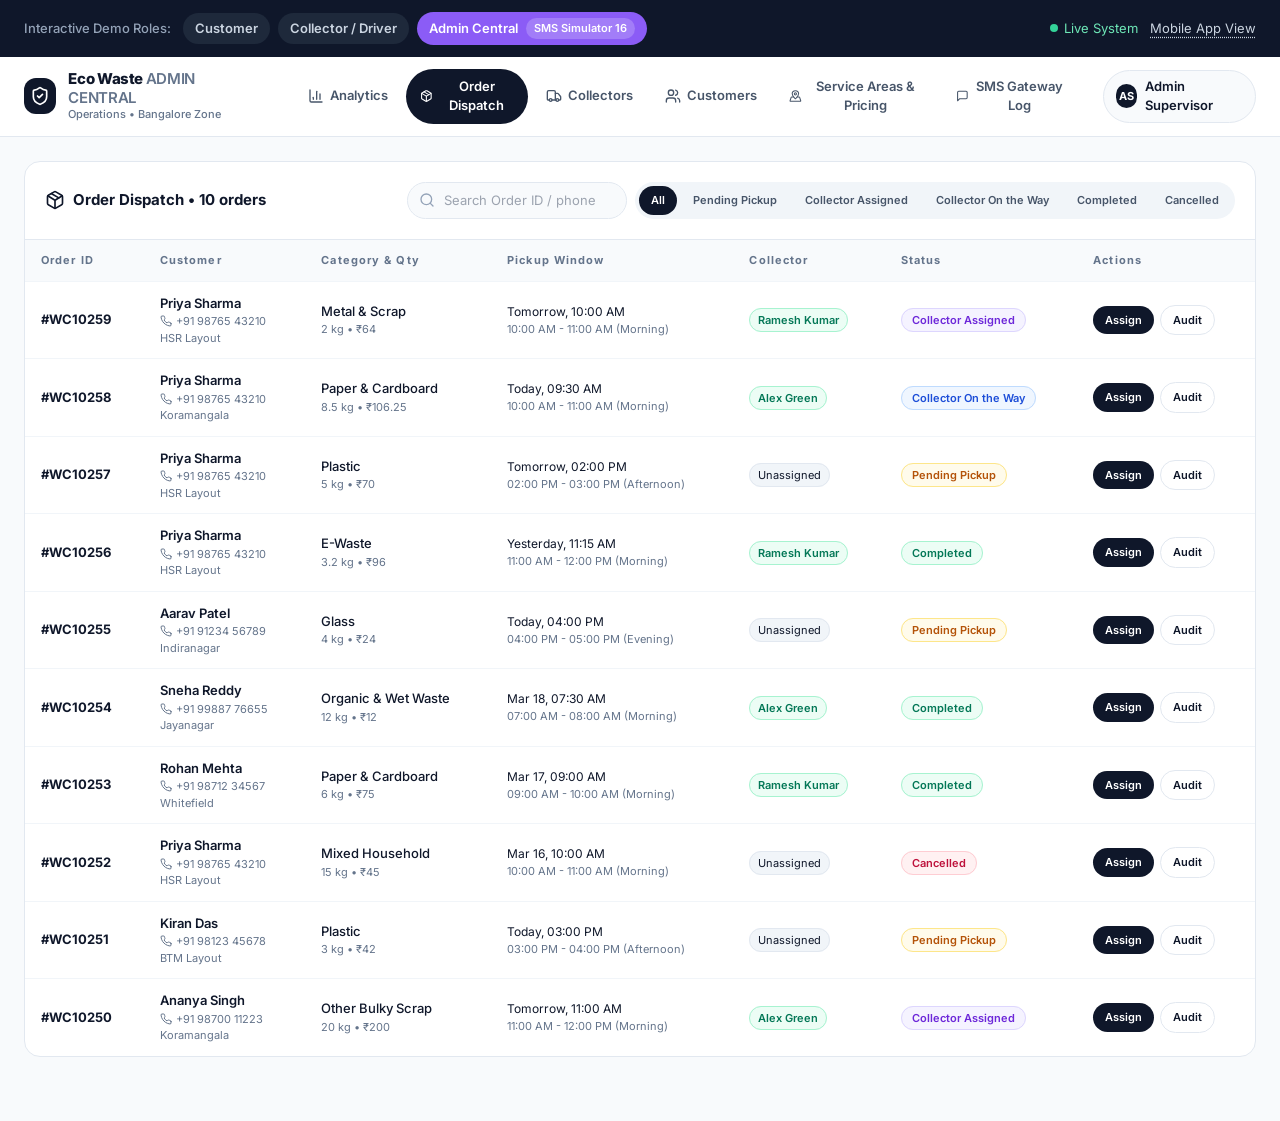
<file: index.html>
<!DOCTYPE html>
<html lang="en">
<head>
  <meta charset="UTF-8">
  <meta name="viewport" content="width=device-width, initial-scale=1">
  <title>React Artifact</title>
  <style>*,:after,:before{--tw-border-spacing-x:0;--tw-border-spacing-y:0;--tw-translate-x:0;--tw-translate-y:0;--tw-rotate:0;--tw-skew-x:0;--tw-skew-y:0;--tw-scale-x:1;--tw-scale-y:1;--tw-pan-x: ;--tw-pan-y: ;--tw-pinch-zoom: ;--tw-scroll-snap-strictness:proximity;--tw-gradient-from-position: ;--tw-gradient-via-position: ;--tw-gradient-to-position: ;--tw-ordinal: ;--tw-slashed-zero: ;--tw-numeric-figure: ;--tw-numeric-spacing: ;--tw-numeric-fraction: ;--tw-ring-inset: ;--tw-ring-offset-width:0px;--tw-ring-offset-color:#fff;--tw-ring-color:rgba(59,130,246,.5);--tw-ring-offset-shadow:0 0 #0000;--tw-ring-shadow:0 0 #0000;--tw-shadow:0 0 #0000;--tw-shadow-colored:0 0 #0000;--tw-blur: ;--tw-brightness: ;--tw-contrast: ;--tw-grayscale: ;--tw-hue-rotate: ;--tw-invert: ;--tw-saturate: ;--tw-sepia: ;--tw-drop-shadow: ;--tw-backdrop-blur: ;--tw-backdrop-brightness: ;--tw-backdrop-contrast: ;--tw-backdrop-grayscale: ;--tw-backdrop-hue-rotate: ;--tw-backdrop-invert: ;--tw-backdrop-opacity: ;--tw-backdrop-saturate: ;--tw-backdrop-sepia: ;--tw-contain-size: ;--tw-contain-layout: ;--tw-contain-paint: ;--tw-contain-style: }::backdrop{--tw-border-spacing-x:0;--tw-border-spacing-y:0;--tw-translate-x:0;--tw-translate-y:0;--tw-rotate:0;--tw-skew-x:0;--tw-skew-y:0;--tw-scale-x:1;--tw-scale-y:1;--tw-pan-x: ;--tw-pan-y: ;--tw-pinch-zoom: ;--tw-scroll-snap-strictness:proximity;--tw-gradient-from-position: ;--tw-gradient-via-position: ;--tw-gradient-to-position: ;--tw-ordinal: ;--tw-slashed-zero: ;--tw-numeric-figure: ;--tw-numeric-spacing: ;--tw-numeric-fraction: ;--tw-ring-inset: ;--tw-ring-offset-width:0px;--tw-ring-offset-color:#fff;--tw-ring-color:rgba(59,130,246,.5);--tw-ring-offset-shadow:0 0 #0000;--tw-ring-shadow:0 0 #0000;--tw-shadow:0 0 #0000;--tw-shadow-colored:0 0 #0000;--tw-blur: ;--tw-brightness: ;--tw-contrast: ;--tw-grayscale: ;--tw-hue-rotate: ;--tw-invert: ;--tw-saturate: ;--tw-sepia: ;--tw-drop-shadow: ;--tw-backdrop-blur: ;--tw-backdrop-brightness: ;--tw-backdrop-contrast: ;--tw-backdrop-grayscale: ;--tw-backdrop-hue-rotate: ;--tw-backdrop-invert: ;--tw-backdrop-opacity: ;--tw-backdrop-saturate: ;--tw-backdrop-sepia: ;--tw-contain-size: ;--tw-contain-layout: ;--tw-contain-paint: ;--tw-contain-style: }/*! tailwindcss v3.4.18 | MIT License | https://tailwindcss.com*/*,:after,:before{box-sizing:border-box;border:0 solid #e5e7eb}:after,:before{--tw-content:""}:host,html{line-height:1.5;-webkit-text-size-adjust:100%;-moz-tab-size:4;-o-tab-size:4;tab-size:4;font-family:ui-sans-serif,system-ui,sans-serif,Apple Color Emoji,Segoe UI Emoji,Segoe UI Symbol,Noto Color Emoji;font-feature-settings:normal;font-variation-settings:normal;-webkit-tap-highlight-color:transparent}body{line-height:inherit}hr{height:0;color:inherit;border-top-width:1px}abbr:where([title]){-webkit-text-decoration:underline dotted;text-decoration:underline dotted}h1,h2,h3,h4,h5,h6{font-size:inherit;font-weight:inherit}a{color:inherit;text-decoration:inherit}b,strong{font-weight:bolder}code,kbd,pre,samp{font-family:ui-monospace,SFMono-Regular,Menlo,Monaco,Consolas,Liberation Mono,Courier New,monospace;font-feature-settings:normal;font-variation-settings:normal;font-size:1em}small{font-size:80%}sub,sup{font-size:75%;line-height:0;position:relative;vertical-align:baseline}sub{bottom:-.25em}sup{top:-.5em}table{text-indent:0;border-color:inherit;border-collapse:collapse}button,input,optgroup,select,textarea{font-family:inherit;font-feature-settings:inherit;font-variation-settings:inherit;font-size:100%;font-weight:inherit;line-height:inherit;letter-spacing:inherit;color:inherit;margin:0;padding:0}button,select{text-transform:none}button,input:where([type=button]),input:where([type=reset]),input:where([type=submit]){-webkit-appearance:button;background-color:transparent;background-image:none}:-moz-focusring{outline:auto}:-moz-ui-invalid{box-shadow:none}progress{vertical-align:baseline}::-webkit-inner-spin-button,::-webkit-outer-spin-button{height:auto}[type=search]{-webkit-appearance:textfield;outline-offset:-2px}::-webkit-search-decoration{-webkit-appearance:none}::-webkit-file-upload-button{-webkit-appearance:button;font:inherit}summary{display:list-item}blockquote,dd,dl,figure,h1,h2,h3,h4,h5,h6,hr,p,pre{margin:0}fieldset{margin:0}fieldset,legend{padding:0}menu,ol,ul{list-style:none;margin:0;padding:0}dialog{padding:0}textarea{resize:vertical}input::-moz-placeholder,textarea::-moz-placeholder{opacity:1;color:#9ca3af}input::placeholder,textarea::placeholder{opacity:1;color:#9ca3af}[role=button],button{cursor:pointer}:disabled{cursor:default}audio,canvas,embed,iframe,img,object,svg,video{display:block;vertical-align:middle}img,video{max-width:100%;height:auto}[hidden]:where(:not([hidden=until-found])){display:none}.fixed{position:fixed}.absolute{position:absolute}.relative{position:relative}.sticky{position:sticky}.inset-0{inset:0}.bottom-0{bottom:0}.bottom-2{bottom:.5rem}.bottom-4{bottom:1rem}.bottom-6{bottom:1.5rem}.left-1\/2{left:50%}.left-3{left:.75rem}.left-4{left:1rem}.left-\[11px\]{left:11px}.left-\[30\%\]{left:30%}.left-\[60\%\]{left:60%}.left-\[70px\]{left:70px}.right-0{right:0}.right-3{right:.75rem}.right-4{right:1rem}.right-\[120px\]{right:120px}.right-\[25\%\]{right:25%}.top-0{top:0}.top-1\/2{top:50%}.top-2{top:.5rem}.top-4{top:1rem}.top-\[25\%\]{top:25%}.top-\[30\%\]{top:30%}.top-\[300px\]{top:300px}.top-\[55\%\]{top:55%}.top-\[80px\]{top:80px}.z-10{z-index:10}.z-20{z-index:20}.z-50{z-index:50}.z-\[60\]{z-index:60}.col-span-12{grid-column:span 12/span 12}.mx-auto{margin-left:auto;margin-right:auto}.-mt-0\.5{margin-top:-.125rem}.-mt-1{margin-top:-.25rem}.mb-5{margin-bottom:1.25rem}.ml-4{margin-left:1rem}.ml-6{margin-left:1.5rem}.ml-auto{margin-left:auto}.mt-0\.5{margin-top:.125rem}.mt-1{margin-top:.25rem}.mt-2{margin-top:.5rem}.mt-3{margin-top:.75rem}.mt-4{margin-top:1rem}.mt-5{margin-top:1.25rem}.mt-6{margin-top:1.5rem}.block{display:block}.flex{display:flex}.inline-flex{display:inline-flex}.table{display:table}.grid{display:grid}.hidden{display:none}.aspect-square{aspect-ratio:1/1}.h-0\.5{height:.125rem}.h-10{height:2.5rem}.h-12{height:3rem}.h-14{height:3.5rem}.h-2{height:.5rem}.h-2\.5{height:.625rem}.h-3{height:.75rem}.h-3\.5{height:.875rem}.h-4{height:1rem}.h-5{height:1.25rem}.h-6{height:1.5rem}.h-8{height:2rem}.h-9{height:2.25rem}.h-\[120px\]{height:120px}.h-\[180px\]{height:180px}.h-\[240px\]{height:240px}.h-\[420px\]{height:420px}.h-\[70\%\]{height:70%}.h-full{height:100%}.max-h-\[240px\]{max-height:240px}.max-h-\[640px\]{max-height:640px}.max-h-\[85vh\]{max-height:85vh}.max-h-\[90vh\]{max-height:90vh}.min-h-screen{min-height:100vh}.w-0\.5{width:.125rem}.w-10{width:2.5rem}.w-12{width:3rem}.w-14{width:3.5rem}.w-2{width:.5rem}.w-2\.5{width:.625rem}.w-3{width:.75rem}.w-3\.5{width:.875rem}.w-4{width:1rem}.w-5{width:1.25rem}.w-6{width:1.5rem}.w-8{width:2rem}.w-9{width:2.25rem}.w-\[180px\]{width:180px}.w-\[40\%\]{width:40%}.w-\[45\%\]{width:45%}.w-\[60\%\]{width:60%}.w-\[85\%\]{width:85%}.w-full{width:100%}.min-w-\[640px\]{min-width:640px}.min-w-\[760px\]{min-width:760px}.max-w-3xl{max-width:48rem}.max-w-\[1080px\]{max-width:1080px}.max-w-\[1440px\]{max-width:1440px}.max-w-\[420px\]{max-width:420px}.max-w-\[520px\]{max-width:520px}.max-w-\[760px\]{max-width:760px}.max-w-full{max-width:100%}.max-w-xl{max-width:36rem}.flex-1{flex:1 1 0%}.shrink-0{flex-shrink:0}.-translate-x-1\/2{--tw-translate-x:-50%}.-translate-x-1\/2,.-translate-y-1\/2{transform:translate(var(--tw-translate-x),var(--tw-translate-y)) rotate(var(--tw-rotate)) skewX(var(--tw-skew-x)) skewY(var(--tw-skew-y)) scaleX(var(--tw-scale-x)) scaleY(var(--tw-scale-y))}.-translate-y-1\/2{--tw-translate-y:-50%}@keyframes pulse{50%{opacity:.5}}.animate-pulse{animation:pulse 2s cubic-bezier(.4,0,.6,1) infinite}.grid-cols-1{grid-template-columns:repeat(1,minmax(0,1fr))}.grid-cols-12{grid-template-columns:repeat(12,minmax(0,1fr))}.grid-cols-2{grid-template-columns:repeat(2,minmax(0,1fr))}.grid-cols-3{grid-template-columns:repeat(3,minmax(0,1fr))}.flex-col{flex-direction:column}.flex-wrap{flex-wrap:wrap}.place-items-center{place-items:center}.items-start{align-items:flex-start}.items-end{align-items:flex-end}.items-center{align-items:center}.items-stretch{align-items:stretch}.justify-start{justify-content:flex-start}.justify-end{justify-content:flex-end}.justify-center{justify-content:center}.justify-between{justify-content:space-between}.gap-1{gap:.25rem}.gap-1\.5{gap:.375rem}.gap-2{gap:.5rem}.gap-2\.5{gap:.625rem}.gap-3{gap:.75rem}.gap-4{gap:1rem}.gap-5{gap:1.25rem}.gap-6{gap:1.5rem}.space-y-2>:not([hidden])~:not([hidden]){--tw-space-y-reverse:0;margin-top:calc(.5rem*(1 - var(--tw-space-y-reverse)));margin-bottom:calc(.5rem*var(--tw-space-y-reverse))}.space-y-3>:not([hidden])~:not([hidden]){--tw-space-y-reverse:0;margin-top:calc(.75rem*(1 - var(--tw-space-y-reverse)));margin-bottom:calc(.75rem*var(--tw-space-y-reverse))}.space-y-4>:not([hidden])~:not([hidden]){--tw-space-y-reverse:0;margin-top:calc(1rem*(1 - var(--tw-space-y-reverse)));margin-bottom:calc(1rem*var(--tw-space-y-reverse))}.space-y-5>:not([hidden])~:not([hidden]){--tw-space-y-reverse:0;margin-top:calc(1.25rem*(1 - var(--tw-space-y-reverse)));margin-bottom:calc(1.25rem*var(--tw-space-y-reverse))}.divide-y>:not([hidden])~:not([hidden]){--tw-divide-y-reverse:0;border-top-width:calc(1px*(1 - var(--tw-divide-y-reverse)));border-bottom-width:calc(1px*var(--tw-divide-y-reverse))}.divide-slate-100>:not([hidden])~:not([hidden]){--tw-divide-opacity:1;border-color:rgb(241 245 249/var(--tw-divide-opacity,1))}.overflow-auto{overflow:auto}.overflow-hidden{overflow:hidden}.overflow-x-auto{overflow-x:auto}.whitespace-nowrap{white-space:nowrap}.rounded-2xl{border-radius:1rem}.rounded-\[20px\]{border-radius:20px}.rounded-\[24px\]{border-radius:24px}.rounded-full{border-radius:9999px}.rounded-xl{border-radius:.75rem}.rounded-t-\[24px\]{border-top-left-radius:24px;border-top-right-radius:24px}.rounded-t-xl{border-top-left-radius:.75rem;border-top-right-radius:.75rem}.border{border-width:1px}.border-2{border-width:2px}.border-4{border-width:4px}.border-b{border-bottom-width:1px}.border-t{border-top-width:1px}.border-dashed{border-style:dashed}.border-amber-200{--tw-border-opacity:1;border-color:rgb(253 230 138/var(--tw-border-opacity,1))}.border-blue-200{--tw-border-opacity:1;border-color:rgb(191 219 254/var(--tw-border-opacity,1))}.border-emerald-200{--tw-border-opacity:1;border-color:rgb(167 243 208/var(--tw-border-opacity,1))}.border-emerald-500{--tw-border-opacity:1;border-color:rgb(16 185 129/var(--tw-border-opacity,1))}.border-lime-200{--tw-border-opacity:1;border-color:rgb(217 249 157/var(--tw-border-opacity,1))}.border-orange-200{--tw-border-opacity:1;border-color:rgb(254 215 170/var(--tw-border-opacity,1))}.border-rose-200{--tw-border-opacity:1;border-color:rgb(254 205 211/var(--tw-border-opacity,1))}.border-sky-200{--tw-border-opacity:1;border-color:rgb(186 230 253/var(--tw-border-opacity,1))}.border-slate-100{--tw-border-opacity:1;border-color:rgb(241 245 249/var(--tw-border-opacity,1))}.border-slate-200{--tw-border-opacity:1;border-color:rgb(226 232 240/var(--tw-border-opacity,1))}.border-slate-300{--tw-border-opacity:1;border-color:rgb(203 213 225/var(--tw-border-opacity,1))}.border-slate-900{--tw-border-opacity:1;border-color:rgb(15 23 42/var(--tw-border-opacity,1))}.border-violet-200{--tw-border-opacity:1;border-color:rgb(221 214 254/var(--tw-border-opacity,1))}.border-violet-300{--tw-border-opacity:1;border-color:rgb(196 181 253/var(--tw-border-opacity,1))}.border-white{--tw-border-opacity:1;border-color:rgb(255 255 255/var(--tw-border-opacity,1))}.border-zinc-300{--tw-border-opacity:1;border-color:rgb(212 212 216/var(--tw-border-opacity,1))}.bg-\[\#0f172a\]{--tw-bg-opacity:1;background-color:rgb(15 23 42/var(--tw-bg-opacity,1))}.bg-\[\#1e293b\]{--tw-bg-opacity:1;background-color:rgb(30 41 59/var(--tw-bg-opacity,1))}.bg-\[\#8b5cf6\]{--tw-bg-opacity:1;background-color:rgb(139 92 246/var(--tw-bg-opacity,1))}.bg-\[\#eef2ff\]{--tw-bg-opacity:1;background-color:rgb(238 242 255/var(--tw-bg-opacity,1))}.bg-\[\#f8fafc\]{--tw-bg-opacity:1;background-color:rgb(248 250 252/var(--tw-bg-opacity,1))}.bg-amber-50{--tw-bg-opacity:1;background-color:rgb(255 251 235/var(--tw-bg-opacity,1))}.bg-amber-500{--tw-bg-opacity:1;background-color:rgb(245 158 11/var(--tw-bg-opacity,1))}.bg-blue-50{--tw-bg-opacity:1;background-color:rgb(239 246 255/var(--tw-bg-opacity,1))}.bg-emerald-100{--tw-bg-opacity:1;background-color:rgb(209 250 229/var(--tw-bg-opacity,1))}.bg-emerald-400{--tw-bg-opacity:1;background-color:rgb(52 211 153/var(--tw-bg-opacity,1))}.bg-emerald-50{--tw-bg-opacity:1;background-color:rgb(236 253 245/var(--tw-bg-opacity,1))}.bg-emerald-500{--tw-bg-opacity:1;background-color:rgb(16 185 129/var(--tw-bg-opacity,1))}.bg-lime-50{--tw-bg-opacity:1;background-color:rgb(247 254 231/var(--tw-bg-opacity,1))}.bg-lime-600{--tw-bg-opacity:1;background-color:rgb(101 163 13/var(--tw-bg-opacity,1))}.bg-orange-50{--tw-bg-opacity:1;background-color:rgb(255 247 237/var(--tw-bg-opacity,1))}.bg-orange-500{--tw-bg-opacity:1;background-color:rgb(249 115 22/var(--tw-bg-opacity,1))}.bg-rose-50{--tw-bg-opacity:1;background-color:rgb(255 241 242/var(--tw-bg-opacity,1))}.bg-sky-50{--tw-bg-opacity:1;background-color:rgb(240 249 255/var(--tw-bg-opacity,1))}.bg-sky-500{--tw-bg-opacity:1;background-color:rgb(14 165 233/var(--tw-bg-opacity,1))}.bg-slate-100{--tw-bg-opacity:1;background-color:rgb(241 245 249/var(--tw-bg-opacity,1))}.bg-slate-200{--tw-bg-opacity:1;background-color:rgb(226 232 240/var(--tw-bg-opacity,1))}.bg-slate-300{--tw-bg-opacity:1;background-color:rgb(203 213 225/var(--tw-bg-opacity,1))}.bg-slate-400{--tw-bg-opacity:1;background-color:rgb(148 163 184/var(--tw-bg-opacity,1))}.bg-slate-50{--tw-bg-opacity:1;background-color:rgb(248 250 252/var(--tw-bg-opacity,1))}.bg-slate-50\/60{background-color:rgba(248,250,252,.6)}.bg-slate-50\/70{background-color:rgba(248,250,252,.7)}.bg-slate-600{--tw-bg-opacity:1;background-color:rgb(71 85 105/var(--tw-bg-opacity,1))}.bg-slate-900{--tw-bg-opacity:1;background-color:rgb(15 23 42/var(--tw-bg-opacity,1))}.bg-slate-900\/40{background-color:rgba(15,23,42,.4)}.bg-violet-100{--tw-bg-opacity:1;background-color:rgb(237 233 254/var(--tw-bg-opacity,1))}.bg-violet-50{--tw-bg-opacity:1;background-color:rgb(245 243 255/var(--tw-bg-opacity,1))}.bg-violet-500{--tw-bg-opacity:1;background-color:rgb(139 92 246/var(--tw-bg-opacity,1))}.bg-violet-600{--tw-bg-opacity:1;background-color:rgb(124 58 237/var(--tw-bg-opacity,1))}.bg-white{--tw-bg-opacity:1;background-color:rgb(255 255 255/var(--tw-bg-opacity,1))}.bg-white\/10{background-color:hsla(0,0%,100%,.1)}.bg-white\/15{background-color:hsla(0,0%,100%,.15)}.bg-white\/20{background-color:hsla(0,0%,100%,.2)}.bg-zinc-100{--tw-bg-opacity:1;background-color:rgb(244 244 245/var(--tw-bg-opacity,1))}.bg-zinc-600{--tw-bg-opacity:1;background-color:rgb(82 82 91/var(--tw-bg-opacity,1))}.bg-\[radial-gradient\(circle_at_30\%_20\%\2c white\2c transparent_60\%\)\]{background-image:radial-gradient(circle at 30% 20%,#fff,transparent 60%)}.bg-gradient-to-br{background-image:linear-gradient(to bottom right,var(--tw-gradient-stops))}.from-emerald-500{--tw-gradient-from:#10b981 var(--tw-gradient-from-position);--tw-gradient-to:rgba(16,185,129,0) var(--tw-gradient-to-position);--tw-gradient-stops:var(--tw-gradient-from),var(--tw-gradient-to)}.via-emerald-500{--tw-gradient-to:rgba(16,185,129,0) var(--tw-gradient-to-position);--tw-gradient-stops:var(--tw-gradient-from),#10b981 var(--tw-gradient-via-position),var(--tw-gradient-to)}.to-lime-400{--tw-gradient-to:#a3e635 var(--tw-gradient-to-position)}.p-1{padding:.25rem}.p-3{padding:.75rem}.p-4{padding:1rem}.p-5{padding:1.25rem}.p-6{padding:1.5rem}.px-2{padding-left:.5rem;padding-right:.5rem}.px-2\.5{padding-left:.625rem;padding-right:.625rem}.px-3{padding-left:.75rem;padding-right:.75rem}.px-3\.5{padding-left:.875rem;padding-right:.875rem}.px-4{padding-left:1rem;padding-right:1rem}.px-5{padding-left:1.25rem;padding-right:1.25rem}.px-6{padding-left:1.5rem;padding-right:1.5rem}.py-0\.5{padding-top:.125rem;padding-bottom:.125rem}.py-1{padding-top:.25rem;padding-bottom:.25rem}.py-1\.5{padding-top:.375rem;padding-bottom:.375rem}.py-2{padding-top:.5rem;padding-bottom:.5rem}.py-2\.5{padding-top:.625rem;padding-bottom:.625rem}.py-3{padding-top:.75rem}.pb-3,.py-3{padding-bottom:.75rem}.pb-5{padding-bottom:1.25rem}.pb-6{padding-bottom:1.5rem}.pl-9{padding-left:2.25rem}.pr-1{padding-right:.25rem}.pr-3{padding-right:.75rem}.pr-4{padding-right:1rem}.text-left{text-align:left}.text-center{text-align:center}.text-\[10px\]{font-size:10px}.text-\[11px\]{font-size:11px}.text-\[12px\]{font-size:12px}.text-\[13px\]{font-size:13px}.text-\[14px\]{font-size:14px}.text-\[15px\]{font-size:15px}.text-\[16px\]{font-size:16px}.text-\[18px\]{font-size:18px}.text-\[20px\]{font-size:20px}.text-\[22px\]{font-size:22px}.text-\[28px\]{font-size:28px}.font-bold{font-weight:700}.font-extrabold{font-weight:800}.font-medium{font-weight:500}.font-semibold{font-weight:600}.leading-4{line-height:1rem}.leading-5{line-height:1.25rem}.leading-\[1\.05\]{line-height:1.05}.leading-tight{line-height:1.25}.tracking-\[0\.18em\]{letter-spacing:.18em}.tracking-tight{letter-spacing:-.025em}.tracking-widest{letter-spacing:.1em}.text-amber-600{--tw-text-opacity:1;color:rgb(217 119 6/var(--tw-text-opacity,1))}.text-amber-700{--tw-text-opacity:1;color:rgb(180 83 9/var(--tw-text-opacity,1))}.text-amber-800{--tw-text-opacity:1;color:rgb(146 64 14/var(--tw-text-opacity,1))}.text-blue-700{--tw-text-opacity:1;color:rgb(29 78 216/var(--tw-text-opacity,1))}.text-emerald-300{--tw-text-opacity:1;color:rgb(110 231 183/var(--tw-text-opacity,1))}.text-emerald-400{--tw-text-opacity:1;color:rgb(52 211 153/var(--tw-text-opacity,1))}.text-emerald-500{--tw-text-opacity:1;color:rgb(16 185 129/var(--tw-text-opacity,1))}.text-emerald-600{--tw-text-opacity:1;color:rgb(5 150 105/var(--tw-text-opacity,1))}.text-emerald-700{--tw-text-opacity:1;color:rgb(4 120 87/var(--tw-text-opacity,1))}.text-rose-700{--tw-text-opacity:1;color:rgb(190 18 60/var(--tw-text-opacity,1))}.text-sky-600{--tw-text-opacity:1;color:rgb(2 132 199/var(--tw-text-opacity,1))}.text-slate-300{--tw-text-opacity:1;color:rgb(203 213 225/var(--tw-text-opacity,1))}.text-slate-400{--tw-text-opacity:1;color:rgb(148 163 184/var(--tw-text-opacity,1))}.text-slate-500{--tw-text-opacity:1;color:rgb(100 116 139/var(--tw-text-opacity,1))}.text-slate-600{--tw-text-opacity:1;color:rgb(71 85 105/var(--tw-text-opacity,1))}.text-slate-700{--tw-text-opacity:1;color:rgb(51 65 85/var(--tw-text-opacity,1))}.text-slate-900{--tw-text-opacity:1;color:rgb(15 23 42/var(--tw-text-opacity,1))}.text-violet-600{--tw-text-opacity:1;color:rgb(124 58 237/var(--tw-text-opacity,1))}.text-violet-700{--tw-text-opacity:1;color:rgb(109 40 217/var(--tw-text-opacity,1))}.text-white{--tw-text-opacity:1;color:rgb(255 255 255/var(--tw-text-opacity,1))}.text-white\/85{color:hsla(0,0%,100%,.85)}.underline{text-decoration-line:underline}.decoration-dotted{text-decoration-style:dotted}.underline-offset-4{text-underline-offset:4px}.opacity-20{opacity:.2}.opacity-30{opacity:.3}.opacity-70{opacity:.7}.shadow{--tw-shadow:0 1px 3px 0 rgba(0,0,0,.1),0 1px 2px -1px rgba(0,0,0,.1);--tw-shadow-colored:0 1px 3px 0 var(--tw-shadow-color),0 1px 2px -1px var(--tw-shadow-color)}.shadow,.shadow-2xl{box-shadow:var(--tw-ring-offset-shadow,0 0 #0000),var(--tw-ring-shadow,0 0 #0000),var(--tw-shadow)}.shadow-2xl{--tw-shadow:0 25px 50px -12px rgba(0,0,0,.25);--tw-shadow-colored:0 25px 50px -12px var(--tw-shadow-color)}.shadow-lg{--tw-shadow:0 10px 15px -3px rgba(0,0,0,.1),0 4px 6px -4px rgba(0,0,0,.1);--tw-shadow-colored:0 10px 15px -3px var(--tw-shadow-color),0 4px 6px -4px var(--tw-shadow-color)}.shadow-lg,.shadow-sm{box-shadow:var(--tw-ring-offset-shadow,0 0 #0000),var(--tw-ring-shadow,0 0 #0000),var(--tw-shadow)}.shadow-sm{--tw-shadow:0 1px 2px 0 rgba(0,0,0,.05);--tw-shadow-colored:0 1px 2px 0 var(--tw-shadow-color)}.outline-none{outline:2px solid transparent;outline-offset:2px}.filter{filter:var(--tw-blur) var(--tw-brightness) var(--tw-contrast) var(--tw-grayscale) var(--tw-hue-rotate) var(--tw-invert) var(--tw-saturate) var(--tw-sepia) var(--tw-drop-shadow)}.backdrop-blur{--tw-backdrop-blur:blur(8px)}.backdrop-blur,.backdrop-blur-sm{backdrop-filter:var(--tw-backdrop-blur) var(--tw-backdrop-brightness) var(--tw-backdrop-contrast) var(--tw-backdrop-grayscale) var(--tw-backdrop-hue-rotate) var(--tw-backdrop-invert) var(--tw-backdrop-opacity) var(--tw-backdrop-saturate) var(--tw-backdrop-sepia)}.backdrop-blur-sm{--tw-backdrop-blur:blur(4px)}.transition{transition-property:color,background-color,border-color,text-decoration-color,fill,stroke,opacity,box-shadow,transform,filter,backdrop-filter;transition-timing-function:cubic-bezier(.4,0,.2,1);transition-duration:.15s}.transition-all{transition-property:all;transition-timing-function:cubic-bezier(.4,0,.2,1);transition-duration:.15s}#root,body,html{min-height:100%}body{margin:0;font-family:Inter,ui-sans-serif,system-ui,-apple-system,BlinkMacSystemFont,Segoe UI,sans-serif}[role=button]:not([aria-disabled=true]),button:not(:disabled),label[for],select:not(:disabled),summary{cursor:pointer}.last\:pb-0:last-child{padding-bottom:0}.hover\:border-slate-300:hover{--tw-border-opacity:1;border-color:rgb(203 213 225/var(--tw-border-opacity,1))}.hover\:bg-\[\#263449\]:hover{--tw-bg-opacity:1;background-color:rgb(38 52 73/var(--tw-bg-opacity,1))}.hover\:bg-emerald-600:hover{--tw-bg-opacity:1;background-color:rgb(5 150 105/var(--tw-bg-opacity,1))}.hover\:bg-slate-100:hover{--tw-bg-opacity:1;background-color:rgb(241 245 249/var(--tw-bg-opacity,1))}.hover\:bg-slate-50:hover{--tw-bg-opacity:1;background-color:rgb(248 250 252/var(--tw-bg-opacity,1))}.hover\:bg-slate-50\/50:hover{background-color:rgba(248,250,252,.5)}.hover\:bg-slate-50\/60:hover{background-color:rgba(248,250,252,.6)}.hover\:bg-slate-50\/70:hover{background-color:rgba(248,250,252,.7)}.hover\:text-white:hover{--tw-text-opacity:1;color:rgb(255 255 255/var(--tw-text-opacity,1))}.hover\:opacity-90:hover{opacity:.9}.focus\:border-slate-900:focus{--tw-border-opacity:1;border-color:rgb(15 23 42/var(--tw-border-opacity,1))}@media (min-width:640px){.sm\:w-\[220px\]{width:220px}.sm\:flex-row{flex-direction:row}.sm\:items-center{align-items:center}}@media (min-width:768px){.md\:col-span-2{grid-column:span 2/span 2}.md\:col-span-4{grid-column:span 4/span 4}.md\:col-span-8{grid-column:span 8/span 8}.md\:ml-6{margin-left:1.5rem}.md\:mt-0{margin-top:0}.md\:block{display:block}.md\:flex{display:flex}.md\:inline-flex{display:inline-flex}.md\:hidden{display:none}.md\:w-\[240px\]{width:240px}.md\:w-auto{width:auto}.md\:max-w-\[560px\]{max-width:560px}.md\:grid-cols-2{grid-template-columns:repeat(2,minmax(0,1fr))}.md\:grid-cols-3{grid-template-columns:repeat(3,minmax(0,1fr))}.md\:grid-cols-4{grid-template-columns:repeat(4,minmax(0,1fr))}.md\:items-center{align-items:center}.md\:gap-5{gap:1.25rem}.md\:rounded-2xl{border-radius:1rem}.md\:p-5{padding:1.25rem}.md\:p-6{padding:1.5rem}.md\:p-8{padding:2rem}.md\:px-6{padding-left:1.5rem;padding-right:1.5rem}.md\:text-\[36px\]{font-size:36px}}@media (min-width:1024px){.lg\:col-span-4{grid-column:span 4/span 4}.lg\:col-span-8{grid-column:span 8/span 8}.lg\:ml-auto{margin-left:auto}.lg\:flex{display:flex}.lg\:hidden{display:none}.lg\:w-auto{width:auto}.lg\:grid-cols-3{grid-template-columns:repeat(3,minmax(0,1fr))}.lg\:grid-cols-4{grid-template-columns:repeat(4,minmax(0,1fr))}.lg\:grid-cols-8{grid-template-columns:repeat(8,minmax(0,1fr))}.lg\:flex-row{flex-direction:row}.lg\:items-center{align-items:center}}</style>
</head>
<body>
  <div id="root"></div>
  
  <script type="module">var Bc=Object.create;var{getPrototypeOf:Vc,defineProperty:wo,getOwnPropertyNames:Hc}=Object;var Uc=Object.prototype.hasOwnProperty;var Ue=(e,t,n)=>{n=e!=null?Bc(Vc(e)):{};let r=t||!e||!e.__esModule?wo(n,"default",{value:e,enumerable:!0}):n;for(let l of Hc(e))if(!Uc.call(r,l))wo(r,l,{get:()=>e[l],enumerable:!0});return r};var Qr=(e,t)=>()=>(t||e((t={exports:{}}).exports,t),t.exports);var Qc=(e,t)=>{for(var n in t)wo(e,n,{get:t[n],enumerable:!0,configurable:!0,set:(r)=>t[n]=()=>r})};var Kc=(e,t)=>()=>(e&&(t=e(e=0)),t);var Tt=Qr((sf)=>{var Dn=Symbol.for("react.element"),Gc=Symbol.for("react.portal"),Yc=Symbol.for("react.fragment"),Xc=Symbol.for("react.strict_mode"),Zc=Symbol.for("react.profiler"),Jc=Symbol.for("react.provider"),qc=Symbol.for("react.context"),jc=Symbol.for("react.forward_ref"),ef=Symbol.for("react.suspense"),tf=Symbol.for("react.memo"),nf=Symbol.for("react.lazy"),Ki=Symbol.iterator;function rf(e){if(e===null||typeof e!=="object")return null;return e=Ki&&e[Ki]||e["@@iterator"],typeof e==="function"?e:null}var Xi={isMounted:function(){return!1},enqueueForceUpdate:function(){},enqueueReplaceState:function(){},enqueueSetState:function(){}},Zi=Object.assign,Ji={};function Xt(e,t,n){this.props=e,this.context=t,this.refs=Ji,this.updater=n||Xi}Xt.prototype.isReactComponent={};Xt.prototype.setState=function(e,t){if(typeof e!=="object"&&typeof e!=="function"&&e!=null)throw Error("setState(...): takes an object of state variables to update or a function which returns an object of state variables.");this.updater.enqueueSetState(this,e,t,"setState")};Xt.prototype.forceUpdate=function(e){this.updater.enqueueForceUpdate(this,e,"forceUpdate")};function qi(){}qi.prototype=Xt.prototype;function ko(e,t,n){this.props=e,this.context=t,this.refs=Ji,this.updater=n||Xi}var So=ko.prototype=new qi;So.constructor=ko;Zi(So,Xt.prototype);So.isPureReactComponent=!0;var Gi=Array.isArray,ji=Object.prototype.hasOwnProperty,Co={current:null},eu={key:!0,ref:!0,__self:!0,__source:!0};function tu(e,t,n){var r,l={},o=null,a=null;if(t!=null)for(r in t.ref!==void 0&&(a=t.ref),t.key!==void 0&&(o=""+t.key),t)ji.call(t,r)&&!eu.hasOwnProperty(r)&&(l[r]=t[r]);var d=arguments.length-2;if(d===1)l.children=n;else if(1<d){for(var c=Array(d),m=0;m<d;m++)c[m]=arguments[m+2];l.children=c}if(e&&e.defaultProps)for(r in d=e.defaultProps,d)l[r]===void 0&&(l[r]=d[r]);return{$$typeof:Dn,type:e,key:o,ref:a,props:l,_owner:Co.current}}function lf(e,t){return{$$typeof:Dn,type:e.type,key:t,ref:e.ref,props:e.props,_owner:e._owner}}function bo(e){return typeof e==="object"&&e!==null&&e.$$typeof===Dn}function of(e){var t={"=":"=0",":":"=2"};return"$"+e.replace(/[=:]/g,function(n){return t[n]})}var Yi=/\/+/g;function xo(e,t){return typeof e==="object"&&e!==null&&e.key!=null?of(""+e.key):t.toString(36)}function Gr(e,t,n,r,l){var o=typeof e;if(o==="undefined"||o==="boolean")e=null;var a=!1;if(e===null)a=!0;else switch(o){case"string":case"number":a=!0;break;case"object":switch(e.$$typeof){case Dn:case Gc:a=!0}}if(a)return a=e,l=l(a),e=r===""?"."+xo(a,0):r,Gi(l)?(n="",e!=null&&(n=e.replace(Yi,"$&/")+"/"),Gr(l,t,n,"",function(m){return m})):l!=null&&(bo(l)&&(l=lf(l,n+(!l.key||a&&a.key===l.key?"":(""+l.key).replace(Yi,"$&/")+"/")+e)),t.push(l)),1;if(a=0,r=r===""?".":r+":",Gi(e))for(var d=0;d<e.length;d++){o=e[d];var c=r+xo(o,d);a+=Gr(o,t,n,c,l)}else if(c=rf(e),typeof c==="function")for(e=c.call(e),d=0;!(o=e.next()).done;)o=o.value,c=r+xo(o,d++),a+=Gr(o,t,n,c,l);else if(o==="object")throw t=String(e),Error("Objects are not valid as a React child (found: "+(t==="[object Object]"?"object with keys {"+Object.keys(e).join(", ")+"}":t)+"). If you meant to render a collection of children, use an array instead.");return a}function Kr(e,t,n){if(e==null)return e;var r=[],l=0;return Gr(e,r,"","",function(o){return t.call(n,o,l++)}),r}function af(e){if(e._status===-1){var t=e._result;t=t(),t.then(function(n){if(e._status===0||e._status===-1)e._status=1,e._result=n},function(n){if(e._status===0||e._status===-1)e._status=2,e._result=n}),e._status===-1&&(e._status=0,e._result=t)}if(e._status===1)return e._result.default;throw e._result}var ie={current:null},Yr={transition:null},uf={ReactCurrentDispatcher:ie,ReactCurrentBatchConfig:Yr,ReactCurrentOwner:Co};function nu(){throw Error("act(...) is not supported in production builds of React.")}sf.Children={map:Kr,forEach:function(e,t,n){Kr(e,function(){t.apply(this,arguments)},n)},count:function(e){var t=0;return Kr(e,function(){t++}),t},toArray:function(e){return Kr(e,function(t){return t})||[]},only:function(e){if(!bo(e))throw Error("React.Children.only expected to receive a single React element child.");return e}};sf.Component=Xt;sf.Fragment=Yc;sf.Profiler=Zc;sf.PureComponent=ko;sf.StrictMode=Xc;sf.Suspense=ef;sf.__SECRET_INTERNALS_DO_NOT_USE_OR_YOU_WILL_BE_FIRED=uf;sf.act=nu;sf.cloneElement=function(e,t,n){if(e===null||e===void 0)throw Error("React.cloneElement(...): The argument must be a React element, but you passed "+e+".");var r=Zi({},e.props),l=e.key,o=e.ref,a=e._owner;if(t!=null){if(t.ref!==void 0&&(o=t.ref,a=Co.current),t.key!==void 0&&(l=""+t.key),e.type&&e.type.defaultProps)var d=e.type.defaultProps;for(c in t)ji.call(t,c)&&!eu.hasOwnProperty(c)&&(r[c]=t[c]===void 0&&d!==void 0?d[c]:t[c])}var c=arguments.length-2;if(c===1)r.children=n;else if(1<c){d=Array(c);for(var m=0;m<c;m++)d[m]=arguments[m+2];r.children=d}return{$$typeof:Dn,type:e.type,key:l,ref:o,props:r,_owner:a}};sf.createContext=function(e){return e={$$typeof:qc,_currentValue:e,_currentValue2:e,_threadCount:0,Provider:null,Consumer:null,_defaultValue:null,_globalName:null},e.Provider={$$typeof:Jc,_context:e},e.Consumer=e};sf.createElement=tu;sf.createFactory=function(e){var t=tu.bind(null,e);return t.type=e,t};sf.createRef=function(){return{current:null}};sf.forwardRef=function(e){return{$$typeof:jc,render:e}};sf.isValidElement=bo;sf.lazy=function(e){return{$$typeof:nf,_payload:{_status:-1,_result:e},_init:af}};sf.memo=function(e,t){return{$$typeof:tf,type:e,compare:t===void 0?null:t}};sf.startTransition=function(e){var t=Yr.transition;Yr.transition={};try{e()}finally{Yr.transition=t}};sf.unstable_act=nu;sf.useCallback=function(e,t){return ie.current.useCallback(e,t)};sf.useContext=function(e){return ie.current.useContext(e)};sf.useDebugValue=function(){};sf.useDeferredValue=function(e){return ie.current.useDeferredValue(e)};sf.useEffect=function(e,t){return ie.current.useEffect(e,t)};sf.useId=function(){return ie.current.useId()};sf.useImperativeHandle=function(e,t,n){return ie.current.useImperativeHandle(e,t,n)};sf.useInsertionEffect=function(e,t){return ie.current.useInsertionEffect(e,t)};sf.useLayoutEffect=function(e,t){return ie.current.useLayoutEffect(e,t)};sf.useMemo=function(e,t){return ie.current.useMemo(e,t)};sf.useReducer=function(e,t,n){return ie.current.useReducer(e,t,n)};sf.useRef=function(e){return ie.current.useRef(e)};sf.useState=function(e){return ie.current.useState(e)};sf.useSyncExternalStore=function(e,t,n){return ie.current.useSyncExternalStore(e,t,n)};sf.useTransition=function(){return ie.current.useTransition()};sf.version="18.3.1"});var su=Qr((Gf)=>{function Po(e,t){var n=e.length;e.push(t);e:for(;0<n;){var r=n-1>>>1,l=e[r];if(0<Xr(l,t))e[r]=t,e[n]=l,n=r;else break e}}function Pe(e){return e.length===0?null:e[0]}function jr(e){if(e.length===0)return null;var t=e[0],n=e.pop();if(n!==t){e[0]=n;e:for(var r=0,l=e.length,o=l>>>1;r<o;){var a=2*(r+1)-1,d=e[a],c=a+1,m=e[c];if(0>Xr(d,n))c<l&&0>Xr(m,d)?(e[r]=m,e[c]=n,r=c):(e[r]=d,e[a]=n,r=a);else if(c<l&&0>Xr(m,n))e[r]=m,e[c]=n,r=c;else break e}}return t}function Xr(e,t){var n=e.sortIndex-t.sortIndex;return n!==0?n:e.id-t.id}if(typeof performance==="object"&&typeof performance.now==="function")To=performance,Gf.unstable_now=function(){return To.now()};else Zr=Date,_o=Zr.now(),Gf.unstable_now=function(){return Zr.now()-_o};var To,Zr,_o,Fe=[],nt=[],Kf=1,we=null,ne=3,el=!1,_t=!1,Fn=!1,lu=typeof setTimeout==="function"?setTimeout:null,ou=typeof clearTimeout==="function"?clearTimeout:null,ru=typeof setImmediate<"u"?setImmediate:null;typeof navigator<"u"&&navigator.scheduling!==void 0&&navigator.scheduling.isInputPending!==void 0&&navigator.scheduling.isInputPending.bind(navigator.scheduling);function Mo(e){for(var t=Pe(nt);t!==null;){if(t.callback===null)jr(nt);else if(t.startTime<=e)jr(nt),t.sortIndex=t.expirationTime,Po(Fe,t);else break;t=Pe(nt)}}function Oo(e){if(Fn=!1,Mo(e),!_t)if(Pe(Fe)!==null)_t=!0,Ro(zo);else{var t=Pe(nt);t!==null&&Do(Oo,t.startTime-e)}}function zo(e,t){_t=!1,Fn&&(Fn=!1,ou(In),In=-1),el=!0;var n=ne;try{Mo(t);for(we=Pe(Fe);we!==null&&(!(we.expirationTime>t)||e&&!uu());){var r=we.callback;if(typeof r==="function"){we.callback=null,ne=we.priorityLevel;var l=r(we.expirationTime<=t);t=Gf.unstable_now(),typeof l==="function"?we.callback=l:we===Pe(Fe)&&jr(Fe),Mo(t)}else jr(Fe);we=Pe(Fe)}if(we!==null)var o=!0;else{var a=Pe(nt);a!==null&&Do(Oo,a.startTime-t),o=!1}return o}finally{we=null,ne=n,el=!1}}var tl=!1,Jr=null,In=-1,au=5,iu=-1;function uu(){return Gf.unstable_now()-iu<au?!1:!0}function Eo(){if(Jr!==null){var e=Gf.unstable_now();iu=e;var t=!0;try{t=Jr(!0,e)}finally{t?Ln():(tl=!1,Jr=null)}}else tl=!1}var Ln;if(typeof ru==="function")Ln=function(){ru(Eo)};else if(typeof MessageChannel<"u")qr=new MessageChannel,Ao=qr.port2,qr.port1.onmessage=Eo,Ln=function(){Ao.postMessage(null)};else Ln=function(){lu(Eo,0)};var qr,Ao;function Ro(e){Jr=e,tl||(tl=!0,Ln())}function Do(e,t){In=lu(function(){e(Gf.unstable_now())},t)}Gf.unstable_IdlePriority=5;Gf.unstable_ImmediatePriority=1;Gf.unstable_LowPriority=4;Gf.unstable_NormalPriority=3;Gf.unstable_Profiling=null;Gf.unstable_UserBlockingPriority=2;Gf.unstable_cancelCallback=function(e){e.callback=null};Gf.unstable_continueExecution=function(){_t||el||(_t=!0,Ro(zo))};Gf.unstable_forceFrameRate=function(e){0>e||125<e?console.error("forceFrameRate takes a positive int between 0 and 125, forcing frame rates higher than 125 fps is not supported"):au=0<e?Math.floor(1000/e):5};Gf.unstable_getCurrentPriorityLevel=function(){return ne};Gf.unstable_getFirstCallbackNode=function(){return Pe(Fe)};Gf.unstable_next=function(e){switch(ne){case 1:case 2:case 3:var t=3;break;default:t=ne}var n=ne;ne=t;try{return e()}finally{ne=n}};Gf.unstable_pauseExecution=function(){};Gf.unstable_requestPaint=function(){};Gf.unstable_runWithPriority=function(e,t){switch(e){case 1:case 2:case 3:case 4:case 5:break;default:e=3}var n=ne;ne=e;try{return t()}finally{ne=n}};Gf.unstable_scheduleCallback=function(e,t,n){var r=Gf.unstable_now();switch(typeof n==="object"&&n!==null?(n=n.delay,n=typeof n==="number"&&0<n?r+n:r):n=r,e){case 1:var l=-1;break;case 2:l=250;break;case 5:l=1073741823;break;case 4:l=1e4;break;default:l=5000}return l=n+l,e={id:Kf++,callback:t,priorityLevel:e,startTime:n,expirationTime:l,sortIndex:-1},n>r?(e.sortIndex=n,Po(nt,e),Pe(Fe)===null&&e===Pe(nt)&&(Fn?(ou(In),In=-1):Fn=!0,Do(Oo,n-r))):(e.sortIndex=l,Po(Fe,e),_t||el||(_t=!0,Ro(zo))),e};Gf.unstable_shouldYield=uu;Gf.unstable_wrapCallback=function(e){var t=ne;return function(){var n=ne;ne=t;try{return e.apply(this,arguments)}finally{ne=n}}}});var Bi={};Qc(Bi,{version:()=>Sc,unstable_renderSubtreeIntoContainer:()=>kc,unstable_batchedUpdates:()=>xc,unmountComponentAtNode:()=>wc,render:()=>Nc,hydrateRoot:()=>yc,hydrate:()=>hc,flushSync:()=>gc,findDOMNode:()=>vc,createRoot:()=>mc,createPortal:()=>pc,__SECRET_INTERNALS_DO_NOT_USE_OR_YOU_WILL_BE_FIRED:()=>fc});function N(e){for(var t="https://reactjs.org/docs/error-decoder.html?invariant="+e,n=1;n<arguments.length;n++)t+="&args[]="+encodeURIComponent(arguments[n]);return"Minified React error #"+e+"; visit "+t+" for the full message or use the non-minified dev environment for full errors and additional helpful warnings."}function Ht(e,t){yn(e,t),yn(e+"Capture",t)}function yn(e,t){sr[e]=t;for(e=0;e<t.length;e++)vs.add(t[e])}function pp(e){if(ra.call(cu,e))return!0;if(ra.call(du,e))return!1;if(fp.test(e))return cu[e]=!0;return du[e]=!0,!1}function mp(e,t,n,r){if(n!==null&&n.type===0)return!1;switch(typeof t){case"function":case"symbol":return!0;case"boolean":if(r)return!1;if(n!==null)return!n.acceptsBooleans;return e=e.toLowerCase().slice(0,5),e!=="data-"&&e!=="aria-";default:return!1}}function vp(e,t,n,r){if(t===null||typeof t>"u"||mp(e,t,n,r))return!0;if(r)return!1;if(n!==null)switch(n.type){case 3:return!t;case 4:return t===!1;case 5:return isNaN(t);case 6:return isNaN(t)||1>t}return!1}function de(e,t,n,r,l,o,a){this.acceptsBooleans=t===2||t===3||t===4,this.attributeName=r,this.attributeNamespace=l,this.mustUseProperty=n,this.propertyName=e,this.type=t,this.sanitizeURL=o,this.removeEmptyString=a}function qa(e){return e[1].toUpperCase()}function ja(e,t,n,r){var l=te.hasOwnProperty(t)?te[t]:null;if(l!==null?l.type!==0:r||!(2<t.length)||t[0]!=="o"&&t[0]!=="O"||t[1]!=="n"&&t[1]!=="N")vp(t,n,l,r)&&(n=null),r||l===null?pp(t)&&(n===null?e.removeAttribute(t):e.setAttribute(t,""+n)):l.mustUseProperty?e[l.propertyName]=n===null?l.type===3?!1:"":n:(t=l.attributeName,r=l.attributeNamespace,n===null?e.removeAttribute(t):(l=l.type,n=l===3||l===4&&n===!0?"":""+n,r?e.setAttributeNS(r,t,n):e.setAttribute(t,n)))}function Wn(e){if(e===null||typeof e!=="object")return null;return e=fu&&e[fu]||e["@@iterator"],typeof e==="function"?e:null}function Kn(e){if(Lo===void 0)try{throw Error()}catch(n){var t=n.stack.trim().match(/\n( *(at )?)/);Lo=t&&t[1]||""}return`
`+Lo+e}function Io(e,t){if(!e||Fo)return"";Fo=!0;var n=Error.prepareStackTrace;Error.prepareStackTrace=void 0;try{if(t)if(t=function(){throw Error()},Object.defineProperty(t.prototype,"props",{set:function(){throw Error()}}),typeof Reflect==="object"&&Reflect.construct){try{Reflect.construct(t,[])}catch(m){var r=m}Reflect.construct(e,[],t)}else{try{t.call()}catch(m){r=m}e.call(t.prototype)}else{try{throw Error()}catch(m){r=m}e()}}catch(m){if(m&&r&&typeof m.stack==="string"){for(var l=m.stack.split(`
`),o=r.stack.split(`
`),a=l.length-1,d=o.length-1;1<=a&&0<=d&&l[a]!==o[d];)d--;for(;1<=a&&0<=d;a--,d--)if(l[a]!==o[d]){if(a!==1||d!==1)do if(a--,d--,0>d||l[a]!==o[d]){var c=`
`+l[a].replace(" at new "," at ");return e.displayName&&c.includes("<anonymous>")&&(c=c.replace("<anonymous>",e.displayName)),c}while(1<=a&&0<=d);break}}}finally{Fo=!1,Error.prepareStackTrace=n}return(e=e?e.displayName||e.name:"")?Kn(e):""}function gp(e){switch(e.tag){case 5:return Kn(e.type);case 16:return Kn("Lazy");case 13:return Kn("Suspense");case 19:return Kn("SuspenseList");case 0:case 2:case 15:return e=Io(e.type,!1),e;case 11:return e=Io(e.type.render,!1),e;case 1:return e=Io(e.type,!0),e;default:return""}}function ia(e){if(e==null)return null;if(typeof e==="function")return e.displayName||e.name||null;if(typeof e==="string")return e;switch(e){case en:return"Fragment";case jt:return"Portal";case la:return"Profiler";case ei:return"StrictMode";case oa:return"Suspense";case aa:return"SuspenseList"}if(typeof e==="object")switch(e.$$typeof){case hs:return(e.displayName||"Context")+".Consumer";case gs:return(e._context.displayName||"Context")+".Provider";case ti:var t=e.render;return e=e.displayName,e||(e=t.displayName||t.name||"",e=e!==""?"ForwardRef("+e+")":"ForwardRef"),e;case ni:return t=e.displayName||null,t!==null?t:ia(e.type)||"Memo";case lt:t=e._payload,e=e._init;try{return ia(e(t))}catch(n){}}return null}function hp(e){var t=e.type;switch(e.tag){case 24:return"Cache";case 9:return(t.displayName||"Context")+".Consumer";case 10:return(t._context.displayName||"Context")+".Provider";case 18:return"DehydratedFragment";case 11:return e=t.render,e=e.displayName||e.name||"",t.displayName||(e!==""?"ForwardRef("+e+")":"ForwardRef");case 7:return"Fragment";case 5:return t;case 4:return"Portal";case 3:return"Root";case 6:return"Text";case 16:return ia(t);case 8:return t===ei?"StrictMode":"Mode";case 22:return"Offscreen";case 12:return"Profiler";case 21:return"Scope";case 13:return"Suspense";case 19:return"SuspenseList";case 25:return"TracingMarker";case 1:case 0:case 17:case 2:case 14:case 15:if(typeof t==="function")return t.displayName||t.name||null;if(typeof t==="string")return t}return null}function yt(e){switch(typeof e){case"boolean":case"number":case"string":case"undefined":return e;case"object":return e;default:return""}}function Ns(e){var t=e.type;return(e=e.nodeName)&&e.toLowerCase()==="input"&&(t==="checkbox"||t==="radio")}function yp(e){var t=Ns(e)?"checked":"value",n=Object.getOwnPropertyDescriptor(e.constructor.prototype,t),r=""+e[t];if(!e.hasOwnProperty(t)&&typeof n<"u"&&typeof n.get==="function"&&typeof n.set==="function"){var{get:l,set:o}=n;return Object.defineProperty(e,t,{configurable:!0,get:function(){return l.call(this)},set:function(a){r=""+a,o.call(this,a)}}),Object.defineProperty(e,t,{enumerable:n.enumerable}),{getValue:function(){return r},setValue:function(a){r=""+a},stopTracking:function(){e._valueTracker=null,delete e[t]}}}}function rl(e){e._valueTracker||(e._valueTracker=yp(e))}function ws(e){if(!e)return!1;var t=e._valueTracker;if(!t)return!0;var n=t.getValue(),r="";return e&&(r=Ns(e)?e.checked?"true":"false":e.value),e=r,e!==n?(t.setValue(e),!0):!1}function Tl(e){if(e=e||(typeof document<"u"?document:void 0),typeof e>"u")return null;try{return e.activeElement||e.body}catch(t){return e.body}}function ua(e,t){var n=t.checked;return U({},t,{defaultChecked:void 0,defaultValue:void 0,value:void 0,checked:n!=null?n:e._wrapperState.initialChecked})}function pu(e,t){var n=t.defaultValue==null?"":t.defaultValue,r=t.checked!=null?t.checked:t.defaultChecked;n=yt(t.value!=null?t.value:n),e._wrapperState={initialChecked:r,initialValue:n,controlled:t.type==="checkbox"||t.type==="radio"?t.checked!=null:t.value!=null}}function xs(e,t){t=t.checked,t!=null&&ja(e,"checked",t,!1)}function sa(e,t){xs(e,t);var n=yt(t.value),r=t.type;if(n!=null)if(r==="number"){if(n===0&&e.value===""||e.value!=n)e.value=""+n}else e.value!==""+n&&(e.value=""+n);else if(r==="submit"||r==="reset"){e.removeAttribute("value");return}t.hasOwnProperty("value")?da(e,t.type,n):t.hasOwnProperty("defaultValue")&&da(e,t.type,yt(t.defaultValue)),t.checked==null&&t.defaultChecked!=null&&(e.defaultChecked=!!t.defaultChecked)}function mu(e,t,n){if(t.hasOwnProperty("value")||t.hasOwnProperty("defaultValue")){var r=t.type;if(!(r!=="submit"&&r!=="reset"||t.value!==void 0&&t.value!==null))return;t=""+e._wrapperState.initialValue,n||t===e.value||(e.value=t),e.defaultValue=t}n=e.name,n!==""&&(e.name=""),e.defaultChecked=!!e._wrapperState.initialChecked,n!==""&&(e.name=n)}function da(e,t,n){if(t!=="number"||Tl(e.ownerDocument)!==e)n==null?e.defaultValue=""+e._wrapperState.initialValue:e.defaultValue!==""+n&&(e.defaultValue=""+n)}function fn(e,t,n,r){if(e=e.options,t){t={};for(var l=0;l<n.length;l++)t["$"+n[l]]=!0;for(n=0;n<e.length;n++)l=t.hasOwnProperty("$"+e[n].value),e[n].selected!==l&&(e[n].selected=l),l&&r&&(e[n].defaultSelected=!0)}else{n=""+yt(n),t=null;for(l=0;l<e.length;l++){if(e[l].value===n){e[l].selected=!0,r&&(e[l].defaultSelected=!0);return}t!==null||e[l].disabled||(t=e[l])}t!==null&&(t.selected=!0)}}function ca(e,t){if(t.dangerouslySetInnerHTML!=null)throw Error(N(91));return U({},t,{value:void 0,defaultValue:void 0,children:""+e._wrapperState.initialValue})}function vu(e,t){var n=t.value;if(n==null){if(n=t.children,t=t.defaultValue,n!=null){if(t!=null)throw Error(N(92));if(Gn(n)){if(1<n.length)throw Error(N(93));n=n[0]}t=n}t==null&&(t=""),n=t}e._wrapperState={initialValue:yt(n)}}function ks(e,t){var n=yt(t.value),r=yt(t.defaultValue);n!=null&&(n=""+n,n!==e.value&&(e.value=n),t.defaultValue==null&&e.defaultValue!==n&&(e.defaultValue=n)),r!=null&&(e.defaultValue=""+r)}function gu(e){var t=e.textContent;t===e._wrapperState.initialValue&&t!==""&&t!==null&&(e.value=t)}function Ss(e){switch(e){case"svg":return"http://www.w3.org/2000/svg";case"math":return"http://www.w3.org/1998/Math/MathML";default:return"http://www.w3.org/1999/xhtml"}}function fa(e,t){return e==null||e==="http://www.w3.org/1999/xhtml"?Ss(t):e==="http://www.w3.org/2000/svg"&&t==="foreignObject"?"http://www.w3.org/1999/xhtml":e}function dr(e,t){if(t){var n=e.firstChild;if(n&&n===e.lastChild&&n.nodeType===3){n.nodeValue=t;return}}e.textContent=t}function bs(e,t,n){return t==null||typeof t==="boolean"||t===""?"":n||typeof t!=="number"||t===0||er.hasOwnProperty(e)&&er[e]?(""+t).trim():t+"px"}function Es(e,t){e=e.style;for(var n in t)if(t.hasOwnProperty(n)){var r=n.indexOf("--")===0,l=bs(n,t[n],r);n==="float"&&(n="cssFloat"),r?e.setProperty(n,l):e[n]=l}}function pa(e,t){if(t){if(wp[e]&&(t.children!=null||t.dangerouslySetInnerHTML!=null))throw Error(N(137,e));if(t.dangerouslySetInnerHTML!=null){if(t.children!=null)throw Error(N(60));if(typeof t.dangerouslySetInnerHTML!=="object"||!("__html"in t.dangerouslySetInnerHTML))throw Error(N(61))}if(t.style!=null&&typeof t.style!=="object")throw Error(N(62))}}function ma(e,t){if(e.indexOf("-")===-1)return typeof t.is==="string";switch(e){case"annotation-xml":case"color-profile":case"font-face":case"font-face-src":case"font-face-uri":case"font-face-format":case"font-face-name":case"missing-glyph":return!1;default:return!0}}function ri(e){return e=e.target||e.srcElement||window,e.correspondingUseElement&&(e=e.correspondingUseElement),e.nodeType===3?e.parentNode:e}function hu(e){if(e=Tr(e)){if(typeof ga!=="function")throw Error(N(280));var t=e.stateNode;t&&(t=no(t),ga(e.stateNode,e.type,t))}}function Ps(e){pn?mn?mn.push(e):mn=[e]:pn=e}function Ts(){if(pn){var e=pn,t=mn;if(mn=pn=null,hu(e),t)for(e=0;e<t.length;e++)hu(t[e])}}function _s(e,t){return e(t)}function Ms(){}function As(e,t,n){if(Wo)return e(t,n);Wo=!0;try{return _s(e,t,n)}finally{if(Wo=!1,pn!==null||mn!==null)Ms(),Ts()}}function cr(e,t){var n=e.stateNode;if(n===null)return null;var r=no(n);if(r===null)return null;n=r[t];e:switch(t){case"onClick":case"onClickCapture":case"onDoubleClick":case"onDoubleClickCapture":case"onMouseDown":case"onMouseDownCapture":case"onMouseMove":case"onMouseMoveCapture":case"onMouseUp":case"onMouseUpCapture":case"onMouseEnter":(r=!r.disabled)||(e=e.type,r=!(e==="button"||e==="input"||e==="select"||e==="textarea")),e=!r;break e;default:e=!1}if(e)return null;if(n&&typeof n!=="function")throw Error(N(231,t,typeof n));return n}function xp(e,t,n,r,l,o,a,d,c){var m=Array.prototype.slice.call(arguments,3);try{t.apply(n,m)}catch(g){this.onError(g)}}function Sp(e,t,n,r,l,o,a,d,c){tr=!1,_l=null,xp.apply(kp,arguments)}function Cp(e,t,n,r,l,o,a,d,c){if(Sp.apply(this,arguments),tr){if(tr){var m=_l;tr=!1,_l=null}else throw Error(N(198));Ml||(Ml=!0,ya=m)}}function Ut(e){var t=e,n=e;if(e.alternate)for(;t.return;)t=t.return;else{e=t;do t=e,(t.flags&4098)!==0&&(n=t.return),e=t.return;while(e)}return t.tag===3?n:null}function Os(e){if(e.tag===13){var t=e.memoizedState;if(t===null&&(e=e.alternate,e!==null&&(t=e.memoizedState)),t!==null)return t.dehydrated}return null}function yu(e){if(Ut(e)!==e)throw Error(N(188))}function bp(e){var t=e.alternate;if(!t){if(t=Ut(e),t===null)throw Error(N(188));return t!==e?null:e}for(var n=e,r=t;;){var l=n.return;if(l===null)break;var o=l.alternate;if(o===null){if(r=l.return,r!==null){n=r;continue}break}if(l.child===o.child){for(o=l.child;o;){if(o===n)return yu(l),e;if(o===r)return yu(l),t;o=o.sibling}throw Error(N(188))}if(n.return!==r.return)n=l,r=o;else{for(var a=!1,d=l.child;d;){if(d===n){a=!0,n=l,r=o;break}if(d===r){a=!0,r=l,n=o;break}d=d.sibling}if(!a){for(d=o.child;d;){if(d===n){a=!0,n=o,r=l;break}if(d===r){a=!0,r=o,n=l;break}d=d.sibling}if(!a)throw Error(N(189))}}if(n.alternate!==r)throw Error(N(190))}if(n.tag!==3)throw Error(N(188));return n.stateNode.current===n?e:t}function zs(e){return e=bp(e),e!==null?Rs(e):null}function Rs(e){if(e.tag===5||e.tag===6)return e;for(e=e.child;e!==null;){var t=Rs(e);if(t!==null)return t;e=e.sibling}return null}function Mp(e){if(Be&&typeof Be.onCommitFiberRoot==="function")try{Be.onCommitFiberRoot(ql,e,void 0,(e.current.flags&128)===128)}catch(t){}}function zp(e){return e>>>=0,e===0?32:31-(Ap(e)/Op|0)|0}function Yn(e){switch(e&-e){case 1:return 1;case 2:return 2;case 4:return 4;case 8:return 8;case 16:return 16;case 32:return 32;case 64:case 128:case 256:case 512:case 1024:case 2048:case 4096:case 8192:case 16384:case 32768:case 65536:case 131072:case 262144:case 524288:case 1048576:case 2097152:return e&4194240;case 4194304:case 8388608:case 16777216:case 33554432:case 67108864:return e&130023424;case 134217728:return 134217728;case 268435456:return 268435456;case 536870912:return 536870912;case 1073741824:return 1073741824;default:return e}}function Ol(e,t){var n=e.pendingLanes;if(n===0)return 0;var r=0,l=e.suspendedLanes,o=e.pingedLanes,a=n&268435455;if(a!==0){var d=a&~l;d!==0?r=Yn(d):(o&=a,o!==0&&(r=Yn(o)))}else a=n&~l,a!==0?r=Yn(a):o!==0&&(r=Yn(o));if(r===0)return 0;if(t!==0&&t!==r&&(t&l)===0&&(l=r&-r,o=t&-t,l>=o||l===16&&(o&4194240)!==0))return t;if((r&4)!==0&&(r|=n&16),t=e.entangledLanes,t!==0)for(e=e.entanglements,t&=r;0<t;)n=31-Oe(t),l=1<<n,r|=e[n],t&=~l;return r}function Rp(e,t){switch(e){case 1:case 2:case 4:return t+250;case 8:case 16:case 32:case 64:case 128:case 256:case 512:case 1024:case 2048:case 4096:case 8192:case 16384:case 32768:case 65536:case 131072:case 262144:case 524288:case 1048576:case 2097152:return t+5000;case 4194304:case 8388608:case 16777216:case 33554432:case 67108864:return-1;case 134217728:case 268435456:case 536870912:case 1073741824:return-1;default:return-1}}function Dp(e,t){for(var{suspendedLanes:n,pingedLanes:r,expirationTimes:l,pendingLanes:o}=e;0<o;){var a=31-Oe(o),d=1<<a,c=l[a];if(c===-1){if((d&n)===0||(d&r)!==0)l[a]=Rp(d,t)}else c<=t&&(e.expiredLanes|=d);o&=~d}}function Na(e){return e=e.pendingLanes&-1073741825,e!==0?e:e&1073741824?1073741824:0}function Is(){var e=ol;return ol<<=1,(ol&4194240)===0&&(ol=64),e}function $o(e){for(var t=[],n=0;31>n;n++)t.push(e);return t}function Er(e,t,n){e.pendingLanes|=t,t!==536870912&&(e.suspendedLanes=0,e.pingedLanes=0),e=e.eventTimes,t=31-Oe(t),e[t]=n}function Lp(e,t){var n=e.pendingLanes&~t;e.pendingLanes=t,e.suspendedLanes=0,e.pingedLanes=0,e.expiredLanes&=t,e.mutableReadLanes&=t,e.entangledLanes&=t,t=e.entanglements;var r=e.eventTimes;for(e=e.expirationTimes;0<n;){var l=31-Oe(n),o=1<<l;t[l]=0,r[l]=-1,e[l]=-1,n&=~o}}function oi(e,t){var n=e.entangledLanes|=t;for(e=e.entanglements;n;){var r=31-Oe(n),l=1<<r;l&t|e[r]&t&&(e[r]|=t),n&=~l}}function Ws(e){return e&=-e,1<e?4<e?(e&268435455)!==0?16:536870912:4:1}function wu(e,t){switch(e){case"focusin":case"focusout":dt=null;break;case"dragenter":case"dragleave":ct=null;break;case"mouseover":case"mouseout":ft=null;break;case"pointerover":case"pointerout":fr.delete(t.pointerId);break;case"gotpointercapture":case"lostpointercapture":pr.delete(t.pointerId)}}function $n(e,t,n,r,l,o){if(e===null||e.nativeEvent!==o)return e={blockedOn:t,domEventName:n,eventSystemFlags:r,nativeEvent:o,targetContainers:[l]},t!==null&&(t=Tr(t),t!==null&&ai(t)),e;return e.eventSystemFlags|=r,t=e.targetContainers,l!==null&&t.indexOf(l)===-1&&t.push(l),e}function Ip(e,t,n,r,l){switch(t){case"focusin":return dt=$n(dt,e,t,n,r,l),!0;case"dragenter":return ct=$n(ct,e,t,n,r,l),!0;case"mouseover":return ft=$n(ft,e,t,n,r,l),!0;case"pointerover":var o=l.pointerId;return fr.set(o,$n(fr.get(o)||null,e,t,n,r,l)),!0;case"gotpointercapture":return o=l.pointerId,pr.set(o,$n(pr.get(o)||null,e,t,n,r,l)),!0}return!1}function Us(e){var t=zt(e.target);if(t!==null){var n=Ut(t);if(n!==null){if(t=n.tag,t===13){if(t=Os(n),t!==null){e.blockedOn=t,Hs(e.priority,function(){Bs(n)});return}}else if(t===3&&n.stateNode.current.memoizedState.isDehydrated){e.blockedOn=n.tag===3?n.stateNode.containerInfo:null;return}}}e.blockedOn=null}function hl(e){if(e.blockedOn!==null)return!1;for(var t=e.targetContainers;0<t.length;){var n=xa(e.domEventName,e.eventSystemFlags,t[0],e.nativeEvent);if(n===null){n=e.nativeEvent;var r=new n.constructor(n.type,n);va=r,n.target.dispatchEvent(r),va=null}else return t=Tr(n),t!==null&&ai(t),e.blockedOn=n,!1;t.shift()}return!0}function xu(e,t,n){hl(e)&&n.delete(t)}function Wp(){wa=!1,dt!==null&&hl(dt)&&(dt=null),ct!==null&&hl(ct)&&(ct=null),ft!==null&&hl(ft)&&(ft=null),fr.forEach(xu),pr.forEach(xu)}function Bn(e,t){e.blockedOn===t&&(e.blockedOn=null,wa||(wa=!0,$.unstable_scheduleCallback($.unstable_NormalPriority,Wp)))}function mr(e){function t(l){return Bn(l,e)}if(0<il.length){Bn(il[0],e);for(var n=1;n<il.length;n++){var r=il[n];r.blockedOn===e&&(r.blockedOn=null)}}dt!==null&&Bn(dt,e),ct!==null&&Bn(ct,e),ft!==null&&Bn(ft,e),fr.forEach(t),pr.forEach(t);for(n=0;n<at.length;n++)r=at[n],r.blockedOn===e&&(r.blockedOn=null);for(;0<at.length&&(n=at[0],n.blockedOn===null);)Us(n),n.blockedOn===null&&at.shift()}function $p(e,t,n,r){var l=O,o=vn.transition;vn.transition=null;try{O=1,ii(e,t,n,r)}finally{O=l,vn.transition=o}}function Bp(e,t,n,r){var l=O,o=vn.transition;vn.transition=null;try{O=4,ii(e,t,n,r)}finally{O=l,vn.transition=o}}function ii(e,t,n,r){if(zl){var l=xa(e,t,n,r);if(l===null)Ko(e,t,r,Rl,n),wu(e,r);else if(Ip(l,e,t,n,r))r.stopPropagation();else if(wu(e,r),t&4&&-1<Fp.indexOf(e)){for(;l!==null;){var o=Tr(l);if(o!==null&&$s(o),o=xa(e,t,n,r),o===null&&Ko(e,t,r,Rl,n),o===l)break;l=o}l!==null&&r.stopPropagation()}else Ko(e,t,r,null,n)}}function xa(e,t,n,r){if(Rl=null,e=ri(r),e=zt(e),e!==null)if(t=Ut(e),t===null)e=null;else if(n=t.tag,n===13){if(e=Os(t),e!==null)return e;e=null}else if(n===3){if(t.stateNode.current.memoizedState.isDehydrated)return t.tag===3?t.stateNode.containerInfo:null;e=null}else t!==e&&(e=null);return Rl=e,null}function Qs(e){switch(e){case"cancel":case"click":case"close":case"contextmenu":case"copy":case"cut":case"auxclick":case"dblclick":case"dragend":case"dragstart":case"drop":case"focusin":case"focusout":case"input":case"invalid":case"keydown":case"keypress":case"keyup":case"mousedown":case"mouseup":case"paste":case"pause":case"play":case"pointercancel":case"pointerdown":case"pointerup":case"ratechange":case"reset":case"resize":case"seeked":case"submit":case"touchcancel":case"touchend":case"touchstart":case"volumechange":case"change":case"selectionchange":case"textInput":case"compositionstart":case"compositionend":case"compositionupdate":case"beforeblur":case"afterblur":case"beforeinput":case"blur":case"fullscreenchange":case"focus":case"hashchange":case"popstate":case"select":case"selectstart":return 1;case"drag":case"dragenter":case"dragexit":case"dragleave":case"dragover":case"mousemove":case"mouseout":case"mouseover":case"pointermove":case"pointerout":case"pointerover":case"scroll":case"toggle":case"touchmove":case"wheel":case"mouseenter":case"mouseleave":case"pointerenter":case"pointerleave":return 4;case"message":switch(Tp()){case li:return 1;case Ls:return 4;case Al:case _p:return 16;case Fs:return 536870912;default:return 16}default:return 16}}function Ks(){if(yl)return yl;var e,t=ui,n=t.length,r,l="value"in ut?ut.value:ut.textContent,o=l.length;for(e=0;e<n&&t[e]===l[e];e++);var a=n-e;for(r=1;r<=a&&t[n-r]===l[o-r];r++);return yl=l.slice(e,1<r?1-r:void 0)}function Nl(e){var t=e.keyCode;return"charCode"in e?(e=e.charCode,e===0&&t===13&&(e=13)):e=t,e===10&&(e=13),32<=e||e===13?e:0}function ul(){return!0}function ku(){return!1}function Ne(e){function t(n,r,l,o,a){this._reactName=n,this._targetInst=l,this.type=r,this.nativeEvent=o,this.target=a,this.currentTarget=null;for(var d in e)e.hasOwnProperty(d)&&(n=e[d],this[d]=n?n(o):o[d]);return this.isDefaultPrevented=(o.defaultPrevented!=null?o.defaultPrevented:o.returnValue===!1)?ul:ku,this.isPropagationStopped=ku,this}return U(t.prototype,{preventDefault:function(){this.defaultPrevented=!0;var n=this.nativeEvent;n&&(n.preventDefault?n.preventDefault():typeof n.returnValue!=="unknown"&&(n.returnValue=!1),this.isDefaultPrevented=ul)},stopPropagation:function(){var n=this.nativeEvent;n&&(n.stopPropagation?n.stopPropagation():typeof n.cancelBubble!=="unknown"&&(n.cancelBubble=!0),this.isPropagationStopped=ul)},persist:function(){},isPersistent:ul}),t}function em(e){var t=this.nativeEvent;return t.getModifierState?t.getModifierState(e):(e=jp[e])?!!t[e]:!1}function di(){return em}function Ys(e,t){switch(e){case"keyup":return dm.indexOf(t.keyCode)!==-1;case"keydown":return t.keyCode!==229;case"keypress":case"mousedown":case"focusout":return!0;default:return!1}}function Xs(e){return e=e.detail,typeof e==="object"&&"data"in e?e.data:null}function fm(e,t){switch(e){case"compositionend":return Xs(t);case"keypress":if(t.which!==32)return null;return Pu=!0,Eu;case"textInput":return e=t.data,e===Eu&&Pu?null:e;default:return null}}function pm(e,t){if(tn)return e==="compositionend"||!ci&&Ys(e,t)?(e=Ks(),yl=ui=ut=null,tn=!1,e):null;switch(e){case"paste":return null;case"keypress":if(!(t.ctrlKey||t.altKey||t.metaKey)||t.ctrlKey&&t.altKey){if(t.char&&1<t.char.length)return t.char;if(t.which)return String.fromCharCode(t.which)}return null;case"compositionend":return Gs&&t.locale!=="ko"?null:t.data;default:return null}}function Tu(e){var t=e&&e.nodeName&&e.nodeName.toLowerCase();return t==="input"?!!mm[e.type]:t==="textarea"?!0:!1}function Zs(e,t,n,r){Ps(r),t=Dl(t,"onChange"),0<t.length&&(n=new si("onChange","change",null,n,r),e.push({event:n,listeners:t}))}function vm(e){id(e,0)}function eo(e){var t=ln(e);if(ws(t))return e}function gm(e,t){if(e==="change")return t}function _u(){rr&&(rr.detachEvent("onpropertychange",qs),vr=rr=null)}function qs(e){if(e.propertyName==="value"&&eo(vr)){var t=[];Zs(t,vr,e,ri(e)),As(vm,t)}}function hm(e,t,n){e==="focusin"?(_u(),rr=t,vr=n,rr.attachEvent("onpropertychange",qs)):e==="focusout"&&_u()}function ym(e){if(e==="selectionchange"||e==="keyup"||e==="keydown")return eo(vr)}function Nm(e,t){if(e==="click")return eo(t)}function wm(e,t){if(e==="input"||e==="change")return eo(t)}function xm(e,t){return e===t&&(e!==0||1/e===1/t)||e!==e&&t!==t}function gr(e,t){if(Re(e,t))return!0;if(typeof e!=="object"||e===null||typeof t!=="object"||t===null)return!1;var n=Object.keys(e),r=Object.keys(t);if(n.length!==r.length)return!1;for(r=0;r<n.length;r++){var l=n[r];if(!ra.call(t,l)||!Re(e[l],t[l]))return!1}return!0}function Mu(e){for(;e&&e.firstChild;)e=e.firstChild;return e}function Au(e,t){var n=Mu(e);e=0;for(var r;n;){if(n.nodeType===3){if(r=e+n.textContent.length,e<=t&&r>=t)return{node:n,offset:t-e};e=r}e:{for(;n;){if(n.nextSibling){n=n.nextSibling;break e}n=n.parentNode}n=void 0}n=Mu(n)}}function js(e,t){return e&&t?e===t?!0:e&&e.nodeType===3?!1:t&&t.nodeType===3?js(e,t.parentNode):("contains"in e)?e.contains(t):e.compareDocumentPosition?!!(e.compareDocumentPosition(t)&16):!1:!1}function ed(){for(var e=window,t=Tl();t instanceof e.HTMLIFrameElement;){try{var n=typeof t.contentWindow.location.href==="string"}catch(r){n=!1}if(n)e=t.contentWindow;else break;t=Tl(e.document)}return t}function fi(e){var t=e&&e.nodeName&&e.nodeName.toLowerCase();return t&&(t==="input"&&(e.type==="text"||e.type==="search"||e.type==="tel"||e.type==="url"||e.type==="password")||t==="textarea"||e.contentEditable==="true")}function km(e){var t=ed(),n=e.focusedElem,r=e.selectionRange;if(t!==n&&n&&n.ownerDocument&&js(n.ownerDocument.documentElement,n)){if(r!==null&&fi(n)){if(t=r.start,e=r.end,e===void 0&&(e=t),"selectionStart"in n)n.selectionStart=t,n.selectionEnd=Math.min(e,n.value.length);else if(e=(t=n.ownerDocument||document)&&t.defaultView||window,e.getSelection){e=e.getSelection();var l=n.textContent.length,o=Math.min(r.start,l);r=r.end===void 0?o:Math.min(r.end,l),!e.extend&&o>r&&(l=r,r=o,o=l),l=Au(n,o);var a=Au(n,r);l&&a&&(e.rangeCount!==1||e.anchorNode!==l.node||e.anchorOffset!==l.offset||e.focusNode!==a.node||e.focusOffset!==a.offset)&&(t=t.createRange(),t.setStart(l.node,l.offset),e.removeAllRanges(),o>r?(e.addRange(t),e.extend(a.node,a.offset)):(t.setEnd(a.node,a.offset),e.addRange(t)))}}t=[];for(e=n;e=e.parentNode;)e.nodeType===1&&t.push({element:e,left:e.scrollLeft,top:e.scrollTop});typeof n.focus==="function"&&n.focus();for(n=0;n<t.length;n++)e=t[n],e.element.scrollLeft=e.left,e.element.scrollTop=e.top}}function Ou(e,t,n){var r=n.window===n?n.document:n.nodeType===9?n:n.ownerDocument;Sa||nn==null||nn!==Tl(r)||(r=nn,("selectionStart"in r)&&fi(r)?r={start:r.selectionStart,end:r.selectionEnd}:(r=(r.ownerDocument&&r.ownerDocument.defaultView||window).getSelection(),r={anchorNode:r.anchorNode,anchorOffset:r.anchorOffset,focusNode:r.focusNode,focusOffset:r.focusOffset}),lr&&gr(lr,r)||(lr=r,r=Dl(ka,"onSelect"),0<r.length&&(t=new si("onSelect","select",null,t,n),e.push({event:t,listeners:r}),t.target=nn)))}function sl(e,t){var n={};return n[e.toLowerCase()]=t.toLowerCase(),n["Webkit"+e]="webkit"+t,n["Moz"+e]="moz"+t,n}function to(e){if(Uo[e])return Uo[e];if(!rn[e])return e;var t=rn[e],n;for(n in t)if(t.hasOwnProperty(n)&&n in td)return Uo[e]=t[n];return e}function wt(e,t){ad.set(e,t),Ht(t,[e])}function Ru(e,t,n){var r=e.type||"unknown-event";e.currentTarget=n,Cp(r,t,void 0,e),e.currentTarget=null}function id(e,t){t=(t&4)!==0;for(var n=0;n<e.length;n++){var r=e[n],l=r.event;r=r.listeners;e:{var o=void 0;if(t)for(var a=r.length-1;0<=a;a--){var d=r[a],c=d.instance,m=d.currentTarget;if(d=d.listener,c!==o&&l.isPropagationStopped())break e;Ru(l,d,m),o=c}else for(a=0;a<r.length;a++){if(d=r[a],c=d.instance,m=d.currentTarget,d=d.listener,c!==o&&l.isPropagationStopped())break e;Ru(l,d,m),o=c}}}if(Ml)throw e=ya,Ml=!1,ya=null,e}function L(e,t){var n=t[Ma];n===void 0&&(n=t[Ma]=new Set);var r=e+"__bubble";n.has(r)||(ud(t,e,2,!1),n.add(r))}function Qo(e,t,n){var r=0;t&&(r|=4),ud(n,e,r,t)}function hr(e){if(!e[dl]){e[dl]=!0,vs.forEach(function(n){n!=="selectionchange"&&(Cm.has(n)||Qo(n,!1,e),Qo(n,!0,e))});var t=e.nodeType===9?e:e.ownerDocument;t===null||t[dl]||(t[dl]=!0,Qo("selectionchange",!1,t))}}function ud(e,t,n,r){switch(Qs(t)){case 1:var l=$p;break;case 4:l=Bp;break;default:l=ii}n=l.bind(null,t,n,e),l=void 0,!ha||t!=="touchstart"&&t!=="touchmove"&&t!=="wheel"||(l=!0),r?l!==void 0?e.addEventListener(t,n,{capture:!0,passive:l}):e.addEventListener(t,n,!0):l!==void 0?e.addEventListener(t,n,{passive:l}):e.addEventListener(t,n,!1)}function Ko(e,t,n,r,l){var o=r;if((t&1)===0&&(t&2)===0&&r!==null)e:for(;;){if(r===null)return;var a=r.tag;if(a===3||a===4){var d=r.stateNode.containerInfo;if(d===l||d.nodeType===8&&d.parentNode===l)break;if(a===4)for(a=r.return;a!==null;){var c=a.tag;if(c===3||c===4){if(c=a.stateNode.containerInfo,c===l||c.nodeType===8&&c.parentNode===l)return}a=a.return}for(;d!==null;){if(a=zt(d),a===null)return;if(c=a.tag,c===5||c===6){r=o=a;continue e}d=d.parentNode}}r=r.return}As(function(){var m=o,g=ri(n),y=[];e:{var h=ad.get(e);if(h!==void 0){var k=si,x=e;switch(e){case"keypress":if(Nl(n)===0)break e;case"keydown":case"keyup":k=nm;break;case"focusin":x="focus",k=Ho;break;case"focusout":x="blur",k=Ho;break;case"beforeblur":case"afterblur":k=Ho;break;case"click":if(n.button===2)break e;case"auxclick":case"dblclick":case"mousedown":case"mousemove":case"mouseup":case"mouseout":case"mouseover":case"contextmenu":k=Su;break;case"drag":case"dragend":case"dragenter":case"dragexit":case"dragleave":case"dragover":case"dragstart":case"drop":k=Up;break;case"touchcancel":case"touchend":case"touchmove":case"touchstart":k=om;break;case nd:case rd:case ld:k=Gp;break;case od:k=im;break;case"scroll":k=Vp;break;case"wheel":k=sm;break;case"copy":case"cut":case"paste":k=Xp;break;case"gotpointercapture":case"lostpointercapture":case"pointercancel":case"pointerdown":case"pointermove":case"pointerout":case"pointerover":case"pointerup":k=bu}var S=(t&4)!==0,z=!S&&e==="scroll",p=S?h!==null?h+"Capture":null:h;S=[];for(var f=m,v;f!==null;){v=f;var w=v.stateNode;if(v.tag===5&&w!==null&&(v=w,p!==null&&(w=cr(f,p),w!=null&&S.push(yr(f,w,v)))),z)break;f=f.return}0<S.length&&(h=new k(h,x,null,n,g),y.push({event:h,listeners:S}))}}if((t&7)===0){e:{if(h=e==="mouseover"||e==="pointerover",k=e==="mouseout"||e==="pointerout",h&&n!==va&&(x=n.relatedTarget||n.fromElement)&&(zt(x)||x[Je]))break e;if(k||h){if(h=g.window===g?g:(h=g.ownerDocument)?h.defaultView||h.parentWindow:window,k){if(x=n.relatedTarget||n.toElement,k=m,x=x?zt(x):null,x!==null&&(z=Ut(x),x!==z||x.tag!==5&&x.tag!==6))x=null}else k=null,x=m;if(k!==x){if(S=Su,w="onMouseLeave",p="onMouseEnter",f="mouse",e==="pointerout"||e==="pointerover")S=bu,w="onPointerLeave",p="onPointerEnter",f="pointer";if(z=k==null?h:ln(k),v=x==null?h:ln(x),h=new S(w,f+"leave",k,n,g),h.target=z,h.relatedTarget=v,w=null,zt(g)===m&&(S=new S(p,f+"enter",x,n,g),S.target=v,S.relatedTarget=z,w=S),z=w,k&&x)t:{S=k,p=x,f=0;for(v=S;v;v=Jt(v))f++;v=0;for(w=p;w;w=Jt(w))v++;for(;0<f-v;)S=Jt(S),f--;for(;0<v-f;)p=Jt(p),v--;for(;f--;){if(S===p||p!==null&&S===p.alternate)break t;S=Jt(S),p=Jt(p)}S=null}else S=null;k!==null&&Du(y,h,k,S,!1),x!==null&&z!==null&&Du(y,z,x,S,!0)}}}e:{if(h=m?ln(m):window,k=h.nodeName&&h.nodeName.toLowerCase(),k==="select"||k==="input"&&h.type==="file")var b=gm;else if(Tu(h))if(Js)b=wm;else{b=ym;var P=hm}else(k=h.nodeName)&&k.toLowerCase()==="input"&&(h.type==="checkbox"||h.type==="radio")&&(b=Nm);if(b&&(b=b(e,m))){Zs(y,b,n,g);break e}P&&P(e,h,m),e==="focusout"&&(P=h._wrapperState)&&P.controlled&&h.type==="number"&&da(h,"number",h.value)}switch(P=m?ln(m):window,e){case"focusin":if(Tu(P)||P.contentEditable==="true")nn=P,ka=m,lr=null;break;case"focusout":lr=ka=nn=null;break;case"mousedown":Sa=!0;break;case"contextmenu":case"mouseup":case"dragend":Sa=!1,Ou(y,n,g);break;case"selectionchange":if(Sm)break;case"keydown":case"keyup":Ou(y,n,g)}var T;if(ci)e:{switch(e){case"compositionstart":var E="onCompositionStart";break e;case"compositionend":E="onCompositionEnd";break e;case"compositionupdate":E="onCompositionUpdate";break e}E=void 0}else tn?Ys(e,n)&&(E="onCompositionEnd"):e==="keydown"&&n.keyCode===229&&(E="onCompositionStart");if(E&&(Gs&&n.locale!=="ko"&&(tn||E!=="onCompositionStart"?E==="onCompositionEnd"&&tn&&(T=Ks()):(ut=g,ui=("value"in ut)?ut.value:ut.textContent,tn=!0)),P=Dl(m,E),0<P.length&&(E=new Cu(E,e,null,n,g),y.push({event:E,listeners:P}),T?E.data=T:(T=Xs(n),T!==null&&(E.data=T)))),T=cm?fm(e,n):pm(e,n))m=Dl(m,"onBeforeInput"),0<m.length&&(g=new Cu("onBeforeInput","beforeinput",null,n,g),y.push({event:g,listeners:m}),g.data=T)}id(y,t)})}function yr(e,t,n){return{instance:e,listener:t,currentTarget:n}}function Dl(e,t){for(var n=t+"Capture",r=[];e!==null;){var l=e,o=l.stateNode;l.tag===5&&o!==null&&(l=o,o=cr(e,n),o!=null&&r.unshift(yr(e,o,l)),o=cr(e,t),o!=null&&r.push(yr(e,o,l))),e=e.return}return r}function Jt(e){if(e===null)return null;do e=e.return;while(e&&e.tag!==5);return e?e:null}function Du(e,t,n,r,l){for(var o=t._reactName,a=[];n!==null&&n!==r;){var d=n,c=d.alternate,m=d.stateNode;if(c!==null&&c===r)break;d.tag===5&&m!==null&&(d=m,l?(c=cr(n,o),c!=null&&a.unshift(yr(n,c,d))):l||(c=cr(n,o),c!=null&&a.push(yr(n,c,d)))),n=n.return}a.length!==0&&e.push({event:t,listeners:a})}function Lu(e){return(typeof e==="string"?e:""+e).replace(bm,`
`).replace(Em,"")}function cl(e,t,n){if(t=Lu(t),Lu(e)!==t&&n)throw Error(N(425))}function Ll(){}function Ta(e,t){return e==="textarea"||e==="noscript"||typeof t.children==="string"||typeof t.children==="number"||typeof t.dangerouslySetInnerHTML==="object"&&t.dangerouslySetInnerHTML!==null&&t.dangerouslySetInnerHTML.__html!=null}function _m(e){setTimeout(function(){throw e})}function Go(e,t){var n=t,r=0;do{var l=n.nextSibling;if(e.removeChild(n),l&&l.nodeType===8)if(n=l.data,n==="/$"){if(r===0){e.removeChild(l),mr(t);return}r--}else n!=="$"&&n!=="$?"&&n!=="$!"||r++;n=l}while(n);mr(t)}function pt(e){for(;e!=null;e=e.nextSibling){var t=e.nodeType;if(t===1||t===3)break;if(t===8){if(t=e.data,t==="$"||t==="$!"||t==="$?")break;if(t==="/$")return null}}return e}function Iu(e){e=e.previousSibling;for(var t=0;e;){if(e.nodeType===8){var n=e.data;if(n==="$"||n==="$!"||n==="$?"){if(t===0)return e;t--}else n==="/$"&&t++}e=e.previousSibling}return null}function zt(e){var t=e[$e];if(t)return t;for(var n=e.parentNode;n;){if(t=n[Je]||n[$e]){if(n=t.alternate,t.child!==null||n!==null&&n.child!==null)for(e=Iu(e);e!==null;){if(n=e[$e])return n;e=Iu(e)}return t}e=n,n=e.parentNode}return null}function Tr(e){return e=e[$e]||e[Je],!e||e.tag!==5&&e.tag!==6&&e.tag!==13&&e.tag!==3?null:e}function ln(e){if(e.tag===5||e.tag===6)return e.stateNode;throw Error(N(33))}function no(e){return e[Nr]||null}function xt(e){return{current:e}}function F(e){0>on||(e.current=Aa[on],Aa[on]=null,on--)}function D(e,t){on++,Aa[on]=e.current,e.current=t}function Nn(e,t){var n=e.type.contextTypes;if(!n)return Nt;var r=e.stateNode;if(r&&r.__reactInternalMemoizedUnmaskedChildContext===t)return r.__reactInternalMemoizedMaskedChildContext;var l={},o;for(o in n)l[o]=t[o];return r&&(e=e.stateNode,e.__reactInternalMemoizedUnmaskedChildContext=t,e.__reactInternalMemoizedMaskedChildContext=l),l}function me(e){return e=e.childContextTypes,e!==null&&e!==void 0}function Fl(){F(pe),F(ae)}function Wu(e,t,n){if(ae.current!==Nt)throw Error(N(168));D(ae,t),D(pe,n)}function sd(e,t,n){var r=e.stateNode;if(t=t.childContextTypes,typeof r.getChildContext!=="function")return n;r=r.getChildContext();for(var l in r)if(!(l in t))throw Error(N(108,hp(e)||"Unknown",l));return U({},n,r)}function Il(e){return e=(e=e.stateNode)&&e.__reactInternalMemoizedMergedChildContext||Nt,It=ae.current,D(ae,e),D(pe,pe.current),!0}function $u(e,t,n){var r=e.stateNode;if(!r)throw Error(N(169));n?(e=sd(e,t,It),r.__reactInternalMemoizedMergedChildContext=e,F(pe),F(ae),D(ae,e)):F(pe),D(pe,n)}function dd(e){Ke===null?Ke=[e]:Ke.push(e)}function Om(e){ro=!0,dd(e)}function kt(){if(!Yo&&Ke!==null){Yo=!0;var e=0,t=O;try{var n=Ke;for(O=1;e<n.length;e++){var r=n[e];do r=r(!0);while(r!==null)}Ke=null,ro=!1}catch(l){throw Ke!==null&&(Ke=Ke.slice(e+1)),Ds(li,kt),l}finally{O=t,Yo=!1}}return null}function At(e,t){an[un++]=$l,an[un++]=Wl,Wl=e,$l=t}function cd(e,t,n){xe[ke++]=Ge,xe[ke++]=Ye,xe[ke++]=Wt,Wt=e;var r=Ge;e=Ye;var l=32-Oe(r)-1;r&=~(1<<l),n+=1;var o=32-Oe(t)+l;if(30<o){var a=l-l%5;o=(r&(1<<a)-1).toString(32),r>>=a,l-=a,Ge=1<<32-Oe(t)+l|n<<l|r,Ye=o+e}else Ge=1<<o|n<<l|r,Ye=e}function pi(e){e.return!==null&&(At(e,1),cd(e,1,0))}function mi(e){for(;e===Wl;)Wl=an[--un],an[un]=null,$l=an[--un],an[un]=null;for(;e===Wt;)Wt=xe[--ke],xe[ke]=null,Ye=xe[--ke],xe[ke]=null,Ge=xe[--ke],xe[ke]=null}function fd(e,t){var n=Se(5,null,null,0);n.elementType="DELETED",n.stateNode=t,n.return=e,t=e.deletions,t===null?(e.deletions=[n],e.flags|=16):t.push(n)}function Bu(e,t){switch(e.tag){case 5:var n=e.type;return t=t.nodeType!==1||n.toLowerCase()!==t.nodeName.toLowerCase()?null:t,t!==null?(e.stateNode=t,ye=e,he=pt(t.firstChild),!0):!1;case 6:return t=e.pendingProps===""||t.nodeType!==3?null:t,t!==null?(e.stateNode=t,ye=e,he=null,!0):!1;case 13:return t=t.nodeType!==8?null:t,t!==null?(n=Wt!==null?{id:Ge,overflow:Ye}:null,e.memoizedState={dehydrated:t,treeContext:n,retryLane:1073741824},n=Se(18,null,null,0),n.stateNode=t,n.return=e,e.child=n,ye=e,he=null,!0):!1;default:return!1}}function Oa(e){return(e.mode&1)!==0&&(e.flags&128)===0}function za(e){if(W){var t=he;if(t){var n=t;if(!Bu(e,t)){if(Oa(e))throw Error(N(418));t=pt(n.nextSibling);var r=ye;t&&Bu(e,t)?fd(r,n):(e.flags=e.flags&-4097|2,W=!1,ye=e)}}else{if(Oa(e))throw Error(N(418));e.flags=e.flags&-4097|2,W=!1,ye=e}}}function Vu(e){for(e=e.return;e!==null&&e.tag!==5&&e.tag!==3&&e.tag!==13;)e=e.return;ye=e}function fl(e){if(e!==ye)return!1;if(!W)return Vu(e),W=!0,!1;var t;if((t=e.tag!==3)&&!(t=e.tag!==5)&&(t=e.type,t=t!=="head"&&t!=="body"&&!Ta(e.type,e.memoizedProps)),t&&(t=he)){if(Oa(e))throw pd(),Error(N(418));for(;t;)fd(e,t),t=pt(t.nextSibling)}if(Vu(e),e.tag===13){if(e=e.memoizedState,e=e!==null?e.dehydrated:null,!e)throw Error(N(317));e:{e=e.nextSibling;for(t=0;e;){if(e.nodeType===8){var n=e.data;if(n==="/$"){if(t===0){he=pt(e.nextSibling);break e}t--}else n!=="$"&&n!=="$!"&&n!=="$?"||t++}e=e.nextSibling}he=null}}else he=ye?pt(e.stateNode.nextSibling):null;return!0}function pd(){for(var e=he;e;)e=pt(e.nextSibling)}function wn(){he=ye=null,W=!1}function vi(e){Ae===null?Ae=[e]:Ae.push(e)}function Hn(e,t,n){if(e=n.ref,e!==null&&typeof e!=="function"&&typeof e!=="object"){if(n._owner){if(n=n._owner,n){if(n.tag!==1)throw Error(N(309));var r=n.stateNode}if(!r)throw Error(N(147,e));var l=r,o=""+e;if(t!==null&&t.ref!==null&&typeof t.ref==="function"&&t.ref._stringRef===o)return t.ref;return t=function(a){var d=l.refs;a===null?delete d[o]:d[o]=a},t._stringRef=o,t}if(typeof e!=="string")throw Error(N(284));if(!n._owner)throw Error(N(290,e))}return e}function pl(e,t){throw e=Object.prototype.toString.call(t),Error(N(31,e==="[object Object]"?"object with keys {"+Object.keys(t).join(", ")+"}":e))}function Hu(e){var t=e._init;return t(e._payload)}function md(e){function t(p,f){if(e){var v=p.deletions;v===null?(p.deletions=[f],p.flags|=16):v.push(f)}}function n(p,f){if(!e)return null;for(;f!==null;)t(p,f),f=f.sibling;return null}function r(p,f){for(p=new Map;f!==null;)f.key!==null?p.set(f.key,f):p.set(f.index,f),f=f.sibling;return p}function l(p,f){return p=ht(p,f),p.index=0,p.sibling=null,p}function o(p,f,v){if(p.index=v,!e)return p.flags|=1048576,f;if(v=p.alternate,v!==null)return v=v.index,v<f?(p.flags|=2,f):v;return p.flags|=2,f}function a(p){return e&&p.alternate===null&&(p.flags|=2),p}function d(p,f,v,w){if(f===null||f.tag!==6)return f=ta(v,p.mode,w),f.return=p,f;return f=l(f,v),f.return=p,f}function c(p,f,v,w){var b=v.type;if(b===en)return g(p,f,v.props.children,w,v.key);if(f!==null&&(f.elementType===b||typeof b==="object"&&b!==null&&b.$$typeof===lt&&Hu(b)===f.type))return w=l(f,v.props),w.ref=Hn(p,f,v),w.return=p,w;return w=Pl(v.type,v.key,v.props,null,p.mode,w),w.ref=Hn(p,f,v),w.return=p,w}function m(p,f,v,w){if(f===null||f.tag!==4||f.stateNode.containerInfo!==v.containerInfo||f.stateNode.implementation!==v.implementation)return f=na(v,p.mode,w),f.return=p,f;return f=l(f,v.children||[]),f.return=p,f}function g(p,f,v,w,b){if(f===null||f.tag!==7)return f=Ft(v,p.mode,w,b),f.return=p,f;return f=l(f,v),f.return=p,f}function y(p,f,v){if(typeof f==="string"&&f!==""||typeof f==="number")return f=ta(""+f,p.mode,v),f.return=p,f;if(typeof f==="object"&&f!==null){switch(f.$$typeof){case nl:return v=Pl(f.type,f.key,f.props,null,p.mode,v),v.ref=Hn(p,null,f),v.return=p,v;case jt:return f=na(f,p.mode,v),f.return=p,f;case lt:var w=f._init;return y(p,w(f._payload),v)}if(Gn(f)||Wn(f))return f=Ft(f,p.mode,v,null),f.return=p,f;pl(p,f)}return null}function h(p,f,v,w){var b=f!==null?f.key:null;if(typeof v==="string"&&v!==""||typeof v==="number")return b!==null?null:d(p,f,""+v,w);if(typeof v==="object"&&v!==null){switch(v.$$typeof){case nl:return v.key===b?c(p,f,v,w):null;case jt:return v.key===b?m(p,f,v,w):null;case lt:return b=v._init,h(p,f,b(v._payload),w)}if(Gn(v)||Wn(v))return b!==null?null:g(p,f,v,w,null);pl(p,v)}return null}function k(p,f,v,w,b){if(typeof w==="string"&&w!==""||typeof w==="number")return p=p.get(v)||null,d(f,p,""+w,b);if(typeof w==="object"&&w!==null){switch(w.$$typeof){case nl:return p=p.get(w.key===null?v:w.key)||null,c(f,p,w,b);case jt:return p=p.get(w.key===null?v:w.key)||null,m(f,p,w,b);case lt:var P=w._init;return k(p,f,v,P(w._payload),b)}if(Gn(w)||Wn(w))return p=p.get(v)||null,g(f,p,w,b,null);pl(f,w)}return null}function x(p,f,v,w){for(var b=null,P=null,T=f,E=f=0,R=null;T!==null&&E<v.length;E++){T.index>E?(R=T,T=null):R=T.sibling;var M=h(p,T,v[E],w);if(M===null){T===null&&(T=R);break}e&&T&&M.alternate===null&&t(p,T),f=o(M,f,E),P===null?b=M:P.sibling=M,P=M,T=R}if(E===v.length)return n(p,T),W&&At(p,E),b;if(T===null){for(;E<v.length;E++)T=y(p,v[E],w),T!==null&&(f=o(T,f,E),P===null?b=T:P.sibling=T,P=T);return W&&At(p,E),b}for(T=r(p,T);E<v.length;E++)R=k(T,p,E,v[E],w),R!==null&&(e&&R.alternate!==null&&T.delete(R.key===null?E:R.key),f=o(R,f,E),P===null?b=R:P.sibling=R,P=R);return e&&T.forEach(function(Le){return t(p,Le)}),W&&At(p,E),b}function S(p,f,v,w){var b=Wn(v);if(typeof b!=="function")throw Error(N(150));if(v=b.call(v),v==null)throw Error(N(151));for(var P=b=null,T=f,E=f=0,R=null,M=v.next();T!==null&&!M.done;E++,M=v.next()){T.index>E?(R=T,T=null):R=T.sibling;var Le=h(p,T,M.value,w);if(Le===null){T===null&&(T=R);break}e&&T&&Le.alternate===null&&t(p,T),f=o(Le,f,E),P===null?b=Le:P.sibling=Le,P=Le,T=R}if(M.done)return n(p,T),W&&At(p,E),b;if(T===null){for(;!M.done;E++,M=v.next())M=y(p,M.value,w),M!==null&&(f=o(M,f,E),P===null?b=M:P.sibling=M,P=M);return W&&At(p,E),b}for(T=r(p,T);!M.done;E++,M=v.next())M=k(T,p,E,M.value,w),M!==null&&(e&&M.alternate!==null&&T.delete(M.key===null?E:M.key),f=o(M,f,E),P===null?b=M:P.sibling=M,P=M);return e&&T.forEach(function(He){return t(p,He)}),W&&At(p,E),b}function z(p,f,v,w){if(typeof v==="object"&&v!==null&&v.type===en&&v.key===null&&(v=v.props.children),typeof v==="object"&&v!==null){switch(v.$$typeof){case nl:e:{for(var b=v.key,P=f;P!==null;){if(P.key===b){if(b=v.type,b===en){if(P.tag===7){n(p,P.sibling),f=l(P,v.props.children),f.return=p,p=f;break e}}else if(P.elementType===b||typeof b==="object"&&b!==null&&b.$$typeof===lt&&Hu(b)===P.type){n(p,P.sibling),f=l(P,v.props),f.ref=Hn(p,P,v),f.return=p,p=f;break e}n(p,P);break}else t(p,P);P=P.sibling}v.type===en?(f=Ft(v.props.children,p.mode,w,v.key),f.return=p,p=f):(w=Pl(v.type,v.key,v.props,null,p.mode,w),w.ref=Hn(p,f,v),w.return=p,p=w)}return a(p);case jt:e:{for(P=v.key;f!==null;){if(f.key===P)if(f.tag===4&&f.stateNode.containerInfo===v.containerInfo&&f.stateNode.implementation===v.implementation){n(p,f.sibling),f=l(f,v.children||[]),f.return=p,p=f;break e}else{n(p,f);break}else t(p,f);f=f.sibling}f=na(v,p.mode,w),f.return=p,p=f}return a(p);case lt:return P=v._init,z(p,f,P(v._payload),w)}if(Gn(v))return x(p,f,v,w);if(Wn(v))return S(p,f,v,w);pl(p,v)}return typeof v==="string"&&v!==""||typeof v==="number"?(v=""+v,f!==null&&f.tag===6?(n(p,f.sibling),f=l(f,v),f.return=p,p=f):(n(p,f),f=ta(v,p.mode,w),f.return=p,p=f),a(p)):n(p,f)}return z}function hi(){gi=sn=Vl=null}function yi(e){var t=Bl.current;F(Bl),e._currentValue=t}function Ra(e,t,n){for(;e!==null;){var r=e.alternate;if((e.childLanes&t)!==t?(e.childLanes|=t,r!==null&&(r.childLanes|=t)):r!==null&&(r.childLanes&t)!==t&&(r.childLanes|=t),e===n)break;e=e.return}}function gn(e,t){Vl=e,gi=sn=null,e=e.dependencies,e!==null&&e.firstContext!==null&&((e.lanes&t)!==0&&(fe=!0),e.firstContext=null)}function be(e){var t=e._currentValue;if(gi!==e)if(e={context:e,memoizedValue:t,next:null},sn===null){if(Vl===null)throw Error(N(308));sn=e,Vl.dependencies={lanes:0,firstContext:e}}else sn=sn.next=e;return t}function Ni(e){Rt===null?Rt=[e]:Rt.push(e)}function gd(e,t,n,r){var l=t.interleaved;return l===null?(n.next=n,Ni(t)):(n.next=l.next,l.next=n),t.interleaved=n,qe(e,r)}function qe(e,t){e.lanes|=t;var n=e.alternate;n!==null&&(n.lanes|=t),n=e;for(e=e.return;e!==null;)e.childLanes|=t,n=e.alternate,n!==null&&(n.childLanes|=t),n=e,e=e.return;return n.tag===3?n.stateNode:null}function wi(e){e.updateQueue={baseState:e.memoizedState,firstBaseUpdate:null,lastBaseUpdate:null,shared:{pending:null,interleaved:null,lanes:0},effects:null}}function hd(e,t){e=e.updateQueue,t.updateQueue===e&&(t.updateQueue={baseState:e.baseState,firstBaseUpdate:e.firstBaseUpdate,lastBaseUpdate:e.lastBaseUpdate,shared:e.shared,effects:e.effects})}function Xe(e,t){return{eventTime:e,lane:t,tag:0,payload:null,callback:null,next:null}}function mt(e,t,n){var r=e.updateQueue;if(r===null)return null;if(r=r.shared,(A&2)!==0){var l=r.pending;return l===null?t.next=t:(t.next=l.next,l.next=t),r.pending=t,qe(e,n)}return l=r.interleaved,l===null?(t.next=t,Ni(r)):(t.next=l.next,l.next=t),r.interleaved=t,qe(e,n)}function xl(e,t,n){if(t=t.updateQueue,t!==null&&(t=t.shared,(n&4194240)!==0)){var r=t.lanes;r&=e.pendingLanes,n|=r,t.lanes=n,oi(e,n)}}function Uu(e,t){var{updateQueue:n,alternate:r}=e;if(r!==null&&(r=r.updateQueue,n===r)){var l=null,o=null;if(n=n.firstBaseUpdate,n!==null){do{var a={eventTime:n.eventTime,lane:n.lane,tag:n.tag,payload:n.payload,callback:n.callback,next:null};o===null?l=o=a:o=o.next=a,n=n.next}while(n!==null);o===null?l=o=t:o=o.next=t}else l=o=t;n={baseState:r.baseState,firstBaseUpdate:l,lastBaseUpdate:o,shared:r.shared,effects:r.effects},e.updateQueue=n;return}e=n.lastBaseUpdate,e===null?n.firstBaseUpdate=t:e.next=t,n.lastBaseUpdate=t}function Hl(e,t,n,r){var l=e.updateQueue;ot=!1;var{firstBaseUpdate:o,lastBaseUpdate:a}=l,d=l.shared.pending;if(d!==null){l.shared.pending=null;var c=d,m=c.next;c.next=null,a===null?o=m:a.next=m,a=c;var g=e.alternate;g!==null&&(g=g.updateQueue,d=g.lastBaseUpdate,d!==a&&(d===null?g.firstBaseUpdate=m:d.next=m,g.lastBaseUpdate=c))}if(o!==null){var y=l.baseState;a=0,g=m=c=null,d=o;do{var{lane:h,eventTime:k}=d;if((r&h)===h){g!==null&&(g=g.next={eventTime:k,lane:0,tag:d.tag,payload:d.payload,callback:d.callback,next:null});e:{var x=e,S=d;switch(h=t,k=n,S.tag){case 1:if(x=S.payload,typeof x==="function"){y=x.call(k,y,h);break e}y=x;break e;case 3:x.flags=x.flags&-65537|128;case 0:if(x=S.payload,h=typeof x==="function"?x.call(k,y,h):x,h===null||h===void 0)break e;y=U({},y,h);break e;case 2:ot=!0}}d.callback!==null&&d.lane!==0&&(e.flags|=64,h=l.effects,h===null?l.effects=[d]:h.push(d))}else k={eventTime:k,lane:h,tag:d.tag,payload:d.payload,callback:d.callback,next:null},g===null?(m=g=k,c=y):g=g.next=k,a|=h;if(d=d.next,d===null)if(d=l.shared.pending,d===null)break;else h=d,d=h.next,h.next=null,l.lastBaseUpdate=h,l.shared.pending=null}while(1);if(g===null&&(c=y),l.baseState=c,l.firstBaseUpdate=m,l.lastBaseUpdate=g,t=l.shared.interleaved,t!==null){l=t;do a|=l.lane,l=l.next;while(l!==t)}else o===null&&(l.shared.lanes=0);Bt|=a,e.lanes=a,e.memoizedState=y}}function Qu(e,t,n){if(e=t.effects,t.effects=null,e!==null)for(t=0;t<e.length;t++){var r=e[t],l=r.callback;if(l!==null){if(r.callback=null,r=n,typeof l!=="function")throw Error(N(191,l));l.call(r)}}}function Dt(e){if(e===_r)throw Error(N(174));return e}function xi(e,t){switch(D(xr,t),D(wr,e),D(Ve,_r),e=t.nodeType,e){case 9:case 11:t=(t=t.documentElement)?t.namespaceURI:fa(null,"");break;default:e=e===8?t.parentNode:t,t=e.namespaceURI||null,e=e.tagName,t=fa(t,e)}F(Ve),D(Ve,t)}function kn(){F(Ve),F(wr),F(xr)}function yd(e){Dt(xr.current);var t=Dt(Ve.current),n=fa(t,e.type);t!==n&&(D(wr,e),D(Ve,n))}function ki(e){wr.current===e&&(F(Ve),F(wr))}function Ul(e){for(var t=e;t!==null;){if(t.tag===13){var n=t.memoizedState;if(n!==null&&(n=n.dehydrated,n===null||n.data==="$?"||n.data==="$!"))return t}else if(t.tag===19&&t.memoizedProps.revealOrder!==void 0){if((t.flags&128)!==0)return t}else if(t.child!==null){t.child.return=t,t=t.child;continue}if(t===e)break;for(;t.sibling===null;){if(t.return===null||t.return===e)return null;t=t.return}t.sibling.return=t.return,t=t.sibling}return null}function Si(){for(var e=0;e<Xo.length;e++)Xo[e]._workInProgressVersionPrimary=null;Xo.length=0}function re(){throw Error(N(321))}function Ci(e,t){if(t===null)return!1;for(var n=0;n<t.length&&n<e.length;n++)if(!Re(e[n],t[n]))return!1;return!0}function bi(e,t,n,r,l,o){if($t=o,H=t,t.memoizedState=null,t.updateQueue=null,t.lanes=0,kl.current=e===null||e.memoizedState===null?Im:Wm,e=n(r,l),or){o=0;do{if(or=!1,kr=0,25<=o)throw Error(N(301));o+=1,J=X=null,t.updateQueue=null,kl.current=$m,e=n(r,l)}while(or)}if(kl.current=Kl,t=X!==null&&X.next!==null,$t=0,J=X=H=null,Ql=!1,t)throw Error(N(300));return e}function Ei(){var e=kr!==0;return kr=0,e}function We(){var e={memoizedState:null,baseState:null,baseQueue:null,queue:null,next:null};return J===null?H.memoizedState=J=e:J=J.next=e,J}function Ee(){if(X===null){var e=H.alternate;e=e!==null?e.memoizedState:null}else e=X.next;var t=J===null?H.memoizedState:J.next;if(t!==null)J=t,X=e;else{if(e===null)throw Error(N(310));X=e,e={memoizedState:X.memoizedState,baseState:X.baseState,baseQueue:X.baseQueue,queue:X.queue,next:null},J===null?H.memoizedState=J=e:J=J.next=e}return J}function Sr(e,t){return typeof t==="function"?t(e):t}function Jo(e){var t=Ee(),n=t.queue;if(n===null)throw Error(N(311));n.lastRenderedReducer=e;var r=X,l=r.baseQueue,o=n.pending;if(o!==null){if(l!==null){var a=l.next;l.next=o.next,o.next=a}r.baseQueue=l=o,n.pending=null}if(l!==null){o=l.next,r=r.baseState;var d=a=null,c=null,m=o;do{var g=m.lane;if(($t&g)===g)c!==null&&(c=c.next={lane:0,action:m.action,hasEagerState:m.hasEagerState,eagerState:m.eagerState,next:null}),r=m.hasEagerState?m.eagerState:e(r,m.action);else{var y={lane:g,action:m.action,hasEagerState:m.hasEagerState,eagerState:m.eagerState,next:null};c===null?(d=c=y,a=r):c=c.next=y,H.lanes|=g,Bt|=g}m=m.next}while(m!==null&&m!==o);c===null?a=r:c.next=d,Re(r,t.memoizedState)||(fe=!0),t.memoizedState=r,t.baseState=a,t.baseQueue=c,n.lastRenderedState=r}if(e=n.interleaved,e!==null){l=e;do o=l.lane,H.lanes|=o,Bt|=o,l=l.next;while(l!==e)}else l===null&&(n.lanes=0);return[t.memoizedState,n.dispatch]}function qo(e){var t=Ee(),n=t.queue;if(n===null)throw Error(N(311));n.lastRenderedReducer=e;var{dispatch:r,pending:l}=n,o=t.memoizedState;if(l!==null){n.pending=null;var a=l=l.next;do o=e(o,a.action),a=a.next;while(a!==l);Re(o,t.memoizedState)||(fe=!0),t.memoizedState=o,t.baseQueue===null&&(t.baseState=o),n.lastRenderedState=o}return[o,r]}function Nd(){}function wd(e,t){var n=H,r=Ee(),l=t(),o=!Re(r.memoizedState,l);if(o&&(r.memoizedState=l,fe=!0),r=r.queue,Pi(Sd.bind(null,n,r,e),[e]),r.getSnapshot!==t||o||J!==null&&J.memoizedState.tag&1){if(n.flags|=2048,Cr(9,kd.bind(null,n,r,l,t),void 0,null),q===null)throw Error(N(349));($t&30)!==0||xd(n,t,l)}return l}function xd(e,t,n){e.flags|=16384,e={getSnapshot:t,value:n},t=H.updateQueue,t===null?(t={lastEffect:null,stores:null},H.updateQueue=t,t.stores=[e]):(n=t.stores,n===null?t.stores=[e]:n.push(e))}function kd(e,t,n,r){t.value=n,t.getSnapshot=r,Cd(t)&&bd(e)}function Sd(e,t,n){return n(function(){Cd(t)&&bd(e)})}function Cd(e){var t=e.getSnapshot;e=e.value;try{var n=t();return!Re(e,n)}catch(r){return!0}}function bd(e){var t=qe(e,1);t!==null&&ze(t,e,1,-1)}function Ku(e){var t=We();return typeof e==="function"&&(e=e()),t.memoizedState=t.baseState=e,e={pending:null,interleaved:null,lanes:0,dispatch:null,lastRenderedReducer:Sr,lastRenderedState:e},t.queue=e,e=e.dispatch=Fm.bind(null,H,e),[t.memoizedState,e]}function Cr(e,t,n,r){return e={tag:e,create:t,destroy:n,deps:r,next:null},t=H.updateQueue,t===null?(t={lastEffect:null,stores:null},H.updateQueue=t,t.lastEffect=e.next=e):(n=t.lastEffect,n===null?t.lastEffect=e.next=e:(r=n.next,n.next=e,e.next=r,t.lastEffect=e)),e}function Ed(){return Ee().memoizedState}function Sl(e,t,n,r){var l=We();H.flags|=e,l.memoizedState=Cr(1|t,n,void 0,r===void 0?null:r)}function lo(e,t,n,r){var l=Ee();r=r===void 0?null:r;var o=void 0;if(X!==null){var a=X.memoizedState;if(o=a.destroy,r!==null&&Ci(r,a.deps)){l.memoizedState=Cr(t,n,o,r);return}}H.flags|=e,l.memoizedState=Cr(1|t,n,o,r)}function Gu(e,t){return Sl(8390656,8,e,t)}function Pi(e,t){return lo(2048,8,e,t)}function Pd(e,t){return lo(4,2,e,t)}function Td(e,t){return lo(4,4,e,t)}function _d(e,t){if(typeof t==="function")return e=e(),t(e),function(){t(null)};if(t!==null&&t!==void 0)return e=e(),t.current=e,function(){t.current=null}}function Md(e,t,n){return n=n!==null&&n!==void 0?n.concat([e]):null,lo(4,4,_d.bind(null,t,e),n)}function Ti(){}function Ad(e,t){var n=Ee();t=t===void 0?null:t;var r=n.memoizedState;if(r!==null&&t!==null&&Ci(t,r[1]))return r[0];return n.memoizedState=[e,t],e}function Od(e,t){var n=Ee();t=t===void 0?null:t;var r=n.memoizedState;if(r!==null&&t!==null&&Ci(t,r[1]))return r[0];return e=e(),n.memoizedState=[e,t],e}function zd(e,t,n){if(($t&21)===0)return e.baseState&&(e.baseState=!1,fe=!0),e.memoizedState=n;return Re(n,t)||(n=Is(),H.lanes|=n,Bt|=n,e.baseState=!0),t}function Dm(e,t){var n=O;O=n!==0&&4>n?n:4,e(!0);var r=Zo.transition;Zo.transition={};try{e(!1),t()}finally{O=n,Zo.transition=r}}function Rd(){return Ee().memoizedState}function Lm(e,t,n){var r=gt(e);if(n={lane:r,action:n,hasEagerState:!1,eagerState:null,next:null},Dd(e))Ld(t,n);else if(n=gd(e,t,n,r),n!==null){var l=se();ze(n,e,r,l),Fd(n,t,r)}}function Fm(e,t,n){var r=gt(e),l={lane:r,action:n,hasEagerState:!1,eagerState:null,next:null};if(Dd(e))Ld(t,l);else{var o=e.alternate;if(e.lanes===0&&(o===null||o.lanes===0)&&(o=t.lastRenderedReducer,o!==null))try{var a=t.lastRenderedState,d=o(a,n);if(l.hasEagerState=!0,l.eagerState=d,Re(d,a)){var c=t.interleaved;c===null?(l.next=l,Ni(t)):(l.next=c.next,c.next=l),t.interleaved=l;return}}catch(m){}finally{}n=gd(e,t,l,r),n!==null&&(l=se(),ze(n,e,r,l),Fd(n,t,r))}}function Dd(e){var t=e.alternate;return e===H||t!==null&&t===H}function Ld(e,t){or=Ql=!0;var n=e.pending;n===null?t.next=t:(t.next=n.next,n.next=t),e.pending=t}function Fd(e,t,n){if((n&4194240)!==0){var r=t.lanes;r&=e.pendingLanes,n|=r,t.lanes=n,oi(e,n)}}function _e(e,t){if(e&&e.defaultProps){t=U({},t),e=e.defaultProps;for(var n in e)t[n]===void 0&&(t[n]=e[n]);return t}return t}function Da(e,t,n,r){t=e.memoizedState,n=n(r,t),n=n===null||n===void 0?t:U({},t,n),e.memoizedState=n,e.lanes===0&&(e.updateQueue.baseState=n)}function Yu(e,t,n,r,l,o,a){return e=e.stateNode,typeof e.shouldComponentUpdate==="function"?e.shouldComponentUpdate(r,o,a):t.prototype&&t.prototype.isPureReactComponent?!gr(n,r)||!gr(l,o):!0}function Id(e,t,n){var r=!1,l=Nt,o=t.contextType;return typeof o==="object"&&o!==null?o=be(o):(l=me(t)?It:ae.current,r=t.contextTypes,o=(r=r!==null&&r!==void 0)?Nn(e,l):Nt),t=new t(n,o),e.memoizedState=t.state!==null&&t.state!==void 0?t.state:null,t.updater=oo,e.stateNode=t,t._reactInternals=e,r&&(e=e.stateNode,e.__reactInternalMemoizedUnmaskedChildContext=l,e.__reactInternalMemoizedMaskedChildContext=o),t}function Xu(e,t,n,r){e=t.state,typeof t.componentWillReceiveProps==="function"&&t.componentWillReceiveProps(n,r),typeof t.UNSAFE_componentWillReceiveProps==="function"&&t.UNSAFE_componentWillReceiveProps(n,r),t.state!==e&&oo.enqueueReplaceState(t,t.state,null)}function La(e,t,n,r){var l=e.stateNode;l.props=n,l.state=e.memoizedState,l.refs={},wi(e);var o=t.contextType;typeof o==="object"&&o!==null?l.context=be(o):(o=me(t)?It:ae.current,l.context=Nn(e,o)),l.state=e.memoizedState,o=t.getDerivedStateFromProps,typeof o==="function"&&(Da(e,t,o,n),l.state=e.memoizedState),typeof t.getDerivedStateFromProps==="function"||typeof l.getSnapshotBeforeUpdate==="function"||typeof l.UNSAFE_componentWillMount!=="function"&&typeof l.componentWillMount!=="function"||(t=l.state,typeof l.componentWillMount==="function"&&l.componentWillMount(),typeof l.UNSAFE_componentWillMount==="function"&&l.UNSAFE_componentWillMount(),t!==l.state&&oo.enqueueReplaceState(l,l.state,null),Hl(e,n,l,r),l.state=e.memoizedState),typeof l.componentDidMount==="function"&&(e.flags|=4194308)}function Sn(e,t){try{var n="",r=t;do n+=gp(r),r=r.return;while(r);var l=n}catch(o){l=`
Error generating stack: `+o.message+`
`+o.stack}return{value:e,source:t,stack:l,digest:null}}function jo(e,t,n){return{value:e,source:null,stack:n!=null?n:null,digest:t!=null?t:null}}function Fa(e,t){try{console.error(t.value)}catch(n){setTimeout(function(){throw n})}}function Wd(e,t,n){n=Xe(-1,n),n.tag=3,n.payload={element:null};var r=t.value;return n.callback=function(){Yl||(Yl=!0,Ga=r),Fa(e,t)},n}function $d(e,t,n){n=Xe(-1,n),n.tag=3;var r=e.type.getDerivedStateFromError;if(typeof r==="function"){var l=t.value;n.payload=function(){return r(l)},n.callback=function(){Fa(e,t)}}var o=e.stateNode;return o!==null&&typeof o.componentDidCatch==="function"&&(n.callback=function(){Fa(e,t),typeof r!=="function"&&(vt===null?vt=new Set([this]):vt.add(this));var a=t.stack;this.componentDidCatch(t.value,{componentStack:a!==null?a:""})}),n}function Zu(e,t,n){var r=e.pingCache;if(r===null){r=e.pingCache=new Bm;var l=new Set;r.set(t,l)}else l=r.get(t),l===void 0&&(l=new Set,r.set(t,l));l.has(n)||(l.add(n),e=t0.bind(null,e,t,n),t.then(e,e))}function Ju(e){do{var t;if(t=e.tag===13)t=e.memoizedState,t=t!==null?t.dehydrated!==null?!0:!1:!0;if(t)return e;e=e.return}while(e!==null);return null}function qu(e,t,n,r,l){if((e.mode&1)===0)return e===t?e.flags|=65536:(e.flags|=128,n.flags|=131072,n.flags&=-52805,n.tag===1&&(n.alternate===null?n.tag=17:(t=Xe(-1,1),t.tag=2,mt(n,t,1))),n.lanes|=1),e;return e.flags|=65536,e.lanes=l,e}function ue(e,t,n,r){t.child=e===null?vd(t,null,n,r):xn(t,e.child,n,r)}function ju(e,t,n,r,l){n=n.render;var o=t.ref;if(gn(t,l),r=bi(e,t,n,r,o,l),n=Ei(),e!==null&&!fe)return t.updateQueue=e.updateQueue,t.flags&=-2053,e.lanes&=~l,je(e,t,l);return W&&n&&pi(t),t.flags|=1,ue(e,t,r,l),t.child}function es(e,t,n,r,l){if(e===null){var o=n.type;if(typeof o==="function"&&!Li(o)&&o.defaultProps===void 0&&n.compare===null&&n.defaultProps===void 0)return t.tag=15,t.type=o,Bd(e,t,o,r,l);return e=Pl(n.type,null,r,t,t.mode,l),e.ref=t.ref,e.return=t,t.child=e}if(o=e.child,(e.lanes&l)===0){var a=o.memoizedProps;if(n=n.compare,n=n!==null?n:gr,n(a,r)&&e.ref===t.ref)return je(e,t,l)}return t.flags|=1,e=ht(o,r),e.ref=t.ref,e.return=t,t.child=e}function Bd(e,t,n,r,l){if(e!==null){var o=e.memoizedProps;if(gr(o,r)&&e.ref===t.ref)if(fe=!1,t.pendingProps=r=o,(e.lanes&l)!==0)(e.flags&131072)!==0&&(fe=!0);else return t.lanes=e.lanes,je(e,t,l)}return Ia(e,t,n,r,l)}function Vd(e,t,n){var r=t.pendingProps,l=r.children,o=e!==null?e.memoizedState:null;if(r.mode==="hidden")if((t.mode&1)===0)t.memoizedState={baseLanes:0,cachePool:null,transitions:null},D(cn,ge),ge|=n;else{if((n&1073741824)===0)return e=o!==null?o.baseLanes|n:n,t.lanes=t.childLanes=1073741824,t.memoizedState={baseLanes:e,cachePool:null,transitions:null},t.updateQueue=null,D(cn,ge),ge|=e,null;t.memoizedState={baseLanes:0,cachePool:null,transitions:null},r=o!==null?o.baseLanes:n,D(cn,ge),ge|=r}else o!==null?(r=o.baseLanes|n,t.memoizedState=null):r=n,D(cn,ge),ge|=r;return ue(e,t,l,n),t.child}function Hd(e,t){var n=t.ref;if(e===null&&n!==null||e!==null&&e.ref!==n)t.flags|=512,t.flags|=2097152}function Ia(e,t,n,r,l){var o=me(n)?It:ae.current;if(o=Nn(t,o),gn(t,l),n=bi(e,t,n,r,o,l),r=Ei(),e!==null&&!fe)return t.updateQueue=e.updateQueue,t.flags&=-2053,e.lanes&=~l,je(e,t,l);return W&&r&&pi(t),t.flags|=1,ue(e,t,n,l),t.child}function ts(e,t,n,r,l){if(me(n)){var o=!0;Il(t)}else o=!1;if(gn(t,l),t.stateNode===null)Cl(e,t),Id(t,n,r),La(t,n,r,l),r=!0;else if(e===null){var{stateNode:a,memoizedProps:d}=t;a.props=d;var c=a.context,m=n.contextType;typeof m==="object"&&m!==null?m=be(m):(m=me(n)?It:ae.current,m=Nn(t,m));var g=n.getDerivedStateFromProps,y=typeof g==="function"||typeof a.getSnapshotBeforeUpdate==="function";y||typeof a.UNSAFE_componentWillReceiveProps!=="function"&&typeof a.componentWillReceiveProps!=="function"||(d!==r||c!==m)&&Xu(t,a,r,m),ot=!1;var h=t.memoizedState;a.state=h,Hl(t,r,a,l),c=t.memoizedState,d!==r||h!==c||pe.current||ot?(typeof g==="function"&&(Da(t,n,g,r),c=t.memoizedState),(d=ot||Yu(t,n,d,r,h,c,m))?(y||typeof a.UNSAFE_componentWillMount!=="function"&&typeof a.componentWillMount!=="function"||(typeof a.componentWillMount==="function"&&a.componentWillMount(),typeof a.UNSAFE_componentWillMount==="function"&&a.UNSAFE_componentWillMount()),typeof a.componentDidMount==="function"&&(t.flags|=4194308)):(typeof a.componentDidMount==="function"&&(t.flags|=4194308),t.memoizedProps=r,t.memoizedState=c),a.props=r,a.state=c,a.context=m,r=d):(typeof a.componentDidMount==="function"&&(t.flags|=4194308),r=!1)}else{a=t.stateNode,hd(e,t),d=t.memoizedProps,m=t.type===t.elementType?d:_e(t.type,d),a.props=m,y=t.pendingProps,h=a.context,c=n.contextType,typeof c==="object"&&c!==null?c=be(c):(c=me(n)?It:ae.current,c=Nn(t,c));var k=n.getDerivedStateFromProps;(g=typeof k==="function"||typeof a.getSnapshotBeforeUpdate==="function")||typeof a.UNSAFE_componentWillReceiveProps!=="function"&&typeof a.componentWillReceiveProps!=="function"||(d!==y||h!==c)&&Xu(t,a,r,c),ot=!1,h=t.memoizedState,a.state=h,Hl(t,r,a,l);var x=t.memoizedState;d!==y||h!==x||pe.current||ot?(typeof k==="function"&&(Da(t,n,k,r),x=t.memoizedState),(m=ot||Yu(t,n,m,r,h,x,c)||!1)?(g||typeof a.UNSAFE_componentWillUpdate!=="function"&&typeof a.componentWillUpdate!=="function"||(typeof a.componentWillUpdate==="function"&&a.componentWillUpdate(r,x,c),typeof a.UNSAFE_componentWillUpdate==="function"&&a.UNSAFE_componentWillUpdate(r,x,c)),typeof a.componentDidUpdate==="function"&&(t.flags|=4),typeof a.getSnapshotBeforeUpdate==="function"&&(t.flags|=1024)):(typeof a.componentDidUpdate!=="function"||d===e.memoizedProps&&h===e.memoizedState||(t.flags|=4),typeof a.getSnapshotBeforeUpdate!=="function"||d===e.memoizedProps&&h===e.memoizedState||(t.flags|=1024),t.memoizedProps=r,t.memoizedState=x),a.props=r,a.state=x,a.context=c,r=m):(typeof a.componentDidUpdate!=="function"||d===e.memoizedProps&&h===e.memoizedState||(t.flags|=4),typeof a.getSnapshotBeforeUpdate!=="function"||d===e.memoizedProps&&h===e.memoizedState||(t.flags|=1024),r=!1)}return Wa(e,t,n,r,o,l)}function Wa(e,t,n,r,l,o){Hd(e,t);var a=(t.flags&128)!==0;if(!r&&!a)return l&&$u(t,n,!1),je(e,t,o);r=t.stateNode,Vm.current=t;var d=a&&typeof n.getDerivedStateFromError!=="function"?null:r.render();return t.flags|=1,e!==null&&a?(t.child=xn(t,e.child,null,o),t.child=xn(t,null,d,o)):ue(e,t,d,o),t.memoizedState=r.state,l&&$u(t,n,!0),t.child}function Ud(e){var t=e.stateNode;t.pendingContext?Wu(e,t.pendingContext,t.pendingContext!==t.context):t.context&&Wu(e,t.context,!1),xi(e,t.containerInfo)}function ns(e,t,n,r,l){return wn(),vi(l),t.flags|=256,ue(e,t,n,r),t.child}function Ba(e){return{baseLanes:e,cachePool:null,transitions:null}}function Qd(e,t,n){var r=t.pendingProps,l=V.current,o=!1,a=(t.flags&128)!==0,d;if((d=a)||(d=e!==null&&e.memoizedState===null?!1:(l&2)!==0),d)o=!0,t.flags&=-129;else if(e===null||e.memoizedState!==null)l|=1;if(D(V,l&1),e===null){if(za(t),e=t.memoizedState,e!==null&&(e=e.dehydrated,e!==null))return(t.mode&1)===0?t.lanes=1:e.data==="$!"?t.lanes=8:t.lanes=1073741824,null;return a=r.children,e=r.fallback,o?(r=t.mode,o=t.child,a={mode:"hidden",children:a},(r&1)===0&&o!==null?(o.childLanes=0,o.pendingProps=a):o=uo(a,r,0,null),e=Ft(e,r,n,null),o.return=t,e.return=t,o.sibling=e,t.child=o,t.child.memoizedState=Ba(n),t.memoizedState=$a,e):_i(t,a)}if(l=e.memoizedState,l!==null&&(d=l.dehydrated,d!==null))return Hm(e,t,a,r,d,l,n);if(o){o=r.fallback,a=t.mode,l=e.child,d=l.sibling;var c={mode:"hidden",children:r.children};return(a&1)===0&&t.child!==l?(r=t.child,r.childLanes=0,r.pendingProps=c,t.deletions=null):(r=ht(l,c),r.subtreeFlags=l.subtreeFlags&14680064),d!==null?o=ht(d,o):(o=Ft(o,a,n,null),o.flags|=2),o.return=t,r.return=t,r.sibling=o,t.child=r,r=o,o=t.child,a=e.child.memoizedState,a=a===null?Ba(n):{baseLanes:a.baseLanes|n,cachePool:null,transitions:a.transitions},o.memoizedState=a,o.childLanes=e.childLanes&~n,t.memoizedState=$a,r}return o=e.child,e=o.sibling,r=ht(o,{mode:"visible",children:r.children}),(t.mode&1)===0&&(r.lanes=n),r.return=t,r.sibling=null,e!==null&&(n=t.deletions,n===null?(t.deletions=[e],t.flags|=16):n.push(e)),t.child=r,t.memoizedState=null,r}function _i(e,t){return t=uo({mode:"visible",children:t},e.mode,0,null),t.return=e,e.child=t}function ml(e,t,n,r){return r!==null&&vi(r),xn(t,e.child,null,n),e=_i(t,t.pendingProps.children),e.flags|=2,t.memoizedState=null,e}function Hm(e,t,n,r,l,o,a){if(n){if(t.flags&256)return t.flags&=-257,r=jo(Error(N(422))),ml(e,t,a,r);if(t.memoizedState!==null)return t.child=e.child,t.flags|=128,null;return o=r.fallback,l=t.mode,r=uo({mode:"visible",children:r.children},l,0,null),o=Ft(o,l,a,null),o.flags|=2,r.return=t,o.return=t,r.sibling=o,t.child=r,(t.mode&1)!==0&&xn(t,e.child,null,a),t.child.memoizedState=Ba(a),t.memoizedState=$a,o}if((t.mode&1)===0)return ml(e,t,a,null);if(l.data==="$!"){if(r=l.nextSibling&&l.nextSibling.dataset,r)var d=r.dgst;return r=d,o=Error(N(419)),r=jo(o,r,void 0),ml(e,t,a,r)}if(d=(a&e.childLanes)!==0,fe||d){if(r=q,r!==null){switch(a&-a){case 4:l=2;break;case 16:l=8;break;case 64:case 128:case 256:case 512:case 1024:case 2048:case 4096:case 8192:case 16384:case 32768:case 65536:case 131072:case 262144:case 524288:case 1048576:case 2097152:case 4194304:case 8388608:case 16777216:case 33554432:case 67108864:l=32;break;case 536870912:l=268435456;break;default:l=0}l=(l&(r.suspendedLanes|a))!==0?0:l,l!==0&&l!==o.retryLane&&(o.retryLane=l,qe(e,l),ze(r,e,l,-1))}return Di(),r=jo(Error(N(421))),ml(e,t,a,r)}if(l.data==="$?")return t.flags|=128,t.child=e.child,t=n0.bind(null,e),l._reactRetry=t,null;return e=o.treeContext,he=pt(l.nextSibling),ye=t,W=!0,Ae=null,e!==null&&(xe[ke++]=Ge,xe[ke++]=Ye,xe[ke++]=Wt,Ge=e.id,Ye=e.overflow,Wt=t),t=_i(t,r.children),t.flags|=4096,t}function rs(e,t,n){e.lanes|=t;var r=e.alternate;r!==null&&(r.lanes|=t),Ra(e.return,t,n)}function ea(e,t,n,r,l){var o=e.memoizedState;o===null?e.memoizedState={isBackwards:t,rendering:null,renderingStartTime:0,last:r,tail:n,tailMode:l}:(o.isBackwards=t,o.rendering=null,o.renderingStartTime=0,o.last=r,o.tail=n,o.tailMode=l)}function Kd(e,t,n){var r=t.pendingProps,l=r.revealOrder,o=r.tail;if(ue(e,t,r.children,n),r=V.current,(r&2)!==0)r=r&1|2,t.flags|=128;else{if(e!==null&&(e.flags&128)!==0)e:for(e=t.child;e!==null;){if(e.tag===13)e.memoizedState!==null&&rs(e,n,t);else if(e.tag===19)rs(e,n,t);else if(e.child!==null){e.child.return=e,e=e.child;continue}if(e===t)break e;for(;e.sibling===null;){if(e.return===null||e.return===t)break e;e=e.return}e.sibling.return=e.return,e=e.sibling}r&=1}if(D(V,r),(t.mode&1)===0)t.memoizedState=null;else switch(l){case"forwards":n=t.child;for(l=null;n!==null;)e=n.alternate,e!==null&&Ul(e)===null&&(l=n),n=n.sibling;n=l,n===null?(l=t.child,t.child=null):(l=n.sibling,n.sibling=null),ea(t,!1,l,n,o);break;case"backwards":n=null,l=t.child;for(t.child=null;l!==null;){if(e=l.alternate,e!==null&&Ul(e)===null){t.child=l;break}e=l.sibling,l.sibling=n,n=l,l=e}ea(t,!0,n,null,o);break;case"together":ea(t,!1,null,null,void 0);break;default:t.memoizedState=null}return t.child}function Cl(e,t){(t.mode&1)===0&&e!==null&&(e.alternate=null,t.alternate=null,t.flags|=2)}function je(e,t,n){if(e!==null&&(t.dependencies=e.dependencies),Bt|=t.lanes,(n&t.childLanes)===0)return null;if(e!==null&&t.child!==e.child)throw Error(N(153));if(t.child!==null){e=t.child,n=ht(e,e.pendingProps),t.child=n;for(n.return=t;e.sibling!==null;)e=e.sibling,n=n.sibling=ht(e,e.pendingProps),n.return=t;n.sibling=null}return t.child}function Um(e,t,n){switch(t.tag){case 3:Ud(t),wn();break;case 5:yd(t);break;case 1:me(t.type)&&Il(t);break;case 4:xi(t,t.stateNode.containerInfo);break;case 10:var r=t.type._context,l=t.memoizedProps.value;D(Bl,r._currentValue),r._currentValue=l;break;case 13:if(r=t.memoizedState,r!==null){if(r.dehydrated!==null)return D(V,V.current&1),t.flags|=128,null;if((n&t.child.childLanes)!==0)return Qd(e,t,n);return D(V,V.current&1),e=je(e,t,n),e!==null?e.sibling:null}D(V,V.current&1);break;case 19:if(r=(n&t.childLanes)!==0,(e.flags&128)!==0){if(r)return Kd(e,t,n);t.flags|=128}if(l=t.memoizedState,l!==null&&(l.rendering=null,l.tail=null,l.lastEffect=null),D(V,V.current),r)break;else return null;case 22:case 23:return t.lanes=0,Vd(e,t,n)}return je(e,t,n)}function Un(e,t){if(!W)switch(e.tailMode){case"hidden":t=e.tail;for(var n=null;t!==null;)t.alternate!==null&&(n=t),t=t.sibling;n===null?e.tail=null:n.sibling=null;break;case"collapsed":n=e.tail;for(var r=null;n!==null;)n.alternate!==null&&(r=n),n=n.sibling;r===null?t||e.tail===null?e.tail=null:e.tail.sibling=null:r.sibling=null}}function le(e){var t=e.alternate!==null&&e.alternate.child===e.child,n=0,r=0;if(t)for(var l=e.child;l!==null;)n|=l.lanes|l.childLanes,r|=l.subtreeFlags&14680064,r|=l.flags&14680064,l.return=e,l=l.sibling;else for(l=e.child;l!==null;)n|=l.lanes|l.childLanes,r|=l.subtreeFlags,r|=l.flags,l.return=e,l=l.sibling;return e.subtreeFlags|=r,e.childLanes=n,t}function Qm(e,t,n){var r=t.pendingProps;switch(mi(t),t.tag){case 2:case 16:case 15:case 0:case 11:case 7:case 8:case 12:case 9:case 14:return le(t),null;case 1:return me(t.type)&&Fl(),le(t),null;case 3:if(r=t.stateNode,kn(),F(pe),F(ae),Si(),r.pendingContext&&(r.context=r.pendingContext,r.pendingContext=null),e===null||e.child===null)fl(t)?t.flags|=4:e===null||e.memoizedState.isDehydrated&&(t.flags&256)===0||(t.flags|=1024,Ae!==null&&(Za(Ae),Ae=null));return Va(e,t),le(t),null;case 5:ki(t);var l=Dt(xr.current);if(n=t.type,e!==null&&t.stateNode!=null)Yd(e,t,n,r,l),e.ref!==t.ref&&(t.flags|=512,t.flags|=2097152);else{if(!r){if(t.stateNode===null)throw Error(N(166));return le(t),null}if(e=Dt(Ve.current),fl(t)){r=t.stateNode,n=t.type;var o=t.memoizedProps;switch(r[$e]=t,r[Nr]=o,e=(t.mode&1)!==0,n){case"dialog":L("cancel",r),L("close",r);break;case"iframe":case"object":case"embed":L("load",r);break;case"video":case"audio":for(l=0;l<jn.length;l++)L(jn[l],r);break;case"source":L("error",r);break;case"img":case"image":case"link":L("error",r),L("load",r);break;case"details":L("toggle",r);break;case"input":pu(r,o),L("invalid",r);break;case"select":r._wrapperState={wasMultiple:!!o.multiple},L("invalid",r);break;case"textarea":vu(r,o),L("invalid",r)}pa(n,o),l=null;for(var a in o)if(o.hasOwnProperty(a)){var d=o[a];a==="children"?typeof d==="string"?r.textContent!==d&&(o.suppressHydrationWarning!==!0&&cl(r.textContent,d,e),l=["children",d]):typeof d==="number"&&r.textContent!==""+d&&(o.suppressHydrationWarning!==!0&&cl(r.textContent,d,e),l=["children",""+d]):sr.hasOwnProperty(a)&&d!=null&&a==="onScroll"&&L("scroll",r)}switch(n){case"input":rl(r),mu(r,o,!0);break;case"textarea":rl(r),gu(r);break;case"select":case"option":break;default:typeof o.onClick==="function"&&(r.onclick=Ll)}r=l,t.updateQueue=r,r!==null&&(t.flags|=4)}else{a=l.nodeType===9?l:l.ownerDocument,e==="http://www.w3.org/1999/xhtml"&&(e=Ss(n)),e==="http://www.w3.org/1999/xhtml"?n==="script"?(e=a.createElement("div"),e.innerHTML="<script><\/script>",e=e.removeChild(e.firstChild)):typeof r.is==="string"?e=a.createElement(n,{is:r.is}):(e=a.createElement(n),n==="select"&&(a=e,r.multiple?a.multiple=!0:r.size&&(a.size=r.size))):e=a.createElementNS(e,n),e[$e]=t,e[Nr]=r,Gd(e,t,!1,!1),t.stateNode=e;e:{switch(a=ma(n,r),n){case"dialog":L("cancel",e),L("close",e),l=r;break;case"iframe":case"object":case"embed":L("load",e),l=r;break;case"video":case"audio":for(l=0;l<jn.length;l++)L(jn[l],e);l=r;break;case"source":L("error",e),l=r;break;case"img":case"image":case"link":L("error",e),L("load",e),l=r;break;case"details":L("toggle",e),l=r;break;case"input":pu(e,r),l=ua(e,r),L("invalid",e);break;case"option":l=r;break;case"select":e._wrapperState={wasMultiple:!!r.multiple},l=U({},r,{value:void 0}),L("invalid",e);break;case"textarea":vu(e,r),l=ca(e,r),L("invalid",e);break;default:l=r}pa(n,l),d=l;for(o in d)if(d.hasOwnProperty(o)){var c=d[o];o==="style"?Es(e,c):o==="dangerouslySetInnerHTML"?(c=c?c.__html:void 0,c!=null&&Cs(e,c)):o==="children"?typeof c==="string"?(n!=="textarea"||c!=="")&&dr(e,c):typeof c==="number"&&dr(e,""+c):o!=="suppressContentEditableWarning"&&o!=="suppressHydrationWarning"&&o!=="autoFocus"&&(sr.hasOwnProperty(o)?c!=null&&o==="onScroll"&&L("scroll",e):c!=null&&ja(e,o,c,a))}switch(n){case"input":rl(e),mu(e,r,!1);break;case"textarea":rl(e),gu(e);break;case"option":r.value!=null&&e.setAttribute("value",""+yt(r.value));break;case"select":e.multiple=!!r.multiple,o=r.value,o!=null?fn(e,!!r.multiple,o,!1):r.defaultValue!=null&&fn(e,!!r.multiple,r.defaultValue,!0);break;default:typeof l.onClick==="function"&&(e.onclick=Ll)}switch(n){case"button":case"input":case"select":case"textarea":r=!!r.autoFocus;break e;case"img":r=!0;break e;default:r=!1}}r&&(t.flags|=4)}t.ref!==null&&(t.flags|=512,t.flags|=2097152)}return le(t),null;case 6:if(e&&t.stateNode!=null)Xd(e,t,e.memoizedProps,r);else{if(typeof r!=="string"&&t.stateNode===null)throw Error(N(166));if(n=Dt(xr.current),Dt(Ve.current),fl(t)){if(r=t.stateNode,n=t.memoizedProps,r[$e]=t,o=r.nodeValue!==n){if(e=ye,e!==null)switch(e.tag){case 3:cl(r.nodeValue,n,(e.mode&1)!==0);break;case 5:e.memoizedProps.suppressHydrationWarning!==!0&&cl(r.nodeValue,n,(e.mode&1)!==0)}}o&&(t.flags|=4)}else r=(n.nodeType===9?n:n.ownerDocument).createTextNode(r),r[$e]=t,t.stateNode=r}return le(t),null;case 13:if(F(V),r=t.memoizedState,e===null||e.memoizedState!==null&&e.memoizedState.dehydrated!==null){if(W&&he!==null&&(t.mode&1)!==0&&(t.flags&128)===0)pd(),wn(),t.flags|=98560,o=!1;else if(o=fl(t),r!==null&&r.dehydrated!==null){if(e===null){if(!o)throw Error(N(318));if(o=t.memoizedState,o=o!==null?o.dehydrated:null,!o)throw Error(N(317));o[$e]=t}else wn(),(t.flags&128)===0&&(t.memoizedState=null),t.flags|=4;le(t),o=!1}else Ae!==null&&(Za(Ae),Ae=null),o=!0;if(!o)return t.flags&65536?t:null}if((t.flags&128)!==0)return t.lanes=n,t;return r=r!==null,r!==(e!==null&&e.memoizedState!==null)&&r&&(t.child.flags|=8192,(t.mode&1)!==0&&(e===null||(V.current&1)!==0?Z===0&&(Z=3):Di())),t.updateQueue!==null&&(t.flags|=4),le(t),null;case 4:return kn(),Va(e,t),e===null&&hr(t.stateNode.containerInfo),le(t),null;case 10:return yi(t.type._context),le(t),null;case 17:return me(t.type)&&Fl(),le(t),null;case 19:if(F(V),o=t.memoizedState,o===null)return le(t),null;if(r=(t.flags&128)!==0,a=o.rendering,a===null)if(r)Un(o,!1);else{if(Z!==0||e!==null&&(e.flags&128)!==0)for(e=t.child;e!==null;){if(a=Ul(e),a!==null){t.flags|=128,Un(o,!1),r=a.updateQueue,r!==null&&(t.updateQueue=r,t.flags|=4),t.subtreeFlags=0,r=n;for(n=t.child;n!==null;)o=n,e=r,o.flags&=14680066,a=o.alternate,a===null?(o.childLanes=0,o.lanes=e,o.child=null,o.subtreeFlags=0,o.memoizedProps=null,o.memoizedState=null,o.updateQueue=null,o.dependencies=null,o.stateNode=null):(o.childLanes=a.childLanes,o.lanes=a.lanes,o.child=a.child,o.subtreeFlags=0,o.deletions=null,o.memoizedProps=a.memoizedProps,o.memoizedState=a.memoizedState,o.updateQueue=a.updateQueue,o.type=a.type,e=a.dependencies,o.dependencies=e===null?null:{lanes:e.lanes,firstContext:e.firstContext}),n=n.sibling;return D(V,V.current&1|2),t.child}e=e.sibling}o.tail!==null&&K()>Cn&&(t.flags|=128,r=!0,Un(o,!1),t.lanes=4194304)}else{if(!r)if(e=Ul(a),e!==null){if(t.flags|=128,r=!0,n=e.updateQueue,n!==null&&(t.updateQueue=n,t.flags|=4),Un(o,!0),o.tail===null&&o.tailMode==="hidden"&&!a.alternate&&!W)return le(t),null}else 2*K()-o.renderingStartTime>Cn&&n!==1073741824&&(t.flags|=128,r=!0,Un(o,!1),t.lanes=4194304);o.isBackwards?(a.sibling=t.child,t.child=a):(n=o.last,n!==null?n.sibling=a:t.child=a,o.last=a)}if(o.tail!==null)return t=o.tail,o.rendering=t,o.tail=t.sibling,o.renderingStartTime=K(),t.sibling=null,n=V.current,D(V,r?n&1|2:n&1),t;return le(t),null;case 22:case 23:return Ri(),r=t.memoizedState!==null,e!==null&&e.memoizedState!==null!==r&&(t.flags|=8192),r&&(t.mode&1)!==0?(ge&1073741824)!==0&&(le(t),t.subtreeFlags&6&&(t.flags|=8192)):le(t),null;case 24:return null;case 25:return null}throw Error(N(156,t.tag))}function Km(e,t){switch(mi(t),t.tag){case 1:return me(t.type)&&Fl(),e=t.flags,e&65536?(t.flags=e&-65537|128,t):null;case 3:return kn(),F(pe),F(ae),Si(),e=t.flags,(e&65536)!==0&&(e&128)===0?(t.flags=e&-65537|128,t):null;case 5:return ki(t),null;case 13:if(F(V),e=t.memoizedState,e!==null&&e.dehydrated!==null){if(t.alternate===null)throw Error(N(340));wn()}return e=t.flags,e&65536?(t.flags=e&-65537|128,t):null;case 19:return F(V),null;case 4:return kn(),null;case 10:return yi(t.type._context),null;case 22:case 23:return Ri(),null;case 24:return null;default:return null}}function dn(e,t){var n=e.ref;if(n!==null)if(typeof n==="function")try{n(null)}catch(r){Q(e,t,r)}else n.current=null}function Ha(e,t,n){try{n()}catch(r){Q(e,t,r)}}function Ym(e,t){if(Ea=zl,e=ed(),fi(e)){if("selectionStart"in e)var n={start:e.selectionStart,end:e.selectionEnd};else e:{n=(n=e.ownerDocument)&&n.defaultView||window;var r=n.getSelection&&n.getSelection();if(r&&r.rangeCount!==0){n=r.anchorNode;var{anchorOffset:l,focusNode:o}=r;r=r.focusOffset;try{n.nodeType,o.nodeType}catch(w){n=null;break e}var a=0,d=-1,c=-1,m=0,g=0,y=e,h=null;t:for(;;){for(var k;;){if(y!==n||l!==0&&y.nodeType!==3||(d=a+l),y!==o||r!==0&&y.nodeType!==3||(c=a+r),y.nodeType===3&&(a+=y.nodeValue.length),(k=y.firstChild)===null)break;h=y,y=k}for(;;){if(y===e)break t;if(h===n&&++m===l&&(d=a),h===o&&++g===r&&(c=a),(k=y.nextSibling)!==null)break;y=h,h=y.parentNode}y=k}n=d===-1||c===-1?null:{start:d,end:c}}else n=null}n=n||{start:0,end:0}}else n=null;Pa={focusedElem:e,selectionRange:n},zl=!1;for(C=t;C!==null;)if(t=C,e=t.child,(t.subtreeFlags&1028)!==0&&e!==null)e.return=t,C=e;else for(;C!==null;){t=C;try{var x=t.alternate;if((t.flags&1024)!==0)switch(t.tag){case 0:case 11:case 15:break;case 1:if(x!==null){var{memoizedProps:S,memoizedState:z}=x,p=t.stateNode,f=p.getSnapshotBeforeUpdate(t.elementType===t.type?S:_e(t.type,S),z);p.__reactInternalSnapshotBeforeUpdate=f}break;case 3:var v=t.stateNode.containerInfo;v.nodeType===1?v.textContent="":v.nodeType===9&&v.documentElement&&v.removeChild(v.documentElement);break;case 5:case 6:case 4:case 17:break;default:throw Error(N(163))}}catch(w){Q(t,t.return,w)}if(e=t.sibling,e!==null){e.return=t.return,C=e;break}C=t.return}return x=ls,ls=!1,x}function ar(e,t,n){var r=t.updateQueue;if(r=r!==null?r.lastEffect:null,r!==null){var l=r=r.next;do{if((l.tag&e)===e){var o=l.destroy;l.destroy=void 0,o!==void 0&&Ha(t,n,o)}l=l.next}while(l!==r)}}function ao(e,t){if(t=t.updateQueue,t=t!==null?t.lastEffect:null,t!==null){var n=t=t.next;do{if((n.tag&e)===e){var r=n.create;n.destroy=r()}n=n.next}while(n!==t)}}function Ua(e){var t=e.ref;if(t!==null){var n=e.stateNode;switch(e.tag){case 5:e=n;break;default:e=n}typeof t==="function"?t(e):t.current=e}}function Zd(e){var t=e.alternate;t!==null&&(e.alternate=null,Zd(t)),e.child=null,e.deletions=null,e.sibling=null,e.tag===5&&(t=e.stateNode,t!==null&&(delete t[$e],delete t[Nr],delete t[Ma],delete t[Mm],delete t[Am])),e.stateNode=null,e.return=null,e.dependencies=null,e.memoizedProps=null,e.memoizedState=null,e.pendingProps=null,e.stateNode=null,e.updateQueue=null}function Jd(e){return e.tag===5||e.tag===3||e.tag===4}function os(e){e:for(;;){for(;e.sibling===null;){if(e.return===null||Jd(e.return))return null;e=e.return}e.sibling.return=e.return;for(e=e.sibling;e.tag!==5&&e.tag!==6&&e.tag!==18;){if(e.flags&2)continue e;if(e.child===null||e.tag===4)continue e;else e.child.return=e,e=e.child}if(!(e.flags&2))return e.stateNode}}function Qa(e,t,n){var r=e.tag;if(r===5||r===6)e=e.stateNode,t?n.nodeType===8?n.parentNode.insertBefore(e,t):n.insertBefore(e,t):(n.nodeType===8?(t=n.parentNode,t.insertBefore(e,n)):(t=n,t.appendChild(e)),n=n._reactRootContainer,n!==null&&n!==void 0||t.onclick!==null||(t.onclick=Ll));else if(r!==4&&(e=e.child,e!==null))for(Qa(e,t,n),e=e.sibling;e!==null;)Qa(e,t,n),e=e.sibling}function Ka(e,t,n){var r=e.tag;if(r===5||r===6)e=e.stateNode,t?n.insertBefore(e,t):n.appendChild(e);else if(r!==4&&(e=e.child,e!==null))for(Ka(e,t,n),e=e.sibling;e!==null;)Ka(e,t,n),e=e.sibling}function rt(e,t,n){for(n=n.child;n!==null;)qd(e,t,n),n=n.sibling}function qd(e,t,n){if(Be&&typeof Be.onCommitFiberUnmount==="function")try{Be.onCommitFiberUnmount(ql,n)}catch(d){}switch(n.tag){case 5:oe||dn(n,t);case 6:var r=j,l=Me;j=null,rt(e,t,n),j=r,Me=l,j!==null&&(Me?(e=j,n=n.stateNode,e.nodeType===8?e.parentNode.removeChild(n):e.removeChild(n)):j.removeChild(n.stateNode));break;case 18:j!==null&&(Me?(e=j,n=n.stateNode,e.nodeType===8?Go(e.parentNode,n):e.nodeType===1&&Go(e,n),mr(e)):Go(j,n.stateNode));break;case 4:r=j,l=Me,j=n.stateNode.containerInfo,Me=!0,rt(e,t,n),j=r,Me=l;break;case 0:case 11:case 14:case 15:if(!oe&&(r=n.updateQueue,r!==null&&(r=r.lastEffect,r!==null))){l=r=r.next;do{var o=l,a=o.destroy;o=o.tag,a!==void 0&&((o&2)!==0?Ha(n,t,a):(o&4)!==0&&Ha(n,t,a)),l=l.next}while(l!==r)}rt(e,t,n);break;case 1:if(!oe&&(dn(n,t),r=n.stateNode,typeof r.componentWillUnmount==="function"))try{r.props=n.memoizedProps,r.state=n.memoizedState,r.componentWillUnmount()}catch(d){Q(n,t,d)}rt(e,t,n);break;case 21:rt(e,t,n);break;case 22:n.mode&1?(oe=(r=oe)||n.memoizedState!==null,rt(e,t,n),oe=r):rt(e,t,n);break;default:rt(e,t,n)}}function as(e){var t=e.updateQueue;if(t!==null){e.updateQueue=null;var n=e.stateNode;n===null&&(n=e.stateNode=new Gm),t.forEach(function(r){var l=r0.bind(null,e,r);n.has(r)||(n.add(r),r.then(l,l))})}}function Te(e,t){var n=t.deletions;if(n!==null)for(var r=0;r<n.length;r++){var l=n[r];try{var o=e,a=t,d=a;e:for(;d!==null;){switch(d.tag){case 5:j=d.stateNode,Me=!1;break e;case 3:j=d.stateNode.containerInfo,Me=!0;break e;case 4:j=d.stateNode.containerInfo,Me=!0;break e}d=d.return}if(j===null)throw Error(N(160));qd(o,a,l),j=null,Me=!1;var c=l.alternate;c!==null&&(c.return=null),l.return=null}catch(m){Q(l,t,m)}}if(t.subtreeFlags&12854)for(t=t.child;t!==null;)jd(t,e),t=t.sibling}function jd(e,t){var{alternate:n,flags:r}=e;switch(e.tag){case 0:case 11:case 14:case 15:if(Te(t,e),Ie(e),r&4){try{ar(3,e,e.return),ao(3,e)}catch(S){Q(e,e.return,S)}try{ar(5,e,e.return)}catch(S){Q(e,e.return,S)}}break;case 1:Te(t,e),Ie(e),r&512&&n!==null&&dn(n,n.return);break;case 5:if(Te(t,e),Ie(e),r&512&&n!==null&&dn(n,n.return),e.flags&32){var l=e.stateNode;try{dr(l,"")}catch(S){Q(e,e.return,S)}}if(r&4&&(l=e.stateNode,l!=null)){var o=e.memoizedProps,a=n!==null?n.memoizedProps:o,d=e.type,c=e.updateQueue;if(e.updateQueue=null,c!==null)try{d==="input"&&o.type==="radio"&&o.name!=null&&xs(l,o),ma(d,a);var m=ma(d,o);for(a=0;a<c.length;a+=2){var g=c[a],y=c[a+1];g==="style"?Es(l,y):g==="dangerouslySetInnerHTML"?Cs(l,y):g==="children"?dr(l,y):ja(l,g,y,m)}switch(d){case"input":sa(l,o);break;case"textarea":ks(l,o);break;case"select":var h=l._wrapperState.wasMultiple;l._wrapperState.wasMultiple=!!o.multiple;var k=o.value;k!=null?fn(l,!!o.multiple,k,!1):h!==!!o.multiple&&(o.defaultValue!=null?fn(l,!!o.multiple,o.defaultValue,!0):fn(l,!!o.multiple,o.multiple?[]:"",!1))}l[Nr]=o}catch(S){Q(e,e.return,S)}}break;case 6:if(Te(t,e),Ie(e),r&4){if(e.stateNode===null)throw Error(N(162));l=e.stateNode,o=e.memoizedProps;try{l.nodeValue=o}catch(S){Q(e,e.return,S)}}break;case 3:if(Te(t,e),Ie(e),r&4&&n!==null&&n.memoizedState.isDehydrated)try{mr(t.containerInfo)}catch(S){Q(e,e.return,S)}break;case 4:Te(t,e),Ie(e);break;case 13:Te(t,e),Ie(e),l=e.child,l.flags&8192&&(o=l.memoizedState!==null,l.stateNode.isHidden=o,!o||l.alternate!==null&&l.alternate.memoizedState!==null||(Oi=K())),r&4&&as(e);break;case 22:if(g=n!==null&&n.memoizedState!==null,e.mode&1?(oe=(m=oe)||g,Te(t,e),oe=m):Te(t,e),Ie(e),r&8192){if(m=e.memoizedState!==null,(e.stateNode.isHidden=m)&&!g&&(e.mode&1)!==0)for(C=e,g=e.child;g!==null;){for(y=C=g;C!==null;){switch(h=C,k=h.child,h.tag){case 0:case 11:case 14:case 15:ar(4,h,h.return);break;case 1:dn(h,h.return);var x=h.stateNode;if(typeof x.componentWillUnmount==="function"){r=h,n=h.return;try{t=r,x.props=t.memoizedProps,x.state=t.memoizedState,x.componentWillUnmount()}catch(S){Q(r,n,S)}}break;case 5:dn(h,h.return);break;case 22:if(h.memoizedState!==null){us(y);continue}}k!==null?(k.return=h,C=k):us(y)}g=g.sibling}e:for(g=null,y=e;;){if(y.tag===5){if(g===null){g=y;try{l=y.stateNode,m?(o=l.style,typeof o.setProperty==="function"?o.setProperty("display","none","important"):o.display="none"):(d=y.stateNode,c=y.memoizedProps.style,a=c!==void 0&&c!==null&&c.hasOwnProperty("display")?c.display:null,d.style.display=bs("display",a))}catch(S){Q(e,e.return,S)}}}else if(y.tag===6){if(g===null)try{y.stateNode.nodeValue=m?"":y.memoizedProps}catch(S){Q(e,e.return,S)}}else if((y.tag!==22&&y.tag!==23||y.memoizedState===null||y===e)&&y.child!==null){y.child.return=y,y=y.child;continue}if(y===e)break e;for(;y.sibling===null;){if(y.return===null||y.return===e)break e;g===y&&(g=null),y=y.return}g===y&&(g=null),y.sibling.return=y.return,y=y.sibling}}break;case 19:Te(t,e),Ie(e),r&4&&as(e);break;case 21:break;default:Te(t,e),Ie(e)}}function Ie(e){var t=e.flags;if(t&2){try{e:{for(var n=e.return;n!==null;){if(Jd(n)){var r=n;break e}n=n.return}throw Error(N(160))}switch(r.tag){case 5:var l=r.stateNode;r.flags&32&&(dr(l,""),r.flags&=-33);var o=os(e);Ka(e,o,l);break;case 3:case 4:var a=r.stateNode.containerInfo,d=os(e);Qa(e,d,a);break;default:throw Error(N(161))}}catch(c){Q(e,e.return,c)}e.flags&=-3}t&4096&&(e.flags&=-4097)}function Xm(e,t,n){C=e,ec(e,t,n)}function ec(e,t,n){for(var r=(e.mode&1)!==0;C!==null;){var l=C,o=l.child;if(l.tag===22&&r){var a=l.memoizedState!==null||vl;if(!a){var d=l.alternate,c=d!==null&&d.memoizedState!==null||oe;d=vl;var m=oe;if(vl=a,(oe=c)&&!m)for(C=l;C!==null;)a=C,c=a.child,a.tag===22&&a.memoizedState!==null?ss(l):c!==null?(c.return=a,C=c):ss(l);for(;o!==null;)C=o,ec(o,t,n),o=o.sibling;C=l,vl=d,oe=m}is(e,t,n)}else(l.subtreeFlags&8772)!==0&&o!==null?(o.return=l,C=o):is(e,t,n)}}function is(e){for(;C!==null;){var t=C;if((t.flags&8772)!==0){var n=t.alternate;try{if((t.flags&8772)!==0)switch(t.tag){case 0:case 11:case 15:oe||ao(5,t);break;case 1:var r=t.stateNode;if(t.flags&4&&!oe)if(n===null)r.componentDidMount();else{var l=t.elementType===t.type?n.memoizedProps:_e(t.type,n.memoizedProps);r.componentDidUpdate(l,n.memoizedState,r.__reactInternalSnapshotBeforeUpdate)}var o=t.updateQueue;o!==null&&Qu(t,o,r);break;case 3:var a=t.updateQueue;if(a!==null){if(n=null,t.child!==null)switch(t.child.tag){case 5:n=t.child.stateNode;break;case 1:n=t.child.stateNode}Qu(t,a,n)}break;case 5:var d=t.stateNode;if(n===null&&t.flags&4){n=d;var c=t.memoizedProps;switch(t.type){case"button":case"input":case"select":case"textarea":c.autoFocus&&n.focus();break;case"img":c.src&&(n.src=c.src)}}break;case 6:break;case 4:break;case 12:break;case 13:if(t.memoizedState===null){var m=t.alternate;if(m!==null){var g=m.memoizedState;if(g!==null){var y=g.dehydrated;y!==null&&mr(y)}}}break;case 19:case 17:case 21:case 22:case 23:case 25:break;default:throw Error(N(163))}oe||t.flags&512&&Ua(t)}catch(h){Q(t,t.return,h)}}if(t===e){C=null;break}if(n=t.sibling,n!==null){n.return=t.return,C=n;break}C=t.return}}function us(e){for(;C!==null;){var t=C;if(t===e){C=null;break}var n=t.sibling;if(n!==null){n.return=t.return,C=n;break}C=t.return}}function ss(e){for(;C!==null;){var t=C;try{switch(t.tag){case 0:case 11:case 15:var n=t.return;try{ao(4,t)}catch(c){Q(t,n,c)}break;case 1:var r=t.stateNode;if(typeof r.componentDidMount==="function"){var l=t.return;try{r.componentDidMount()}catch(c){Q(t,l,c)}}var o=t.return;try{Ua(t)}catch(c){Q(t,o,c)}break;case 5:var a=t.return;try{Ua(t)}catch(c){Q(t,a,c)}}}catch(c){Q(t,t.return,c)}if(t===e){C=null;break}var d=t.sibling;if(d!==null){d.return=t.return,C=d;break}C=t.return}}function se(){return(A&6)!==0?K():bl!==-1?bl:bl=K()}function gt(e){if((e.mode&1)===0)return 1;if((A&2)!==0&&ee!==0)return ee&-ee;if(zm.transition!==null)return El===0&&(El=Is()),El;if(e=O,e!==0)return e;return e=window.event,e=e===void 0?16:Qs(e.type),e}function ze(e,t,n,r){if(50<ur)throw ur=0,Ya=null,Error(N(185));if(Er(e,n,r),(A&2)===0||e!==q)e===q&&((A&2)===0&&(io|=n),Z===4&&it(e,ee)),ve(e,r),n===1&&A===0&&(t.mode&1)===0&&(Cn=K()+500,ro&&kt())}function ve(e,t){var n=e.callbackNode;Dp(e,t);var r=Ol(e,e===q?ee:0);if(r===0)n!==null&&Nu(n),e.callbackNode=null,e.callbackPriority=0;else if(t=r&-r,e.callbackPriority!==t){if(n!=null&&Nu(n),t===1)e.tag===0?Om(ds.bind(null,e)):dd(ds.bind(null,e)),Tm(function(){(A&6)===0&&kt()}),n=null;else{switch(Ws(r)){case 1:n=li;break;case 4:n=Ls;break;case 16:n=Al;break;case 536870912:n=Fs;break;default:n=Al}n=uc(n,tc.bind(null,e))}e.callbackPriority=t,e.callbackNode=n}}function tc(e,t){if(bl=-1,El=0,(A&6)!==0)throw Error(N(327));var n=e.callbackNode;if(hn()&&e.callbackNode!==n)return null;var r=Ol(e,e===q?ee:0);if(r===0)return null;if((r&30)!==0||(r&e.expiredLanes)!==0||t)t=Zl(e,r);else{t=r;var l=A;A|=2;var o=rc();if(q!==e||ee!==t)Qe=null,Cn=K()+500,Lt(e,t);do try{jm();break}catch(d){nc(e,d)}while(1);hi(),Gl.current=o,A=l,G!==null?t=0:(q=null,ee=0,t=Z)}if(t!==0){if(t===2&&(l=Na(e),l!==0&&(r=l,t=Xa(e,l))),t===1)throw n=br,Lt(e,0),it(e,r),ve(e,K()),n;if(t===6)it(e,r);else{if(l=e.current.alternate,(r&30)===0&&!Jm(l)&&(t=Zl(e,r),t===2&&(o=Na(e),o!==0&&(r=o,t=Xa(e,o))),t===1))throw n=br,Lt(e,0),it(e,r),ve(e,K()),n;switch(e.finishedWork=l,e.finishedLanes=r,t){case 0:case 1:throw Error(N(345));case 2:Ot(e,ce,Qe);break;case 3:if(it(e,r),(r&130023424)===r&&(t=Oi+500-K(),10<t)){if(Ol(e,0)!==0)break;if(l=e.suspendedLanes,(l&r)!==r){se(),e.pingedLanes|=e.suspendedLanes&l;break}e.timeoutHandle=_a(Ot.bind(null,e,ce,Qe),t);break}Ot(e,ce,Qe);break;case 4:if(it(e,r),(r&4194240)===r)break;t=e.eventTimes;for(l=-1;0<r;){var a=31-Oe(r);o=1<<a,a=t[a],a>l&&(l=a),r&=~o}if(r=l,r=K()-r,r=(120>r?120:480>r?480:1080>r?1080:1920>r?1920:3000>r?3000:4320>r?4320:1960*Zm(r/1960))-r,10<r){e.timeoutHandle=_a(Ot.bind(null,e,ce,Qe),r);break}Ot(e,ce,Qe);break;case 5:Ot(e,ce,Qe);break;default:throw Error(N(329))}}}return ve(e,K()),e.callbackNode===n?tc.bind(null,e):null}function Xa(e,t){var n=ir;return e.current.memoizedState.isDehydrated&&(Lt(e,t).flags|=256),e=Zl(e,t),e!==2&&(t=ce,ce=n,t!==null&&Za(t)),e}function Za(e){ce===null?ce=e:ce.push.apply(ce,e)}function Jm(e){for(var t=e;;){if(t.flags&16384){var n=t.updateQueue;if(n!==null&&(n=n.stores,n!==null))for(var r=0;r<n.length;r++){var l=n[r],o=l.getSnapshot;l=l.value;try{if(!Re(o(),l))return!1}catch(a){return!1}}}if(n=t.child,t.subtreeFlags&16384&&n!==null)n.return=t,t=n;else{if(t===e)break;for(;t.sibling===null;){if(t.return===null||t.return===e)return!0;t=t.return}t.sibling.return=t.return,t=t.sibling}}return!0}function it(e,t){t&=~Ai,t&=~io,e.suspendedLanes|=t,e.pingedLanes&=~t;for(e=e.expirationTimes;0<t;){var n=31-Oe(t),r=1<<n;e[n]=-1,t&=~r}}function ds(e){if((A&6)!==0)throw Error(N(327));hn();var t=Ol(e,0);if((t&1)===0)return ve(e,K()),null;var n=Zl(e,t);if(e.tag!==0&&n===2){var r=Na(e);r!==0&&(t=r,n=Xa(e,r))}if(n===1)throw n=br,Lt(e,0),it(e,t),ve(e,K()),n;if(n===6)throw Error(N(345));return e.finishedWork=e.current.alternate,e.finishedLanes=t,Ot(e,ce,Qe),ve(e,K()),null}function zi(e,t){var n=A;A|=1;try{return e(t)}finally{A=n,A===0&&(Cn=K()+500,ro&&kt())}}function Vt(e){st!==null&&st.tag===0&&(A&6)===0&&hn();var t=A;A|=1;var n=Ce.transition,r=O;try{if(Ce.transition=null,O=1,e)return e()}finally{O=r,Ce.transition=n,A=t,(A&6)===0&&kt()}}function Ri(){ge=cn.current,F(cn)}function Lt(e,t){e.finishedWork=null,e.finishedLanes=0;var n=e.timeoutHandle;if(n!==-1&&(e.timeoutHandle=-1,Pm(n)),G!==null)for(n=G.return;n!==null;){var r=n;switch(mi(r),r.tag){case 1:r=r.type.childContextTypes,r!==null&&r!==void 0&&Fl();break;case 3:kn(),F(pe),F(ae),Si();break;case 5:ki(r);break;case 4:kn();break;case 13:F(V);break;case 19:F(V);break;case 10:yi(r.type._context);break;case 22:case 23:Ri()}n=n.return}if(q=e,G=e=ht(e.current,null),ee=ge=t,Z=0,br=null,Ai=io=Bt=0,ce=ir=null,Rt!==null){for(t=0;t<Rt.length;t++)if(n=Rt[t],r=n.interleaved,r!==null){n.interleaved=null;var l=r.next,o=n.pending;if(o!==null){var a=o.next;o.next=l,r.next=a}n.pending=r}Rt=null}return e}function nc(e,t){do{var n=G;try{if(hi(),kl.current=Kl,Ql){for(var r=H.memoizedState;r!==null;){var l=r.queue;l!==null&&(l.pending=null),r=r.next}Ql=!1}if($t=0,J=X=H=null,or=!1,kr=0,Mi.current=null,n===null||n.return===null){Z=1,br=t,G=null;break}e:{var o=e,a=n.return,d=n,c=t;if(t=ee,d.flags|=32768,c!==null&&typeof c==="object"&&typeof c.then==="function"){var m=c,g=d,y=g.tag;if((g.mode&1)===0&&(y===0||y===11||y===15)){var h=g.alternate;h?(g.updateQueue=h.updateQueue,g.memoizedState=h.memoizedState,g.lanes=h.lanes):(g.updateQueue=null,g.memoizedState=null)}var k=Ju(a);if(k!==null){k.flags&=-257,qu(k,a,d,o,t),k.mode&1&&Zu(o,m,t),t=k,c=m;var x=t.updateQueue;if(x===null){var S=new Set;S.add(c),t.updateQueue=S}else x.add(c);break e}else{if((t&1)===0){Zu(o,m,t),Di();break e}c=Error(N(426))}}else if(W&&d.mode&1){var z=Ju(a);if(z!==null){(z.flags&65536)===0&&(z.flags|=256),qu(z,a,d,o,t),vi(Sn(c,d));break e}}o=c=Sn(c,d),Z!==4&&(Z=2),ir===null?ir=[o]:ir.push(o),o=a;do{switch(o.tag){case 3:o.flags|=65536,t&=-t,o.lanes|=t;var p=Wd(o,c,t);Uu(o,p);break e;case 1:d=c;var{type:f,stateNode:v}=o;if((o.flags&128)===0&&(typeof f.getDerivedStateFromError==="function"||v!==null&&typeof v.componentDidCatch==="function"&&(vt===null||!vt.has(v)))){o.flags|=65536,t&=-t,o.lanes|=t;var w=$d(o,d,t);Uu(o,w);break e}}o=o.return}while(o!==null)}oc(n)}catch(b){t=b,G===n&&n!==null&&(G=n=n.return);continue}break}while(1)}function rc(){var e=Gl.current;return Gl.current=Kl,e===null?Kl:e}function Di(){if(Z===0||Z===3||Z===2)Z=4;q===null||(Bt&268435455)===0&&(io&268435455)===0||it(q,ee)}function Zl(e,t){var n=A;A|=2;var r=rc();if(q!==e||ee!==t)Qe=null,Lt(e,t);do try{qm();break}catch(l){nc(e,l)}while(1);if(hi(),A=n,Gl.current=r,G!==null)throw Error(N(261));return q=null,ee=0,Z}function qm(){for(;G!==null;)lc(G)}function jm(){for(;G!==null&&!Ep();)lc(G)}function lc(e){var t=ic(e.alternate,e,ge);e.memoizedProps=e.pendingProps,t===null?oc(e):G=t,Mi.current=null}function oc(e){var t=e;do{var n=t.alternate;if(e=t.return,(t.flags&32768)===0){if(n=Qm(n,t,ge),n!==null){G=n;return}}else{if(n=Km(n,t),n!==null){n.flags&=32767,G=n;return}if(e!==null)e.flags|=32768,e.subtreeFlags=0,e.deletions=null;else{Z=6,G=null;return}}if(t=t.sibling,t!==null){G=t;return}G=t=e}while(t!==null);Z===0&&(Z=5)}function Ot(e,t,n){var r=O,l=Ce.transition;try{Ce.transition=null,O=1,e0(e,t,n,r)}finally{Ce.transition=l,O=r}return null}function e0(e,t,n,r){do hn();while(st!==null);if((A&6)!==0)throw Error(N(327));n=e.finishedWork;var l=e.finishedLanes;if(n===null)return null;if(e.finishedWork=null,e.finishedLanes=0,n===e.current)throw Error(N(177));e.callbackNode=null,e.callbackPriority=0;var o=n.lanes|n.childLanes;if(Lp(e,o),e===q&&(G=q=null,ee=0),(n.subtreeFlags&2064)===0&&(n.flags&2064)===0||gl||(gl=!0,uc(Al,function(){return hn(),null})),o=(n.flags&15990)!==0,(n.subtreeFlags&15990)!==0||o){o=Ce.transition,Ce.transition=null;var a=O;O=1;var d=A;A|=4,Mi.current=null,Ym(e,n),jd(n,e),km(Pa),zl=!!Ea,Pa=Ea=null,e.current=n,Xm(n,e,l),Pp(),A=d,O=a,Ce.transition=o}else e.current=n;if(gl&&(gl=!1,st=e,Xl=l),o=e.pendingLanes,o===0&&(vt=null),Mp(n.stateNode,r),ve(e,K()),t!==null)for(r=e.onRecoverableError,n=0;n<t.length;n++)l=t[n],r(l.value,{componentStack:l.stack,digest:l.digest});if(Yl)throw Yl=!1,e=Ga,Ga=null,e;return(Xl&1)!==0&&e.tag!==0&&hn(),o=e.pendingLanes,(o&1)!==0?e===Ya?ur++:(ur=0,Ya=e):ur=0,kt(),null}function hn(){if(st!==null){var e=Ws(Xl),t=Ce.transition,n=O;try{if(Ce.transition=null,O=16>e?16:e,st===null)var r=!1;else{if(e=st,st=null,Xl=0,(A&6)!==0)throw Error(N(331));var l=A;A|=4;for(C=e.current;C!==null;){var o=C,a=o.child;if((C.flags&16)!==0){var d=o.deletions;if(d!==null){for(var c=0;c<d.length;c++){var m=d[c];for(C=m;C!==null;){var g=C;switch(g.tag){case 0:case 11:case 15:ar(8,g,o)}var y=g.child;if(y!==null)y.return=g,C=y;else for(;C!==null;){g=C;var{sibling:h,return:k}=g;if(Zd(g),g===m){C=null;break}if(h!==null){h.return=k,C=h;break}C=k}}}var x=o.alternate;if(x!==null){var S=x.child;if(S!==null){x.child=null;do{var z=S.sibling;S.sibling=null,S=z}while(S!==null)}}C=o}}if((o.subtreeFlags&2064)!==0&&a!==null)a.return=o,C=a;else e:for(;C!==null;){if(o=C,(o.flags&2048)!==0)switch(o.tag){case 0:case 11:case 15:ar(9,o,o.return)}var p=o.sibling;if(p!==null){p.return=o.return,C=p;break e}C=o.return}}var f=e.current;for(C=f;C!==null;){a=C;var v=a.child;if((a.subtreeFlags&2064)!==0&&v!==null)v.return=a,C=v;else e:for(a=f;C!==null;){if(d=C,(d.flags&2048)!==0)try{switch(d.tag){case 0:case 11:case 15:ao(9,d)}}catch(b){Q(d,d.return,b)}if(d===a){C=null;break e}var w=d.sibling;if(w!==null){w.return=d.return,C=w;break e}C=d.return}}if(A=l,kt(),Be&&typeof Be.onPostCommitFiberRoot==="function")try{Be.onPostCommitFiberRoot(ql,e)}catch(b){}r=!0}return r}finally{O=n,Ce.transition=t}}return!1}function cs(e,t,n){t=Sn(n,t),t=Wd(e,t,1),e=mt(e,t,1),t=se(),e!==null&&(Er(e,1,t),ve(e,t))}function Q(e,t,n){if(e.tag===3)cs(e,e,n);else for(;t!==null;){if(t.tag===3){cs(t,e,n);break}else if(t.tag===1){var r=t.stateNode;if(typeof t.type.getDerivedStateFromError==="function"||typeof r.componentDidCatch==="function"&&(vt===null||!vt.has(r))){e=Sn(n,e),e=$d(t,e,1),t=mt(t,e,1),e=se(),t!==null&&(Er(t,1,e),ve(t,e));break}}t=t.return}}function t0(e,t,n){var r=e.pingCache;r!==null&&r.delete(t),t=se(),e.pingedLanes|=e.suspendedLanes&n,q===e&&(ee&n)===n&&(Z===4||Z===3&&(ee&130023424)===ee&&500>K()-Oi?Lt(e,0):Ai|=n),ve(e,t)}function ac(e,t){t===0&&((e.mode&1)===0?t=1:(t=al,al<<=1,(al&130023424)===0&&(al=4194304)));var n=se();e=qe(e,t),e!==null&&(Er(e,t,n),ve(e,n))}function n0(e){var t=e.memoizedState,n=0;t!==null&&(n=t.retryLane),ac(e,n)}function r0(e,t){var n=0;switch(e.tag){case 13:var{stateNode:r,memoizedState:l}=e;l!==null&&(n=l.retryLane);break;case 19:r=e.stateNode;break;default:throw Error(N(314))}r!==null&&r.delete(t),ac(e,n)}function uc(e,t){return Ds(e,t)}function l0(e,t,n,r){this.tag=e,this.key=n,this.sibling=this.child=this.return=this.stateNode=this.type=this.elementType=null,this.index=0,this.ref=null,this.pendingProps=t,this.dependencies=this.memoizedState=this.updateQueue=this.memoizedProps=null,this.mode=r,this.subtreeFlags=this.flags=0,this.deletions=null,this.childLanes=this.lanes=0,this.alternate=null}function Se(e,t,n,r){return new l0(e,t,n,r)}function Li(e){return e=e.prototype,!(!e||!e.isReactComponent)}function o0(e){if(typeof e==="function")return Li(e)?1:0;if(e!==void 0&&e!==null){if(e=e.$$typeof,e===ti)return 11;if(e===ni)return 14}return 2}function ht(e,t){var n=e.alternate;return n===null?(n=Se(e.tag,t,e.key,e.mode),n.elementType=e.elementType,n.type=e.type,n.stateNode=e.stateNode,n.alternate=e,e.alternate=n):(n.pendingProps=t,n.type=e.type,n.flags=0,n.subtreeFlags=0,n.deletions=null),n.flags=e.flags&14680064,n.childLanes=e.childLanes,n.lanes=e.lanes,n.child=e.child,n.memoizedProps=e.memoizedProps,n.memoizedState=e.memoizedState,n.updateQueue=e.updateQueue,t=e.dependencies,n.dependencies=t===null?null:{lanes:t.lanes,firstContext:t.firstContext},n.sibling=e.sibling,n.index=e.index,n.ref=e.ref,n}function Pl(e,t,n,r,l,o){var a=2;if(r=e,typeof e==="function")Li(e)&&(a=1);else if(typeof e==="string")a=5;else e:switch(e){case en:return Ft(n.children,l,o,t);case ei:a=8,l|=8;break;case la:return e=Se(12,n,t,l|2),e.elementType=la,e.lanes=o,e;case oa:return e=Se(13,n,t,l),e.elementType=oa,e.lanes=o,e;case aa:return e=Se(19,n,t,l),e.elementType=aa,e.lanes=o,e;case ys:return uo(n,l,o,t);default:if(typeof e==="object"&&e!==null)switch(e.$$typeof){case gs:a=10;break e;case hs:a=9;break e;case ti:a=11;break e;case ni:a=14;break e;case lt:a=16,r=null;break e}throw Error(N(130,e==null?e:typeof e,""))}return t=Se(a,n,t,l),t.elementType=e,t.type=r,t.lanes=o,t}function Ft(e,t,n,r){return e=Se(7,e,r,t),e.lanes=n,e}function uo(e,t,n,r){return e=Se(22,e,r,t),e.elementType=ys,e.lanes=n,e.stateNode={isHidden:!1},e}function ta(e,t,n){return e=Se(6,e,null,t),e.lanes=n,e}function na(e,t,n){return t=Se(4,e.children!==null?e.children:[],e.key,t),t.lanes=n,t.stateNode={containerInfo:e.containerInfo,pendingChildren:null,implementation:e.implementation},t}function a0(e,t,n,r,l){this.tag=t,this.containerInfo=e,this.finishedWork=this.pingCache=this.current=this.pendingChildren=null,this.timeoutHandle=-1,this.callbackNode=this.pendingContext=this.context=null,this.callbackPriority=0,this.eventTimes=$o(0),this.expirationTimes=$o(-1),this.entangledLanes=this.finishedLanes=this.mutableReadLanes=this.expiredLanes=this.pingedLanes=this.suspendedLanes=this.pendingLanes=0,this.entanglements=$o(0),this.identifierPrefix=r,this.onRecoverableError=l,this.mutableSourceEagerHydrationData=null}function Fi(e,t,n,r,l,o,a,d,c){return e=new a0(e,t,n,d,c),t===1?(t=1,o===!0&&(t|=8)):t=0,o=Se(3,null,null,t),e.current=o,o.stateNode=e,o.memoizedState={element:r,isDehydrated:n,cache:null,transitions:null,pendingSuspenseBoundaries:null},wi(o),e}function i0(e,t,n){var r=3<arguments.length&&arguments[3]!==void 0?arguments[3]:null;return{$$typeof:jt,key:r==null?null:""+r,children:e,containerInfo:t,implementation:n}}function sc(e){if(!e)return Nt;e=e._reactInternals;e:{if(Ut(e)!==e||e.tag!==1)throw Error(N(170));var t=e;do{switch(t.tag){case 3:t=t.stateNode.context;break e;case 1:if(me(t.type)){t=t.stateNode.__reactInternalMemoizedMergedChildContext;break e}}t=t.return}while(t!==null);throw Error(N(171))}if(e.tag===1){var n=e.type;if(me(n))return sd(e,n,t)}return t}function dc(e,t,n,r,l,o,a,d,c){return e=Fi(n,r,!0,e,l,o,a,d,c),e.context=sc(null),n=e.current,r=se(),l=gt(n),o=Xe(r,l),o.callback=t!==void 0&&t!==null?t:null,mt(n,o,l),e.current.lanes=l,Er(e,l,r),ve(e,r),e}function so(e,t,n,r){var l=t.current,o=se(),a=gt(l);return n=sc(n),t.context===null?t.context=n:t.pendingContext=n,t=Xe(o,a),t.payload={element:e},r=r===void 0?null:r,r!==null&&(t.callback=r),e=mt(l,t,a),e!==null&&(ze(e,l,a,o),xl(e,l,a)),a}function Jl(e){if(e=e.current,!e.child)return null;switch(e.child.tag){case 5:return e.child.stateNode;default:return e.child.stateNode}}function fs(e,t){if(e=e.memoizedState,e!==null&&e.dehydrated!==null){var n=e.retryLane;e.retryLane=n!==0&&n<t?n:t}}function Ii(e,t){fs(e,t),(e=e.alternate)&&fs(e,t)}function u0(){return null}function Wi(e){this._internalRoot=e}function co(e){this._internalRoot=e}function $i(e){return!(!e||e.nodeType!==1&&e.nodeType!==9&&e.nodeType!==11)}function fo(e){return!(!e||e.nodeType!==1&&e.nodeType!==9&&e.nodeType!==11&&(e.nodeType!==8||e.nodeValue!==" react-mount-point-unstable "))}function ps(){}function s0(e,t,n,r,l){if(l){if(typeof r==="function"){var o=r;r=function(){var m=Jl(a);o.call(m)}}var a=dc(t,r,e,0,null,!1,!1,"",ps);return e._reactRootContainer=a,e[Je]=a.current,hr(e.nodeType===8?e.parentNode:e),Vt(),a}for(;l=e.lastChild;)e.removeChild(l);if(typeof r==="function"){var d=r;r=function(){var m=Jl(c);d.call(m)}}var c=Fi(e,0,!1,null,null,!1,!1,"",ps);return e._reactRootContainer=c,e[Je]=c.current,hr(e.nodeType===8?e.parentNode:e),Vt(function(){so(t,c,n,r)}),c}function po(e,t,n,r,l){var o=n._reactRootContainer;if(o){var a=o;if(typeof l==="function"){var d=l;l=function(){var c=Jl(a);d.call(c)}}so(t,a,e,l)}else a=s0(n,t,e,l,r);return Jl(a)}var ms,$,vs,sr,Ze,ra,fp,du,cu,te,Ja,et,nl,jt,en,ei,la,gs,hs,ti,oa,aa,ni,lt,ys,fu,U,Lo,Fo=!1,Gn,ll,Cs,er,Np,wp,va=null,ga=null,pn=null,mn=null,Wo=!1,ha=!1,Mt,tr=!1,_l=null,Ml=!1,ya=null,kp,Ds,Nu,Ep,Pp,K,Tp,li,Ls,Al,_p,Fs,ql=null,Be=null,Oe,Ap,Op,ol=64,al=4194304,O=0,$s,ai,Bs,Vs,Hs,wa=!1,il,dt=null,ct=null,ft=null,fr,pr,at,Fp,vn,zl=!0,Rl=null,ut=null,ui=null,yl=null,bn,si,Pr,Vp,Bo,Vo,Vn,jl,Su,Hp,Up,Qp,Ho,Kp,Gp,Yp,Xp,Zp,Cu,Jp,qp,jp,tm,nm,rm,bu,lm,om,am,im,um,sm,dm,ci,nr=null,cm,Gs,Eu,Pu=!1,tn=!1,mm,rr=null,vr=null,Js=!1,Xn,Zn,wl,Re,Sm,nn=null,ka=null,lr=null,Sa=!1,rn,Uo,td,nd,rd,ld,od,ad,zu,qn,Ca,ba,Jn,jn,Cm,dl,bm,Em,Ea=null,Pa=null,_a,Pm,Fu,Tm,En,$e,Nr,Je,Ma,Mm,Am,Aa,on=-1,Nt,ae,pe,It,Ke=null,ro=!1,Yo=!1,an,un=0,Wl=null,$l=0,xe,ke=0,Wt=null,Ge=1,Ye="",ye=null,he=null,W=!1,Ae=null,zm,xn,vd,Bl,Vl=null,sn=null,gi=null,Rt=null,ot=!1,_r,Ve,wr,xr,V,Xo,kl,Zo,$t=0,H=null,X=null,J=null,Ql=!1,or=!1,kr=0,Rm=0,Kl,Im,Wm,$m,oo,Bm,Vm,fe=!1,$a,Gd,Va,Yd,Xd,vl=!1,oe=!1,Gm,C=null,ls=!1,j=null,Me=!1,Zm,Gl,Mi,Ce,A=0,q=null,G=null,ee=0,ge=0,cn,Z=0,br=null,Bt=0,io=0,Ai=0,ir=null,ce=null,Oi=0,Cn=1/0,Qe=null,Yl=!1,Ga=null,vt=null,gl=!1,st=null,Xl=0,ur=0,Ya=null,bl=-1,El=0,ic,cc,d0,Qn,c0,qt,fc,pc=function(e,t){var n=2<arguments.length&&arguments[2]!==void 0?arguments[2]:null;if(!$i(t))throw Error(N(200));return i0(e,t,null,n)},mc=function(e,t){if(!$i(e))throw Error(N(299));var n=!1,r="",l=cc;return t!==null&&t!==void 0&&(t.unstable_strictMode===!0&&(n=!0),t.identifierPrefix!==void 0&&(r=t.identifierPrefix),t.onRecoverableError!==void 0&&(l=t.onRecoverableError)),t=Fi(e,1,!1,null,null,n,!1,r,l),e[Je]=t.current,hr(e.nodeType===8?e.parentNode:e),new Wi(t)},vc=function(e){if(e==null)return null;if(e.nodeType===1)return e;var t=e._reactInternals;if(t===void 0){if(typeof e.render==="function")throw Error(N(188));throw e=Object.keys(e).join(","),Error(N(268,e))}return e=zs(t),e=e===null?null:e.stateNode,e},gc=function(e){return Vt(e)},hc=function(e,t,n){if(!fo(t))throw Error(N(200));return po(null,e,t,!0,n)},yc=function(e,t,n){if(!$i(e))throw Error(N(405));var r=n!=null&&n.hydratedSources||null,l=!1,o="",a=cc;if(n!==null&&n!==void 0&&(n.unstable_strictMode===!0&&(l=!0),n.identifierPrefix!==void 0&&(o=n.identifierPrefix),n.onRecoverableError!==void 0&&(a=n.onRecoverableError)),t=dc(t,null,e,1,n!=null?n:null,l,!1,o,a),e[Je]=t.current,hr(e),r)for(e=0;e<r.length;e++)n=r[e],l=n._getVersion,l=l(n._source),t.mutableSourceEagerHydrationData==null?t.mutableSourceEagerHydrationData=[n,l]:t.mutableSourceEagerHydrationData.push(n,l);return new co(t)},Nc=function(e,t,n){if(!fo(t))throw Error(N(200));return po(null,e,t,!1,n)},wc=function(e){if(!fo(e))throw Error(N(40));return e._reactRootContainer?(Vt(function(){po(null,null,e,!1,function(){e._reactRootContainer=null,e[Je]=null})}),!0):!1},xc,kc=function(e,t,n,r){if(!fo(n))throw Error(N(200));if(e==null||e._reactInternals===void 0)throw Error(N(38));return po(e,t,n,!1,r)},Sc="18.3.1-next-f1338f8080-20240426";var Cc=Kc(()=>{ms=Ue(Tt(),1),$=Ue(su(),1);vs=new Set,sr={};Ze=!(typeof window>"u"||typeof window.document>"u"||typeof window.document.createElement>"u"),ra=Object.prototype.hasOwnProperty,fp=/^[:A-Z_a-z\u00C0-\u00D6\u00D8-\u00F6\u00F8-\u02FF\u0370-\u037D\u037F-\u1FFF\u200C-\u200D\u2070-\u218F\u2C00-\u2FEF\u3001-\uD7FF\uF900-\uFDCF\uFDF0-\uFFFD][:A-Z_a-z\u00C0-\u00D6\u00D8-\u00F6\u00F8-\u02FF\u0370-\u037D\u037F-\u1FFF\u200C-\u200D\u2070-\u218F\u2C00-\u2FEF\u3001-\uD7FF\uF900-\uFDCF\uFDF0-\uFFFD\-.0-9\u00B7\u0300-\u036F\u203F-\u2040]*$/,du={},cu={};te={};"children dangerouslySetInnerHTML defaultValue defaultChecked innerHTML suppressContentEditableWarning suppressHydrationWarning style".split(" ").forEach(function(e){te[e]=new de(e,0,!1,e,null,!1,!1)});[["acceptCharset","accept-charset"],["className","class"],["htmlFor","for"],["httpEquiv","http-equiv"]].forEach(function(e){var t=e[0];te[t]=new de(t,1,!1,e[1],null,!1,!1)});["contentEditable","draggable","spellCheck","value"].forEach(function(e){te[e]=new de(e,2,!1,e.toLowerCase(),null,!1,!1)});["autoReverse","externalResourcesRequired","focusable","preserveAlpha"].forEach(function(e){te[e]=new de(e,2,!1,e,null,!1,!1)});"allowFullScreen async autoFocus autoPlay controls default defer disabled disablePictureInPicture disableRemotePlayback formNoValidate hidden loop noModule noValidate open playsInline readOnly required reversed scoped seamless itemScope".split(" ").forEach(function(e){te[e]=new de(e,3,!1,e.toLowerCase(),null,!1,!1)});["checked","multiple","muted","selected"].forEach(function(e){te[e]=new de(e,3,!0,e,null,!1,!1)});["capture","download"].forEach(function(e){te[e]=new de(e,4,!1,e,null,!1,!1)});["cols","rows","size","span"].forEach(function(e){te[e]=new de(e,6,!1,e,null,!1,!1)});["rowSpan","start"].forEach(function(e){te[e]=new de(e,5,!1,e.toLowerCase(),null,!1,!1)});Ja=/[\-:]([a-z])/g;"accent-height alignment-baseline arabic-form baseline-shift cap-height clip-path clip-rule color-interpolation color-interpolation-filters color-profile color-rendering dominant-baseline enable-background fill-opacity fill-rule flood-color flood-opacity font-family font-size font-size-adjust font-stretch font-style font-variant font-weight glyph-name glyph-orientation-horizontal glyph-orientation-vertical horiz-adv-x horiz-origin-x image-rendering letter-spacing lighting-color marker-end marker-mid marker-start overline-position overline-thickness paint-order panose-1 pointer-events rendering-intent shape-rendering stop-color stop-opacity strikethrough-position strikethrough-thickness stroke-dasharray stroke-dashoffset stroke-linecap stroke-linejoin stroke-miterlimit stroke-opacity stroke-width text-anchor text-decoration text-rendering underline-position underline-thickness unicode-bidi unicode-range units-per-em v-alphabetic v-hanging v-ideographic v-mathematical vector-effect vert-adv-y vert-origin-x vert-origin-y word-spacing writing-mode xmlns:xlink x-height".split(" ").forEach(function(e){var t=e.replace(Ja,qa);te[t]=new de(t,1,!1,e,null,!1,!1)});"xlink:actuate xlink:arcrole xlink:role xlink:show xlink:title xlink:type".split(" ").forEach(function(e){var t=e.replace(Ja,qa);te[t]=new de(t,1,!1,e,"http://www.w3.org/1999/xlink",!1,!1)});["xml:base","xml:lang","xml:space"].forEach(function(e){var t=e.replace(Ja,qa);te[t]=new de(t,1,!1,e,"http://www.w3.org/XML/1998/namespace",!1,!1)});["tabIndex","crossOrigin"].forEach(function(e){te[e]=new de(e,1,!1,e.toLowerCase(),null,!1,!1)});te.xlinkHref=new de("xlinkHref",1,!1,"xlink:href","http://www.w3.org/1999/xlink",!0,!1);["src","href","action","formAction"].forEach(function(e){te[e]=new de(e,1,!1,e.toLowerCase(),null,!0,!0)});et=ms.__SECRET_INTERNALS_DO_NOT_USE_OR_YOU_WILL_BE_FIRED,nl=Symbol.for("react.element"),jt=Symbol.for("react.portal"),en=Symbol.for("react.fragment"),ei=Symbol.for("react.strict_mode"),la=Symbol.for("react.profiler"),gs=Symbol.for("react.provider"),hs=Symbol.for("react.context"),ti=Symbol.for("react.forward_ref"),oa=Symbol.for("react.suspense"),aa=Symbol.for("react.suspense_list"),ni=Symbol.for("react.memo"),lt=Symbol.for("react.lazy"),ys=Symbol.for("react.offscreen"),fu=Symbol.iterator;U=Object.assign;Gn=Array.isArray;Cs=function(e){return typeof MSApp<"u"&&MSApp.execUnsafeLocalFunction?function(t,n,r,l){MSApp.execUnsafeLocalFunction(function(){return e(t,n,r,l)})}:e}(function(e,t){if(e.namespaceURI!=="http://www.w3.org/2000/svg"||"innerHTML"in e)e.innerHTML=t;else{ll=ll||document.createElement("div"),ll.innerHTML="<svg>"+t.valueOf().toString()+"</svg>";for(t=ll.firstChild;e.firstChild;)e.removeChild(e.firstChild);for(;t.firstChild;)e.appendChild(t.firstChild)}});er={animationIterationCount:!0,aspectRatio:!0,borderImageOutset:!0,borderImageSlice:!0,borderImageWidth:!0,boxFlex:!0,boxFlexGroup:!0,boxOrdinalGroup:!0,columnCount:!0,columns:!0,flex:!0,flexGrow:!0,flexPositive:!0,flexShrink:!0,flexNegative:!0,flexOrder:!0,gridArea:!0,gridRow:!0,gridRowEnd:!0,gridRowSpan:!0,gridRowStart:!0,gridColumn:!0,gridColumnEnd:!0,gridColumnSpan:!0,gridColumnStart:!0,fontWeight:!0,lineClamp:!0,lineHeight:!0,opacity:!0,order:!0,orphans:!0,tabSize:!0,widows:!0,zIndex:!0,zoom:!0,fillOpacity:!0,floodOpacity:!0,stopOpacity:!0,strokeDasharray:!0,strokeDashoffset:!0,strokeMiterlimit:!0,strokeOpacity:!0,strokeWidth:!0},Np=["Webkit","ms","Moz","O"];Object.keys(er).forEach(function(e){Np.forEach(function(t){t=t+e.charAt(0).toUpperCase()+e.substring(1),er[t]=er[e]})});wp=U({menuitem:!0},{area:!0,base:!0,br:!0,col:!0,embed:!0,hr:!0,img:!0,input:!0,keygen:!0,link:!0,meta:!0,param:!0,source:!0,track:!0,wbr:!0});if(Ze)try{Mt={},Object.defineProperty(Mt,"passive",{get:function(){ha=!0}}),window.addEventListener("test",Mt,Mt),window.removeEventListener("test",Mt,Mt)}catch(e){ha=!1}kp={onError:function(e){tr=!0,_l=e}};Ds=$.unstable_scheduleCallback,Nu=$.unstable_cancelCallback,Ep=$.unstable_shouldYield,Pp=$.unstable_requestPaint,K=$.unstable_now,Tp=$.unstable_getCurrentPriorityLevel,li=$.unstable_ImmediatePriority,Ls=$.unstable_UserBlockingPriority,Al=$.unstable_NormalPriority,_p=$.unstable_LowPriority,Fs=$.unstable_IdlePriority;Oe=Math.clz32?Math.clz32:zp,Ap=Math.log,Op=Math.LN2;il=[],fr=new Map,pr=new Map,at=[],Fp="mousedown mouseup touchcancel touchend touchstart auxclick dblclick pointercancel pointerdown pointerup dragend dragstart drop compositionend compositionstart keydown keypress keyup input textInput copy cut paste click change contextmenu reset submit".split(" ");vn=et.ReactCurrentBatchConfig;bn={eventPhase:0,bubbles:0,cancelable:0,timeStamp:function(e){return e.timeStamp||Date.now()},defaultPrevented:0,isTrusted:0},si=Ne(bn),Pr=U({},bn,{view:0,detail:0}),Vp=Ne(Pr),jl=U({},Pr,{screenX:0,screenY:0,clientX:0,clientY:0,pageX:0,pageY:0,ctrlKey:0,shiftKey:0,altKey:0,metaKey:0,getModifierState:di,button:0,buttons:0,relatedTarget:function(e){return e.relatedTarget===void 0?e.fromElement===e.srcElement?e.toElement:e.fromElement:e.relatedTarget},movementX:function(e){if("movementX"in e)return e.movementX;return e!==Vn&&(Vn&&e.type==="mousemove"?(Bo=e.screenX-Vn.screenX,Vo=e.screenY-Vn.screenY):Vo=Bo=0,Vn=e),Bo},movementY:function(e){return"movementY"in e?e.movementY:Vo}}),Su=Ne(jl),Hp=U({},jl,{dataTransfer:0}),Up=Ne(Hp),Qp=U({},Pr,{relatedTarget:0}),Ho=Ne(Qp),Kp=U({},bn,{animationName:0,elapsedTime:0,pseudoElement:0}),Gp=Ne(Kp),Yp=U({},bn,{clipboardData:function(e){return"clipboardData"in e?e.clipboardData:window.clipboardData}}),Xp=Ne(Yp),Zp=U({},bn,{data:0}),Cu=Ne(Zp),Jp={Esc:"Escape",Spacebar:" ",Left:"ArrowLeft",Up:"ArrowUp",Right:"ArrowRight",Down:"ArrowDown",Del:"Delete",Win:"OS",Menu:"ContextMenu",Apps:"ContextMenu",Scroll:"ScrollLock",MozPrintableKey:"Unidentified"},qp={8:"Backspace",9:"Tab",12:"Clear",13:"Enter",16:"Shift",17:"Control",18:"Alt",19:"Pause",20:"CapsLock",27:"Escape",32:" ",33:"PageUp",34:"PageDown",35:"End",36:"Home",37:"ArrowLeft",38:"ArrowUp",39:"ArrowRight",40:"ArrowDown",45:"Insert",46:"Delete",112:"F1",113:"F2",114:"F3",115:"F4",116:"F5",117:"F6",118:"F7",119:"F8",120:"F9",121:"F10",122:"F11",123:"F12",144:"NumLock",145:"ScrollLock",224:"Meta"},jp={Alt:"altKey",Control:"ctrlKey",Meta:"metaKey",Shift:"shiftKey"};tm=U({},Pr,{key:function(e){if(e.key){var t=Jp[e.key]||e.key;if(t!=="Unidentified")return t}return e.type==="keypress"?(e=Nl(e),e===13?"Enter":String.fromCharCode(e)):e.type==="keydown"||e.type==="keyup"?qp[e.keyCode]||"Unidentified":""},code:0,location:0,ctrlKey:0,shiftKey:0,altKey:0,metaKey:0,repeat:0,locale:0,getModifierState:di,charCode:function(e){return e.type==="keypress"?Nl(e):0},keyCode:function(e){return e.type==="keydown"||e.type==="keyup"?e.keyCode:0},which:function(e){return e.type==="keypress"?Nl(e):e.type==="keydown"||e.type==="keyup"?e.keyCode:0}}),nm=Ne(tm),rm=U({},jl,{pointerId:0,width:0,height:0,pressure:0,tangentialPressure:0,tiltX:0,tiltY:0,twist:0,pointerType:0,isPrimary:0}),bu=Ne(rm),lm=U({},Pr,{touches:0,targetTouches:0,changedTouches:0,altKey:0,metaKey:0,ctrlKey:0,shiftKey:0,getModifierState:di}),om=Ne(lm),am=U({},bn,{propertyName:0,elapsedTime:0,pseudoElement:0}),im=Ne(am),um=U({},jl,{deltaX:function(e){return"deltaX"in e?e.deltaX:("wheelDeltaX"in e)?-e.wheelDeltaX:0},deltaY:function(e){return"deltaY"in e?e.deltaY:("wheelDeltaY"in e)?-e.wheelDeltaY:("wheelDelta"in e)?-e.wheelDelta:0},deltaZ:0,deltaMode:0}),sm=Ne(um),dm=[9,13,27,32],ci=Ze&&"CompositionEvent"in window;Ze&&"documentMode"in document&&(nr=document.documentMode);cm=Ze&&"TextEvent"in window&&!nr,Gs=Ze&&(!ci||nr&&8<nr&&11>=nr),Eu=String.fromCharCode(32);mm={color:!0,date:!0,datetime:!0,"datetime-local":!0,email:!0,month:!0,number:!0,password:!0,range:!0,search:!0,tel:!0,text:!0,time:!0,url:!0,week:!0};if(Ze){if(Ze){if(Zn="oninput"in document,!Zn)wl=document.createElement("div"),wl.setAttribute("oninput","return;"),Zn=typeof wl.oninput==="function";Xn=Zn}else Xn=!1;Js=Xn&&(!document.documentMode||9<document.documentMode)}Re=typeof Object.is==="function"?Object.is:xm;Sm=Ze&&"documentMode"in document&&11>=document.documentMode;rn={animationend:sl("Animation","AnimationEnd"),animationiteration:sl("Animation","AnimationIteration"),animationstart:sl("Animation","AnimationStart"),transitionend:sl("Transition","TransitionEnd")},Uo={},td={};Ze&&(td=document.createElement("div").style,("AnimationEvent"in window)||(delete rn.animationend.animation,delete rn.animationiteration.animation,delete rn.animationstart.animation),("TransitionEvent"in window)||delete rn.transitionend.transition);nd=to("animationend"),rd=to("animationiteration"),ld=to("animationstart"),od=to("transitionend"),ad=new Map,zu="abort auxClick cancel canPlay canPlayThrough click close contextMenu copy cut drag dragEnd dragEnter dragExit dragLeave dragOver dragStart drop durationChange emptied encrypted ended error gotPointerCapture input invalid keyDown keyPress keyUp load loadedData loadedMetadata loadStart lostPointerCapture mouseDown mouseMove mouseOut mouseOver mouseUp paste pause play playing pointerCancel pointerDown pointerMove pointerOut pointerOver pointerUp progress rateChange reset resize seeked seeking stalled submit suspend timeUpdate touchCancel touchEnd touchStart volumeChange scroll toggle touchMove waiting wheel".split(" ");for(Jn=0;Jn<zu.length;Jn++)qn=zu[Jn],Ca=qn.toLowerCase(),ba=qn[0].toUpperCase()+qn.slice(1),wt(Ca,"on"+ba);wt(nd,"onAnimationEnd");wt(rd,"onAnimationIteration");wt(ld,"onAnimationStart");wt("dblclick","onDoubleClick");wt("focusin","onFocus");wt("focusout","onBlur");wt(od,"onTransitionEnd");yn("onMouseEnter",["mouseout","mouseover"]);yn("onMouseLeave",["mouseout","mouseover"]);yn("onPointerEnter",["pointerout","pointerover"]);yn("onPointerLeave",["pointerout","pointerover"]);Ht("onChange","change click focusin focusout input keydown keyup selectionchange".split(" "));Ht("onSelect","focusout contextmenu dragend focusin keydown keyup mousedown mouseup selectionchange".split(" "));Ht("onBeforeInput",["compositionend","keypress","textInput","paste"]);Ht("onCompositionEnd","compositionend focusout keydown keypress keyup mousedown".split(" "));Ht("onCompositionStart","compositionstart focusout keydown keypress keyup mousedown".split(" "));Ht("onCompositionUpdate","compositionupdate focusout keydown keypress keyup mousedown".split(" "));jn="abort canplay canplaythrough durationchange emptied encrypted ended error loadeddata loadedmetadata loadstart pause play playing progress ratechange resize seeked seeking stalled suspend timeupdate volumechange waiting".split(" "),Cm=new Set("cancel close invalid load scroll toggle".split(" ").concat(jn));dl="_reactListening"+Math.random().toString(36).slice(2);bm=/\r\n?/g,Em=/\u0000|\uFFFD/g;_a=typeof setTimeout==="function"?setTimeout:void 0,Pm=typeof clearTimeout==="function"?clearTimeout:void 0,Fu=typeof Promise==="function"?Promise:void 0,Tm=typeof queueMicrotask==="function"?queueMicrotask:typeof Fu<"u"?function(e){return Fu.resolve(null).then(e).catch(_m)}:_a;En=Math.random().toString(36).slice(2),$e="__reactFiber$"+En,Nr="__reactProps$"+En,Je="__reactContainer$"+En,Ma="__reactEvents$"+En,Mm="__reactListeners$"+En,Am="__reactHandles$"+En;Aa=[];Nt={},ae=xt(Nt),pe=xt(!1),It=Nt;an=[],xe=[];zm=et.ReactCurrentBatchConfig;xn=md(!0),vd=md(!1),Bl=xt(null);_r={},Ve=xt(_r),wr=xt(_r),xr=xt(_r);V=xt(0);Xo=[];kl=et.ReactCurrentDispatcher,Zo=et.ReactCurrentBatchConfig;Kl={readContext:be,useCallback:re,useContext:re,useEffect:re,useImperativeHandle:re,useInsertionEffect:re,useLayoutEffect:re,useMemo:re,useReducer:re,useRef:re,useState:re,useDebugValue:re,useDeferredValue:re,useTransition:re,useMutableSource:re,useSyncExternalStore:re,useId:re,unstable_isNewReconciler:!1},Im={readContext:be,useCallback:function(e,t){return We().memoizedState=[e,t===void 0?null:t],e},useContext:be,useEffect:Gu,useImperativeHandle:function(e,t,n){return n=n!==null&&n!==void 0?n.concat([e]):null,Sl(4194308,4,_d.bind(null,t,e),n)},useLayoutEffect:function(e,t){return Sl(4194308,4,e,t)},useInsertionEffect:function(e,t){return Sl(4,2,e,t)},useMemo:function(e,t){var n=We();return t=t===void 0?null:t,e=e(),n.memoizedState=[e,t],e},useReducer:function(e,t,n){var r=We();return t=n!==void 0?n(t):t,r.memoizedState=r.baseState=t,e={pending:null,interleaved:null,lanes:0,dispatch:null,lastRenderedReducer:e,lastRenderedState:t},r.queue=e,e=e.dispatch=Lm.bind(null,H,e),[r.memoizedState,e]},useRef:function(e){var t=We();return e={current:e},t.memoizedState=e},useState:Ku,useDebugValue:Ti,useDeferredValue:function(e){return We().memoizedState=e},useTransition:function(){var e=Ku(!1),t=e[0];return e=Dm.bind(null,e[1]),We().memoizedState=e,[t,e]},useMutableSource:function(){},useSyncExternalStore:function(e,t,n){var r=H,l=We();if(W){if(n===void 0)throw Error(N(407));n=n()}else{if(n=t(),q===null)throw Error(N(349));($t&30)!==0||xd(r,t,n)}l.memoizedState=n;var o={value:n,getSnapshot:t};return l.queue=o,Gu(Sd.bind(null,r,o,e),[e]),r.flags|=2048,Cr(9,kd.bind(null,r,o,n,t),void 0,null),n},useId:function(){var e=We(),t=q.identifierPrefix;if(W){var n=Ye,r=Ge;n=(r&~(1<<32-Oe(r)-1)).toString(32)+n,t=":"+t+"R"+n,n=kr++,0<n&&(t+="H"+n.toString(32)),t+=":"}else n=Rm++,t=":"+t+"r"+n.toString(32)+":";return e.memoizedState=t},unstable_isNewReconciler:!1},Wm={readContext:be,useCallback:Ad,useContext:be,useEffect:Pi,useImperativeHandle:Md,useInsertionEffect:Pd,useLayoutEffect:Td,useMemo:Od,useReducer:Jo,useRef:Ed,useState:function(){return Jo(Sr)},useDebugValue:Ti,useDeferredValue:function(e){var t=Ee();return zd(t,X.memoizedState,e)},useTransition:function(){var e=Jo(Sr)[0],t=Ee().memoizedState;return[e,t]},useMutableSource:Nd,useSyncExternalStore:wd,useId:Rd,unstable_isNewReconciler:!1},$m={readContext:be,useCallback:Ad,useContext:be,useEffect:Pi,useImperativeHandle:Md,useInsertionEffect:Pd,useLayoutEffect:Td,useMemo:Od,useReducer:qo,useRef:Ed,useState:function(){return qo(Sr)},useDebugValue:Ti,useDeferredValue:function(e){var t=Ee();return X===null?t.memoizedState=e:zd(t,X.memoizedState,e)},useTransition:function(){var e=qo(Sr)[0],t=Ee().memoizedState;return[e,t]},useMutableSource:Nd,useSyncExternalStore:wd,useId:Rd,unstable_isNewReconciler:!1};oo={isMounted:function(e){return(e=e._reactInternals)?Ut(e)===e:!1},enqueueSetState:function(e,t,n){e=e._reactInternals;var r=se(),l=gt(e),o=Xe(r,l);o.payload=t,n!==void 0&&n!==null&&(o.callback=n),t=mt(e,o,l),t!==null&&(ze(t,e,l,r),xl(t,e,l))},enqueueReplaceState:function(e,t,n){e=e._reactInternals;var r=se(),l=gt(e),o=Xe(r,l);o.tag=1,o.payload=t,n!==void 0&&n!==null&&(o.callback=n),t=mt(e,o,l),t!==null&&(ze(t,e,l,r),xl(t,e,l))},enqueueForceUpdate:function(e,t){e=e._reactInternals;var n=se(),r=gt(e),l=Xe(n,r);l.tag=2,t!==void 0&&t!==null&&(l.callback=t),t=mt(e,l,r),t!==null&&(ze(t,e,r,n),xl(t,e,r))}};Bm=typeof WeakMap==="function"?WeakMap:Map;Vm=et.ReactCurrentOwner;$a={dehydrated:null,treeContext:null,retryLane:0};Gd=function(e,t){for(var n=t.child;n!==null;){if(n.tag===5||n.tag===6)e.appendChild(n.stateNode);else if(n.tag!==4&&n.child!==null){n.child.return=n,n=n.child;continue}if(n===t)break;for(;n.sibling===null;){if(n.return===null||n.return===t)return;n=n.return}n.sibling.return=n.return,n=n.sibling}};Va=function(){};Yd=function(e,t,n,r){var l=e.memoizedProps;if(l!==r){e=t.stateNode,Dt(Ve.current);var o=null;switch(n){case"input":l=ua(e,l),r=ua(e,r),o=[];break;case"select":l=U({},l,{value:void 0}),r=U({},r,{value:void 0}),o=[];break;case"textarea":l=ca(e,l),r=ca(e,r),o=[];break;default:typeof l.onClick!=="function"&&typeof r.onClick==="function"&&(e.onclick=Ll)}pa(n,r);var a;n=null;for(m in l)if(!r.hasOwnProperty(m)&&l.hasOwnProperty(m)&&l[m]!=null)if(m==="style"){var d=l[m];for(a in d)d.hasOwnProperty(a)&&(n||(n={}),n[a]="")}else m!=="dangerouslySetInnerHTML"&&m!=="children"&&m!=="suppressContentEditableWarning"&&m!=="suppressHydrationWarning"&&m!=="autoFocus"&&(sr.hasOwnProperty(m)?o||(o=[]):(o=o||[]).push(m,null));for(m in r){var c=r[m];if(d=l!=null?l[m]:void 0,r.hasOwnProperty(m)&&c!==d&&(c!=null||d!=null))if(m==="style")if(d){for(a in d)!d.hasOwnProperty(a)||c&&c.hasOwnProperty(a)||(n||(n={}),n[a]="");for(a in c)c.hasOwnProperty(a)&&d[a]!==c[a]&&(n||(n={}),n[a]=c[a])}else n||(o||(o=[]),o.push(m,n)),n=c;else m==="dangerouslySetInnerHTML"?(c=c?c.__html:void 0,d=d?d.__html:void 0,c!=null&&d!==c&&(o=o||[]).push(m,c)):m==="children"?typeof c!=="string"&&typeof c!=="number"||(o=o||[]).push(m,""+c):m!=="suppressContentEditableWarning"&&m!=="suppressHydrationWarning"&&(sr.hasOwnProperty(m)?(c!=null&&m==="onScroll"&&L("scroll",e),o||d===c||(o=[])):(o=o||[]).push(m,c))}n&&(o=o||[]).push("style",n);var m=o;if(t.updateQueue=m)t.flags|=4}};Xd=function(e,t,n,r){n!==r&&(t.flags|=4)};Gm=typeof WeakSet==="function"?WeakSet:Set;Zm=Math.ceil,Gl=et.ReactCurrentDispatcher,Mi=et.ReactCurrentOwner,Ce=et.ReactCurrentBatchConfig,cn=xt(0);ic=function(e,t,n){if(e!==null)if(e.memoizedProps!==t.pendingProps||pe.current)fe=!0;else{if((e.lanes&n)===0&&(t.flags&128)===0)return fe=!1,Um(e,t,n);fe=(e.flags&131072)!==0?!0:!1}else fe=!1,W&&(t.flags&1048576)!==0&&cd(t,$l,t.index);switch(t.lanes=0,t.tag){case 2:var r=t.type;Cl(e,t),e=t.pendingProps;var l=Nn(t,ae.current);gn(t,n),l=bi(null,t,r,e,l,n);var o=Ei();return t.flags|=1,typeof l==="object"&&l!==null&&typeof l.render==="function"&&l.$$typeof===void 0?(t.tag=1,t.memoizedState=null,t.updateQueue=null,me(r)?(o=!0,Il(t)):o=!1,t.memoizedState=l.state!==null&&l.state!==void 0?l.state:null,wi(t),l.updater=oo,t.stateNode=l,l._reactInternals=t,La(t,r,e,n),t=Wa(null,t,r,!0,o,n)):(t.tag=0,W&&o&&pi(t),ue(null,t,l,n),t=t.child),t;case 16:r=t.elementType;e:{switch(Cl(e,t),e=t.pendingProps,l=r._init,r=l(r._payload),t.type=r,l=t.tag=o0(r),e=_e(r,e),l){case 0:t=Ia(null,t,r,e,n);break e;case 1:t=ts(null,t,r,e,n);break e;case 11:t=ju(null,t,r,e,n);break e;case 14:t=es(null,t,r,_e(r.type,e),n);break e}throw Error(N(306,r,""))}return t;case 0:return r=t.type,l=t.pendingProps,l=t.elementType===r?l:_e(r,l),Ia(e,t,r,l,n);case 1:return r=t.type,l=t.pendingProps,l=t.elementType===r?l:_e(r,l),ts(e,t,r,l,n);case 3:e:{if(Ud(t),e===null)throw Error(N(387));r=t.pendingProps,o=t.memoizedState,l=o.element,hd(e,t),Hl(t,r,null,n);var a=t.memoizedState;if(r=a.element,o.isDehydrated)if(o={element:r,isDehydrated:!1,cache:a.cache,pendingSuspenseBoundaries:a.pendingSuspenseBoundaries,transitions:a.transitions},t.updateQueue.baseState=o,t.memoizedState=o,t.flags&256){l=Sn(Error(N(423)),t),t=ns(e,t,r,n,l);break e}else if(r!==l){l=Sn(Error(N(424)),t),t=ns(e,t,r,n,l);break e}else for(he=pt(t.stateNode.containerInfo.firstChild),ye=t,W=!0,Ae=null,n=vd(t,null,r,n),t.child=n;n;)n.flags=n.flags&-3|4096,n=n.sibling;else{if(wn(),r===l){t=je(e,t,n);break e}ue(e,t,r,n)}t=t.child}return t;case 5:return yd(t),e===null&&za(t),r=t.type,l=t.pendingProps,o=e!==null?e.memoizedProps:null,a=l.children,Ta(r,l)?a=null:o!==null&&Ta(r,o)&&(t.flags|=32),Hd(e,t),ue(e,t,a,n),t.child;case 6:return e===null&&za(t),null;case 13:return Qd(e,t,n);case 4:return xi(t,t.stateNode.containerInfo),r=t.pendingProps,e===null?t.child=xn(t,null,r,n):ue(e,t,r,n),t.child;case 11:return r=t.type,l=t.pendingProps,l=t.elementType===r?l:_e(r,l),ju(e,t,r,l,n);case 7:return ue(e,t,t.pendingProps,n),t.child;case 8:return ue(e,t,t.pendingProps.children,n),t.child;case 12:return ue(e,t,t.pendingProps.children,n),t.child;case 10:e:{if(r=t.type._context,l=t.pendingProps,o=t.memoizedProps,a=l.value,D(Bl,r._currentValue),r._currentValue=a,o!==null)if(Re(o.value,a)){if(o.children===l.children&&!pe.current){t=je(e,t,n);break e}}else for(o=t.child,o!==null&&(o.return=t);o!==null;){var d=o.dependencies;if(d!==null){a=o.child;for(var c=d.firstContext;c!==null;){if(c.context===r){if(o.tag===1){c=Xe(-1,n&-n),c.tag=2;var m=o.updateQueue;if(m!==null){m=m.shared;var g=m.pending;g===null?c.next=c:(c.next=g.next,g.next=c),m.pending=c}}o.lanes|=n,c=o.alternate,c!==null&&(c.lanes|=n),Ra(o.return,n,t),d.lanes|=n;break}c=c.next}}else if(o.tag===10)a=o.type===t.type?null:o.child;else if(o.tag===18){if(a=o.return,a===null)throw Error(N(341));a.lanes|=n,d=a.alternate,d!==null&&(d.lanes|=n),Ra(a,n,t),a=o.sibling}else a=o.child;if(a!==null)a.return=o;else for(a=o;a!==null;){if(a===t){a=null;break}if(o=a.sibling,o!==null){o.return=a.return,a=o;break}a=a.return}o=a}ue(e,t,l.children,n),t=t.child}return t;case 9:return l=t.type,r=t.pendingProps.children,gn(t,n),l=be(l),r=r(l),t.flags|=1,ue(e,t,r,n),t.child;case 14:return r=t.type,l=_e(r,t.pendingProps),l=_e(r.type,l),es(e,t,r,l,n);case 15:return Bd(e,t,t.type,t.pendingProps,n);case 17:return r=t.type,l=t.pendingProps,l=t.elementType===r?l:_e(r,l),Cl(e,t),t.tag=1,me(r)?(e=!0,Il(t)):e=!1,gn(t,n),Id(t,r,l),La(t,r,l,n),Wa(null,t,r,!0,e,n);case 19:return Kd(e,t,n);case 22:return Vd(e,t,n)}throw Error(N(156,t.tag))};cc=typeof reportError==="function"?reportError:function(e){console.error(e)};co.prototype.render=Wi.prototype.render=function(e){var t=this._internalRoot;if(t===null)throw Error(N(409));so(e,t,null,null)};co.prototype.unmount=Wi.prototype.unmount=function(){var e=this._internalRoot;if(e!==null){this._internalRoot=null;var t=e.containerInfo;Vt(function(){so(null,e,null,null)}),t[Je]=null}};co.prototype.unstable_scheduleHydration=function(e){if(e){var t=Vs();e={blockedOn:null,target:e,priority:t};for(var n=0;n<at.length&&t!==0&&t<at[n].priority;n++);at.splice(n,0,e),n===0&&Us(e)}};$s=function(e){switch(e.tag){case 3:var t=e.stateNode;if(t.current.memoizedState.isDehydrated){var n=Yn(t.pendingLanes);n!==0&&(oi(t,n|1),ve(t,K()),(A&6)===0&&(Cn=K()+500,kt()))}break;case 13:Vt(function(){var r=qe(e,1);if(r!==null){var l=se();ze(r,e,1,l)}}),Ii(e,1)}};ai=function(e){if(e.tag===13){var t=qe(e,134217728);if(t!==null){var n=se();ze(t,e,134217728,n)}Ii(e,134217728)}};Bs=function(e){if(e.tag===13){var t=gt(e),n=qe(e,t);if(n!==null){var r=se();ze(n,e,t,r)}Ii(e,t)}};Vs=function(){return O};Hs=function(e,t){var n=O;try{return O=e,t()}finally{O=n}};ga=function(e,t,n){switch(t){case"input":if(sa(e,n),t=n.name,n.type==="radio"&&t!=null){for(n=e;n.parentNode;)n=n.parentNode;n=n.querySelectorAll("input[name="+JSON.stringify(""+t)+'][type="radio"]');for(t=0;t<n.length;t++){var r=n[t];if(r!==e&&r.form===e.form){var l=no(r);if(!l)throw Error(N(90));ws(r),sa(r,l)}}}break;case"textarea":ks(e,n);break;case"select":t=n.value,t!=null&&fn(e,!!n.multiple,t,!1)}};_s=zi;Ms=Vt;d0={usingClientEntryPoint:!1,Events:[Tr,ln,no,Ps,Ts,zi]},Qn={findFiberByHostInstance:zt,bundleType:0,version:"18.3.1",rendererPackageName:"react-dom"},c0={bundleType:Qn.bundleType,version:Qn.version,rendererPackageName:Qn.rendererPackageName,rendererConfig:Qn.rendererConfig,overrideHookState:null,overrideHookStateDeletePath:null,overrideHookStateRenamePath:null,overrideProps:null,overridePropsDeletePath:null,overridePropsRenamePath:null,setErrorHandler:null,setSuspenseHandler:null,scheduleUpdate:null,currentDispatcherRef:et.ReactCurrentDispatcher,findHostInstanceByFiber:function(e){return e=zs(e),e===null?null:e.stateNode},findFiberByHostInstance:Qn.findFiberByHostInstance||u0,findHostInstancesForRefresh:null,scheduleRefresh:null,scheduleRoot:null,setRefreshHandler:null,getCurrentFiber:null,reconcilerVersion:"18.3.1-next-f1338f8080-20240426"};if(typeof __REACT_DEVTOOLS_GLOBAL_HOOK__<"u"){if(qt=__REACT_DEVTOOLS_GLOBAL_HOOK__,!qt.isDisabled&&qt.supportsFiber)try{ql=qt.inject(c0),Be=qt}catch(e){}}fc=d0,xc=zi});var Pc=Qr((C0,Ec)=>{Cc();function bc(){if(typeof __REACT_DEVTOOLS_GLOBAL_HOOK__>"u"||typeof __REACT_DEVTOOLS_GLOBAL_HOOK__.checkDCE!=="function")return;try{__REACT_DEVTOOLS_GLOBAL_HOOK__.checkDCE(bc)}catch(e){console.error(e)}}bc(),Ec.exports=Bi});var Tc=Qr((p0)=>{var Mr=Ue(Pc(),1);p0.createRoot=Mr.createRoot,p0.hydrateRoot=Mr.hydrateRoot;var f0});var Dc=Ue(Tt(),1),Lc=Ue(Tc(),1);var I=Ue(Tt(),1);var vo=Ue(Tt(),1);var _c=(e)=>e.replace(/([a-z0-9])([A-Z])/g,"$1-$2").toLowerCase(),mo=(...e)=>e.filter((t,n,r)=>{return Boolean(t)&&t.trim()!==""&&r.indexOf(t)===n}).join(" ").trim();var Ar=Ue(Tt(),1);var Mc={xmlns:"http://www.w3.org/2000/svg",width:24,height:24,viewBox:"0 0 24 24",fill:"none",stroke:"currentColor",strokeWidth:2,strokeLinecap:"round",strokeLinejoin:"round"};var Ac=Ar.forwardRef(({color:e="currentColor",size:t=24,strokeWidth:n=2,absoluteStrokeWidth:r,className:l="",children:o,iconNode:a,...d},c)=>{return Ar.createElement("svg",{ref:c,...Mc,width:t,height:t,stroke:e,strokeWidth:r?Number(n)*24/Number(t):n,className:mo("lucide",l),...d},[...a.map(([m,g])=>Ar.createElement(m,g)),...Array.isArray(o)?o:[o]])});var _=(e,t)=>{let n=vo.forwardRef(({className:r,...l},o)=>vo.createElement(Ac,{ref:o,iconNode:t,className:mo(`lucide-${_c(e)}`,r),...l}));return n.displayName=`${e}`,n};var Pn=_("ArrowLeft",[["path",{d:"m12 19-7-7 7-7",key:"1l729n"}],["path",{d:"M19 12H5",key:"x3x0zl"}]]);var Or=_("ArrowRight",[["path",{d:"M5 12h14",key:"1ays0h"}],["path",{d:"m12 5 7 7-7 7",key:"xquz4c"}]]);var zr=_("Award",[["path",{d:"m15.477 12.89 1.515 8.526a.5.5 0 0 1-.81.47l-3.58-2.687a1 1 0 0 0-1.197 0l-3.586 2.686a.5.5 0 0 1-.81-.469l1.514-8.526",key:"1yiouv"}],["circle",{cx:"12",cy:"8",r:"6",key:"1vp47v"}]]);var Rr=_("Building2",[["path",{d:"M6 22V4a2 2 0 0 1 2-2h8a2 2 0 0 1 2 2v18Z",key:"1b4qmf"}],["path",{d:"M6 12H4a2 2 0 0 0-2 2v6a2 2 0 0 0 2 2h2",key:"i71pzd"}],["path",{d:"M18 9h2a2 2 0 0 1 2 2v9a2 2 0 0 1-2 2h-2",key:"10jefs"}],["path",{d:"M10 6h4",key:"1itunk"}],["path",{d:"M10 10h4",key:"tcdvrf"}],["path",{d:"M10 14h4",key:"kelpxr"}],["path",{d:"M10 18h4",key:"1ulq68"}]]);var Dr=_("Camera",[["path",{d:"M14.5 4h-5L7 7H4a2 2 0 0 0-2 2v9a2 2 0 0 0 2 2h16a2 2 0 0 0 2-2V9a2 2 0 0 0-2-2h-3l-2.5-3z",key:"1tc9qg"}],["circle",{cx:"12",cy:"13",r:"3",key:"1vg3eu"}]]);var St=_("ChartColumn",[["path",{d:"M3 3v16a2 2 0 0 0 2 2h16",key:"c24i48"}],["path",{d:"M18 17V9",key:"2bz60n"}],["path",{d:"M13 17V5",key:"1frdt8"}],["path",{d:"M8 17v-3",key:"17ska0"}]]);var Ct=_("ChevronRight",[["path",{d:"m9 18 6-6-6-6",key:"mthhwq"}]]);var tt=_("CircleCheck",[["circle",{cx:"12",cy:"12",r:"10",key:"1mglay"}],["path",{d:"m9 12 2 2 4-4",key:"dzmm74"}]]);var bt=_("CircleX",[["circle",{cx:"12",cy:"12",r:"10",key:"1mglay"}],["path",{d:"m15 9-6 6",key:"1uzhvr"}],["path",{d:"m9 9 6 6",key:"z0biqf"}]]);var Tn=_("Clock",[["circle",{cx:"12",cy:"12",r:"10",key:"1mglay"}],["polyline",{points:"12 6 12 12 16 14",key:"68esgv"}]]);var De=_("House",[["path",{d:"M15 21v-8a1 1 0 0 0-1-1h-4a1 1 0 0 0-1 1v8",key:"5wwlr5"}],["path",{d:"M3 10a2 2 0 0 1 .709-1.528l7-5.999a2 2 0 0 1 2.582 0l7 5.999A2 2 0 0 1 21 10v9a2 2 0 0 1-2 2H5a2 2 0 0 1-2-2z",key:"1d0kgt"}]]);var Lr=_("IndianRupee",[["path",{d:"M6 3h12",key:"ggurg9"}],["path",{d:"M6 8h12",key:"6g4wlu"}],["path",{d:"m6 13 8.5 8",key:"u1kupk"}],["path",{d:"M6 13h3",key:"wdp6ag"}],["path",{d:"M9 13c6.667 0 6.667-10 0-10",key:"1nkvk2"}]]);var _n=_("Leaf",[["path",{d:"M11 20A7 7 0 0 1 9.8 6.1C15.5 5 17 4.48 19 2c1 2 2 4.18 2 8 0 5.5-4.78 10-10 10Z",key:"nnexq3"}],["path",{d:"M2 21c0-3 1.85-5.36 5.08-6C9.5 14.52 12 13 13 12",key:"mt58a7"}]]);var Mn=_("MapPin",[["path",{d:"M20 10c0 4.993-5.539 10.193-7.399 11.799a1 1 0 0 1-1.202 0C9.539 20.193 4 14.993 4 10a8 8 0 0 1 16 0",key:"1r0f0z"}],["circle",{cx:"12",cy:"10",r:"3",key:"ilqhr7"}]]);var Fr=_("MapPinned",[["path",{d:"M18 8c0 3.613-3.869 7.429-5.393 8.795a1 1 0 0 1-1.214 0C9.87 15.429 6 11.613 6 8a6 6 0 0 1 12 0",key:"11u0oz"}],["circle",{cx:"12",cy:"8",r:"2",key:"1822b1"}],["path",{d:"M8.714 14h-3.71a1 1 0 0 0-.948.683l-2.004 6A1 1 0 0 0 3 22h18a1 1 0 0 0 .948-1.316l-2-6a1 1 0 0 0-.949-.684h-3.712",key:"q8zwxj"}]]);var An=_("MessageSquare",[["path",{d:"M21 15a2 2 0 0 1-2 2H7l-4 4V5a2 2 0 0 1 2-2h14a2 2 0 0 1 2 2z",key:"1lielz"}]]);var On=_("Navigation",[["polygon",{points:"3 11 22 2 13 21 11 13 3 11",key:"1ltx0t"}]]);var Et=_("Package",[["path",{d:"M11 21.73a2 2 0 0 0 2 0l7-4A2 2 0 0 0 21 16V8a2 2 0 0 0-1-1.73l-7-4a2 2 0 0 0-2 0l-7 4A2 2 0 0 0 3 8v8a2 2 0 0 0 1 1.73z",key:"1a0edw"}],["path",{d:"M12 22V12",key:"d0xqtd"}],["path",{d:"m3.3 7 7.703 4.734a2 2 0 0 0 1.994 0L20.7 7",key:"yx3hmr"}],["path",{d:"m7.5 4.27 9 5.15",key:"1c824w"}]]);var zn=_("Phone",[["path",{d:"M22 16.92v3a2 2 0 0 1-2.18 2 19.79 19.79 0 0 1-8.63-3.07 19.5 19.5 0 0 1-6-6 19.79 19.79 0 0 1-3.07-8.67A2 2 0 0 1 4.11 2h3a2 2 0 0 1 2 1.72 12.84 12.84 0 0 0 .7 2.81 2 2 0 0 1-.45 2.11L8.09 9.91a16 16 0 0 0 6 6l1.27-1.27a2 2 0 0 1 2.11-.45 12.84 12.84 0 0 0 2.81.7A2 2 0 0 1 22 16.92z",key:"foiqr5"}]]);var Ir=_("Plus",[["path",{d:"M5 12h14",key:"1ays0h"}],["path",{d:"M12 5v14",key:"s699le"}]]);var Wr=_("Recycle",[["path",{d:"M7 19H4.815a1.83 1.83 0 0 1-1.57-.881 1.785 1.785 0 0 1-.004-1.784L7.196 9.5",key:"x6z5xu"}],["path",{d:"M11 19h8.203a1.83 1.83 0 0 0 1.556-.89 1.784 1.784 0 0 0 0-1.775l-1.226-2.12",key:"1x4zh5"}],["path",{d:"m14 16-3 3 3 3",key:"f6jyew"}],["path",{d:"M8.293 13.596 7.196 9.5 3.1 10.598",key:"wf1obh"}],["path",{d:"m9.344 5.811 1.093-1.892A1.83 1.83 0 0 1 11.985 3a1.784 1.784 0 0 1 1.546.888l3.943 6.843",key:"9tzpgr"}],["path",{d:"m13.378 9.633 4.096 1.098 1.097-4.096",key:"1oe83g"}]]);var Qt=_("Search",[["circle",{cx:"11",cy:"11",r:"8",key:"4ej97u"}],["path",{d:"m21 21-4.3-4.3",key:"1qie3q"}]]);var $r=_("ShieldCheck",[["path",{d:"M20 13c0 5-3.5 7.5-7.66 8.95a1 1 0 0 1-.67-.01C7.5 20.5 4 18 4 13V6a1 1 0 0 1 1-1c2 0 4.5-1.2 6.24-2.72a1.17 1.17 0 0 1 1.52 0C14.51 3.81 17 5 19 5a1 1 0 0 1 1 1z",key:"oel41y"}],["path",{d:"m9 12 2 2 4-4",key:"dzmm74"}]]);var Kt=_("Truck",[["path",{d:"M14 18V6a2 2 0 0 0-2-2H4a2 2 0 0 0-2 2v11a1 1 0 0 0 1 1h2",key:"wrbu53"}],["path",{d:"M15 18H9",key:"1lyqi6"}],["path",{d:"M19 18h2a1 1 0 0 0 1-1v-3.65a1 1 0 0 0-.22-.624l-3.48-4.35A1 1 0 0 0 17.52 8H14",key:"lysw3i"}],["circle",{cx:"17",cy:"18",r:"2",key:"332jqn"}],["circle",{cx:"7",cy:"18",r:"2",key:"19iecd"}]]);var Br=_("Users",[["path",{d:"M16 21v-2a4 4 0 0 0-4-4H6a4 4 0 0 0-4 4v2",key:"1yyitq"}],["circle",{cx:"9",cy:"7",r:"4",key:"nufk8"}],["path",{d:"M22 21v-2a4 4 0 0 0-3-3.87",key:"kshegd"}],["path",{d:"M16 3.13a4 4 0 0 1 0 7.75",key:"1da9ce"}]]);var Vr=_("Weight",[["circle",{cx:"12",cy:"5",r:"3",key:"rqqgnr"}],["path",{d:"M6.5 8a2 2 0 0 0-1.905 1.46L2.1 18.5A2 2 0 0 0 4 21h16a2 2 0 0 0 1.925-2.54L19.4 9.5A2 2 0 0 0 17.48 8Z",key:"56o5sh"}]]);var Oc=Ue(Tt(),1),m0=Symbol.for("react.element"),v0=Symbol.for("react.fragment"),g0=Object.prototype.hasOwnProperty,h0=Oc.__SECRET_INTERNALS_DO_NOT_USE_OR_YOU_WILL_BE_FIRED.ReactCurrentOwner,y0={key:!0,ref:!0,__self:!0,__source:!0};function zc(e,t,n){var r,l={},o=null,a=null;n!==void 0&&(o=""+n),t.key!==void 0&&(o=""+t.key),t.ref!==void 0&&(a=t.ref);for(r in t)g0.call(t,r)&&!y0.hasOwnProperty(r)&&(l[r]=t[r]);if(e&&e.defaultProps)for(r in t=e.defaultProps,t)l[r]===void 0&&(l[r]=t[r]);return{$$typeof:m0,type:e,key:o,ref:a,props:l,_owner:h0.current}}var go=v0,i=zc,s=zc;var N0=[{id:"#WC10259",customerName:"Priya Sharma",phone:"+91 98765 43210",category:"Metal & Scrap",qty:"2 kg",est:"₹64",area:"HSR Layout",address:"Flat 402, Green Meadows Apartment, 19th Cross Road, HSR Layout Sector 3, Bengaluru - 560102",window:"10:00 AM - 11:00 AM (Morning)",collector:"Ramesh Kumar",status:"Collector Assigned",dateLabel:"Tomorrow,",time:"10:00 AM",note:"Scrap metal from balcony renovation"},{id:"#WC10258",customerName:"Priya Sharma",phone:"+91 98765 43210",category:"Paper & Cardboard",qty:"8.5 kg",est:"₹106.25",area:"Koramangala",address:"12, 80ft Road, Koramangala, Bengaluru",window:"10:00 AM - 11:00 AM (Morning)",collector:"Alex Green",status:"Collector On the Way",dateLabel:"Today,",time:"09:30 AM",note:"Old newspapers + cartons"},{id:"#WC10257",customerName:"Priya Sharma",phone:"+91 98765 43210",category:"Plastic",qty:"5 kg",est:"₹70",area:"HSR Layout",address:"Flat 402, Green Meadows Apartment, HSR Layout, Bengaluru",window:"02:00 PM - 03:00 PM (Afternoon)",collector:"Unassigned",status:"Pending Pickup",dateLabel:"Tomorrow,",time:"02:00 PM"},{id:"#WC10256",customerName:"Priya Sharma",phone:"+91 98765 43210",category:"E-Waste",qty:"3.2 kg",est:"₹96",area:"HSR Layout",address:"Flat 402, Green Meadows Apartment, HSR Layout",window:"11:00 AM - 12:00 PM (Morning)",collector:"Ramesh Kumar",status:"Completed",dateLabel:"Yesterday,",time:"11:15 AM"},{id:"#WC10255",customerName:"Aarav Patel",phone:"+91 91234 56789",category:"Glass",qty:"4 kg",est:"₹24",area:"Indiranagar",address:"221/B, 100ft Road, Indiranagar, Bengaluru",window:"04:00 PM - 05:00 PM (Evening)",collector:"Unassigned",status:"Pending Pickup",dateLabel:"Today,",time:"04:00 PM"},{id:"#WC10254",customerName:"Sneha Reddy",phone:"+91 99887 76655",category:"Organic & Wet Waste",qty:"12 kg",est:"₹12",area:"Jayanagar",address:"45, 7th Block, Jayanagar, Bengaluru",window:"07:00 AM - 08:00 AM (Morning)",collector:"Alex Green",status:"Completed",dateLabel:"Mar 18,",time:"07:30 AM"},{id:"#WC10253",customerName:"Rohan Mehta",phone:"+91 98712 34567",category:"Paper & Cardboard",qty:"6 kg",est:"₹75",area:"Whitefield",address:"Prestige Shantiniketan, Whitefield",window:"09:00 AM - 10:00 AM (Morning)",collector:"Ramesh Kumar",status:"Completed",dateLabel:"Mar 17,",time:"09:00 AM"},{id:"#WC10252",customerName:"Priya Sharma",phone:"+91 98765 43210",category:"Mixed Household",qty:"15 kg",est:"₹45",area:"HSR Layout",address:"Flat 402, Green Meadows Apartment",window:"10:00 AM - 11:00 AM (Morning)",collector:"Unassigned",status:"Cancelled",dateLabel:"Mar 16,",time:"10:00 AM",note:"Customer cancelled - out of station"},{id:"#WC10251",customerName:"Kiran Das",phone:"+91 98123 45678",category:"Plastic",qty:"3 kg",est:"₹42",area:"BTM Layout",address:"16th Main, BTM 2nd Stage, Bengaluru",window:"03:00 PM - 04:00 PM (Afternoon)",collector:"Unassigned",status:"Pending Pickup",dateLabel:"Today,",time:"03:00 PM"},{id:"#WC10250",customerName:"Ananya Singh",phone:"+91 98700 11223",category:"Other Bulky Scrap",qty:"20 kg",est:"₹200",area:"Koramangala",address:"8th Block, Koramangala, Near Wipro Park",window:"11:00 AM - 12:00 PM (Morning)",collector:"Alex Green",status:"Collector Assigned",dateLabel:"Tomorrow,",time:"11:00 AM"}],Gt=[{id:"plastic",name:"Plastic",badge:"High Demand",desc:"PET Bottles, HDPE, Packaging, Covers",payout:"₹14",co2:"2.1 kg",color:"bg-sky-50 border-sky-200",dot:"bg-sky-500"},{id:"paper",name:"Paper & Cardboard",badge:"Most Common",desc:"Newspapers, Books, Cartons, Office Paper",payout:"₹12.5",co2:"1.8 kg",color:"bg-amber-50 border-amber-200",dot:"bg-amber-500"},{id:"metal",name:"Metal & Scrap",badge:"Best Value",desc:"Iron, Steel, Aluminium, Copper Wires",payout:"₹32",co2:"4.5 kg",color:"bg-zinc-100 border-zinc-300",dot:"bg-zinc-600"},{id:"glass",name:"Glass",badge:"Fragile",desc:"Bottles, Jars, Broken Glass (packed)",payout:"₹6",co2:"0.8 kg",color:"bg-emerald-50 border-emerald-200",dot:"bg-emerald-500"},{id:"ewaste",name:"E-Waste",badge:"Premium",desc:"Phones, Cables, Chargers, Small Appliances",payout:"₹30",co2:"5.2 kg",color:"bg-violet-50 border-violet-200",dot:"bg-violet-500"},{id:"organic",name:"Organic & Wet Waste",badge:"Compost",desc:"Food Waste, Leaves, Garden Waste",payout:"₹1",co2:"0.5 kg",color:"bg-lime-50 border-lime-200",dot:"bg-lime-600"},{id:"mixed",name:"Mixed Household",badge:"General",desc:"Unsorted household dry waste",payout:"₹3",co2:"1.0 kg",color:"bg-orange-50 border-orange-200",dot:"bg-orange-500"},{id:"bulky",name:"Other Bulky Scrap",badge:"Pickup Van",desc:"Furniture, Mattress, Large Items",payout:"₹10",co2:"3.0 kg",color:"bg-slate-50 border-slate-200",dot:"bg-slate-600"}],Rc=["07:00 AM - 08:00 AM (Morning)","08:00 AM - 09:00 AM (Morning)","09:00 AM - 10:00 AM (Morning)","10:00 AM - 11:00 AM (Morning)","11:00 AM - 12:00 PM (Morning)","02:00 PM - 03:00 PM (Afternoon)","03:00 PM - 04:00 PM (Afternoon)","04:00 PM - 05:00 PM (Evening)"],w0=Array.from({length:16}).map((e,t)=>({id:`SMS${10259-t}`,phone:t%2===0?"+91 98765 43210":"+91 91234 56789",orderId:`#WC${10259-t}`,time:`${10+t%6}:${(15+t*3)%60} AM`,message:t%4===0?"Hi Priya, your pickup #WC10259 is confirmed for Tomorrow 10AM. Collector Ramesh will arrive.":t%4===1?"Your collector Alex Green is on the way! Track live: eco-waste.app/track/WC10258 ETA 8 mins":t%4===2?"Pickup Completed! ₹106.25 credited. 8.5kg recycled = 12.3kg CO2 saved. Thank you!":"Reminder: Pickup scheduled today 2PM. Please keep waste ready.",status:t===2?"Failed":"Delivered",type:["BOOKING_CONFIRMED","ON_THE_WAY","COMPLETED","REMINDER"][t%4]}));function Vi(){let[e,t]=I.useState("admin"),[n,r]=I.useState("home"),[l,o]=I.useState("assigned"),[a,d]=I.useState("dispatch"),[c,m]=I.useState(N0),[g,y]=I.useState(""),[h,k]=I.useState("All"),[x,S]=I.useState(null),[z,p]=I.useState(null),[f,v]=I.useState(null),[w,b]=I.useState(null),[P,T]=I.useState(!0),[E,R]=I.useState(1),[M,Le]=I.useState("plastic"),[He,Hi]=I.useState("5"),[Hr,ho]=I.useState("Flat 402, Green Meadows Apartment, 19th Cross Road, HSR Layout Sector 3, Bengaluru - 560102"),[Rn,Fc]=I.useState(Rc[3]),[Yt,Ic]=I.useState("All"),[Ur,Wc]=I.useState(""),Y=(u)=>{b(u),setTimeout(()=>b(null),3000)};I.useEffect(()=>{let u=document.createElement("link");u.href="https://fonts.googleapis.com/css2?family=Inter:wght@400;500;600;700;800&display=swap",u.rel="stylesheet",document.head.appendChild(u)},[]);let Ui=I.useMemo(()=>{return c.filter((u)=>{let B=g===""||u.id.toLowerCase().includes(g.toLowerCase())||u.phone.includes(g)||u.customerName.toLowerCase().includes(g.toLowerCase()),yo=h==="All"||u.status===h;return B&&yo})},[c,g,h]),Qi=I.useMemo(()=>{return c.filter((u)=>u.customerName==="Priya Sharma").filter((u)=>{if(Yt==="All")return!0;if(Yt==="Active")return["Pending Pickup","Collector Assigned","Collector On the Way"].includes(u.status);if(Yt==="Completed")return u.status==="Completed";if(Yt==="Cancelled")return u.status==="Cancelled";return!0}).filter((u)=>Ur===""||u.id.toLowerCase().includes(Ur.toLowerCase()))},[c,Yt,Ur]),$c=(u,B)=>{m((yo)=>yo.map((No)=>No.id===u?{...No,collector:B,status:"Collector Assigned"}:No)),p(null),Y(`Collector ${B} assigned to ${u}`)},Pt=(u)=>{if(u==="Completed")return"bg-emerald-50 text-emerald-700 border-emerald-200";if(u==="Cancelled")return"bg-rose-50 text-rose-700 border-rose-200";if(u==="Collector On the Way")return"bg-blue-50 text-blue-700 border-blue-200";if(u==="Collector Assigned")return"bg-violet-50 text-violet-700 border-violet-200";return"bg-amber-50 text-amber-700 border-amber-200"};return s("div",{className:"min-h-screen bg-[#f8fafc] text-slate-900",style:{fontFamily:"Inter, ui-sans-serif, system-ui"},children:[s("div",{className:"bg-[#0f172a] text-white px-4 md:px-6 py-3 flex flex-wrap items-center gap-3 text-[13px]",children:[i("span",{className:"text-slate-400 font-medium",children:"Interactive Demo Roles:"}),s("div",{className:"flex items-center gap-2",children:[i("button",{onClick:()=>t("customer"),className:`px-3 py-1.5 rounded-full font-semibold transition ${e==="customer"?"bg-[#8b5cf6] text-white":"bg-[#1e293b] text-slate-300 hover:bg-[#263449]"}`,children:"Customer"}),i("button",{onClick:()=>t("collector"),className:`px-3 py-1.5 rounded-full font-semibold transition ${e==="collector"?"bg-[#8b5cf6] text-white":"bg-[#1e293b] text-slate-300 hover:bg-[#263449]"}`,children:"Collector / Driver"}),s("button",{onClick:()=>t("admin"),className:`px-3 py-1.5 rounded-full font-semibold transition flex items-center gap-2 ${e==="admin"?"bg-[#8b5cf6] text-white":"bg-[#1e293b] text-slate-300 hover:bg-[#263449]"}`,children:["Admin Central",i("span",{className:"bg-white/20 text-[11px] px-2 py-0.5 rounded-full",children:"SMS Simulator 16"})]})]}),s("div",{className:"ml-auto flex items-center gap-3",children:[s("span",{className:"hidden md:inline-flex items-center gap-1.5 text-emerald-300",children:[i("span",{className:"w-2 h-2 bg-emerald-400 rounded-full animate-pulse"}),"Live System"]}),i("a",{className:"text-slate-300 hover:text-white underline decoration-dotted underline-offset-4",href:"#",children:"Mobile App View"})]})]}),e==="customer"&&s("div",{className:"bg-white border-b border-slate-200 sticky top-0 z-20",children:[s("div",{className:"px-4 md:px-6 py-3 flex items-center gap-6",children:[s("div",{className:"flex items-center gap-3",children:[i("div",{className:"w-9 h-9 rounded-xl bg-emerald-500 text-white grid place-items-center",children:i(Wr,{className:"w-5 h-5"})}),s("div",{className:"leading-tight",children:[i("div",{className:"font-extrabold tracking-tight text-[15px]",children:"Eco Waste"}),i("div",{className:"text-[10px] font-bold tracking-[0.18em] text-emerald-600 -mt-0.5",children:"HOUSEHOLD PICKUP"})]})]}),i("div",{className:"hidden md:flex items-center gap-1 ml-6",children:[{k:"home",l:"Home"},{k:"book",l:"Book Pickup"},{k:"orders",l:"My Orders"},{k:"tracking",l:"Live Tracking"},{k:"addresses",l:"Saved Addresses"}].map((u)=>i("button",{onClick:()=>{r(u.k),Y(`${u.l} opened`)},className:`px-4 py-2 rounded-full text-[13px] font-semibold transition ${n===u.k?"bg-slate-900 text-white":"text-slate-600 hover:bg-slate-100"}`,children:u.l},u.k))}),i("div",{className:"ml-auto flex items-center gap-3",children:s("div",{className:"hidden md:flex items-center gap-2",children:[i("div",{className:"w-8 h-8 rounded-full bg-violet-100 grid place-items-center text-violet-700 font-bold text-[12px]",children:"PS"}),s("div",{className:"leading-tight",children:[i("div",{className:"text-[13px] font-semibold",children:"Priya Sharma"}),i("div",{className:"text-[11px] text-slate-500",children:"HSR Layout"})]})]})})]}),i("div",{className:"md:hidden px-3 pb-3 flex gap-2 overflow-x-auto",children:[{k:"home",l:"Home"},{k:"book",l:"Book Pickup"},{k:"orders",l:"My Orders"},{k:"tracking",l:"Live Tracking"},{k:"addresses",l:"Saved"}].map((u)=>i("button",{onClick:()=>{r(u.k),Y(`${u.l} opened`)},className:`whitespace-nowrap px-3.5 py-1.5 rounded-full text-[13px] font-semibold ${n===u.k?"bg-slate-900 text-white":"bg-slate-100 text-slate-600"}`,children:u.l},u.k))})]}),e==="collector"&&s("div",{className:"bg-white border-b border-slate-200 sticky top-0 z-20",children:[s("div",{className:"px-4 md:px-6 py-3 flex items-center gap-6",children:[s("div",{className:"flex items-center gap-3",children:[i("div",{className:"w-9 h-9 rounded-xl bg-[#0f172a] text-white grid place-items-center",children:i(Kt,{className:"w-5 h-5"})}),s("div",{className:"leading-tight",children:[i("div",{className:"font-extrabold tracking-tight text-[15px]",children:"Eco Waste"}),i("div",{className:"text-[10px] font-bold tracking-[0.18em] text-slate-500 -mt-0.5",children:"COLLECTOR DRIVER"})]})]}),i("div",{className:"hidden md:flex items-center gap-1 ml-6",children:[{k:"assigned",l:"Assigned Pickups"},{k:"completed",l:"Completed Jobs"},{k:"profile",l:"Driver Profile"}].map((u)=>i("button",{onClick:()=>{o(u.k),Y(`${u.l} opened`)},className:`px-4 py-2 rounded-full text-[13px] font-semibold transition ${l===u.k?"bg-slate-900 text-white":"text-slate-600 hover:bg-slate-100"}`,children:u.l},u.k))}),s("div",{className:"ml-auto flex items-center gap-2",children:[i("div",{className:"w-8 h-8 rounded-full bg-emerald-100 grid place-items-center text-emerald-700 font-bold text-[12px]",children:"AG"}),s("div",{className:"hidden md:block leading-tight",children:[i("div",{className:"text-[13px] font-semibold",children:"Alex Green"}),i("div",{className:"text-[11px] text-emerald-600 font-medium",children:"On Duty • EV Van"})]})]})]}),i("div",{className:"md:hidden px-3 pb-3 flex gap-2 overflow-x-auto",children:[{k:"assigned",l:"Assigned"},{k:"completed",l:"Completed"},{k:"profile",l:"Profile"}].map((u)=>i("button",{onClick:()=>{o(u.k),Y(`${u.l} opened`)},className:`whitespace-nowrap px-3.5 py-1.5 rounded-full text-[13px] font-semibold ${l===u.k?"bg-slate-900 text-white":"bg-slate-100 text-slate-600"}`,children:u.l},u.k))})]}),e==="admin"&&s("div",{className:"bg-white border-b border-slate-200 sticky top-0 z-20",children:[s("div",{className:"px-4 md:px-6 py-3 flex items-center gap-6",children:[s("div",{className:"flex items-center gap-3",children:[i("div",{className:"w-9 h-9 rounded-xl bg-[#0f172a] text-white grid place-items-center",children:i($r,{className:"w-5 h-5"})}),s("div",{className:"leading-tight",children:[s("div",{className:"font-extrabold tracking-tight text-[15px]",children:["Eco Waste ",i("span",{className:"text-slate-500 font-semibold",children:"ADMIN CENTRAL"})]}),i("div",{className:"text-[11px] text-slate-500 font-medium",children:"Operations • Bangalore Zone"})]})]}),i("div",{className:"hidden lg:flex items-center gap-1 ml-6",children:[{k:"analytics",l:"Analytics",icon:St},{k:"dispatch",l:"Order Dispatch",icon:Et},{k:"collectors",l:"Collectors",icon:Kt},{k:"customers",l:"Customers",icon:Br},{k:"pricing",l:"Service Areas & Pricing",icon:Fr},{k:"sms",l:"SMS Gateway Log",icon:An}].map((u)=>{let B=u.icon;return s("button",{onClick:()=>{d(u.k),Y(`${u.l} opened`)},onPointerDown:()=>{d(u.k),Y(`${u.l} opened`)},className:`flex items-center gap-1.5 px-3.5 py-2 rounded-full text-[13px] font-semibold transition ${a===u.k?"bg-slate-900 text-white":"text-slate-600 hover:bg-slate-100"}`,children:[i(B,{className:"w-4 h-4"}),u.l]},u.k)})}),i("div",{className:"ml-auto flex items-center gap-3",children:s("div",{className:"hidden md:flex items-center gap-2 bg-slate-50 border border-slate-200 px-3 py-1.5 rounded-full",children:[i("div",{className:"w-6 h-6 rounded-full bg-slate-900 text-white grid place-items-center text-[11px] font-bold",children:"AS"}),i("span",{className:"text-[13px] font-semibold",children:"Admin Supervisor"})]})})]}),i("div",{className:"lg:hidden px-3 pb-3 flex gap-2 overflow-x-auto",children:[{k:"analytics",l:"Analytics"},{k:"dispatch",l:"Dispatch"},{k:"collectors",l:"Collectors"},{k:"customers",l:"Customers"},{k:"pricing",l:"Pricing"},{k:"sms",l:"SMS Log"}].map((u)=>i("button",{onClick:()=>{d(u.k),Y(`${u.l} opened`)},onPointerDown:()=>{d(u.k),Y(`${u.l} opened`)},className:`whitespace-nowrap px-3.5 py-1.5 rounded-full text-[13px] font-semibold ${a===u.k?"bg-slate-900 text-white":"bg-slate-100 text-slate-600"}`,children:u.l},u.k))})]}),s("div",{className:"max-w-[1440px] mx-auto p-4 md:p-6",children:[e==="customer"&&s(go,{children:[n==="home"&&s("div",{className:"grid grid-cols-12 gap-4 md:gap-5",children:[s("div",{className:"col-span-12 rounded-[20px] bg-gradient-to-br from-emerald-500 via-emerald-500 to-lime-400 p-6 md:p-8 text-white relative overflow-hidden",children:[i("div",{className:"absolute right-0 top-0 w-[45%] h-full opacity-20 bg-[radial-gradient(circle_at_30%_20%,white,transparent_60%)]"}),s("div",{className:"relative max-w-3xl",children:[i("div",{className:"inline-flex items-center gap-2 bg-white/15 backdrop-blur px-3 py-1 rounded-full text-[11px] font-bold tracking-widest",children:"ECO IMPACT • LEVEL 4 COLLECTOR"}),s("h1",{className:"mt-4 text-[28px] md:text-[36px] font-extrabold leading-[1.05]",children:["Turn waste into worth, Priya! ",i("br",{}),"You've recycled 127 kg & saved 214 kg CO₂"]}),i("p",{className:"mt-3 text-white/85 text-[14px] max-w-xl",children:"Book your next pickup in 30 seconds — our collector reaches you within the chosen window. Instant UPI payout."}),s("div",{className:"mt-5 flex gap-3",children:[s("button",{onClick:()=>r("book"),className:"bg-slate-900 text-white px-5 py-2.5 rounded-full font-semibold text-[14px] flex items-center gap-2",children:["Book Pickup ",i(Or,{className:"w-4 h-4"})]}),i("button",{onClick:()=>r("tracking"),className:"bg-white text-slate-900 px-5 py-2.5 rounded-full font-semibold text-[14px]",children:"Live Tracking"})]})]})]}),i("div",{className:"col-span-12 grid grid-cols-2 md:grid-cols-4 gap-4",children:[{label:"Active Pickups",value:"3",sub:"2 scheduled today",icon:Et,color:"bg-violet-50 text-violet-600"},{label:"Eco Points",value:"582",sub:"+24 this week",icon:zr,color:"bg-amber-50 text-amber-600"},{label:"Saved Addresses",value:"2",sub:"Home & Office",icon:De,color:"bg-sky-50 text-sky-600"},{label:"Waste Collected",value:"16.2kg",sub:"This month",icon:Vr,color:"bg-emerald-50 text-emerald-600"}].map((u)=>s("div",{className:"bg-white rounded-2xl border border-slate-200 p-4",children:[i("div",{className:`w-9 h-9 rounded-xl grid place-items-center ${u.color}`,children:i(u.icon,{className:"w-5 h-5"})}),i("div",{className:"mt-3 text-[12px] text-slate-500 font-medium",children:u.label}),i("div",{className:"text-[22px] font-extrabold",children:u.value}),i("div",{className:"text-[11px] text-slate-500",children:u.sub})]},u.label))}),s("div",{className:"col-span-12 md:col-span-8 bg-white rounded-2xl border border-slate-200 p-4 md:p-5",children:[s("div",{className:"flex items-center justify-between",children:[i("h3",{className:"font-bold text-[15px]",children:"Recent Orders"}),i("button",{onClick:()=>r("orders"),className:"text-[13px] font-semibold text-violet-600",children:"View all →"})]}),i("div",{className:"mt-4 grid gap-3",children:Qi.slice(0,3).map((u)=>s("div",{className:"flex items-center justify-between p-3 rounded-xl border border-slate-100 bg-slate-50/60",children:[s("div",{className:"flex items-center gap-3",children:[i("div",{className:"w-10 h-10 rounded-xl bg-white border border-slate-200 grid place-items-center font-bold text-[11px]",children:u.id.slice(-4)}),s("div",{children:[s("div",{className:"text-[13px] font-semibold",children:[u.category," • ",u.qty]}),s("div",{className:"text-[11px] text-slate-500",children:[u.dateLabel," ",u.window.split(" ")[0]," ",u.window.split(" ")[1]," • ",u.area]})]})]}),i("span",{className:`text-[11px] font-semibold px-2.5 py-1 rounded-full border ${Pt(u.status)}`,children:u.status})]},u.id))})]}),s("div",{className:"col-span-12 md:col-span-4 bg-white rounded-2xl border border-slate-200 p-4 md:p-5",children:[i("h3",{className:"font-bold text-[15px]",children:"Default Pickup Address"}),s("div",{className:"mt-3 p-3 rounded-xl bg-emerald-50 border border-emerald-200",children:[s("div",{className:"flex items-center gap-2 text-emerald-700 font-semibold text-[12px]",children:[i(De,{className:"w-4 h-4"}),"Home • Primary"]}),i("div",{className:"mt-2 text-[13px] leading-5 text-slate-700",children:Hr}),s("div",{className:"mt-3 flex gap-2",children:[i("span",{className:"text-[11px] bg-white border border-emerald-200 px-2 py-1 rounded-full",children:"HSR Layout"}),i("span",{className:"text-[11px] bg-white border border-emerald-200 px-2 py-1 rounded-full",children:"Verified"})]})]}),i("button",{onClick:()=>r("addresses"),className:"mt-4 w-full bg-slate-900 text-white rounded-full py-2.5 text-[13px] font-semibold",children:"Manage Addresses"})]})]}),n==="book"&&s("div",{className:"max-w-[1080px] mx-auto",children:[s("div",{className:"flex items-center gap-3 mb-5",children:[i("div",{className:"flex items-center gap-2",children:[1,2,3,4].map((u)=>s("div",{className:"flex items-center gap-2",children:[i("div",{className:`w-8 h-8 rounded-full grid place-items-center text-[13px] font-bold border ${E>=u?"bg-slate-900 text-white border-slate-900":"bg-white text-slate-400 border-slate-200"}`,children:u}),u<4&&i("div",{className:`w-10 h-0.5 ${E>u?"bg-slate-900":"bg-slate-200"}`})]},u))}),s("div",{className:"ml-4 text-[13px] font-semibold text-slate-600",children:["Step ",E," of 4 • ",["Choose Waste Category","Weight & Photos","Address & Time Slot","Confirm Pickup"][E-1]]})]}),E===1&&s("div",{children:[i("h2",{className:"text-[22px] font-extrabold",children:"Choose Waste Category"}),i("p",{className:"text-[13px] text-slate-500 mt-1",children:"Select the primary material. You can add mix later."}),i("div",{className:"mt-5 grid grid-cols-1 md:grid-cols-2 lg:grid-cols-4 gap-4",children:Gt.map((u)=>s("button",{onClick:()=>Le(u.id),className:`text-left p-4 rounded-2xl border-2 transition ${M===u.id?"border-slate-900 bg-white shadow-sm":"border-slate-200 bg-white hover:border-slate-300"} ${u.color}`,children:[s("div",{className:"flex items-center justify-between",children:[i("div",{className:`w-2 h-2 rounded-full ${u.dot}`}),i("span",{className:"text-[10px] font-bold tracking-widest bg-white border border-slate-200 px-2 py-0.5 rounded-full",children:u.badge})]}),i("div",{className:"mt-3 font-bold text-[15px]",children:u.name}),i("div",{className:"text-[12px] text-slate-600 mt-1 leading-4",children:u.desc}),s("div",{className:"mt-3 flex items-center gap-3 text-[11px]",children:[s("span",{className:"bg-white border border-slate-200 px-2 py-1 rounded-full font-semibold",children:[u.payout,"/kg"]}),s("span",{className:"flex items-center gap-1 text-emerald-700 font-medium",children:[i(_n,{className:"w-3.5 h-3.5"}),u.co2," saved"]})]})]},u.id))}),i("div",{className:"mt-6 flex justify-end",children:s("button",{onClick:()=>R(2),className:"bg-slate-900 text-white px-6 py-2.5 rounded-full font-semibold flex items-center gap-2",children:["Continue ",i(Ct,{className:"w-4 h-4"})]})})]}),E===2&&s("div",{className:"bg-white rounded-2xl border border-slate-200 p-5 md:p-6",children:[s("div",{className:"flex items-center gap-3",children:[i("button",{onClick:()=>R(1),className:"w-8 h-8 rounded-full bg-slate-100 grid place-items-center",children:i(Pn,{className:"w-4 h-4"})}),i("h2",{className:"text-[18px] font-bold",children:"Weight & Photos"})]}),s("div",{className:"mt-6 grid md:grid-cols-2 gap-6",children:[s("div",{children:[i("label",{className:"text-[13px] font-semibold",children:"Estimated Weight (kg)"}),i("div",{className:"mt-2 flex items-center gap-2",children:s("div",{className:"flex-1 relative",children:[i("input",{value:He,onChange:(u)=>Hi(u.target.value),className:"w-full border border-slate-200 rounded-xl px-4 py-3 text-[14px] font-semibold outline-none focus:border-slate-900"}),i("span",{className:"absolute right-3 top-1/2 -translate-y-1/2 text-slate-400 text-[13px]",children:"kg"})]})}),i("div",{className:"mt-3 flex gap-2",children:["1","2","5","10"].map((u)=>s("button",{onClick:()=>Hi(u),className:`px-4 py-2 rounded-full border text-[13px] font-semibold ${He===u?"bg-slate-900 text-white border-slate-900":"bg-white border-slate-200"}`,children:[u," kg"]},u))}),s("div",{className:"mt-5 p-3 rounded-xl bg-slate-50 border border-slate-200",children:[i("div",{className:"text-[12px] font-semibold text-slate-600",children:"Payout Estimate"}),s("div",{className:"text-[22px] font-extrabold mt-1",children:["₹",(parseFloat(He||"0")*parseFloat(Gt.find((u)=>u.id===M)?.payout.replace("₹","")||"12")).toFixed(2)]}),s("div",{className:"text-[11px] text-slate-500",children:["Based on ",Gt.find((u)=>u.id===M)?.name," rate"]})]})]}),s("div",{children:[i("label",{className:"text-[13px] font-semibold",children:"Add Photos (optional, max 3)"}),i("div",{className:"mt-2 grid grid-cols-3 gap-3",children:[1,2,3].map((u)=>i("div",{className:"aspect-square rounded-2xl border border-dashed border-slate-300 bg-slate-50 grid place-items-center text-slate-400",children:s("div",{className:"text-center",children:[i(Dr,{className:"w-5 h-5 mx-auto"}),i("div",{className:"text-[11px] mt-1",children:"Upload"})]})},u))}),i("p",{className:"mt-3 text-[11px] text-slate-500",children:"Photos help collector prepare vehicle & give accurate quote."})]})]}),s("div",{className:"mt-6 flex justify-between",children:[i("button",{onClick:()=>R(1),className:"px-5 py-2.5 rounded-full border border-slate-200 font-semibold text-[13px]",children:"Back"}),s("button",{onClick:()=>R(3),className:"bg-slate-900 text-white px-6 py-2.5 rounded-full font-semibold flex items-center gap-2",children:["Continue ",i(Ct,{className:"w-4 h-4"})]})]})]}),E===3&&s("div",{className:"bg-white rounded-2xl border border-slate-200 p-5 md:p-6",children:[s("div",{className:"flex items-center gap-3",children:[i("button",{onClick:()=>R(2),className:"w-8 h-8 rounded-full bg-slate-100 grid place-items-center",children:i(Pn,{className:"w-4 h-4"})}),i("h2",{className:"text-[18px] font-bold",children:"Address & Time Slot"})]}),s("div",{className:"mt-6 grid md:grid-cols-2 gap-6",children:[s("div",{children:[i("label",{className:"text-[13px] font-semibold",children:"Pickup Address"}),i("textarea",{value:Hr,onChange:(u)=>ho(u.target.value),rows:4,className:"mt-2 w-full border border-slate-200 rounded-xl p-3 text-[13px] outline-none focus:border-slate-900"}),s("div",{className:"mt-3 flex gap-2",children:[s("button",{onClick:()=>ho("Flat 402, Green Meadows Apartment, 19th Cross Road, HSR Layout Sector 3, Bengaluru - 560102"),className:"px-3 py-2 rounded-full bg-emerald-50 border border-emerald-200 text-emerald-700 text-[12px] font-semibold flex items-center gap-1",children:[i(De,{className:"w-3.5 h-3.5"}),"Home"]}),s("button",{onClick:()=>ho("EcoSpace, Bellandur Outer Ring Road, Bengaluru - 560103, Office - 5th Floor"),className:"px-3 py-2 rounded-full bg-white border border-slate-200 text-[12px] font-semibold flex items-center gap-1",children:[i(Rr,{className:"w-3.5 h-3.5"}),"Office"]})]})]}),s("div",{children:[i("label",{className:"text-[13px] font-semibold",children:"Time Slot"}),i("div",{className:"mt-2 grid gap-2 max-h-[240px] overflow-auto pr-1",children:Rc.map((u)=>s("button",{onClick:()=>Fc(u),className:`text-left px-4 py-3 rounded-xl border text-[13px] font-medium flex items-center justify-between ${Rn===u?"bg-slate-900 text-white border-slate-900":"bg-white border-slate-200 hover:bg-slate-50"}`,children:[s("span",{className:"flex items-center gap-2",children:[i(Tn,{className:"w-4 h-4"}),u]}),Rn===u&&i(tt,{className:"w-4 h-4"})]},u))})]})]}),s("div",{className:"mt-6 flex justify-between",children:[i("button",{onClick:()=>R(2),className:"px-5 py-2.5 rounded-full border border-slate-200 font-semibold text-[13px]",children:"Back"}),s("button",{onClick:()=>R(4),className:"bg-slate-900 text-white px-6 py-2.5 rounded-full font-semibold flex items-center gap-2",children:["Continue ",i(Ct,{className:"w-4 h-4"})]})]})]}),E===4&&s("div",{className:"bg-white rounded-2xl border border-slate-200 p-5 md:p-6",children:[i("h2",{className:"text-[18px] font-bold",children:"Confirm Pickup"}),s("div",{className:"mt-5 grid md:grid-cols-3 gap-5",children:[s("div",{className:"md:col-span-2 space-y-4",children:[s("div",{className:"p-4 rounded-xl bg-slate-50 border border-slate-200",children:[i("div",{className:"text-[12px] font-bold tracking-widest text-slate-500",children:"SUMMARY"}),s("div",{className:"mt-3 grid grid-cols-2 gap-3 text-[13px]",children:[s("div",{children:[i("div",{className:"text-slate-500",children:"Category"}),i("div",{className:"font-semibold",children:Gt.find((u)=>u.id===M)?.name})]}),s("div",{children:[i("div",{className:"text-slate-500",children:"Weight"}),s("div",{className:"font-semibold",children:[He," kg"]})]}),s("div",{children:[i("div",{className:"text-slate-500",children:"Time Slot"}),i("div",{className:"font-semibold",children:Rn})]}),s("div",{children:[i("div",{className:"text-slate-500",children:"Est. Payout"}),s("div",{className:"font-bold text-emerald-600",children:["₹",(parseFloat(He||"0")*parseFloat(Gt.find((u)=>u.id===M)?.payout.replace("₹","")||"12")).toFixed(2)]})]})]}),s("div",{className:"mt-4 text-[13px]",children:[i("div",{className:"text-slate-500",children:"Address"}),i("div",{className:"font-medium leading-5 mt-1",children:Hr})]})]}),i("div",{className:"p-4 rounded-xl border border-amber-200 bg-amber-50 text-[12px] text-amber-800",children:"Collector will weigh on-site. Final payout may vary ±10%. Keep waste segregated & dry for best rate."})]}),s("div",{className:"space-y-3",children:[i("button",{onClick:()=>{let u={id:`#WC${10260+Math.floor(Math.random()*100)}`,customerName:"Priya Sharma",phone:"+91 98765 43210",category:Gt.find((B)=>B.id===M)?.name||"Plastic",qty:`${He} kg`,est:`₹${(parseFloat(He||"0")*parseFloat(Gt.find((B)=>B.id===M)?.payout.replace("₹","")||"12")).toFixed(2)}`,area:"HSR Layout",address:Hr,window:Rn,collector:"Unassigned",status:"Pending Pickup",dateLabel:"Today,",time:Rn.split(" ")[0]};m([u,...c]),R(1),r("orders"),Y(`Pickup ${u.id} booked! SMS sent`)},className:"w-full bg-emerald-500 hover:bg-emerald-600 text-white py-3 rounded-full font-bold text-[14px]",children:"Confirm & Book Pickup"}),i("button",{onClick:()=>R(3),className:"w-full border border-slate-200 py-3 rounded-full font-semibold text-[13px]",children:"Back to edit"}),i("div",{className:"text-[11px] text-slate-500 text-center",children:"By confirming, you agree to Eco Waste T&C & pickup policy."})]})]})]})]}),n==="orders"&&s("div",{children:[s("div",{className:"flex flex-wrap items-center gap-3",children:[i("h2",{className:"text-[20px] font-extrabold",children:"My Orders"}),i("div",{className:"flex items-center gap-1 bg-white border border-slate-200 p-1 rounded-full",children:["All","Active","Completed","Cancelled"].map((u)=>i("button",{onClick:()=>Ic(u),className:`px-4 py-1.5 rounded-full text-[13px] font-semibold ${Yt===u?"bg-slate-900 text-white":"text-slate-600"}`,children:u},u))}),i("div",{className:"ml-auto flex items-center gap-2",children:s("div",{className:"relative",children:[i(Qt,{className:"w-4 h-4 absolute left-3 top-1/2 -translate-y-1/2 text-slate-400"}),i("input",{value:Ur,onChange:(u)=>Wc(u.target.value),placeholder:"Search Order ID",className:"pl-9 pr-4 py-2 rounded-full border border-slate-200 bg-white text-[13px] outline-none w-[180px] md:w-[240px]"})]})})]}),i("div",{className:"mt-5 grid grid-cols-1 md:grid-cols-2 lg:grid-cols-3 gap-4",children:Qi.map((u)=>s("div",{className:"bg-white rounded-2xl border border-slate-200 p-4",children:[s("div",{className:"flex items-start justify-between",children:[s("div",{className:"flex items-center gap-2",children:[i("span",{className:"font-bold text-[13px]",children:u.id}),i("span",{className:`text-[11px] px-2 py-0.5 rounded-full border font-semibold ${Pt(u.status)}`,children:u.status})]}),s("span",{className:"text-[11px] text-slate-500",children:[u.dateLabel," ",u.time]})]}),s("div",{className:"mt-3",children:[s("div",{className:"text-[14px] font-semibold flex items-center gap-2",children:[i(Et,{className:"w-4 h-4 text-slate-500"}),u.category," • ",u.qty]}),s("div",{className:"mt-2 text-[12px] text-slate-600 flex items-start gap-1.5",children:[i(Mn,{className:"w-3.5 h-3.5 mt-0.5"}),s("span",{className:"leading-4",children:[u.address.slice(0,58),"..."]})]}),s("div",{className:"mt-2 flex items-center gap-3 text-[12px]",children:[s("span",{className:"flex items-center gap-1",children:[i(Tn,{className:"w-3.5 h-3.5"}),u.window]}),s("span",{className:"flex items-center gap-1",children:[i(Lr,{className:"w-3.5 h-3.5"}),u.est]})]})]}),s("div",{className:"mt-4 flex gap-2",children:[s("button",{onClick:()=>{r("tracking"),Y(`Tracking ${u.id} • Collector ${u.collector}`)},className:"flex-1 bg-slate-900 text-white rounded-full py-2 text-[13px] font-semibold flex items-center justify-center gap-1.5",children:[i(On,{className:"w-4 h-4"}),"Track Live"]}),i("button",{onClick:()=>S(u),className:"flex-1 border border-slate-200 rounded-full py-2 text-[13px] font-semibold",children:"Details"})]})]},u.id))})]}),n==="tracking"&&s("div",{className:"grid grid-cols-12 gap-4",children:[i("div",{className:"col-span-12 lg:col-span-8",children:s("div",{className:"bg-white rounded-2xl border border-slate-200 overflow-hidden",children:[s("div",{className:"p-4 flex items-center justify-between",children:[s("h3",{className:"font-bold text-[15px] flex items-center gap-2",children:[i("div",{className:"w-2 h-2 bg-emerald-500 rounded-full animate-pulse"}),"GPS Live Tracking Active • 2.4km • ETA 8 mins"]}),i("span",{className:"text-[12px] bg-emerald-50 border border-emerald-200 text-emerald-700 px-3 py-1 rounded-full font-semibold",children:"#WC10258 • Alex Green"})]}),s("div",{className:"relative h-[420px] bg-[#eef2ff] overflow-hidden",children:[i("div",{className:"absolute inset-0 opacity-30",style:{backgroundImage:"linear-gradient(to right, #cbd5e1 1px, transparent 1px), linear-gradient(to bottom, #cbd5e1 1px, transparent 1px)",backgroundSize:"28px 28px"}}),i("svg",{className:"absolute inset-0 w-full h-full",children:i("path",{d:"M 80 320 Q 180 200 280 180 T 520 120",stroke:"#8b5cf6",strokeWidth:"3",strokeDasharray:"8 8",fill:"none"})}),s("div",{className:"absolute left-[70px] top-[300px]",children:[i("div",{className:"w-12 h-12 rounded-full bg-slate-900 text-white grid place-items-center shadow-lg border-4 border-white",children:i(Kt,{className:"w-6 h-6"})}),i("div",{className:"mt-1 bg-slate-900 text-white text-[10px] px-2 py-0.5 rounded-full font-bold",children:"Collector"})]}),s("div",{className:"absolute right-[120px] top-[80px]",children:[i("div",{className:"w-12 h-12 rounded-full bg-emerald-500 text-white grid place-items-center shadow-lg border-4 border-white",children:i(De,{className:"w-6 h-6"})}),i("div",{className:"mt-1 bg-white border border-slate-200 text-[10px] px-2 py-0.5 rounded-full font-bold shadow",children:"Home"})]}),s("div",{className:"absolute left-4 bottom-4 bg-white border border-slate-200 rounded-xl p-3 shadow-sm",children:[i("div",{className:"text-[11px] font-bold text-slate-500",children:"CURRENT LOCATION"}),i("div",{className:"text-[13px] font-semibold",children:"Koramangala 80ft Road"}),i("div",{className:"text-[11px] text-slate-500",children:"Speed 28 km/h • EV Van KA-01-EV-2048"})]}),s("div",{className:"absolute right-4 top-4 bg-white border border-slate-200 rounded-xl px-3 py-2 shadow-sm flex items-center gap-2",children:[i("span",{className:"w-2 h-2 bg-emerald-500 rounded-full animate-pulse"}),i("span",{className:"text-[12px] font-semibold",children:"Live"}),i("span",{className:"text-[11px] text-slate-500",children:"Updated 5s ago"})]})]}),s("div",{className:"p-3 bg-slate-900 text-white flex items-center justify-between text-[12px]",children:[s("span",{className:"flex items-center gap-2",children:[i(On,{className:"w-4 h-4 text-emerald-400"}),"Collector moving towards you • 2.4 km left"]}),i("span",{className:"bg-white/10 px-3 py-1 rounded-full",children:"ETA 8 mins"})]})]})}),i("div",{className:"col-span-12 lg:col-span-4",children:s("div",{className:"bg-white rounded-2xl border border-slate-200 p-5",children:[i("h4",{className:"font-bold text-[14px]",children:"Pickup Progress Timeline"}),s("div",{className:"mt-5 relative",children:[i("div",{className:"absolute left-[11px] top-2 bottom-2 w-0.5 bg-slate-200"}),[{t:"Booking Confirmed",d:"Today, 09:00 AM",done:!0},{t:"Collector Assigned",d:"Today, 09:15 AM • Alex Green",done:!0},{t:"Collector On the Way",d:"Now • 2.4 km away",done:!0,active:!0},{t:"Waste Collected",d:"Pending • Weighing & payout",done:!1},{t:"Payout Credited",d:"Pending • UPI",done:!1}].map((u,B)=>s("div",{className:"relative flex gap-3 pb-6 last:pb-0",children:[i("div",{className:`w-6 h-6 rounded-full grid place-items-center border-2 z-10 ${u.done?"bg-emerald-500 border-emerald-500 text-white":"bg-white border-slate-300"}`,children:u.done?i(tt,{className:"w-4 h-4"}):i("div",{className:"w-2 h-2 bg-slate-300 rounded-full"})}),s("div",{className:u.active?"bg-violet-50 border border-violet-200 rounded-xl p-3 -mt-1 flex-1":"flex-1",children:[i("div",{className:`text-[13px] font-semibold ${u.active?"text-violet-700":""}`,children:u.t}),i("div",{className:"text-[11px] text-slate-500 mt-0.5",children:u.d})]})]},B))]}),s("div",{className:"mt-4 p-3 rounded-xl bg-slate-50 border border-slate-200",children:[s("div",{className:"text-[12px] font-semibold flex items-center gap-2",children:[i(zn,{className:"w-4 h-4"}),"Collector Contact"]}),i("div",{className:"text-[13px] mt-1 font-medium",children:"Alex Green • +91 98765 11122"}),i("button",{onClick:()=>Y("Calling Alex Green..."),className:"mt-2 w-full bg-slate-900 text-white rounded-full py-2 text-[13px] font-semibold",children:"Call Collector"})]})]})})]}),n==="addresses"&&s("div",{className:"max-w-[760px]",children:[i("h2",{className:"text-[20px] font-extrabold",children:"Saved Addresses"}),s("div",{className:"mt-5 grid gap-4",children:[[{tag:"Home • Primary",title:"Flat 402, Green Meadows Apartment",addr:"19th Cross Road, HSR Layout Sector 3, Bengaluru - 560102",area:"HSR Layout",verified:!0},{tag:"Office",title:"EcoSpace Business Park",addr:"Outer Ring Road, Bellandur, Bengaluru - 560103, 5th Floor, Wing B",area:"Bellandur",verified:!1}].map((u,B)=>s("div",{className:"bg-white rounded-2xl border border-slate-200 p-5",children:[s("div",{className:"flex items-start justify-between",children:[s("div",{className:"flex items-center gap-2",children:[i("span",{className:`text-[11px] font-bold px-2.5 py-1 rounded-full border ${B===0?"bg-emerald-50 border-emerald-200 text-emerald-700":"bg-slate-50 border-slate-200 text-slate-600"}`,children:u.tag}),u.verified&&i("span",{className:"text-[11px] bg-slate-900 text-white px-2 py-0.5 rounded-full",children:"Verified"})]}),i("button",{className:"text-[12px] font-semibold text-slate-500",children:"Edit"})]}),i("div",{className:"mt-3 font-bold text-[15px]",children:u.title}),i("div",{className:"text-[13px] text-slate-600 mt-1 leading-5",children:u.addr}),s("div",{className:"mt-3 flex items-center gap-2 text-[12px]",children:[i("span",{className:"bg-slate-100 border border-slate-200 px-2.5 py-1 rounded-full",children:u.area}),i("span",{className:"text-slate-500",children:"Default for pickups"})]})]},B)),s("button",{onClick:()=>Y("Add new address - coming soon"),className:"w-full border-2 border-dashed border-slate-300 rounded-2xl p-4 text-[14px] font-semibold text-slate-600 flex items-center justify-center gap-2",children:[i(Ir,{className:"w-4 h-4"}),"Add New Address"]})]})]})]}),e==="collector"&&s("div",{className:"grid grid-cols-12 gap-4",children:[i("div",{className:"col-span-12",children:s("div",{className:"bg-[#0f172a] rounded-2xl p-4 md:p-5 text-white flex flex-wrap items-center gap-4",children:[s("div",{className:"flex items-center gap-3",children:[i("div",{className:"w-12 h-12 rounded-full bg-white text-slate-900 grid place-items-center font-extrabold",children:"AG"}),s("div",{children:[s("div",{className:"font-bold text-[15px] flex items-center gap-2",children:["Alex Green ",i("span",{className:"text-[10px] bg-emerald-500 px-2 py-0.5 rounded-full",children:"EV Driver"})]}),i("div",{className:"text-[12px] text-slate-300",children:"KA-01-EV-2048 • 4.8★ • 1240 pickups"})]})]}),s("div",{className:"flex items-center gap-2 ml-auto",children:[i("span",{className:"text-[12px] text-slate-300",children:"On Duty"}),i("button",{onClick:()=>T(!P),className:`w-12 h-6 rounded-full p-1 transition flex ${P?"bg-emerald-500 justify-end":"bg-slate-600 justify-start"}`,children:i("span",{className:"w-4 h-4 bg-white rounded-full block"})})]}),i("div",{className:"w-full grid grid-cols-3 gap-3 mt-2 md:mt-0 md:w-auto md:ml-6",children:[{k:"Pending Jobs",v:"3"},{k:"Completed Today",v:"1"},{k:"Waste Collected",v:"16.2kg"}].map((u)=>s("div",{className:"bg-white/10 rounded-xl px-4 py-2",children:[i("div",{className:"text-[11px] text-slate-300",children:u.k}),i("div",{className:"font-bold text-[16px]",children:u.v})]},u.k))})]})}),l==="assigned"&&s("div",{className:"col-span-12 grid grid-cols-12 gap-4",children:[i("div",{className:"col-span-12 lg:col-span-8 space-y-3",children:c.filter((u)=>["Pending Pickup","Collector Assigned","Collector On the Way"].includes(u.status)).slice(0,5).map((u)=>s("div",{className:"bg-white rounded-2xl border border-slate-200 p-4 flex gap-4",children:[i("div",{className:"w-10 h-10 rounded-full bg-violet-100 text-violet-700 grid place-items-center font-bold text-[12px]",children:"PS"}),s("div",{className:"flex-1",children:[s("div",{className:"flex flex-wrap items-center gap-2",children:[i("span",{className:"font-bold text-[13px]",children:u.id}),i("span",{className:`text-[11px] px-2 py-0.5 rounded-full border font-semibold ${Pt(u.status)}`,children:u.status}),s("span",{className:"text-[11px] text-slate-500",children:[u.dateLabel," ",u.time]})]}),s("div",{className:"mt-2 text-[13px] font-semibold",children:[u.customerName," • ",u.phone]}),s("div",{className:"text-[12px] text-slate-600 mt-1 flex items-center gap-1",children:[i(Mn,{className:"w-3.5 h-3.5"}),u.address]}),s("div",{className:"mt-2 flex items-center gap-3 text-[12px]",children:[s("span",{className:"bg-slate-50 border border-slate-200 px-2.5 py-1 rounded-full",children:[u.category," • ",u.qty]}),i("span",{className:"text-slate-500",children:u.note||"Please call before arrival"})]}),i("button",{onClick:()=>{S(u),Y(`Opening job ${u.id}`)},className:"mt-3 w-full bg-slate-900 text-white rounded-full py-2.5 text-[13px] font-semibold",children:"Tap to open job execution wizard →"})]})]},u.id))}),i("div",{className:"col-span-12 lg:col-span-4",children:s("div",{className:"bg-white rounded-2xl border border-slate-200 p-5",children:[i("h4",{className:"font-bold text-[14px]",children:"Today's Route • 12 stops"}),s("div",{className:"mt-4 h-[240px] rounded-xl bg-slate-50 border border-slate-200 relative overflow-hidden",children:[i("div",{className:"absolute inset-0 opacity-20",style:{backgroundImage:"radial-gradient(#94a3b8 1px, transparent 1px)",backgroundSize:"18px 18px"}}),i("div",{className:"absolute left-1/2 top-1/2 -translate-x-1/2 -translate-y-1/2 w-[85%] h-[70%] border-2 border-dashed border-violet-300 rounded-[24px]"}),i("div",{className:"absolute left-[30%] top-[30%] w-3 h-3 bg-emerald-500 rounded-full border-2 border-white shadow"}),i("div",{className:"absolute left-[60%] top-[55%] w-3 h-3 bg-violet-500 rounded-full border-2 border-white shadow"}),i("div",{className:"absolute right-[25%] top-[25%] w-3 h-3 bg-amber-500 rounded-full border-2 border-white shadow"})]}),s("div",{className:"mt-4 space-y-2 text-[12px]",children:[s("div",{className:"flex justify-between",children:[i("span",{className:"text-slate-500",children:"Total Distance"}),i("span",{className:"font-semibold",children:"18.4 km"})]}),s("div",{className:"flex justify-between",children:[i("span",{className:"text-slate-500",children:"Est. Earnings Today"}),i("span",{className:"font-semibold text-emerald-600",children:"₹420 + ₹120 bonus"})]}),s("div",{className:"flex justify-between",children:[i("span",{className:"text-slate-500",children:"Battery"}),i("span",{className:"font-semibold",children:"82% • 64 km range"})]})]}),i("button",{onClick:()=>Y("Route optimized!"),className:"mt-4 w-full bg-violet-600 text-white rounded-full py-2.5 text-[13px] font-semibold",children:"Optimize Route"})]})})]}),l==="completed"&&i("div",{className:"col-span-12 grid md:grid-cols-2 lg:grid-cols-3 gap-4",children:c.filter((u)=>u.status==="Completed").map((u)=>s("div",{className:"bg-white rounded-2xl border border-slate-200 p-4",children:[s("div",{className:"flex items-center justify-between",children:[i("span",{className:"font-bold text-[13px]",children:u.id}),i("span",{className:"text-[11px] bg-emerald-50 border border-emerald-200 text-emerald-700 px-2 py-0.5 rounded-full font-semibold",children:"Completed"})]}),s("div",{className:"mt-3 text-[13px] font-semibold",children:[u.customerName," • ",u.category]}),s("div",{className:"text-[12px] text-slate-500 mt-1",children:[u.area," • ",u.qty," • ",u.est]}),s("div",{className:"mt-3 flex items-center gap-2 text-[11px]",children:[s("span",{className:"bg-slate-50 border px-2 py-1 rounded-full",children:["Weighed: ",u.qty]}),i("span",{className:"bg-emerald-50 border border-emerald-200 px-2 py-1 rounded-full text-emerald-700",children:"Paid"})]})]},u.id))}),l==="profile"&&s("div",{className:"col-span-12 grid md:grid-cols-3 gap-4",children:[s("div",{className:"bg-white rounded-2xl border border-slate-200 p-5",children:[i("h4",{className:"font-bold",children:"Driver Profile"}),s("div",{className:"mt-4 space-y-3 text-[13px]",children:[s("div",{className:"flex justify-between",children:[i("span",{className:"text-slate-500",children:"Vehicle"}),i("span",{className:"font-semibold",children:"KA-01-EV-2048 • Tata Ace EV"})]}),s("div",{className:"flex justify-between",children:[i("span",{className:"text-slate-500",children:"License"}),i("span",{className:"font-semibold",children:"KA-2021-44521"})]}),s("div",{className:"flex justify-between",children:[i("span",{className:"text-slate-500",children:"Rating"}),i("span",{className:"font-semibold",children:"4.8★ (1,240)"})]}),s("div",{className:"flex justify-between",children:[i("span",{className:"text-slate-500",children:"Total Pickups"}),i("span",{className:"font-semibold",children:"1,240"})]}),s("div",{className:"flex justify-between",children:[i("span",{className:"text-slate-500",children:"Waste Collected"}),i("span",{className:"font-semibold",children:"8.4 tons"})]})]})]}),s("div",{className:"bg-white rounded-2xl border border-slate-200 p-5",children:[i("h4",{className:"font-bold",children:"Today • 12 stops"}),i("div",{className:"mt-4 space-y-2",children:["HSR Layout • 10:00 AM","Koramangala • 11:00 AM","Indiranagar • 02:00 PM","BTM Layout • 03:30 PM"].map((u)=>s("div",{className:"flex items-center gap-2 text-[13px]",children:[i("div",{className:"w-2 h-2 bg-emerald-500 rounded-full"}),u]},u))})]}),s("div",{className:"bg-white rounded-2xl border border-slate-200 p-5",children:[i("h4",{className:"font-bold",children:"Earnings"}),s("div",{className:"mt-3 text-[28px] font-extrabold",children:["₹1,240 ",i("span",{className:"text-[14px] font-medium text-slate-500",children:"today"})]}),i("div",{className:"mt-2 text-[12px] text-slate-500",children:"Base ₹920 + Bonus ₹120 + Tips ₹200 • Payout tomorrow 9 AM UPI"}),i("button",{onClick:()=>Y("Earnings withdrawn to UPI"),className:"mt-4 w-full bg-slate-900 text-white rounded-full py-2.5 text-[13px] font-semibold",children:"Withdraw"})]})]})]}),e==="admin"&&s(go,{children:[a==="analytics"&&s("div",{className:"space-y-5",children:[i("div",{className:"grid grid-cols-2 md:grid-cols-4 lg:grid-cols-8 gap-3",children:[{label:"Total Bookings",value:"10",sub:"+2 today",color:"bg-slate-900 text-white"},{label:"Pending Pickups",value:"7",sub:"Needs assign",color:"bg-amber-50 border border-amber-200"},{label:"Collector Assigned",value:"2",sub:"In transit",color:"bg-violet-50 border border-violet-200"},{label:"On the Way",value:"1",sub:"Live tracking",color:"bg-blue-50 border border-blue-200"},{label:"Completed Orders",value:"2",sub:"Today 2",color:"bg-emerald-50 border border-emerald-200"},{label:"Cancelled",value:"1",sub:"2%",color:"bg-rose-50 border border-rose-200"},{label:"Total Payout",value:"₹682",sub:"Today",color:"bg-white border border-slate-200"},{label:"Active Collectors",value:"2",sub:"Both EV",color:"bg-white border border-slate-200"}].map((u)=>s("div",{className:`rounded-2xl p-4 ${u.color}`,children:[i("div",{className:"text-[11px] font-semibold opacity-70",children:u.label}),i("div",{className:"text-[22px] font-extrabold mt-1",children:u.value}),i("div",{className:"text-[11px] mt-1 opacity-70",children:u.sub})]},u.label))}),s("div",{className:"grid grid-cols-12 gap-4",children:[s("div",{className:"col-span-12 lg:col-span-8 bg-white rounded-2xl border border-slate-200 p-5",children:[s("div",{className:"flex items-center justify-between",children:[i("h4",{className:"font-bold text-[14px]",children:"Weekly Pickup Volume"}),i("span",{className:"text-[11px] bg-slate-100 px-2.5 py-1 rounded-full",children:"Last 7 days"})]}),i("div",{className:"mt-6 flex items-end gap-2 h-[180px]",children:[{d:"Mon",v:45},{d:"Tue",v:62},{d:"Wed",v:38},{d:"Thu",v:78},{d:"Fri",v:54},{d:"Sat",v:90},{d:"Sun",v:66}].map((u)=>s("div",{className:"flex-1 flex flex-col items-center gap-2",children:[i("div",{className:"w-full bg-slate-100 rounded-t-xl relative overflow-hidden",style:{height:"140px"},children:i("div",{className:"absolute bottom-0 w-full bg-emerald-500 rounded-t-xl transition-all",style:{height:`${u.v}%`}})}),i("span",{className:"text-[11px] font-semibold text-slate-500",children:u.d})]},u.d))})]}),s("div",{className:"col-span-12 lg:col-span-4 bg-white rounded-2xl border border-slate-200 p-5",children:[i("h4",{className:"font-bold text-[14px]",children:"Waste Material Distribution"}),i("div",{className:"mt-6 flex items-center justify-center",children:s("svg",{width:"160",height:"160",viewBox:"0 0 42 42",children:[i("circle",{cx:"21",cy:"21",r:"15.9",fill:"transparent",stroke:"#e2e8f0",strokeWidth:"6"}),i("circle",{cx:"21",cy:"21",r:"15.9",fill:"transparent",stroke:"#10b981",strokeWidth:"6",strokeDasharray:"30 70",strokeDashoffset:"25"}),i("circle",{cx:"21",cy:"21",r:"15.9",fill:"transparent",stroke:"#8b5cf6",strokeWidth:"6",strokeDasharray:"20 80",strokeDashoffset:"95"}),i("circle",{cx:"21",cy:"21",r:"15.9",fill:"transparent",stroke:"#f59e0b",strokeWidth:"6",strokeDasharray:"25 75",strokeDashoffset:"75"}),i("circle",{cx:"21",cy:"21",r:"15.9",fill:"transparent",stroke:"#0ea5e9",strokeWidth:"6",strokeDasharray:"15 85",strokeDashoffset:"50"})]})}),i("div",{className:"mt-4 grid grid-cols-2 gap-2 text-[11px]",children:[{n:"Plastic 30%",c:"bg-emerald-500"},{n:"Paper 20%",c:"bg-violet-500"},{n:"Metal 25%",c:"bg-amber-500"},{n:"Others 25%",c:"bg-sky-500"}].map((u)=>s("div",{className:"flex items-center gap-2",children:[i("span",{className:`w-2.5 h-2.5 rounded-full ${u.c}`}),u.n]},u.n))})]}),s("div",{className:"col-span-12 lg:col-span-8 bg-white rounded-2xl border border-slate-200 p-5",children:[i("h4",{className:"font-bold text-[14px]",children:"Today's Pickups"}),i("div",{className:"mt-4 grid gap-2",children:c.slice(0,5).map((u)=>s("div",{className:"flex items-center justify-between p-3 rounded-xl bg-slate-50 border border-slate-100",children:[s("div",{className:"flex items-center gap-3",children:[i("span",{className:"font-bold text-[12px]",children:u.id}),s("span",{className:"text-[12px]",children:[u.customerName," • ",u.area]})]}),i("span",{className:`text-[11px] px-2 py-0.5 rounded-full border font-semibold ${Pt(u.status)}`,children:u.status})]},u.id))})]}),s("div",{className:"col-span-12 lg:col-span-4 bg-white rounded-2xl border border-slate-200 p-5",children:[i("h4",{className:"font-bold text-[14px]",children:"Collector Load"}),s("div",{className:"mt-4 space-y-3",children:[s("div",{className:"p-3 rounded-xl border border-slate-200",children:[s("div",{className:"flex items-center justify-between",children:[i("span",{className:"font-semibold text-[13px]",children:"Alex Green"}),i("span",{className:"text-[11px] bg-emerald-50 border border-emerald-200 text-emerald-700 px-2 py-0.5 rounded-full",children:"3 active"})]}),i("div",{className:"mt-2 w-full h-2 bg-slate-100 rounded-full overflow-hidden",children:i("div",{className:"h-full bg-violet-500 w-[60%]"})})]}),s("div",{className:"p-3 rounded-xl border border-slate-200",children:[s("div",{className:"flex items-center justify-between",children:[i("span",{className:"font-semibold text-[13px]",children:"Ramesh Kumar"}),i("span",{className:"text-[11px] bg-amber-50 border border-amber-200 text-amber-700 px-2 py-0.5 rounded-full",children:"2 active"})]}),i("div",{className:"mt-2 w-full h-2 bg-slate-100 rounded-full overflow-hidden",children:i("div",{className:"h-full bg-emerald-500 w-[40%]"})})]})]})]})]})]}),a==="dispatch"&&s("div",{className:"bg-white rounded-2xl border border-slate-200 overflow-hidden max-w-full",children:[s("div",{className:"p-4 md:p-5 flex flex-col lg:flex-row lg:items-center gap-3 border-b border-slate-200",children:[s("h3",{className:"font-bold text-[15px] flex items-center gap-2",children:[i(Et,{className:"w-5 h-5"}),"Order Dispatch • ",Ui.length," orders"]}),s("div",{className:"flex flex-col sm:flex-row items-stretch sm:items-center gap-2 lg:ml-auto w-full lg:w-auto",children:[s("div",{className:"relative",children:[i(Qt,{className:"w-4 h-4 absolute left-3 top-1/2 -translate-y-1/2 text-slate-400"}),i("input",{value:g,onChange:(u)=>y(u.target.value),placeholder:"Search Order ID / phone",className:"pl-9 pr-4 py-2 rounded-full border border-slate-200 bg-slate-50 text-[13px] outline-none w-full sm:w-[220px]"})]}),i("div",{className:"flex items-center gap-1 bg-slate-100 p-1 rounded-full overflow-x-auto max-w-full scrollbar-none",children:["All","Pending Pickup","Collector Assigned","Collector On the Way","Completed","Cancelled"].map((u)=>i("button",{onClick:()=>k(u),className:`px-3 py-1.5 rounded-full text-[11px] font-semibold whitespace-nowrap shrink-0 ${h===u?"bg-slate-900 text-white":"text-slate-600"}`,children:u},u))})]})]}),i("div",{className:"overflow-x-auto max-w-full",children:s("table",{className:"w-full text-[13px] min-w-[760px]",children:[i("thead",{className:"bg-slate-50 text-[11px] font-bold tracking-widest text-slate-500",children:s("tr",{children:[i("th",{className:"text-left px-4 py-3",children:"Order ID"}),i("th",{className:"text-left px-4 py-3",children:"Customer"}),i("th",{className:"text-left px-4 py-3",children:"Category & Qty"}),i("th",{className:"text-left px-4 py-3",children:"Pickup Window"}),i("th",{className:"text-left px-4 py-3",children:"Collector"}),i("th",{className:"text-left px-4 py-3",children:"Status"}),i("th",{className:"text-left px-4 py-3",children:"Actions"})]})}),i("tbody",{children:Ui.map((u)=>s("tr",{className:"border-t border-slate-100 hover:bg-slate-50/60",children:[i("td",{className:"px-4 py-3 font-bold",children:u.id}),s("td",{className:"px-4 py-3",children:[i("div",{className:"font-semibold",children:u.customerName}),s("div",{className:"text-[11px] text-slate-500 flex items-center gap-1",children:[i(zn,{className:"w-3 h-3"}),u.phone]}),i("div",{className:"text-[11px] text-slate-500",children:u.area})]}),s("td",{className:"px-4 py-3",children:[i("div",{className:"font-medium",children:u.category}),s("div",{className:"text-[11px] text-slate-500",children:[u.qty," • ",u.est]})]}),s("td",{className:"px-4 py-3",children:[s("div",{className:"text-[12px]",children:[u.dateLabel," ",u.time]}),i("div",{className:"text-[11px] text-slate-500",children:u.window})]}),i("td",{className:"px-4 py-3",children:i("span",{className:`text-[11px] px-2 py-1 rounded-full border ${u.collector==="Unassigned"?"bg-slate-100 border-slate-200":"bg-emerald-50 border-emerald-200 text-emerald-700 font-semibold"}`,children:u.collector})}),i("td",{className:"px-4 py-3",children:i("span",{className:`text-[11px] px-2.5 py-1 rounded-full border font-semibold ${Pt(u.status)}`,children:u.status})}),i("td",{className:"px-4 py-3",children:s("div",{className:"flex items-center gap-1.5",children:[i("button",{onClick:()=>p(u),className:"px-3 py-1.5 rounded-full bg-slate-900 text-white text-[11px] font-semibold",children:"Assign"}),i("button",{onClick:()=>v(u),className:"px-3 py-1.5 rounded-full border border-slate-200 text-[11px] font-semibold",children:"Audit"})]})})]},u.id))})]})})]}),a==="collectors"&&i("div",{className:"grid md:grid-cols-2 gap-4",children:[{name:"Alex Green",vehicle:"KA-01-EV-2048",type:"Tata Ace EV",rating:"4.8★",pickups:1240,area:"HSR / Koramangala / BTM",earnings:"₹18,400",status:"On Duty",color:"bg-emerald-50 border-emerald-200"},{name:"Ramesh Kumar",vehicle:"KA-02-1147",type:"Mahindra Bolero Pickup",rating:"4.6★",pickups:980,area:"Indiranagar / Whitefield",earnings:"₹16,200",status:"On Duty",color:"bg-violet-50 border-violet-200"}].map((u)=>s("div",{className:"bg-white rounded-2xl border border-slate-200 p-5",children:[s("div",{className:"flex items-start justify-between",children:[s("div",{className:"flex items-center gap-3",children:[i("div",{className:"w-12 h-12 rounded-full bg-slate-900 text-white grid place-items-center font-bold",children:u.name.split(" ").map((B)=>B[0]).join("")}),s("div",{children:[s("div",{className:"font-bold text-[15px] flex items-center gap-2",children:[u.name," ",i("span",{className:"text-[10px] bg-slate-900 text-white px-2 py-0.5 rounded-full",children:u.type})]}),s("div",{className:"text-[12px] text-slate-500",children:[u.vehicle," • ",u.rating," • ",u.pickups," pickups"]})]})]}),i("span",{className:`text-[11px] px-2.5 py-1 rounded-full border font-semibold ${u.color}`,children:u.status})]}),s("div",{className:"mt-4 grid grid-cols-2 gap-3 text-[12px]",children:[s("div",{className:"p-3 rounded-xl bg-slate-50 border border-slate-200",children:[i("div",{className:"text-slate-500",children:"Service Area"}),i("div",{className:"font-semibold mt-1",children:u.area})]}),s("div",{className:"p-3 rounded-xl bg-slate-50 border border-slate-200",children:[i("div",{className:"text-slate-500",children:"Today Earnings"}),i("div",{className:"font-bold mt-1 text-emerald-600",children:u.earnings})]})]}),s("div",{className:"mt-4 h-[120px] rounded-xl bg-slate-50 border border-slate-200 relative overflow-hidden",children:[i("div",{className:"absolute inset-0 opacity-20",style:{backgroundImage:"linear-gradient(to right,#94a3b8 1px,transparent 1px),linear-gradient(to bottom,#94a3b8 1px,transparent 1px)",backgroundSize:"22px 22px"}}),i("div",{className:"absolute left-1/2 top-1/2 -translate-x-1/2 -translate-y-1/2 text-[11px] font-semibold bg-white border border-slate-200 px-3 py-1 rounded-full",children:"Route Map • 12 stops today"})]}),s("div",{className:"mt-4 flex gap-2",children:[i("button",{onClick:()=>Y(`Message sent to ${u.name}`),className:"flex-1 bg-slate-900 text-white rounded-full py-2.5 text-[13px] font-semibold",children:"Message"}),i("button",{onClick:()=>Y(`Viewing route for ${u.name}`),className:"flex-1 border border-slate-200 rounded-full py-2.5 text-[13px] font-semibold",children:"View Route"})]})]},u.name))}),a==="customers"&&s("div",{className:"grid grid-cols-12 gap-4",children:[s("div",{className:"col-span-12 lg:col-span-4 bg-white rounded-2xl border border-slate-200 p-5",children:[s("div",{className:"flex items-center gap-3",children:[i("div",{className:"w-14 h-14 rounded-full bg-violet-100 text-violet-700 grid place-items-center font-extrabold text-[18px]",children:"PS"}),s("div",{children:[i("div",{className:"font-bold text-[16px]",children:"Priya Sharma"}),i("div",{className:"text-[12px] text-slate-500",children:"+91 98765 43210 • HSR Layout"}),s("div",{className:"mt-1 flex gap-1.5",children:[i("span",{className:"text-[10px] bg-emerald-50 border border-emerald-200 text-emerald-700 px-2 py-0.5 rounded-full font-bold",children:"Level 4"}),i("span",{className:"text-[10px] bg-violet-50 border border-violet-200 text-violet-700 px-2 py-0.5 rounded-full font-bold",children:"Verified"})]})]})]}),i("div",{className:"mt-5 grid grid-cols-3 gap-3",children:[{k:"Eco Points",v:"582"},{k:"Total Pickups",v:"10"},{k:"Waste KG",v:"127kg"}].map((u)=>s("div",{className:"bg-slate-50 border border-slate-200 rounded-xl p-3 text-center",children:[i("div",{className:"text-[11px] text-slate-500",children:u.k}),i("div",{className:"font-extrabold text-[16px] mt-1",children:u.v})]},u.k))}),s("div",{className:"mt-5",children:[i("h5",{className:"font-bold text-[13px]",children:"Addresses"}),s("div",{className:"mt-3 space-y-2 text-[12px]",children:[i("div",{className:"p-3 rounded-xl bg-emerald-50 border border-emerald-200",children:"Flat 402, Green Meadows, HSR Layout Sector 3 • Primary"}),i("div",{className:"p-3 rounded-xl bg-slate-50 border border-slate-200",children:"EcoSpace, Bellandur Outer Ring Road • Office"})]})]})]}),s("div",{className:"col-span-12 lg:col-span-8 bg-white rounded-2xl border border-slate-200 p-5",children:[i("h4",{className:"font-bold text-[14px]",children:"Order History • 10 orders"}),i("div",{className:"mt-4 grid gap-2",children:c.filter((u)=>u.customerName==="Priya Sharma").map((u)=>s("div",{className:"flex items-center justify-between p-3 rounded-xl border border-slate-100 bg-slate-50/70",children:[s("div",{className:"flex items-center gap-3",children:[i("span",{className:"font-bold text-[12px]",children:u.id}),s("span",{className:"text-[12px]",children:[u.category," • ",u.qty]}),i("span",{className:"text-[11px] text-slate-500",children:u.dateLabel})]}),i("span",{className:`text-[11px] px-2 py-0.5 rounded-full border font-semibold ${Pt(u.status)}`,children:u.status})]},u.id))})]})]}),a==="pricing"&&s("div",{className:"bg-white rounded-2xl border border-slate-200 overflow-hidden max-w-full",children:[s("div",{className:"p-5 border-b border-slate-200 flex flex-wrap items-center justify-between gap-2",children:[i("h3",{className:"font-bold text-[15px]",children:"Service Areas & Pricing • Waste Material Scrap Rates"}),i("span",{className:"text-[11px] bg-slate-100 px-3 py-1 rounded-full",children:"Bangalore Zone • Updated today"})]}),i("div",{className:"overflow-x-auto max-w-full",children:s("table",{className:"w-full text-[13px] min-w-[640px]",children:[i("thead",{className:"bg-slate-50 text-[11px] font-bold tracking-widest text-slate-500",children:s("tr",{children:[i("th",{className:"text-left px-4 py-3",children:"Waste Material"}),i("th",{className:"text-left px-4 py-3",children:"Type"}),i("th",{className:"text-left px-4 py-3",children:"Customer Payout"}),i("th",{className:"text-left px-4 py-3",children:"Base Fee"}),i("th",{className:"text-left px-4 py-3",children:"CO₂ Saved / kg"}),i("th",{className:"text-left px-4 py-3",children:"Status"})]})}),i("tbody",{children:[{m:"Plastic",t:"Recyclable",p:"₹14/kg",f:"₹20",co2:"2.1 kg",s:"Active"},{m:"Paper & Cardboard",t:"Recyclable",p:"₹12.50/kg",f:"₹15",co2:"1.8 kg",s:"Active"},{m:"Metal & Scrap",t:"Scrap",p:"₹32/kg",f:"₹25",co2:"4.5 kg",s:"High Demand"},{m:"Glass",t:"Recyclable",p:"₹6/kg",f:"₹15",co2:"0.8 kg",s:"Active"},{m:"E-Waste",t:"E-Waste",p:"₹30/kg",f:"₹30",co2:"5.2 kg",s:"Premium"},{m:"Organic & Wet Waste",t:"Compost",p:"₹1/kg",f:"Free",co2:"0.5 kg",s:"Active"},{m:"Mixed Household",t:"General",p:"₹3/kg",f:"₹15",co2:"1.0 kg",s:"Active"},{m:"Other Bulky Scrap",t:"Bulky",p:"₹10/kg",f:"₹50",co2:"3.0 kg",s:"Van Required"}].map((u)=>s("tr",{className:"border-t border-slate-100 hover:bg-slate-50/50",children:[i("td",{className:"px-4 py-3 font-semibold",children:u.m}),i("td",{className:"px-4 py-3",children:i("span",{className:"bg-slate-100 border border-slate-200 px-2 py-0.5 rounded-full text-[11px]",children:u.t})}),i("td",{className:"px-4 py-3 font-bold text-emerald-600",children:u.p}),i("td",{className:"px-4 py-3",children:u.f}),s("td",{className:"px-4 py-3 flex items-center gap-1",children:[i(_n,{className:"w-3.5 h-3.5 text-emerald-500"}),u.co2]}),i("td",{className:"px-4 py-3",children:i("span",{className:"text-[11px] bg-emerald-50 border border-emerald-200 text-emerald-700 px-2 py-0.5 rounded-full font-semibold",children:u.s})})]},u.m))})]})})]}),a==="sms"&&s("div",{className:"grid grid-cols-12 gap-4",children:[s("div",{className:"col-span-12 lg:col-span-8 bg-white rounded-2xl border border-slate-200 overflow-hidden",children:[s("div",{className:"p-4 flex items-center justify-between border-b border-slate-200",children:[s("h3",{className:"font-bold text-[14px] flex items-center gap-2",children:[i(An,{className:"w-4 h-4"}),"Live SMS Dispatch History • 16 messages"]}),s("div",{className:"relative",children:[i(Qt,{className:"w-4 h-4 absolute left-3 top-1/2 -translate-y-1/2 text-slate-400"}),i("input",{placeholder:"Search phone / order",className:"pl-9 pr-3 py-2 rounded-full border border-slate-200 bg-slate-50 text-[12px] outline-none w-[180px]"})]})]}),i("div",{className:"divide-y divide-slate-100 max-h-[640px] overflow-auto",children:w0.map((u)=>s("div",{className:"p-4 hover:bg-slate-50/70",children:[s("div",{className:"flex items-start justify-between gap-3",children:[s("div",{className:"flex items-center gap-2",children:[i("span",{className:"text-[11px] font-bold bg-slate-900 text-white px-2 py-0.5 rounded-full",children:u.type}),s("span",{className:"text-[11px] text-slate-500",children:[u.time," • ",u.orderId]}),i("span",{className:`text-[10px] px-2 py-0.5 rounded-full border font-bold ${u.status==="Delivered"?"bg-emerald-50 border-emerald-200 text-emerald-700":"bg-rose-50 border-rose-200 text-rose-700"}`,children:u.status})]}),i("span",{className:"text-[11px] text-slate-500",children:u.phone})]}),i("div",{className:"mt-2 text-[13px] leading-5 text-slate-700",children:u.message})]},u.id))})]}),s("div",{className:"col-span-12 lg:col-span-4 space-y-4",children:[s("div",{className:"bg-white rounded-2xl border border-slate-200 p-5",children:[i("h4",{className:"font-bold text-[14px]",children:"Manual SMS Broadcast"}),s("div",{className:"mt-4 space-y-3",children:[s("div",{children:[i("label",{className:"text-[12px] font-semibold",children:"Phone Number"}),i("input",{placeholder:"+91 ...",className:"mt-1 w-full border border-slate-200 rounded-xl px-3 py-2.5 text-[13px] outline-none focus:border-slate-900"})]}),s("div",{children:[i("label",{className:"text-[12px] font-semibold",children:"Message"}),i("textarea",{rows:4,placeholder:"Type SMS...",className:"mt-1 w-full border border-slate-200 rounded-xl p-3 text-[13px] outline-none focus:border-slate-900"})]}),i("button",{onClick:()=>Y("SMS Broadcast sent!"),className:"w-full bg-slate-900 text-white rounded-full py-2.5 text-[13px] font-semibold",children:"Send SMS"})]})]}),s("div",{className:"bg-white rounded-2xl border border-slate-200 p-5",children:[i("h4",{className:"font-bold text-[14px]",children:"SMS Notification Templates"}),i("div",{className:"mt-3 grid gap-2",children:[{t:"BOOKING_CONFIRMED",m:"Hi {name}, your pickup {orderId} is confirmed for {slot}."},{t:"ON_THE_WAY",m:"Your collector {collector} is on the way! Track live: {link} ETA {eta}"},{t:"COMPLETED",m:"Pickup Completed! ₹{amount} credited. {kg} recycled = {co2} CO2 saved."},{t:"REMINDER",m:"Reminder: Pickup scheduled today {time}. Please keep waste ready."}].map((u)=>s("div",{className:"p-3 rounded-xl bg-slate-50 border border-slate-200",children:[i("div",{className:"text-[11px] font-bold tracking-widest",children:u.t}),i("div",{className:"text-[12px] text-slate-600 mt-1 leading-4",children:u.m})]},u.t))})]})]})]})]})]}),x&&s("div",{className:"fixed inset-0 z-50 flex items-end md:items-center justify-center",children:[i("div",{className:"absolute inset-0 bg-slate-900/40 backdrop-blur-sm",onClick:()=>S(null)}),s("div",{className:"relative bg-white w-full md:max-w-[560px] rounded-t-[24px] md:rounded-2xl border border-slate-200 p-5 md:p-6 max-h-[90vh] overflow-auto",children:[s("div",{className:"flex items-center justify-between",children:[s("h3",{className:"font-extrabold text-[16px]",children:["Order ",x.id," • Details"]}),i("button",{onClick:()=>S(null),className:"w-8 h-8 rounded-full bg-slate-100 grid place-items-center",children:i(bt,{className:"w-5 h-5"})})]}),s("div",{className:"mt-4 space-y-4",children:[s("div",{className:"flex items-center gap-2",children:[i("span",{className:`text-[12px] px-3 py-1 rounded-full border font-bold ${Pt(x.status)}`,children:x.status}),s("span",{className:"text-[12px] text-slate-500",children:[x.dateLabel," ",x.window]})]}),s("div",{className:"grid grid-cols-2 gap-3 text-[13px]",children:[s("div",{className:"p-3 rounded-xl bg-slate-50 border",children:[i("div",{className:"text-slate-500 text-[11px] font-bold",children:"CUSTOMER"}),i("div",{className:"font-semibold mt-1",children:x.customerName}),i("div",{className:"text-[12px] text-slate-600",children:x.phone})]}),s("div",{className:"p-3 rounded-xl bg-slate-50 border",children:[i("div",{className:"text-slate-500 text-[11px] font-bold",children:"CATEGORY"}),i("div",{className:"font-semibold mt-1",children:x.category}),s("div",{className:"text-[12px] text-slate-600",children:[x.qty," • ",x.est]})]})]}),s("div",{className:"p-3 rounded-xl bg-white border border-slate-200",children:[i("div",{className:"text-[11px] font-bold text-slate-500",children:"PICKUP ADDRESS"}),i("div",{className:"mt-1 text-[13px] leading-5",children:x.address}),s("div",{className:"mt-2 flex gap-2",children:[i("span",{className:"text-[11px] bg-slate-100 border px-2 py-0.5 rounded-full",children:x.area}),i("span",{className:"text-[11px] bg-emerald-50 border border-emerald-200 text-emerald-700 px-2 py-0.5 rounded-full",children:x.collector})]})]}),s("div",{children:[i("div",{className:"font-bold text-[13px]",children:"Timeline"}),s("div",{className:"mt-3 relative",children:[i("div",{className:"absolute left-[11px] top-2 bottom-2 w-0.5 bg-slate-200"}),[{t:"Booking Confirmed",d:`${x.dateLabel} 09:00 AM`},{t:"Collector Assigned",d:x.collector!=="Unassigned"?`${x.collector} • ${x.dateLabel} 09:15 AM`:"Waiting for assignment"},{t:x.status,d:"Current status"}].map((u,B)=>s("div",{className:"relative flex gap-3 pb-5 last:pb-0",children:[i("div",{className:`w-6 h-6 rounded-full grid place-items-center border-2 z-10 ${B===0?"bg-slate-900 border-slate-900 text-white":"bg-white border-slate-300"}`,children:i("div",{className:"w-2 h-2 bg-slate-400 rounded-full"})}),s("div",{children:[i("div",{className:"text-[13px] font-semibold",children:u.t}),i("div",{className:"text-[11px] text-slate-500",children:u.d})]})]},B))]})]})]}),s("div",{className:"mt-6 flex gap-2",children:[i("button",{onClick:()=>{if(S(null),e==="customer")r("tracking")},className:"flex-1 bg-slate-900 text-white rounded-full py-3 text-[13px] font-semibold",children:"Track Live"}),i("button",{onClick:()=>S(null),className:"flex-1 border border-slate-200 rounded-full py-3 text-[13px] font-semibold",children:"Close"})]})]})]}),z&&s("div",{className:"fixed inset-0 z-50 flex items-center justify-center p-4",children:[i("div",{className:"absolute inset-0 bg-slate-900/40 backdrop-blur-sm",onClick:()=>p(null)}),s("div",{className:"relative bg-white w-full max-w-[420px] rounded-2xl border border-slate-200 p-5",children:[s("h3",{className:"font-bold text-[15px]",children:["Assign Collector • ",z.id]}),s("p",{className:"text-[12px] text-slate-500 mt-1",children:[z.customerName," • ",z.area," • ",z.category]}),i("div",{className:"mt-4 grid gap-2",children:[{name:"Alex Green",meta:"EV Van KA-01-EV-2048 • 3 active • 4.8★",color:"bg-emerald-50 border-emerald-200"},{name:"Ramesh Kumar",meta:"Pickup KA-02-1147 • 2 active • 4.6★",color:"bg-violet-50 border-violet-200"}].map((u)=>s("button",{onClick:()=>$c(z.id,u.name),className:`text-left p-3 rounded-xl border flex items-center justify-between ${u.color} hover:opacity-90`,children:[s("div",{children:[i("div",{className:"font-semibold text-[13px]",children:u.name}),i("div",{className:"text-[11px] text-slate-600",children:u.meta})]}),i(Ct,{className:"w-4 h-4"})]},u.name))}),i("button",{onClick:()=>p(null),className:"mt-4 w-full border border-slate-200 rounded-full py-2.5 text-[13px] font-semibold",children:"Cancel"})]})]}),f&&s("div",{className:"fixed inset-0 z-50 flex items-center justify-center p-4",children:[i("div",{className:"absolute inset-0 bg-slate-900/40 backdrop-blur-sm",onClick:()=>v(null)}),s("div",{className:"relative bg-white w-full max-w-[520px] rounded-2xl border border-slate-200 p-5 max-h-[85vh] overflow-auto",children:[s("h3",{className:"font-bold text-[15px]",children:["Order Audit Record • ",f.id]}),s("div",{className:"mt-4 space-y-4",children:[s("div",{className:"p-3 rounded-xl bg-slate-50 border border-slate-200 text-[12px]",children:[i("div",{className:"font-bold",children:"Customer & Pickup"}),s("div",{className:"mt-1",children:[f.customerName," • ",f.phone]}),i("div",{className:"text-slate-600 mt-1",children:f.address})]}),s("div",{children:[i("div",{className:"text-[12px] font-bold tracking-widest text-slate-500",children:"AUDIT LOG"}),s("div",{className:"mt-3 relative",children:[i("div",{className:"absolute left-[11px] top-2 bottom-2 w-0.5 bg-slate-200"}),[{t:"Booking Confirmed",time:"09:00 AM • System",desc:"Order created via Customer App"},{t:"SMS Sent: BOOKING_CONFIRMED",time:"09:00 AM • SMS Gateway",desc:`To ${f.phone}`},{t:"Collector Assigned",time:`09:15 AM • Admin • ${f.collector}`,desc:"Collector notified via Driver App"},{t:"Collector On the Way",time:"09:28 AM • Driver App GPS",desc:"Live tracking activated"},{t:f.status,time:"Current",desc:`Area ${f.area} • ${f.qty} • ${f.est}`}].map((u,B)=>s("div",{className:"relative flex gap-3 pb-5 last:pb-0",children:[i("div",{className:"w-6 h-6 rounded-full bg-slate-900 text-white grid place-items-center text-[10px] font-bold z-10",children:B+1}),s("div",{className:"flex-1",children:[i("div",{className:"text-[13px] font-semibold",children:u.t}),i("div",{className:"text-[11px] text-slate-500",children:u.time}),i("div",{className:"text-[12px] text-slate-600 mt-1",children:u.desc})]})]},B))]})]})]}),i("button",{onClick:()=>v(null),className:"mt-5 w-full bg-slate-900 text-white rounded-full py-2.5 text-[13px] font-semibold",children:"Close Audit"})]})]}),w&&s("div",{className:"fixed bottom-6 left-1/2 -translate-x-1/2 z-[60] bg-slate-900 text-white px-4 py-3 rounded-full shadow-2xl flex items-center gap-2.5 text-[13px] font-medium",children:[i("span",{className:"w-2 h-2 bg-emerald-400 rounded-full animate-pulse"}),w]}),i("div",{className:"h-10"})]})}Lc.createRoot(document.getElementById("root")).render(i(Dc.default.StrictMode,{children:i(Vi,{})}));
</script>
  <script>(function(){function m(a){var h=a.getAttribute("href");if(!h)return;try{var u=new URL(h,document.baseURI);if((u.protocol==="http:"||u.protocol==="https:")&&u.host!==location.host){a.target="_blank";a.rel="noopener noreferrer";}}catch(e){}}function s(){document.querySelectorAll("a[href]").forEach(m);}if(document.readyState!=="loading"){s();}else{document.addEventListener("DOMContentLoaded",s);}document.addEventListener("click",function(e){var a=e.target&&e.target.closest&&e.target.closest("a[href]");if(a){m(a);}},true);})();</script>
  
</body>
</html>
</file>
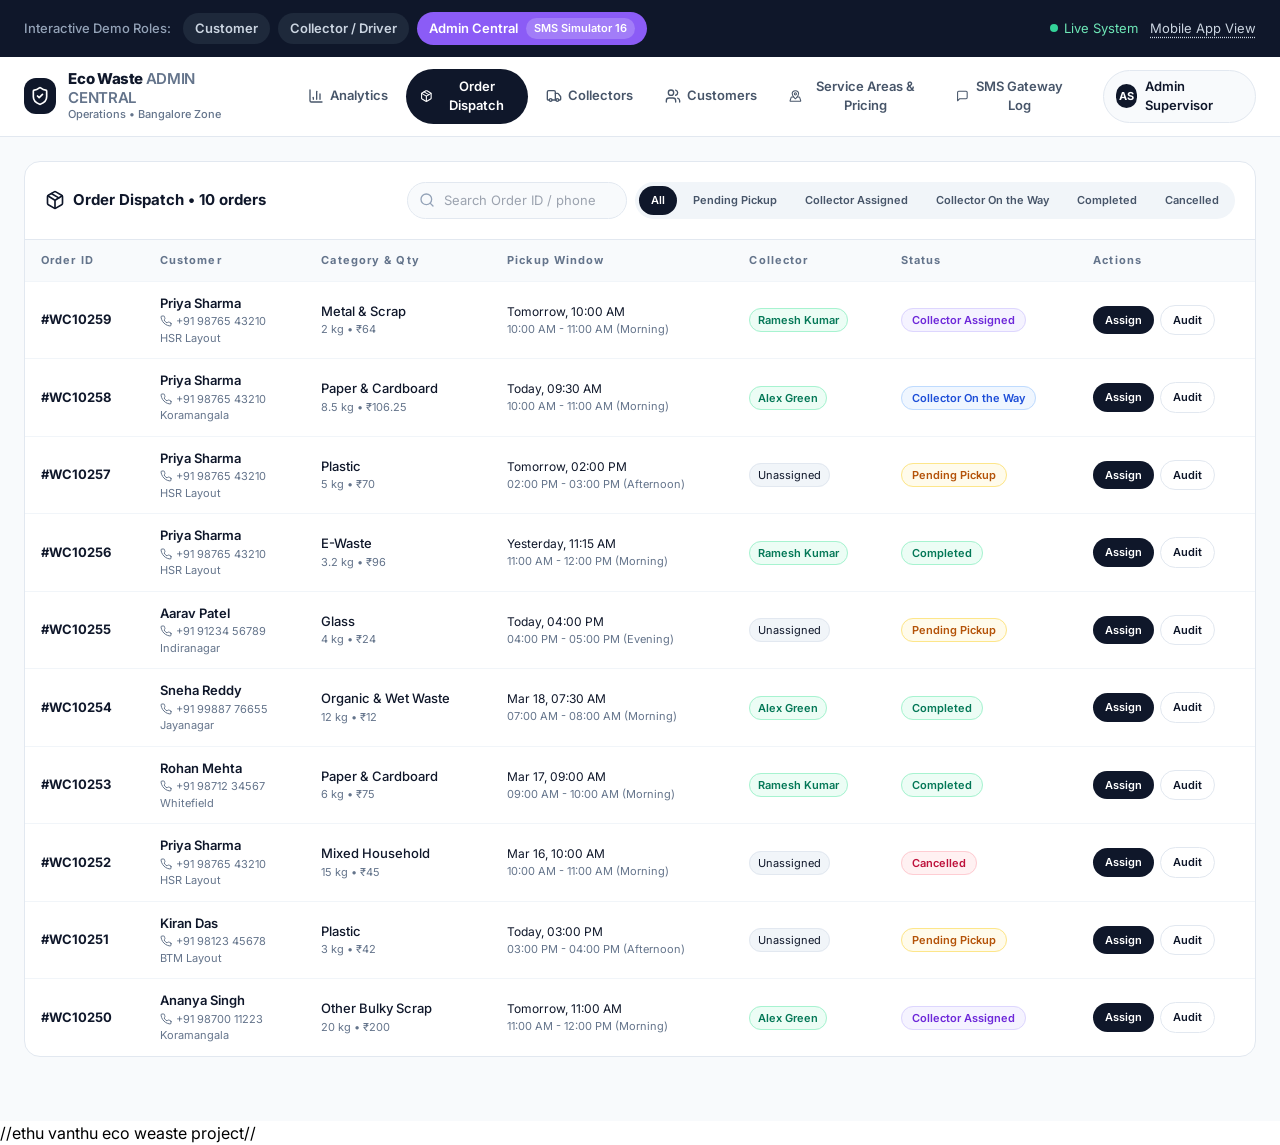
<file: aps.html>
<!DOCTYPE html>
<html lang="en">
<head>
  <meta charset="UTF-8">
  <meta name="viewport" content="width=device-width, initial-scale=1">
  <title>React Artifact</title>
  <style>*,:after,:before{--tw-border-spacing-x:0;--tw-border-spacing-y:0;--tw-translate-x:0;--tw-translate-y:0;--tw-rotate:0;--tw-skew-x:0;--tw-skew-y:0;--tw-scale-x:1;--tw-scale-y:1;--tw-pan-x: ;--tw-pan-y: ;--tw-pinch-zoom: ;--tw-scroll-snap-strictness:proximity;--tw-gradient-from-position: ;--tw-gradient-via-position: ;--tw-gradient-to-position: ;--tw-ordinal: ;--tw-slashed-zero: ;--tw-numeric-figure: ;--tw-numeric-spacing: ;--tw-numeric-fraction: ;--tw-ring-inset: ;--tw-ring-offset-width:0px;--tw-ring-offset-color:#fff;--tw-ring-color:rgba(59,130,246,.5);--tw-ring-offset-shadow:0 0 #0000;--tw-ring-shadow:0 0 #0000;--tw-shadow:0 0 #0000;--tw-shadow-colored:0 0 #0000;--tw-blur: ;--tw-brightness: ;--tw-contrast: ;--tw-grayscale: ;--tw-hue-rotate: ;--tw-invert: ;--tw-saturate: ;--tw-sepia: ;--tw-drop-shadow: ;--tw-backdrop-blur: ;--tw-backdrop-brightness: ;--tw-backdrop-contrast: ;--tw-backdrop-grayscale: ;--tw-backdrop-hue-rotate: ;--tw-backdrop-invert: ;--tw-backdrop-opacity: ;--tw-backdrop-saturate: ;--tw-backdrop-sepia: ;--tw-contain-size: ;--tw-contain-layout: ;--tw-contain-paint: ;--tw-contain-style: }::backdrop{--tw-border-spacing-x:0;--tw-border-spacing-y:0;--tw-translate-x:0;--tw-translate-y:0;--tw-rotate:0;--tw-skew-x:0;--tw-skew-y:0;--tw-scale-x:1;--tw-scale-y:1;--tw-pan-x: ;--tw-pan-y: ;--tw-pinch-zoom: ;--tw-scroll-snap-strictness:proximity;--tw-gradient-from-position: ;--tw-gradient-via-position: ;--tw-gradient-to-position: ;--tw-ordinal: ;--tw-slashed-zero: ;--tw-numeric-figure: ;--tw-numeric-spacing: ;--tw-numeric-fraction: ;--tw-ring-inset: ;--tw-ring-offset-width:0px;--tw-ring-offset-color:#fff;--tw-ring-color:rgba(59,130,246,.5);--tw-ring-offset-shadow:0 0 #0000;--tw-ring-shadow:0 0 #0000;--tw-shadow:0 0 #0000;--tw-shadow-colored:0 0 #0000;--tw-blur: ;--tw-brightness: ;--tw-contrast: ;--tw-grayscale: ;--tw-hue-rotate: ;--tw-invert: ;--tw-saturate: ;--tw-sepia: ;--tw-drop-shadow: ;--tw-backdrop-blur: ;--tw-backdrop-brightness: ;--tw-backdrop-contrast: ;--tw-backdrop-grayscale: ;--tw-backdrop-hue-rotate: ;--tw-backdrop-invert: ;--tw-backdrop-opacity: ;--tw-backdrop-saturate: ;--tw-backdrop-sepia: ;--tw-contain-size: ;--tw-contain-layout: ;--tw-contain-paint: ;--tw-contain-style: }/*! tailwindcss v3.4.18 | MIT License | https://tailwindcss.com*/*,:after,:before{box-sizing:border-box;border:0 solid #e5e7eb}:after,:before{--tw-content:""}:host,html{line-height:1.5;-webkit-text-size-adjust:100%;-moz-tab-size:4;-o-tab-size:4;tab-size:4;font-family:ui-sans-serif,system-ui,sans-serif,Apple Color Emoji,Segoe UI Emoji,Segoe UI Symbol,Noto Color Emoji;font-feature-settings:normal;font-variation-settings:normal;-webkit-tap-highlight-color:transparent}body{line-height:inherit}hr{height:0;color:inherit;border-top-width:1px}abbr:where([title]){-webkit-text-decoration:underline dotted;text-decoration:underline dotted}h1,h2,h3,h4,h5,h6{font-size:inherit;font-weight:inherit}a{color:inherit;text-decoration:inherit}b,strong{font-weight:bolder}code,kbd,pre,samp{font-family:ui-monospace,SFMono-Regular,Menlo,Monaco,Consolas,Liberation Mono,Courier New,monospace;font-feature-settings:normal;font-variation-settings:normal;font-size:1em}small{font-size:80%}sub,sup{font-size:75%;line-height:0;position:relative;vertical-align:baseline}sub{bottom:-.25em}sup{top:-.5em}table{text-indent:0;border-color:inherit;border-collapse:collapse}button,input,optgroup,select,textarea{font-family:inherit;font-feature-settings:inherit;font-variation-settings:inherit;font-size:100%;font-weight:inherit;line-height:inherit;letter-spacing:inherit;color:inherit;margin:0;padding:0}button,select{text-transform:none}button,input:where([type=button]),input:where([type=reset]),input:where([type=submit]){-webkit-appearance:button;background-color:transparent;background-image:none}:-moz-focusring{outline:auto}:-moz-ui-invalid{box-shadow:none}progress{vertical-align:baseline}::-webkit-inner-spin-button,::-webkit-outer-spin-button{height:auto}[type=search]{-webkit-appearance:textfield;outline-offset:-2px}::-webkit-search-decoration{-webkit-appearance:none}::-webkit-file-upload-button{-webkit-appearance:button;font:inherit}summary{display:list-item}blockquote,dd,dl,figure,h1,h2,h3,h4,h5,h6,hr,p,pre{margin:0}fieldset{margin:0}fieldset,legend{padding:0}menu,ol,ul{list-style:none;margin:0;padding:0}dialog{padding:0}textarea{resize:vertical}input::-moz-placeholder,textarea::-moz-placeholder{opacity:1;color:#9ca3af}input::placeholder,textarea::placeholder{opacity:1;color:#9ca3af}[role=button],button{cursor:pointer}:disabled{cursor:default}audio,canvas,embed,iframe,img,object,svg,video{display:block;vertical-align:middle}img,video{max-width:100%;height:auto}[hidden]:where(:not([hidden=until-found])){display:none}.fixed{position:fixed}.absolute{position:absolute}.relative{position:relative}.sticky{position:sticky}.inset-0{inset:0}.bottom-0{bottom:0}.bottom-2{bottom:.5rem}.bottom-4{bottom:1rem}.bottom-6{bottom:1.5rem}.left-1\/2{left:50%}.left-3{left:.75rem}.left-4{left:1rem}.left-\[11px\]{left:11px}.left-\[30\%\]{left:30%}.left-\[60\%\]{left:60%}.left-\[70px\]{left:70px}.right-0{right:0}.right-3{right:.75rem}.right-4{right:1rem}.right-\[120px\]{right:120px}.right-\[25\%\]{right:25%}.top-0{top:0}.top-1\/2{top:50%}.top-2{top:.5rem}.top-4{top:1rem}.top-\[25\%\]{top:25%}.top-\[30\%\]{top:30%}.top-\[300px\]{top:300px}.top-\[55\%\]{top:55%}.top-\[80px\]{top:80px}.z-10{z-index:10}.z-20{z-index:20}.z-50{z-index:50}.z-\[60\]{z-index:60}.col-span-12{grid-column:span 12/span 12}.mx-auto{margin-left:auto;margin-right:auto}.-mt-0\.5{margin-top:-.125rem}.-mt-1{margin-top:-.25rem}.mb-5{margin-bottom:1.25rem}.ml-4{margin-left:1rem}.ml-6{margin-left:1.5rem}.ml-auto{margin-left:auto}.mt-0\.5{margin-top:.125rem}.mt-1{margin-top:.25rem}.mt-2{margin-top:.5rem}.mt-3{margin-top:.75rem}.mt-4{margin-top:1rem}.mt-5{margin-top:1.25rem}.mt-6{margin-top:1.5rem}.block{display:block}.flex{display:flex}.inline-flex{display:inline-flex}.table{display:table}.grid{display:grid}.hidden{display:none}.aspect-square{aspect-ratio:1/1}.h-0\.5{height:.125rem}.h-10{height:2.5rem}.h-12{height:3rem}.h-14{height:3.5rem}.h-2{height:.5rem}.h-2\.5{height:.625rem}.h-3{height:.75rem}.h-3\.5{height:.875rem}.h-4{height:1rem}.h-5{height:1.25rem}.h-6{height:1.5rem}.h-8{height:2rem}.h-9{height:2.25rem}.h-\[120px\]{height:120px}.h-\[180px\]{height:180px}.h-\[240px\]{height:240px}.h-\[420px\]{height:420px}.h-\[70\%\]{height:70%}.h-full{height:100%}.max-h-\[240px\]{max-height:240px}.max-h-\[640px\]{max-height:640px}.max-h-\[85vh\]{max-height:85vh}.max-h-\[90vh\]{max-height:90vh}.min-h-screen{min-height:100vh}.w-0\.5{width:.125rem}.w-10{width:2.5rem}.w-12{width:3rem}.w-14{width:3.5rem}.w-2{width:.5rem}.w-2\.5{width:.625rem}.w-3{width:.75rem}.w-3\.5{width:.875rem}.w-4{width:1rem}.w-5{width:1.25rem}.w-6{width:1.5rem}.w-8{width:2rem}.w-9{width:2.25rem}.w-\[180px\]{width:180px}.w-\[40\%\]{width:40%}.w-\[45\%\]{width:45%}.w-\[60\%\]{width:60%}.w-\[85\%\]{width:85%}.w-full{width:100%}.min-w-\[640px\]{min-width:640px}.min-w-\[760px\]{min-width:760px}.max-w-3xl{max-width:48rem}.max-w-\[1080px\]{max-width:1080px}.max-w-\[1440px\]{max-width:1440px}.max-w-\[420px\]{max-width:420px}.max-w-\[520px\]{max-width:520px}.max-w-\[760px\]{max-width:760px}.max-w-full{max-width:100%}.max-w-xl{max-width:36rem}.flex-1{flex:1 1 0%}.shrink-0{flex-shrink:0}.-translate-x-1\/2{--tw-translate-x:-50%}.-translate-x-1\/2,.-translate-y-1\/2{transform:translate(var(--tw-translate-x),var(--tw-translate-y)) rotate(var(--tw-rotate)) skewX(var(--tw-skew-x)) skewY(var(--tw-skew-y)) scaleX(var(--tw-scale-x)) scaleY(var(--tw-scale-y))}.-translate-y-1\/2{--tw-translate-y:-50%}@keyframes pulse{50%{opacity:.5}}.animate-pulse{animation:pulse 2s cubic-bezier(.4,0,.6,1) infinite}.grid-cols-1{grid-template-columns:repeat(1,minmax(0,1fr))}.grid-cols-12{grid-template-columns:repeat(12,minmax(0,1fr))}.grid-cols-2{grid-template-columns:repeat(2,minmax(0,1fr))}.grid-cols-3{grid-template-columns:repeat(3,minmax(0,1fr))}.flex-col{flex-direction:column}.flex-wrap{flex-wrap:wrap}.place-items-center{place-items:center}.items-start{align-items:flex-start}.items-end{align-items:flex-end}.items-center{align-items:center}.items-stretch{align-items:stretch}.justify-start{justify-content:flex-start}.justify-end{justify-content:flex-end}.justify-center{justify-content:center}.justify-between{justify-content:space-between}.gap-1{gap:.25rem}.gap-1\.5{gap:.375rem}.gap-2{gap:.5rem}.gap-2\.5{gap:.625rem}.gap-3{gap:.75rem}.gap-4{gap:1rem}.gap-5{gap:1.25rem}.gap-6{gap:1.5rem}.space-y-2>:not([hidden])~:not([hidden]){--tw-space-y-reverse:0;margin-top:calc(.5rem*(1 - var(--tw-space-y-reverse)));margin-bottom:calc(.5rem*var(--tw-space-y-reverse))}.space-y-3>:not([hidden])~:not([hidden]){--tw-space-y-reverse:0;margin-top:calc(.75rem*(1 - var(--tw-space-y-reverse)));margin-bottom:calc(.75rem*var(--tw-space-y-reverse))}.space-y-4>:not([hidden])~:not([hidden]){--tw-space-y-reverse:0;margin-top:calc(1rem*(1 - var(--tw-space-y-reverse)));margin-bottom:calc(1rem*var(--tw-space-y-reverse))}.space-y-5>:not([hidden])~:not([hidden]){--tw-space-y-reverse:0;margin-top:calc(1.25rem*(1 - var(--tw-space-y-reverse)));margin-bottom:calc(1.25rem*var(--tw-space-y-reverse))}.divide-y>:not([hidden])~:not([hidden]){--tw-divide-y-reverse:0;border-top-width:calc(1px*(1 - var(--tw-divide-y-reverse)));border-bottom-width:calc(1px*var(--tw-divide-y-reverse))}.divide-slate-100>:not([hidden])~:not([hidden]){--tw-divide-opacity:1;border-color:rgb(241 245 249/var(--tw-divide-opacity,1))}.overflow-auto{overflow:auto}.overflow-hidden{overflow:hidden}.overflow-x-auto{overflow-x:auto}.whitespace-nowrap{white-space:nowrap}.rounded-2xl{border-radius:1rem}.rounded-\[20px\]{border-radius:20px}.rounded-\[24px\]{border-radius:24px}.rounded-full{border-radius:9999px}.rounded-xl{border-radius:.75rem}.rounded-t-\[24px\]{border-top-left-radius:24px;border-top-right-radius:24px}.rounded-t-xl{border-top-left-radius:.75rem;border-top-right-radius:.75rem}.border{border-width:1px}.border-2{border-width:2px}.border-4{border-width:4px}.border-b{border-bottom-width:1px}.border-t{border-top-width:1px}.border-dashed{border-style:dashed}.border-amber-200{--tw-border-opacity:1;border-color:rgb(253 230 138/var(--tw-border-opacity,1))}.border-blue-200{--tw-border-opacity:1;border-color:rgb(191 219 254/var(--tw-border-opacity,1))}.border-emerald-200{--tw-border-opacity:1;border-color:rgb(167 243 208/var(--tw-border-opacity,1))}.border-emerald-500{--tw-border-opacity:1;border-color:rgb(16 185 129/var(--tw-border-opacity,1))}.border-lime-200{--tw-border-opacity:1;border-color:rgb(217 249 157/var(--tw-border-opacity,1))}.border-orange-200{--tw-border-opacity:1;border-color:rgb(254 215 170/var(--tw-border-opacity,1))}.border-rose-200{--tw-border-opacity:1;border-color:rgb(254 205 211/var(--tw-border-opacity,1))}.border-sky-200{--tw-border-opacity:1;border-color:rgb(186 230 253/var(--tw-border-opacity,1))}.border-slate-100{--tw-border-opacity:1;border-color:rgb(241 245 249/var(--tw-border-opacity,1))}.border-slate-200{--tw-border-opacity:1;border-color:rgb(226 232 240/var(--tw-border-opacity,1))}.border-slate-300{--tw-border-opacity:1;border-color:rgb(203 213 225/var(--tw-border-opacity,1))}.border-slate-900{--tw-border-opacity:1;border-color:rgb(15 23 42/var(--tw-border-opacity,1))}.border-violet-200{--tw-border-opacity:1;border-color:rgb(221 214 254/var(--tw-border-opacity,1))}.border-violet-300{--tw-border-opacity:1;border-color:rgb(196 181 253/var(--tw-border-opacity,1))}.border-white{--tw-border-opacity:1;border-color:rgb(255 255 255/var(--tw-border-opacity,1))}.border-zinc-300{--tw-border-opacity:1;border-color:rgb(212 212 216/var(--tw-border-opacity,1))}.bg-\[\#0f172a\]{--tw-bg-opacity:1;background-color:rgb(15 23 42/var(--tw-bg-opacity,1))}.bg-\[\#1e293b\]{--tw-bg-opacity:1;background-color:rgb(30 41 59/var(--tw-bg-opacity,1))}.bg-\[\#8b5cf6\]{--tw-bg-opacity:1;background-color:rgb(139 92 246/var(--tw-bg-opacity,1))}.bg-\[\#eef2ff\]{--tw-bg-opacity:1;background-color:rgb(238 242 255/var(--tw-bg-opacity,1))}.bg-\[\#f8fafc\]{--tw-bg-opacity:1;background-color:rgb(248 250 252/var(--tw-bg-opacity,1))}.bg-amber-50{--tw-bg-opacity:1;background-color:rgb(255 251 235/var(--tw-bg-opacity,1))}.bg-amber-500{--tw-bg-opacity:1;background-color:rgb(245 158 11/var(--tw-bg-opacity,1))}.bg-blue-50{--tw-bg-opacity:1;background-color:rgb(239 246 255/var(--tw-bg-opacity,1))}.bg-emerald-100{--tw-bg-opacity:1;background-color:rgb(209 250 229/var(--tw-bg-opacity,1))}.bg-emerald-400{--tw-bg-opacity:1;background-color:rgb(52 211 153/var(--tw-bg-opacity,1))}.bg-emerald-50{--tw-bg-opacity:1;background-color:rgb(236 253 245/var(--tw-bg-opacity,1))}.bg-emerald-500{--tw-bg-opacity:1;background-color:rgb(16 185 129/var(--tw-bg-opacity,1))}.bg-lime-50{--tw-bg-opacity:1;background-color:rgb(247 254 231/var(--tw-bg-opacity,1))}.bg-lime-600{--tw-bg-opacity:1;background-color:rgb(101 163 13/var(--tw-bg-opacity,1))}.bg-orange-50{--tw-bg-opacity:1;background-color:rgb(255 247 237/var(--tw-bg-opacity,1))}.bg-orange-500{--tw-bg-opacity:1;background-color:rgb(249 115 22/var(--tw-bg-opacity,1))}.bg-rose-50{--tw-bg-opacity:1;background-color:rgb(255 241 242/var(--tw-bg-opacity,1))}.bg-sky-50{--tw-bg-opacity:1;background-color:rgb(240 249 255/var(--tw-bg-opacity,1))}.bg-sky-500{--tw-bg-opacity:1;background-color:rgb(14 165 233/var(--tw-bg-opacity,1))}.bg-slate-100{--tw-bg-opacity:1;background-color:rgb(241 245 249/var(--tw-bg-opacity,1))}.bg-slate-200{--tw-bg-opacity:1;background-color:rgb(226 232 240/var(--tw-bg-opacity,1))}.bg-slate-300{--tw-bg-opacity:1;background-color:rgb(203 213 225/var(--tw-bg-opacity,1))}.bg-slate-400{--tw-bg-opacity:1;background-color:rgb(148 163 184/var(--tw-bg-opacity,1))}.bg-slate-50{--tw-bg-opacity:1;background-color:rgb(248 250 252/var(--tw-bg-opacity,1))}.bg-slate-50\/60{background-color:rgba(248,250,252,.6)}.bg-slate-50\/70{background-color:rgba(248,250,252,.7)}.bg-slate-600{--tw-bg-opacity:1;background-color:rgb(71 85 105/var(--tw-bg-opacity,1))}.bg-slate-900{--tw-bg-opacity:1;background-color:rgb(15 23 42/var(--tw-bg-opacity,1))}.bg-slate-900\/40{background-color:rgba(15,23,42,.4)}.bg-violet-100{--tw-bg-opacity:1;background-color:rgb(237 233 254/var(--tw-bg-opacity,1))}.bg-violet-50{--tw-bg-opacity:1;background-color:rgb(245 243 255/var(--tw-bg-opacity,1))}.bg-violet-500{--tw-bg-opacity:1;background-color:rgb(139 92 246/var(--tw-bg-opacity,1))}.bg-violet-600{--tw-bg-opacity:1;background-color:rgb(124 58 237/var(--tw-bg-opacity,1))}.bg-white{--tw-bg-opacity:1;background-color:rgb(255 255 255/var(--tw-bg-opacity,1))}.bg-white\/10{background-color:hsla(0,0%,100%,.1)}.bg-white\/15{background-color:hsla(0,0%,100%,.15)}.bg-white\/20{background-color:hsla(0,0%,100%,.2)}.bg-zinc-100{--tw-bg-opacity:1;background-color:rgb(244 244 245/var(--tw-bg-opacity,1))}.bg-zinc-600{--tw-bg-opacity:1;background-color:rgb(82 82 91/var(--tw-bg-opacity,1))}.bg-\[radial-gradient\(circle_at_30\%_20\%\2c white\2c transparent_60\%\)\]{background-image:radial-gradient(circle at 30% 20%,#fff,transparent 60%)}.bg-gradient-to-br{background-image:linear-gradient(to bottom right,var(--tw-gradient-stops))}.from-emerald-500{--tw-gradient-from:#10b981 var(--tw-gradient-from-position);--tw-gradient-to:rgba(16,185,129,0) var(--tw-gradient-to-position);--tw-gradient-stops:var(--tw-gradient-from),var(--tw-gradient-to)}.via-emerald-500{--tw-gradient-to:rgba(16,185,129,0) var(--tw-gradient-to-position);--tw-gradient-stops:var(--tw-gradient-from),#10b981 var(--tw-gradient-via-position),var(--tw-gradient-to)}.to-lime-400{--tw-gradient-to:#a3e635 var(--tw-gradient-to-position)}.p-1{padding:.25rem}.p-3{padding:.75rem}.p-4{padding:1rem}.p-5{padding:1.25rem}.p-6{padding:1.5rem}.px-2{padding-left:.5rem;padding-right:.5rem}.px-2\.5{padding-left:.625rem;padding-right:.625rem}.px-3{padding-left:.75rem;padding-right:.75rem}.px-3\.5{padding-left:.875rem;padding-right:.875rem}.px-4{padding-left:1rem;padding-right:1rem}.px-5{padding-left:1.25rem;padding-right:1.25rem}.px-6{padding-left:1.5rem;padding-right:1.5rem}.py-0\.5{padding-top:.125rem;padding-bottom:.125rem}.py-1{padding-top:.25rem;padding-bottom:.25rem}.py-1\.5{padding-top:.375rem;padding-bottom:.375rem}.py-2{padding-top:.5rem;padding-bottom:.5rem}.py-2\.5{padding-top:.625rem;padding-bottom:.625rem}.py-3{padding-top:.75rem}.pb-3,.py-3{padding-bottom:.75rem}.pb-5{padding-bottom:1.25rem}.pb-6{padding-bottom:1.5rem}.pl-9{padding-left:2.25rem}.pr-1{padding-right:.25rem}.pr-3{padding-right:.75rem}.pr-4{padding-right:1rem}.text-left{text-align:left}.text-center{text-align:center}.text-\[10px\]{font-size:10px}.text-\[11px\]{font-size:11px}.text-\[12px\]{font-size:12px}.text-\[13px\]{font-size:13px}.text-\[14px\]{font-size:14px}.text-\[15px\]{font-size:15px}.text-\[16px\]{font-size:16px}.text-\[18px\]{font-size:18px}.text-\[20px\]{font-size:20px}.text-\[22px\]{font-size:22px}.text-\[28px\]{font-size:28px}.font-bold{font-weight:700}.font-extrabold{font-weight:800}.font-medium{font-weight:500}.font-semibold{font-weight:600}.leading-4{line-height:1rem}.leading-5{line-height:1.25rem}.leading-\[1\.05\]{line-height:1.05}.leading-tight{line-height:1.25}.tracking-\[0\.18em\]{letter-spacing:.18em}.tracking-tight{letter-spacing:-.025em}.tracking-widest{letter-spacing:.1em}.text-\[\#86efac\]{--tw-text-opacity:1;color:rgb(134 239 172/var(--tw-text-opacity,1))}.text-amber-600{--tw-text-opacity:1;color:rgb(217 119 6/var(--tw-text-opacity,1))}.text-amber-700{--tw-text-opacity:1;color:rgb(180 83 9/var(--tw-text-opacity,1))}.text-amber-800{--tw-text-opacity:1;color:rgb(146 64 14/var(--tw-text-opacity,1))}.text-blue-700{--tw-text-opacity:1;color:rgb(29 78 216/var(--tw-text-opacity,1))}.text-emerald-300{--tw-text-opacity:1;color:rgb(110 231 183/var(--tw-text-opacity,1))}.text-emerald-400{--tw-text-opacity:1;color:rgb(52 211 153/var(--tw-text-opacity,1))}.text-emerald-500{--tw-text-opacity:1;color:rgb(16 185 129/var(--tw-text-opacity,1))}.text-emerald-600{--tw-text-opacity:1;color:rgb(5 150 105/var(--tw-text-opacity,1))}.text-emerald-700{--tw-text-opacity:1;color:rgb(4 120 87/var(--tw-text-opacity,1))}.text-rose-700{--tw-text-opacity:1;color:rgb(190 18 60/var(--tw-text-opacity,1))}.text-sky-600{--tw-text-opacity:1;color:rgb(2 132 199/var(--tw-text-opacity,1))}.text-slate-300{--tw-text-opacity:1;color:rgb(203 213 225/var(--tw-text-opacity,1))}.text-slate-400{--tw-text-opacity:1;color:rgb(148 163 184/var(--tw-text-opacity,1))}.text-slate-500{--tw-text-opacity:1;color:rgb(100 116 139/var(--tw-text-opacity,1))}.text-slate-600{--tw-text-opacity:1;color:rgb(71 85 105/var(--tw-text-opacity,1))}.text-slate-700{--tw-text-opacity:1;color:rgb(51 65 85/var(--tw-text-opacity,1))}.text-slate-900{--tw-text-opacity:1;color:rgb(15 23 42/var(--tw-text-opacity,1))}.text-violet-600{--tw-text-opacity:1;color:rgb(124 58 237/var(--tw-text-opacity,1))}.text-violet-700{--tw-text-opacity:1;color:rgb(109 40 217/var(--tw-text-opacity,1))}.text-white{--tw-text-opacity:1;color:rgb(255 255 255/var(--tw-text-opacity,1))}.text-white\/85{color:hsla(0,0%,100%,.85)}.underline{text-decoration-line:underline}.decoration-dotted{text-decoration-style:dotted}.underline-offset-4{text-underline-offset:4px}.opacity-20{opacity:.2}.opacity-30{opacity:.3}.opacity-70{opacity:.7}.shadow{--tw-shadow:0 1px 3px 0 rgba(0,0,0,.1),0 1px 2px -1px rgba(0,0,0,.1);--tw-shadow-colored:0 1px 3px 0 var(--tw-shadow-color),0 1px 2px -1px var(--tw-shadow-color)}.shadow,.shadow-2xl{box-shadow:var(--tw-ring-offset-shadow,0 0 #0000),var(--tw-ring-shadow,0 0 #0000),var(--tw-shadow)}.shadow-2xl{--tw-shadow:0 25px 50px -12px rgba(0,0,0,.25);--tw-shadow-colored:0 25px 50px -12px var(--tw-shadow-color)}.shadow-lg{--tw-shadow:0 10px 15px -3px rgba(0,0,0,.1),0 4px 6px -4px rgba(0,0,0,.1);--tw-shadow-colored:0 10px 15px -3px var(--tw-shadow-color),0 4px 6px -4px var(--tw-shadow-color)}.shadow-lg,.shadow-sm{box-shadow:var(--tw-ring-offset-shadow,0 0 #0000),var(--tw-ring-shadow,0 0 #0000),var(--tw-shadow)}.shadow-sm{--tw-shadow:0 1px 2px 0 rgba(0,0,0,.05);--tw-shadow-colored:0 1px 2px 0 var(--tw-shadow-color)}.outline-none{outline:2px solid transparent;outline-offset:2px}.filter{filter:var(--tw-blur) var(--tw-brightness) var(--tw-contrast) var(--tw-grayscale) var(--tw-hue-rotate) var(--tw-invert) var(--tw-saturate) var(--tw-sepia) var(--tw-drop-shadow)}.backdrop-blur{--tw-backdrop-blur:blur(8px)}.backdrop-blur,.backdrop-blur-sm{backdrop-filter:var(--tw-backdrop-blur) var(--tw-backdrop-brightness) var(--tw-backdrop-contrast) var(--tw-backdrop-grayscale) var(--tw-backdrop-hue-rotate) var(--tw-backdrop-invert) var(--tw-backdrop-opacity) var(--tw-backdrop-saturate) var(--tw-backdrop-sepia)}.backdrop-blur-sm{--tw-backdrop-blur:blur(4px)}.transition{transition-property:color,background-color,border-color,text-decoration-color,fill,stroke,opacity,box-shadow,transform,filter,backdrop-filter;transition-timing-function:cubic-bezier(.4,0,.2,1);transition-duration:.15s}#root,body,html{min-height:100%}body{margin:0;font-family:Inter,ui-sans-serif,system-ui,-apple-system,BlinkMacSystemFont,Segoe UI,sans-serif}[role=button]:not([aria-disabled=true]),button:not(:disabled),label[for],select:not(:disabled),summary{cursor:pointer}.last\:pb-0:last-child{padding-bottom:0}.hover\:border-slate-300:hover{--tw-border-opacity:1;border-color:rgb(203 213 225/var(--tw-border-opacity,1))}.hover\:bg-\[\#263449\]:hover{--tw-bg-opacity:1;background-color:rgb(38 52 73/var(--tw-bg-opacity,1))}.hover\:bg-emerald-600:hover{--tw-bg-opacity:1;background-color:rgb(5 150 105/var(--tw-bg-opacity,1))}.hover\:bg-slate-100:hover{--tw-bg-opacity:1;background-color:rgb(241 245 249/var(--tw-bg-opacity,1))}.hover\:bg-slate-50:hover{--tw-bg-opacity:1;background-color:rgb(248 250 252/var(--tw-bg-opacity,1))}.hover\:bg-slate-50\/50:hover{background-color:rgba(248,250,252,.5)}.hover\:bg-slate-50\/60:hover{background-color:rgba(248,250,252,.6)}.hover\:bg-slate-50\/70:hover{background-color:rgba(248,250,252,.7)}.hover\:text-white:hover{--tw-text-opacity:1;color:rgb(255 255 255/var(--tw-text-opacity,1))}.hover\:opacity-90:hover{opacity:.9}.focus\:border-slate-900:focus{--tw-border-opacity:1;border-color:rgb(15 23 42/var(--tw-border-opacity,1))}@media (min-width:640px){.sm\:w-\[220px\]{width:220px}.sm\:flex-row{flex-direction:row}.sm\:items-center{align-items:center}}@media (min-width:768px){.md\:col-span-2{grid-column:span 2/span 2}.md\:col-span-4{grid-column:span 4/span 4}.md\:col-span-8{grid-column:span 8/span 8}.md\:ml-6{margin-left:1.5rem}.md\:mt-0{margin-top:0}.md\:block{display:block}.md\:flex{display:flex}.md\:inline-flex{display:inline-flex}.md\:hidden{display:none}.md\:w-\[240px\]{width:240px}.md\:w-auto{width:auto}.md\:max-w-\[560px\]{max-width:560px}.md\:grid-cols-2{grid-template-columns:repeat(2,minmax(0,1fr))}.md\:grid-cols-3{grid-template-columns:repeat(3,minmax(0,1fr))}.md\:grid-cols-4{grid-template-columns:repeat(4,minmax(0,1fr))}.md\:items-center{align-items:center}.md\:gap-5{gap:1.25rem}.md\:rounded-2xl{border-radius:1rem}.md\:p-5{padding:1.25rem}.md\:p-6{padding:1.5rem}.md\:p-8{padding:2rem}.md\:px-6{padding-left:1.5rem;padding-right:1.5rem}.md\:text-\[36px\]{font-size:36px}}@media (min-width:1024px){.lg\:col-span-4{grid-column:span 4/span 4}.lg\:col-span-8{grid-column:span 8/span 8}.lg\:ml-auto{margin-left:auto}.lg\:flex{display:flex}.lg\:hidden{display:none}.lg\:w-auto{width:auto}.lg\:grid-cols-3{grid-template-columns:repeat(3,minmax(0,1fr))}.lg\:grid-cols-4{grid-template-columns:repeat(4,minmax(0,1fr))}.lg\:grid-cols-8{grid-template-columns:repeat(8,minmax(0,1fr))}.lg\:flex-row{flex-direction:row}.lg\:items-center{align-items:center}}</style>
</head>
<body>
  <div id="root"></div>
  
  <script type="module">var Ad=Object.create;var{getPrototypeOf:Kd,defineProperty:ki,getOwnPropertyNames:Yd}=Object;var Xd=Object.prototype.hasOwnProperty;var Ae=(e,n,t)=>{t=e!=null?Ad(Kd(e)):{};let r=n||!e||!e.__esModule?ki(t,"default",{value:e,enumerable:!0}):t;for(let l of Yd(e))if(!Xd.call(r,l))ki(r,l,{get:()=>e[l],enumerable:!0});return r};var Gr=(e,n)=>()=>(n||e((n={exports:{}}).exports,n),n.exports);var Zd=(e,n)=>{for(var t in n)ki(e,t,{get:n[t],enumerable:!0,configurable:!0,set:(r)=>n[t]=()=>r})};var Gd=(e,n)=>()=>(e&&(n=e(e=0)),n);var Dn=Gr((cs)=>{var It=Symbol.for("react.element"),Jd=Symbol.for("react.portal"),qd=Symbol.for("react.fragment"),xd=Symbol.for("react.strict_mode"),bd=Symbol.for("react.profiler"),jd=Symbol.for("react.provider"),es=Symbol.for("react.context"),ns=Symbol.for("react.forward_ref"),ts=Symbol.for("react.suspense"),rs=Symbol.for("react.memo"),ls=Symbol.for("react.lazy"),Zu=Symbol.iterator;function is(e){if(e===null||typeof e!=="object")return null;return e=Zu&&e[Zu]||e["@@iterator"],typeof e==="function"?e:null}var qu={isMounted:function(){return!1},enqueueForceUpdate:function(){},enqueueReplaceState:function(){},enqueueSetState:function(){}},xu=Object.assign,bu={};function Jn(e,n,t){this.props=e,this.context=n,this.refs=bu,this.updater=t||qu}Jn.prototype.isReactComponent={};Jn.prototype.setState=function(e,n){if(typeof e!=="object"&&typeof e!=="function"&&e!=null)throw Error("setState(...): takes an object of state variables to update or a function which returns an object of state variables.");this.updater.enqueueSetState(this,e,n,"setState")};Jn.prototype.forceUpdate=function(e){this.updater.enqueueForceUpdate(this,e,"forceUpdate")};function ju(){}ju.prototype=Jn.prototype;function Ei(e,n,t){this.props=e,this.context=n,this.refs=bu,this.updater=t||qu}var _i=Ei.prototype=new ju;_i.constructor=Ei;xu(_i,Jn.prototype);_i.isPureReactComponent=!0;var Gu=Array.isArray,ea=Object.prototype.hasOwnProperty,Ci={current:null},na={key:!0,ref:!0,__self:!0,__source:!0};function ta(e,n,t){var r,l={},i=null,o=null;if(n!=null)for(r in n.ref!==void 0&&(o=n.ref),n.key!==void 0&&(i=""+n.key),n)ea.call(n,r)&&!na.hasOwnProperty(r)&&(l[r]=n[r]);var c=arguments.length-2;if(c===1)l.children=t;else if(1<c){for(var d=Array(c),v=0;v<c;v++)d[v]=arguments[v+2];l.children=d}if(e&&e.defaultProps)for(r in c=e.defaultProps,c)l[r]===void 0&&(l[r]=c[r]);return{$$typeof:It,type:e,key:i,ref:o,props:l,_owner:Ci.current}}function os(e,n){return{$$typeof:It,type:e.type,key:n,ref:e.ref,props:e.props,_owner:e._owner}}function Ni(e){return typeof e==="object"&&e!==null&&e.$$typeof===It}function us(e){var n={"=":"=0",":":"=2"};return"$"+e.replace(/[=:]/g,function(t){return n[t]})}var Ju=/\/+/g;function Si(e,n){return typeof e==="object"&&e!==null&&e.key!=null?us(""+e.key):n.toString(36)}function qr(e,n,t,r,l){var i=typeof e;if(i==="undefined"||i==="boolean")e=null;var o=!1;if(e===null)o=!0;else switch(i){case"string":case"number":o=!0;break;case"object":switch(e.$$typeof){case It:case Jd:o=!0}}if(o)return o=e,l=l(o),e=r===""?"."+Si(o,0):r,Gu(l)?(t="",e!=null&&(t=e.replace(Ju,"$&/")+"/"),qr(l,n,t,"",function(v){return v})):l!=null&&(Ni(l)&&(l=os(l,t+(!l.key||o&&o.key===l.key?"":(""+l.key).replace(Ju,"$&/")+"/")+e)),n.push(l)),1;if(o=0,r=r===""?".":r+":",Gu(e))for(var c=0;c<e.length;c++){i=e[c];var d=r+Si(i,c);o+=qr(i,n,t,d,l)}else if(d=is(e),typeof d==="function")for(e=d.call(e),c=0;!(i=e.next()).done;)i=i.value,d=r+Si(i,c++),o+=qr(i,n,t,d,l);else if(i==="object")throw n=String(e),Error("Objects are not valid as a React child (found: "+(n==="[object Object]"?"object with keys {"+Object.keys(e).join(", ")+"}":n)+"). If you meant to render a collection of children, use an array instead.");return o}function Jr(e,n,t){if(e==null)return e;var r=[],l=0;return qr(e,r,"","",function(i){return n.call(t,i,l++)}),r}function as(e){if(e._status===-1){var n=e._result;n=n(),n.then(function(t){if(e._status===0||e._status===-1)e._status=1,e._result=t},function(t){if(e._status===0||e._status===-1)e._status=2,e._result=t}),e._status===-1&&(e._status=0,e._result=n)}if(e._status===1)return e._result.default;throw e._result}var ue={current:null},xr={transition:null},fs={ReactCurrentDispatcher:ue,ReactCurrentBatchConfig:xr,ReactCurrentOwner:Ci};function ra(){throw Error("act(...) is not supported in production builds of React.")}cs.Children={map:Jr,forEach:function(e,n,t){Jr(e,function(){n.apply(this,arguments)},t)},count:function(e){var n=0;return Jr(e,function(){n++}),n},toArray:function(e){return Jr(e,function(n){return n})||[]},only:function(e){if(!Ni(e))throw Error("React.Children.only expected to receive a single React element child.");return e}};cs.Component=Jn;cs.Fragment=qd;cs.Profiler=bd;cs.PureComponent=Ei;cs.StrictMode=xd;cs.Suspense=ts;cs.__SECRET_INTERNALS_DO_NOT_USE_OR_YOU_WILL_BE_FIRED=fs;cs.act=ra;cs.cloneElement=function(e,n,t){if(e===null||e===void 0)throw Error("React.cloneElement(...): The argument must be a React element, but you passed "+e+".");var r=xu({},e.props),l=e.key,i=e.ref,o=e._owner;if(n!=null){if(n.ref!==void 0&&(i=n.ref,o=Ci.current),n.key!==void 0&&(l=""+n.key),e.type&&e.type.defaultProps)var c=e.type.defaultProps;for(d in n)ea.call(n,d)&&!na.hasOwnProperty(d)&&(r[d]=n[d]===void 0&&c!==void 0?c[d]:n[d])}var d=arguments.length-2;if(d===1)r.children=t;else if(1<d){c=Array(d);for(var v=0;v<d;v++)c[v]=arguments[v+2];r.children=c}return{$$typeof:It,type:e.type,key:l,ref:i,props:r,_owner:o}};cs.createContext=function(e){return e={$$typeof:es,_currentValue:e,_currentValue2:e,_threadCount:0,Provider:null,Consumer:null,_defaultValue:null,_globalName:null},e.Provider={$$typeof:jd,_context:e},e.Consumer=e};cs.createElement=ta;cs.createFactory=function(e){var n=ta.bind(null,e);return n.type=e,n};cs.createRef=function(){return{current:null}};cs.forwardRef=function(e){return{$$typeof:ns,render:e}};cs.isValidElement=Ni;cs.lazy=function(e){return{$$typeof:ls,_payload:{_status:-1,_result:e},_init:as}};cs.memo=function(e,n){return{$$typeof:rs,type:e,compare:n===void 0?null:n}};cs.startTransition=function(e){var n=xr.transition;xr.transition={};try{e()}finally{xr.transition=n}};cs.unstable_act=ra;cs.useCallback=function(e,n){return ue.current.useCallback(e,n)};cs.useContext=function(e){return ue.current.useContext(e)};cs.useDebugValue=function(){};cs.useDeferredValue=function(e){return ue.current.useDeferredValue(e)};cs.useEffect=function(e,n){return ue.current.useEffect(e,n)};cs.useId=function(){return ue.current.useId()};cs.useImperativeHandle=function(e,n,t){return ue.current.useImperativeHandle(e,n,t)};cs.useInsertionEffect=function(e,n){return ue.current.useInsertionEffect(e,n)};cs.useLayoutEffect=function(e,n){return ue.current.useLayoutEffect(e,n)};cs.useMemo=function(e,n){return ue.current.useMemo(e,n)};cs.useReducer=function(e,n,t){return ue.current.useReducer(e,n,t)};cs.useRef=function(e){return ue.current.useRef(e)};cs.useState=function(e){return ue.current.useState(e)};cs.useSyncExternalStore=function(e,n,t){return ue.current.useSyncExternalStore(e,n,t)};cs.useTransition=function(){return ue.current.useTransition()};cs.version="18.3.1"});var ca=Gr((Gs)=>{function Pi(e,n){var t=e.length;e.push(n);e:for(;0<t;){var r=t-1>>>1,l=e[r];if(0<br(l,n))e[r]=n,e[t]=l,t=r;else break e}}function Pe(e){return e.length===0?null:e[0]}function tl(e){if(e.length===0)return null;var n=e[0],t=e.pop();if(t!==n){e[0]=t;e:for(var r=0,l=e.length,i=l>>>1;r<i;){var o=2*(r+1)-1,c=e[o],d=o+1,v=e[d];if(0>br(c,t))d<l&&0>br(v,c)?(e[r]=v,e[d]=t,r=d):(e[r]=c,e[o]=t,r=o);else if(d<l&&0>br(v,t))e[r]=v,e[d]=t,r=d;else break e}}return n}function br(e,n){var t=e.sortIndex-n.sortIndex;return t!==0?t:e.id-n.id}if(typeof performance==="object"&&typeof performance.now==="function")Ti=performance,Gs.unstable_now=function(){return Ti.now()};else jr=Date,Di=jr.now(),Gs.unstable_now=function(){return jr.now()-Di};var Ti,jr,Di,Ve=[],nn=[],Zs=1,ke=null,te=3,rl=!1,Fn=!1,Vt=!1,ia=typeof setTimeout==="function"?setTimeout:null,oa=typeof clearTimeout==="function"?clearTimeout:null,la=typeof setImmediate<"u"?setImmediate:null;typeof navigator<"u"&&navigator.scheduling!==void 0&&navigator.scheduling.isInputPending!==void 0&&navigator.scheduling.isInputPending.bind(navigator.scheduling);function Fi(e){for(var n=Pe(nn);n!==null;){if(n.callback===null)tl(nn);else if(n.startTime<=e)tl(nn),n.sortIndex=n.expirationTime,Pi(Ve,n);else break;n=Pe(nn)}}function Li(e){if(Vt=!1,Fi(e),!Fn)if(Pe(Ve)!==null)Fn=!0,Mi(Oi);else{var n=Pe(nn);n!==null&&Ii(Li,n.startTime-e)}}function Oi(e,n){Fn=!1,Vt&&(Vt=!1,oa($t),$t=-1),rl=!0;var t=te;try{Fi(n);for(ke=Pe(Ve);ke!==null&&(!(ke.expirationTime>n)||e&&!fa());){var r=ke.callback;if(typeof r==="function"){ke.callback=null,te=ke.priorityLevel;var l=r(ke.expirationTime<=n);n=Gs.unstable_now(),typeof l==="function"?ke.callback=l:ke===Pe(Ve)&&tl(Ve),Fi(n)}else tl(Ve);ke=Pe(Ve)}if(ke!==null)var i=!0;else{var o=Pe(nn);o!==null&&Ii(Li,o.startTime-n),i=!1}return i}finally{ke=null,te=t,rl=!1}}var ll=!1,el=null,$t=-1,ua=5,aa=-1;function fa(){return Gs.unstable_now()-aa<ua?!1:!0}function zi(){if(el!==null){var e=Gs.unstable_now();aa=e;var n=!0;try{n=el(!0,e)}finally{n?Ut():(ll=!1,el=null)}}else ll=!1}var Ut;if(typeof la==="function")Ut=function(){la(zi)};else if(typeof MessageChannel<"u")nl=new MessageChannel,Ri=nl.port2,nl.port1.onmessage=zi,Ut=function(){Ri.postMessage(null)};else Ut=function(){ia(zi,0)};var nl,Ri;function Mi(e){el=e,ll||(ll=!0,Ut())}function Ii(e,n){$t=ia(function(){e(Gs.unstable_now())},n)}Gs.unstable_IdlePriority=5;Gs.unstable_ImmediatePriority=1;Gs.unstable_LowPriority=4;Gs.unstable_NormalPriority=3;Gs.unstable_Profiling=null;Gs.unstable_UserBlockingPriority=2;Gs.unstable_cancelCallback=function(e){e.callback=null};Gs.unstable_continueExecution=function(){Fn||rl||(Fn=!0,Mi(Oi))};Gs.unstable_forceFrameRate=function(e){0>e||125<e?console.error("forceFrameRate takes a positive int between 0 and 125, forcing frame rates higher than 125 fps is not supported"):ua=0<e?Math.floor(1000/e):5};Gs.unstable_getCurrentPriorityLevel=function(){return te};Gs.unstable_getFirstCallbackNode=function(){return Pe(Ve)};Gs.unstable_next=function(e){switch(te){case 1:case 2:case 3:var n=3;break;default:n=te}var t=te;te=n;try{return e()}finally{te=t}};Gs.unstable_pauseExecution=function(){};Gs.unstable_requestPaint=function(){};Gs.unstable_runWithPriority=function(e,n){switch(e){case 1:case 2:case 3:case 4:case 5:break;default:e=3}var t=te;te=e;try{return n()}finally{te=t}};Gs.unstable_scheduleCallback=function(e,n,t){var r=Gs.unstable_now();switch(typeof t==="object"&&t!==null?(t=t.delay,t=typeof t==="number"&&0<t?r+t:r):t=r,e){case 1:var l=-1;break;case 2:l=250;break;case 5:l=1073741823;break;case 4:l=1e4;break;default:l=5000}return l=t+l,e={id:Zs++,callback:n,priorityLevel:e,startTime:t,expirationTime:l,sortIndex:-1},t>r?(e.sortIndex=t,Pi(nn,e),Pe(Ve)===null&&e===Pe(nn)&&(Vt?(oa($t),$t=-1):Vt=!0,Ii(Li,t-r))):(e.sortIndex=l,Pi(Ve,e),Fn||rl||(Fn=!0,Mi(Oi))),e};Gs.unstable_shouldYield=fa;Gs.unstable_wrapCallback=function(e){var n=te;return function(){var t=te;te=n;try{return e.apply(this,arguments)}finally{te=t}}}});var Wu={};Zd(Wu,{version:()=>Nd,unstable_renderSubtreeIntoContainer:()=>Cd,unstable_batchedUpdates:()=>_d,unmountComponentAtNode:()=>Ed,render:()=>Sd,hydrateRoot:()=>kd,hydrate:()=>wd,flushSync:()=>gd,findDOMNode:()=>hd,createRoot:()=>yd,createPortal:()=>md,__SECRET_INTERNALS_DO_NOT_USE_OR_YOU_WILL_BE_FIRED:()=>vd});function w(e){for(var n="https://reactjs.org/docs/error-decoder.html?invariant="+e,t=1;t<arguments.length;t++)n+="&args[]="+encodeURIComponent(arguments[t]);return"Minified React error #"+e+"; visit "+n+" for the full message or use the non-minified dev environment for full errors and additional helpful warnings."}function Kn(e,n){ht(e,n),ht(e+"Capture",n)}function ht(e,n){fr[e]=n;for(e=0;e<n.length;e++)hf.add(n[e])}function vp(e){if(ro.call(sa,e))return!0;if(ro.call(da,e))return!1;if(pp.test(e))return sa[e]=!0;return da[e]=!0,!1}function mp(e,n,t,r){if(t!==null&&t.type===0)return!1;switch(typeof n){case"function":case"symbol":return!0;case"boolean":if(r)return!1;if(t!==null)return!t.acceptsBooleans;return e=e.toLowerCase().slice(0,5),e!=="data-"&&e!=="aria-";default:return!1}}function yp(e,n,t,r){if(n===null||typeof n>"u"||mp(e,n,t,r))return!0;if(r)return!1;if(t!==null)switch(t.type){case 3:return!n;case 4:return n===!1;case 5:return isNaN(n);case 6:return isNaN(n)||1>n}return!1}function ce(e,n,t,r,l,i,o){this.acceptsBooleans=n===2||n===3||n===4,this.attributeName=r,this.attributeNamespace=l,this.mustUseProperty=t,this.propertyName=e,this.type=n,this.sanitizeURL=i,this.removeEmptyString=o}function jo(e){return e[1].toUpperCase()}function eu(e,n,t,r){var l=ne.hasOwnProperty(n)?ne[n]:null;if(l!==null?l.type!==0:r||!(2<n.length)||n[0]!=="o"&&n[0]!=="O"||n[1]!=="n"&&n[1]!=="N")yp(n,t,l,r)&&(t=null),r||l===null?vp(n)&&(t===null?e.removeAttribute(n):e.setAttribute(n,""+t)):l.mustUseProperty?e[l.propertyName]=t===null?l.type===3?!1:"":t:(n=l.attributeName,r=l.attributeNamespace,t===null?e.removeAttribute(n):(l=l.type,t=l===3||l===4&&t===!0?"":""+t,r?e.setAttributeNS(r,n,t):e.setAttribute(n,t)))}function Qt(e){if(e===null||typeof e!=="object")return null;return e=pa&&e[pa]||e["@@iterator"],typeof e==="function"?e:null}function Xt(e){if(Ui===void 0)try{throw Error()}catch(t){var n=t.stack.trim().match(/\n( *(at )?)/);Ui=n&&n[1]||""}return`
`+Ui+e}function $i(e,n){if(!e||Vi)return"";Vi=!0;var t=Error.prepareStackTrace;Error.prepareStackTrace=void 0;try{if(n)if(n=function(){throw Error()},Object.defineProperty(n.prototype,"props",{set:function(){throw Error()}}),typeof Reflect==="object"&&Reflect.construct){try{Reflect.construct(n,[])}catch(v){var r=v}Reflect.construct(e,[],n)}else{try{n.call()}catch(v){r=v}e.call(n.prototype)}else{try{throw Error()}catch(v){r=v}e()}}catch(v){if(v&&r&&typeof v.stack==="string"){for(var l=v.stack.split(`
`),i=r.stack.split(`
`),o=l.length-1,c=i.length-1;1<=o&&0<=c&&l[o]!==i[c];)c--;for(;1<=o&&0<=c;o--,c--)if(l[o]!==i[c]){if(o!==1||c!==1)do if(o--,c--,0>c||l[o]!==i[c]){var d=`
`+l[o].replace(" at new "," at ");return e.displayName&&d.includes("<anonymous>")&&(d=d.replace("<anonymous>",e.displayName)),d}while(1<=o&&0<=c);break}}}finally{Vi=!1,Error.prepareStackTrace=t}return(e=e?e.displayName||e.name:"")?Xt(e):""}function hp(e){switch(e.tag){case 5:return Xt(e.type);case 16:return Xt("Lazy");case 13:return Xt("Suspense");case 19:return Xt("SuspenseList");case 0:case 2:case 15:return e=$i(e.type,!1),e;case 11:return e=$i(e.type.render,!1),e;case 1:return e=$i(e.type,!0),e;default:return""}}function uo(e){if(e==null)return null;if(typeof e==="function")return e.displayName||e.name||null;if(typeof e==="string")return e;switch(e){case et:return"Fragment";case jn:return"Portal";case lo:return"Profiler";case nu:return"StrictMode";case io:return"Suspense";case oo:return"SuspenseList"}if(typeof e==="object")switch(e.$$typeof){case wf:return(e.displayName||"Context")+".Consumer";case gf:return(e._context.displayName||"Context")+".Provider";case tu:var n=e.render;return e=e.displayName,e||(e=n.displayName||n.name||"",e=e!==""?"ForwardRef("+e+")":"ForwardRef"),e;case ru:return n=e.displayName||null,n!==null?n:uo(e.type)||"Memo";case rn:n=e._payload,e=e._init;try{return uo(e(n))}catch(t){}}return null}function gp(e){var n=e.type;switch(e.tag){case 24:return"Cache";case 9:return(n.displayName||"Context")+".Consumer";case 10:return(n._context.displayName||"Context")+".Provider";case 18:return"DehydratedFragment";case 11:return e=n.render,e=e.displayName||e.name||"",n.displayName||(e!==""?"ForwardRef("+e+")":"ForwardRef");case 7:return"Fragment";case 5:return n;case 4:return"Portal";case 3:return"Root";case 6:return"Text";case 16:return uo(n);case 8:return n===nu?"StrictMode":"Mode";case 22:return"Offscreen";case 12:return"Profiler";case 21:return"Scope";case 13:return"Suspense";case 19:return"SuspenseList";case 25:return"TracingMarker";case 1:case 0:case 17:case 2:case 14:case 15:if(typeof n==="function")return n.displayName||n.name||null;if(typeof n==="string")return n}return null}function gn(e){switch(typeof e){case"boolean":case"number":case"string":case"undefined":return e;case"object":return e;default:return""}}function Sf(e){var n=e.type;return(e=e.nodeName)&&e.toLowerCase()==="input"&&(n==="checkbox"||n==="radio")}function wp(e){var n=Sf(e)?"checked":"value",t=Object.getOwnPropertyDescriptor(e.constructor.prototype,n),r=""+e[n];if(!e.hasOwnProperty(n)&&typeof t<"u"&&typeof t.get==="function"&&typeof t.set==="function"){var{get:l,set:i}=t;return Object.defineProperty(e,n,{configurable:!0,get:function(){return l.call(this)},set:function(o){r=""+o,i.call(this,o)}}),Object.defineProperty(e,n,{enumerable:t.enumerable}),{getValue:function(){return r},setValue:function(o){r=""+o},stopTracking:function(){e._valueTracker=null,delete e[n]}}}}function ol(e){e._valueTracker||(e._valueTracker=wp(e))}function Ef(e){if(!e)return!1;var n=e._valueTracker;if(!n)return!0;var t=n.getValue(),r="";return e&&(r=Sf(e)?e.checked?"true":"false":e.value),e=r,e!==t?(n.setValue(e),!0):!1}function Rl(e){if(e=e||(typeof document<"u"?document:void 0),typeof e>"u")return null;try{return e.activeElement||e.body}catch(n){return e.body}}function ao(e,n){var t=n.checked;return K({},n,{defaultChecked:void 0,defaultValue:void 0,value:void 0,checked:t!=null?t:e._wrapperState.initialChecked})}function va(e,n){var t=n.defaultValue==null?"":n.defaultValue,r=n.checked!=null?n.checked:n.defaultChecked;t=gn(n.value!=null?n.value:t),e._wrapperState={initialChecked:r,initialValue:t,controlled:n.type==="checkbox"||n.type==="radio"?n.checked!=null:n.value!=null}}function _f(e,n){n=n.checked,n!=null&&eu(e,"checked",n,!1)}function fo(e,n){_f(e,n);var t=gn(n.value),r=n.type;if(t!=null)if(r==="number"){if(t===0&&e.value===""||e.value!=t)e.value=""+t}else e.value!==""+t&&(e.value=""+t);else if(r==="submit"||r==="reset"){e.removeAttribute("value");return}n.hasOwnProperty("value")?co(e,n.type,t):n.hasOwnProperty("defaultValue")&&co(e,n.type,gn(n.defaultValue)),n.checked==null&&n.defaultChecked!=null&&(e.defaultChecked=!!n.defaultChecked)}function ma(e,n,t){if(n.hasOwnProperty("value")||n.hasOwnProperty("defaultValue")){var r=n.type;if(!(r!=="submit"&&r!=="reset"||n.value!==void 0&&n.value!==null))return;n=""+e._wrapperState.initialValue,t||n===e.value||(e.value=n),e.defaultValue=n}t=e.name,t!==""&&(e.name=""),e.defaultChecked=!!e._wrapperState.initialChecked,t!==""&&(e.name=t)}function co(e,n,t){if(n!=="number"||Rl(e.ownerDocument)!==e)t==null?e.defaultValue=""+e._wrapperState.initialValue:e.defaultValue!==""+t&&(e.defaultValue=""+t)}function dt(e,n,t,r){if(e=e.options,n){n={};for(var l=0;l<t.length;l++)n["$"+t[l]]=!0;for(t=0;t<e.length;t++)l=n.hasOwnProperty("$"+e[t].value),e[t].selected!==l&&(e[t].selected=l),l&&r&&(e[t].defaultSelected=!0)}else{t=""+gn(t),n=null;for(l=0;l<e.length;l++){if(e[l].value===t){e[l].selected=!0,r&&(e[l].defaultSelected=!0);return}n!==null||e[l].disabled||(n=e[l])}n!==null&&(n.selected=!0)}}function so(e,n){if(n.dangerouslySetInnerHTML!=null)throw Error(w(91));return K({},n,{value:void 0,defaultValue:void 0,children:""+e._wrapperState.initialValue})}function ya(e,n){var t=n.value;if(t==null){if(t=n.children,n=n.defaultValue,t!=null){if(n!=null)throw Error(w(92));if(Zt(t)){if(1<t.length)throw Error(w(93));t=t[0]}n=t}n==null&&(n=""),t=n}e._wrapperState={initialValue:gn(t)}}function Cf(e,n){var t=gn(n.value),r=gn(n.defaultValue);t!=null&&(t=""+t,t!==e.value&&(e.value=t),n.defaultValue==null&&e.defaultValue!==t&&(e.defaultValue=t)),r!=null&&(e.defaultValue=""+r)}function ha(e){var n=e.textContent;n===e._wrapperState.initialValue&&n!==""&&n!==null&&(e.value=n)}function Nf(e){switch(e){case"svg":return"http://www.w3.org/2000/svg";case"math":return"http://www.w3.org/1998/Math/MathML";default:return"http://www.w3.org/1999/xhtml"}}function po(e,n){return e==null||e==="http://www.w3.org/1999/xhtml"?Nf(n):e==="http://www.w3.org/2000/svg"&&n==="foreignObject"?"http://www.w3.org/1999/xhtml":e}function cr(e,n){if(n){var t=e.firstChild;if(t&&t===e.lastChild&&t.nodeType===3){t.nodeValue=n;return}}e.textContent=n}function Pf(e,n,t){return n==null||typeof n==="boolean"||n===""?"":t||typeof n!=="number"||n===0||er.hasOwnProperty(e)&&er[e]?(""+n).trim():n+"px"}function Tf(e,n){e=e.style;for(var t in n)if(n.hasOwnProperty(t)){var r=t.indexOf("--")===0,l=Pf(t,n[t],r);t==="float"&&(t="cssFloat"),r?e.setProperty(t,l):e[t]=l}}function vo(e,n){if(n){if(Sp[e]&&(n.children!=null||n.dangerouslySetInnerHTML!=null))throw Error(w(137,e));if(n.dangerouslySetInnerHTML!=null){if(n.children!=null)throw Error(w(60));if(typeof n.dangerouslySetInnerHTML!=="object"||!("__html"in n.dangerouslySetInnerHTML))throw Error(w(61))}if(n.style!=null&&typeof n.style!=="object")throw Error(w(62))}}function mo(e,n){if(e.indexOf("-")===-1)return typeof n.is==="string";switch(e){case"annotation-xml":case"color-profile":case"font-face":case"font-face-src":case"font-face-uri":case"font-face-format":case"font-face-name":case"missing-glyph":return!1;default:return!0}}function lu(e){return e=e.target||e.srcElement||window,e.correspondingUseElement&&(e=e.correspondingUseElement),e.nodeType===3?e.parentNode:e}function ga(e){if(e=Tr(e)){if(typeof ho!=="function")throw Error(w(280));var n=e.stateNode;n&&(n=ii(n),ho(e.stateNode,e.type,n))}}function Df(e){st?pt?pt.push(e):pt=[e]:st=e}function Ff(){if(st){var e=st,n=pt;if(pt=st=null,ga(e),n)for(e=0;e<n.length;e++)ga(n[e])}}function Rf(e,n){return e(n)}function Lf(){}function Of(e,n,t){if(Qi)return e(n,t);Qi=!0;try{return Rf(e,n,t)}finally{if(Qi=!1,st!==null||pt!==null)Lf(),Ff()}}function dr(e,n){var t=e.stateNode;if(t===null)return null;var r=ii(t);if(r===null)return null;t=r[n];e:switch(n){case"onClick":case"onClickCapture":case"onDoubleClick":case"onDoubleClickCapture":case"onMouseDown":case"onMouseDownCapture":case"onMouseMove":case"onMouseMoveCapture":case"onMouseUp":case"onMouseUpCapture":case"onMouseEnter":(r=!r.disabled)||(e=e.type,r=!(e==="button"||e==="input"||e==="select"||e==="textarea")),e=!r;break e;default:e=!1}if(e)return null;if(t&&typeof t!=="function")throw Error(w(231,n,typeof t));return t}function Ep(e,n,t,r,l,i,o,c,d){var v=Array.prototype.slice.call(arguments,3);try{n.apply(t,v)}catch(y){this.onError(y)}}function Cp(e,n,t,r,l,i,o,c,d){nr=!1,Ll=null,Ep.apply(_p,arguments)}function Np(e,n,t,r,l,i,o,c,d){if(Cp.apply(this,arguments),nr){if(nr){var v=Ll;nr=!1,Ll=null}else throw Error(w(198));Ol||(Ol=!0,wo=v)}}function Yn(e){var n=e,t=e;if(e.alternate)for(;n.return;)n=n.return;else{e=n;do n=e,(n.flags&4098)!==0&&(t=n.return),e=n.return;while(e)}return n.tag===3?t:null}function Mf(e){if(e.tag===13){var n=e.memoizedState;if(n===null&&(e=e.alternate,e!==null&&(n=e.memoizedState)),n!==null)return n.dehydrated}return null}function wa(e){if(Yn(e)!==e)throw Error(w(188))}function zp(e){var n=e.alternate;if(!n){if(n=Yn(e),n===null)throw Error(w(188));return n!==e?null:e}for(var t=e,r=n;;){var l=t.return;if(l===null)break;var i=l.alternate;if(i===null){if(r=l.return,r!==null){t=r;continue}break}if(l.child===i.child){for(i=l.child;i;){if(i===t)return wa(l),e;if(i===r)return wa(l),n;i=i.sibling}throw Error(w(188))}if(t.return!==r.return)t=l,r=i;else{for(var o=!1,c=l.child;c;){if(c===t){o=!0,t=l,r=i;break}if(c===r){o=!0,r=l,t=i;break}c=c.sibling}if(!o){for(c=i.child;c;){if(c===t){o=!0,t=i,r=l;break}if(c===r){o=!0,r=i,t=l;break}c=c.sibling}if(!o)throw Error(w(189))}}if(t.alternate!==r)throw Error(w(190))}if(t.tag!==3)throw Error(w(188));return t.stateNode.current===t?e:n}function If(e){return e=zp(e),e!==null?Uf(e):null}function Uf(e){if(e.tag===5||e.tag===6)return e;for(e=e.child;e!==null;){var n=Uf(e);if(n!==null)return n;e=e.sibling}return null}function Rp(e){if(He&&typeof He.onCommitFiberRoot==="function")try{He.onCommitFiberRoot(ni,e,void 0,(e.current.flags&128)===128)}catch(n){}}function Mp(e){return e>>>=0,e===0?32:31-(Lp(e)/Op|0)|0}function Gt(e){switch(e&-e){case 1:return 1;case 2:return 2;case 4:return 4;case 8:return 8;case 16:return 16;case 32:return 32;case 64:case 128:case 256:case 512:case 1024:case 2048:case 4096:case 8192:case 16384:case 32768:case 65536:case 131072:case 262144:case 524288:case 1048576:case 2097152:return e&4194240;case 4194304:case 8388608:case 16777216:case 33554432:case 67108864:return e&130023424;case 134217728:return 134217728;case 268435456:return 268435456;case 536870912:return 536870912;case 1073741824:return 1073741824;default:return e}}function Il(e,n){var t=e.pendingLanes;if(t===0)return 0;var r=0,l=e.suspendedLanes,i=e.pingedLanes,o=t&268435455;if(o!==0){var c=o&~l;c!==0?r=Gt(c):(i&=o,i!==0&&(r=Gt(i)))}else o=t&~l,o!==0?r=Gt(o):i!==0&&(r=Gt(i));if(r===0)return 0;if(n!==0&&n!==r&&(n&l)===0&&(l=r&-r,i=n&-n,l>=i||l===16&&(i&4194240)!==0))return n;if((r&4)!==0&&(r|=t&16),n=e.entangledLanes,n!==0)for(e=e.entanglements,n&=r;0<n;)t=31-Le(n),l=1<<t,r|=e[t],n&=~l;return r}function Ip(e,n){switch(e){case 1:case 2:case 4:return n+250;case 8:case 16:case 32:case 64:case 128:case 256:case 512:case 1024:case 2048:case 4096:case 8192:case 16384:case 32768:case 65536:case 131072:case 262144:case 524288:case 1048576:case 2097152:return n+5000;case 4194304:case 8388608:case 16777216:case 33554432:case 67108864:return-1;case 134217728:case 268435456:case 536870912:case 1073741824:return-1;default:return-1}}function Up(e,n){for(var{suspendedLanes:t,pingedLanes:r,expirationTimes:l,pendingLanes:i}=e;0<i;){var o=31-Le(i),c=1<<o,d=l[o];if(d===-1){if((c&t)===0||(c&r)!==0)l[o]=Ip(c,n)}else d<=n&&(e.expiredLanes|=c);i&=~c}}function ko(e){return e=e.pendingLanes&-1073741825,e!==0?e:e&1073741824?1073741824:0}function Bf(){var e=al;return al<<=1,(al&4194240)===0&&(al=64),e}function Bi(e){for(var n=[],t=0;31>t;t++)n.push(e);return n}function zr(e,n,t){e.pendingLanes|=n,n!==536870912&&(e.suspendedLanes=0,e.pingedLanes=0),e=e.eventTimes,n=31-Le(n),e[n]=t}function Vp(e,n){var t=e.pendingLanes&~n;e.pendingLanes=n,e.suspendedLanes=0,e.pingedLanes=0,e.expiredLanes&=n,e.mutableReadLanes&=n,e.entangledLanes&=n,n=e.entanglements;var r=e.eventTimes;for(e=e.expirationTimes;0<t;){var l=31-Le(t),i=1<<l;n[l]=0,r[l]=-1,e[l]=-1,t&=~i}}function ou(e,n){var t=e.entangledLanes|=n;for(e=e.entanglements;t;){var r=31-Le(t),l=1<<r;l&n|e[r]&n&&(e[r]|=n),t&=~l}}function Hf(e){return e&=-e,1<e?4<e?(e&268435455)!==0?16:536870912:4:1}function Sa(e,n){switch(e){case"focusin":case"focusout":cn=null;break;case"dragenter":case"dragleave":dn=null;break;case"mouseover":case"mouseout":sn=null;break;case"pointerover":case"pointerout":sr.delete(n.pointerId);break;case"gotpointercapture":case"lostpointercapture":pr.delete(n.pointerId)}}function Bt(e,n,t,r,l,i){if(e===null||e.nativeEvent!==i)return e={blockedOn:n,domEventName:t,eventSystemFlags:r,nativeEvent:i,targetContainers:[l]},n!==null&&(n=Tr(n),n!==null&&uu(n)),e;return e.eventSystemFlags|=r,n=e.targetContainers,l!==null&&n.indexOf(l)===-1&&n.push(l),e}function Qp(e,n,t,r,l){switch(n){case"focusin":return cn=Bt(cn,e,n,t,r,l),!0;case"dragenter":return dn=Bt(dn,e,n,t,r,l),!0;case"mouseover":return sn=Bt(sn,e,n,t,r,l),!0;case"pointerover":var i=l.pointerId;return sr.set(i,Bt(sr.get(i)||null,e,n,t,r,l)),!0;case"gotpointercapture":return i=l.pointerId,pr.set(i,Bt(pr.get(i)||null,e,n,t,r,l)),!0}return!1}function Xf(e){var n=Mn(e.target);if(n!==null){var t=Yn(n);if(t!==null){if(n=t.tag,n===13){if(n=Mf(t),n!==null){e.blockedOn=n,Yf(e.priority,function(){Af(t)});return}}else if(n===3&&t.stateNode.current.memoizedState.isDehydrated){e.blockedOn=t.tag===3?t.stateNode.containerInfo:null;return}}}e.blockedOn=null}function kl(e){if(e.blockedOn!==null)return!1;for(var n=e.targetContainers;0<n.length;){var t=Eo(e.domEventName,e.eventSystemFlags,n[0],e.nativeEvent);if(t===null){t=e.nativeEvent;var r=new t.constructor(t.type,t);yo=r,t.target.dispatchEvent(r),yo=null}else return n=Tr(t),n!==null&&uu(n),e.blockedOn=t,!1;n.shift()}return!0}function Ea(e,n,t){kl(e)&&t.delete(n)}function Bp(){So=!1,cn!==null&&kl(cn)&&(cn=null),dn!==null&&kl(dn)&&(dn=null),sn!==null&&kl(sn)&&(sn=null),sr.forEach(Ea),pr.forEach(Ea)}function Ht(e,n){e.blockedOn===n&&(e.blockedOn=null,So||(So=!0,B.unstable_scheduleCallback(B.unstable_NormalPriority,Bp)))}function vr(e){function n(l){return Ht(l,e)}if(0<cl.length){Ht(cl[0],e);for(var t=1;t<cl.length;t++){var r=cl[t];r.blockedOn===e&&(r.blockedOn=null)}}cn!==null&&Ht(cn,e),dn!==null&&Ht(dn,e),sn!==null&&Ht(sn,e),sr.forEach(n),pr.forEach(n);for(t=0;t<on.length;t++)r=on[t],r.blockedOn===e&&(r.blockedOn=null);for(;0<on.length&&(t=on[0],t.blockedOn===null);)Xf(t),t.blockedOn===null&&on.shift()}function Hp(e,n,t,r){var l=L,i=vt.transition;vt.transition=null;try{L=1,au(e,n,t,r)}finally{L=l,vt.transition=i}}function Wp(e,n,t,r){var l=L,i=vt.transition;vt.transition=null;try{L=4,au(e,n,t,r)}finally{L=l,vt.transition=i}}function au(e,n,t,r){if(Ul){var l=Eo(e,n,t,r);if(l===null)Xi(e,n,r,Vl,t),Sa(e,r);else if(Qp(l,e,n,t,r))r.stopPropagation();else if(Sa(e,r),n&4&&-1<$p.indexOf(e)){for(;l!==null;){var i=Tr(l);if(i!==null&&Wf(i),i=Eo(e,n,t,r),i===null&&Xi(e,n,r,Vl,t),i===l)break;l=i}l!==null&&r.stopPropagation()}else Xi(e,n,r,null,t)}}function Eo(e,n,t,r){if(Vl=null,e=lu(r),e=Mn(e),e!==null)if(n=Yn(e),n===null)e=null;else if(t=n.tag,t===13){if(e=Mf(n),e!==null)return e;e=null}else if(t===3){if(n.stateNode.current.memoizedState.isDehydrated)return n.tag===3?n.stateNode.containerInfo:null;e=null}else n!==e&&(e=null);return Vl=e,null}function Zf(e){switch(e){case"cancel":case"click":case"close":case"contextmenu":case"copy":case"cut":case"auxclick":case"dblclick":case"dragend":case"dragstart":case"drop":case"focusin":case"focusout":case"input":case"invalid":case"keydown":case"keypress":case"keyup":case"mousedown":case"mouseup":case"paste":case"pause":case"play":case"pointercancel":case"pointerdown":case"pointerup":case"ratechange":case"reset":case"resize":case"seeked":case"submit":case"touchcancel":case"touchend":case"touchstart":case"volumechange":case"change":case"selectionchange":case"textInput":case"compositionstart":case"compositionend":case"compositionupdate":case"beforeblur":case"afterblur":case"beforeinput":case"blur":case"fullscreenchange":case"focus":case"hashchange":case"popstate":case"select":case"selectstart":return 1;case"drag":case"dragenter":case"dragexit":case"dragleave":case"dragover":case"mousemove":case"mouseout":case"mouseover":case"pointermove":case"pointerout":case"pointerover":case"scroll":case"toggle":case"touchmove":case"wheel":case"mouseenter":case"mouseleave":case"pointerenter":case"pointerleave":return 4;case"message":switch(Dp()){case iu:return 1;case $f:return 4;case Ml:case Fp:return 16;case Qf:return 536870912;default:return 16}default:return 16}}function Gf(){if(Sl)return Sl;var e,n=fu,t=n.length,r,l="value"in an?an.value:an.textContent,i=l.length;for(e=0;e<t&&n[e]===l[e];e++);var o=t-e;for(r=1;r<=o&&n[t-r]===l[i-r];r++);return Sl=l.slice(e,1<r?1-r:void 0)}function El(e){var n=e.keyCode;return"charCode"in e?(e=e.charCode,e===0&&n===13&&(e=13)):e=n,e===10&&(e=13),32<=e||e===13?e:0}function dl(){return!0}function _a(){return!1}function we(e){function n(t,r,l,i,o){this._reactName=t,this._targetInst=l,this.type=r,this.nativeEvent=i,this.target=o,this.currentTarget=null;for(var c in e)e.hasOwnProperty(c)&&(t=e[c],this[c]=t?t(i):i[c]);return this.isDefaultPrevented=(i.defaultPrevented!=null?i.defaultPrevented:i.returnValue===!1)?dl:_a,this.isPropagationStopped=_a,this}return K(n.prototype,{preventDefault:function(){this.defaultPrevented=!0;var t=this.nativeEvent;t&&(t.preventDefault?t.preventDefault():typeof t.returnValue!=="unknown"&&(t.returnValue=!1),this.isDefaultPrevented=dl)},stopPropagation:function(){var t=this.nativeEvent;t&&(t.stopPropagation?t.stopPropagation():typeof t.cancelBubble!=="unknown"&&(t.cancelBubble=!0),this.isPropagationStopped=dl)},persist:function(){},isPersistent:dl}),n}function n0(e){var n=this.nativeEvent;return n.getModifierState?n.getModifierState(e):(e=e0[e])?!!n[e]:!1}function du(){return n0}function qf(e,n){switch(e){case"keyup":return d0.indexOf(n.keyCode)!==-1;case"keydown":return n.keyCode!==229;case"keypress":case"mousedown":case"focusout":return!0;default:return!1}}function xf(e){return e=e.detail,typeof e==="object"&&"data"in e?e.data:null}function p0(e,n){switch(e){case"compositionend":return xf(n);case"keypress":if(n.which!==32)return null;return Ta=!0,Pa;case"textInput":return e=n.data,e===Pa&&Ta?null:e;default:return null}}function v0(e,n){if(nt)return e==="compositionend"||!su&&qf(e,n)?(e=Gf(),Sl=fu=an=null,nt=!1,e):null;switch(e){case"paste":return null;case"keypress":if(!(n.ctrlKey||n.altKey||n.metaKey)||n.ctrlKey&&n.altKey){if(n.char&&1<n.char.length)return n.char;if(n.which)return String.fromCharCode(n.which)}return null;case"compositionend":return Jf&&n.locale!=="ko"?null:n.data;default:return null}}function Da(e){var n=e&&e.nodeName&&e.nodeName.toLowerCase();return n==="input"?!!m0[e.type]:n==="textarea"?!0:!1}function bf(e,n,t,r){Df(r),n=$l(n,"onChange"),0<n.length&&(t=new cu("onChange","change",null,t,r),e.push({event:t,listeners:n}))}function y0(e){fc(e,0)}function ri(e){var n=lt(e);if(Ef(n))return e}function h0(e,n){if(e==="change")return n}function Fa(){rr&&(rr.detachEvent("onpropertychange",ec),mr=rr=null)}function ec(e){if(e.propertyName==="value"&&ri(mr)){var n=[];bf(n,mr,e,lu(e)),Of(y0,n)}}function g0(e,n,t){e==="focusin"?(Fa(),rr=n,mr=t,rr.attachEvent("onpropertychange",ec)):e==="focusout"&&Fa()}function w0(e){if(e==="selectionchange"||e==="keyup"||e==="keydown")return ri(mr)}function k0(e,n){if(e==="click")return ri(n)}function S0(e,n){if(e==="input"||e==="change")return ri(n)}function E0(e,n){return e===n&&(e!==0||1/e===1/n)||e!==e&&n!==n}function yr(e,n){if(Me(e,n))return!0;if(typeof e!=="object"||e===null||typeof n!=="object"||n===null)return!1;var t=Object.keys(e),r=Object.keys(n);if(t.length!==r.length)return!1;for(r=0;r<t.length;r++){var l=t[r];if(!ro.call(n,l)||!Me(e[l],n[l]))return!1}return!0}function Ra(e){for(;e&&e.firstChild;)e=e.firstChild;return e}function La(e,n){var t=Ra(e);e=0;for(var r;t;){if(t.nodeType===3){if(r=e+t.textContent.length,e<=n&&r>=n)return{node:t,offset:n-e};e=r}e:{for(;t;){if(t.nextSibling){t=t.nextSibling;break e}t=t.parentNode}t=void 0}t=Ra(t)}}function nc(e,n){return e&&n?e===n?!0:e&&e.nodeType===3?!1:n&&n.nodeType===3?nc(e,n.parentNode):("contains"in e)?e.contains(n):e.compareDocumentPosition?!!(e.compareDocumentPosition(n)&16):!1:!1}function tc(){for(var e=window,n=Rl();n instanceof e.HTMLIFrameElement;){try{var t=typeof n.contentWindow.location.href==="string"}catch(r){t=!1}if(t)e=n.contentWindow;else break;n=Rl(e.document)}return n}function pu(e){var n=e&&e.nodeName&&e.nodeName.toLowerCase();return n&&(n==="input"&&(e.type==="text"||e.type==="search"||e.type==="tel"||e.type==="url"||e.type==="password")||n==="textarea"||e.contentEditable==="true")}function _0(e){var n=tc(),t=e.focusedElem,r=e.selectionRange;if(n!==t&&t&&t.ownerDocument&&nc(t.ownerDocument.documentElement,t)){if(r!==null&&pu(t)){if(n=r.start,e=r.end,e===void 0&&(e=n),"selectionStart"in t)t.selectionStart=n,t.selectionEnd=Math.min(e,t.value.length);else if(e=(n=t.ownerDocument||document)&&n.defaultView||window,e.getSelection){e=e.getSelection();var l=t.textContent.length,i=Math.min(r.start,l);r=r.end===void 0?i:Math.min(r.end,l),!e.extend&&i>r&&(l=r,r=i,i=l),l=La(t,i);var o=La(t,r);l&&o&&(e.rangeCount!==1||e.anchorNode!==l.node||e.anchorOffset!==l.offset||e.focusNode!==o.node||e.focusOffset!==o.offset)&&(n=n.createRange(),n.setStart(l.node,l.offset),e.removeAllRanges(),i>r?(e.addRange(n),e.extend(o.node,o.offset)):(n.setEnd(o.node,o.offset),e.addRange(n)))}}n=[];for(e=t;e=e.parentNode;)e.nodeType===1&&n.push({element:e,left:e.scrollLeft,top:e.scrollTop});typeof t.focus==="function"&&t.focus();for(t=0;t<n.length;t++)e=n[t],e.element.scrollLeft=e.left,e.element.scrollTop=e.top}}function Oa(e,n,t){var r=t.window===t?t.document:t.nodeType===9?t:t.ownerDocument;Co||tt==null||tt!==Rl(r)||(r=tt,("selectionStart"in r)&&pu(r)?r={start:r.selectionStart,end:r.selectionEnd}:(r=(r.ownerDocument&&r.ownerDocument.defaultView||window).getSelection(),r={anchorNode:r.anchorNode,anchorOffset:r.anchorOffset,focusNode:r.focusNode,focusOffset:r.focusOffset}),lr&&yr(lr,r)||(lr=r,r=$l(_o,"onSelect"),0<r.length&&(n=new cu("onSelect","select",null,n,t),e.push({event:n,listeners:r}),n.target=tt)))}function sl(e,n){var t={};return t[e.toLowerCase()]=n.toLowerCase(),t["Webkit"+e]="webkit"+n,t["Moz"+e]="moz"+n,t}function li(e){if(Ki[e])return Ki[e];if(!rt[e])return e;var n=rt[e],t;for(t in n)if(n.hasOwnProperty(t)&&t in rc)return Ki[e]=n[t];return e}function kn(e,n){ac.set(e,n),Kn(n,[e])}function Ia(e,n,t){var r=e.type||"unknown-event";e.currentTarget=t,Np(r,n,void 0,e),e.currentTarget=null}function fc(e,n){n=(n&4)!==0;for(var t=0;t<e.length;t++){var r=e[t],l=r.event;r=r.listeners;e:{var i=void 0;if(n)for(var o=r.length-1;0<=o;o--){var c=r[o],d=c.instance,v=c.currentTarget;if(c=c.listener,d!==i&&l.isPropagationStopped())break e;Ia(l,c,v),i=d}else for(o=0;o<r.length;o++){if(c=r[o],d=c.instance,v=c.currentTarget,c=c.listener,d!==i&&l.isPropagationStopped())break e;Ia(l,c,v),i=d}}}if(Ol)throw e=wo,Ol=!1,wo=null,e}function U(e,n){var t=n[Ro];t===void 0&&(t=n[Ro]=new Set);var r=e+"__bubble";t.has(r)||(cc(n,e,2,!1),t.add(r))}function Yi(e,n,t){var r=0;n&&(r|=4),cc(t,e,r,n)}function hr(e){if(!e[pl]){e[pl]=!0,hf.forEach(function(t){t!=="selectionchange"&&(N0.has(t)||Yi(t,!1,e),Yi(t,!0,e))});var n=e.nodeType===9?e:e.ownerDocument;n===null||n[pl]||(n[pl]=!0,Yi("selectionchange",!1,n))}}function cc(e,n,t,r){switch(Zf(n)){case 1:var l=Hp;break;case 4:l=Wp;break;default:l=au}t=l.bind(null,n,t,e),l=void 0,!go||n!=="touchstart"&&n!=="touchmove"&&n!=="wheel"||(l=!0),r?l!==void 0?e.addEventListener(n,t,{capture:!0,passive:l}):e.addEventListener(n,t,!0):l!==void 0?e.addEventListener(n,t,{passive:l}):e.addEventListener(n,t,!1)}function Xi(e,n,t,r,l){var i=r;if((n&1)===0&&(n&2)===0&&r!==null)e:for(;;){if(r===null)return;var o=r.tag;if(o===3||o===4){var c=r.stateNode.containerInfo;if(c===l||c.nodeType===8&&c.parentNode===l)break;if(o===4)for(o=r.return;o!==null;){var d=o.tag;if(d===3||d===4){if(d=o.stateNode.containerInfo,d===l||d.nodeType===8&&d.parentNode===l)return}o=o.return}for(;c!==null;){if(o=Mn(c),o===null)return;if(d=o.tag,d===5||d===6){r=i=o;continue e}c=c.parentNode}}r=r.return}Of(function(){var v=i,y=lu(t),g=[];e:{var h=ac.get(e);if(h!==void 0){var E=cu,S=e;switch(e){case"keypress":if(El(t)===0)break e;case"keydown":case"keyup":E=r0;break;case"focusin":S="focus",E=Ai;break;case"focusout":S="blur",E=Ai;break;case"beforeblur":case"afterblur":E=Ai;break;case"click":if(t.button===2)break e;case"auxclick":case"dblclick":case"mousedown":case"mousemove":case"mouseup":case"mouseout":case"mouseover":case"contextmenu":E=Ca;break;case"drag":case"dragend":case"dragenter":case"dragexit":case"dragleave":case"dragover":case"dragstart":case"drop":E=Yp;break;case"touchcancel":case"touchend":case"touchmove":case"touchstart":E=o0;break;case lc:case ic:case oc:E=Gp;break;case uc:E=a0;break;case"scroll":E=Ap;break;case"wheel":E=c0;break;case"copy":case"cut":case"paste":E=qp;break;case"gotpointercapture":case"lostpointercapture":case"pointercancel":case"pointerdown":case"pointermove":case"pointerout":case"pointerover":case"pointerup":E=za}var _=(n&4)!==0,O=!_&&e==="scroll",p=_?h!==null?h+"Capture":null:h;_=[];for(var s=v,m;s!==null;){m=s;var k=m.stateNode;if(m.tag===5&&k!==null&&(m=k,p!==null&&(k=dr(s,p),k!=null&&_.push(gr(s,k,m)))),O)break;s=s.return}0<_.length&&(h=new E(h,S,null,t,y),g.push({event:h,listeners:_}))}}if((n&7)===0){e:{if(h=e==="mouseover"||e==="pointerover",E=e==="mouseout"||e==="pointerout",h&&t!==yo&&(S=t.relatedTarget||t.fromElement)&&(Mn(S)||S[qe]))break e;if(E||h){if(h=y.window===y?y:(h=y.ownerDocument)?h.defaultView||h.parentWindow:window,E){if(S=t.relatedTarget||t.toElement,E=v,S=S?Mn(S):null,S!==null&&(O=Yn(S),S!==O||S.tag!==5&&S.tag!==6))S=null}else E=null,S=v;if(E!==S){if(_=Ca,k="onMouseLeave",p="onMouseEnter",s="mouse",e==="pointerout"||e==="pointerover")_=za,k="onPointerLeave",p="onPointerEnter",s="pointer";if(O=E==null?h:lt(E),m=S==null?h:lt(S),h=new _(k,s+"leave",E,t,y),h.target=O,h.relatedTarget=m,k=null,Mn(y)===v&&(_=new _(p,s+"enter",S,t,y),_.target=m,_.relatedTarget=O,k=_),O=k,E&&S)n:{_=E,p=S,s=0;for(m=_;m;m=xn(m))s++;m=0;for(k=p;k;k=xn(k))m++;for(;0<s-m;)_=xn(_),s--;for(;0<m-s;)p=xn(p),m--;for(;s--;){if(_===p||p!==null&&_===p.alternate)break n;_=xn(_),p=xn(p)}_=null}else _=null;E!==null&&Ua(g,h,E,_,!1),S!==null&&O!==null&&Ua(g,O,S,_,!0)}}}e:{if(h=v?lt(v):window,E=h.nodeName&&h.nodeName.toLowerCase(),E==="select"||E==="input"&&h.type==="file")var N=h0;else if(Da(h))if(jf)N=S0;else{N=w0;var P=g0}else(E=h.nodeName)&&E.toLowerCase()==="input"&&(h.type==="checkbox"||h.type==="radio")&&(N=k0);if(N&&(N=N(e,v))){bf(g,N,t,y);break e}P&&P(e,h,v),e==="focusout"&&(P=h._wrapperState)&&P.controlled&&h.type==="number"&&co(h,"number",h.value)}switch(P=v?lt(v):window,e){case"focusin":if(Da(P)||P.contentEditable==="true")tt=P,_o=v,lr=null;break;case"focusout":lr=_o=tt=null;break;case"mousedown":Co=!0;break;case"contextmenu":case"mouseup":case"dragend":Co=!1,Oa(g,t,y);break;case"selectionchange":if(C0)break;case"keydown":case"keyup":Oa(g,t,y)}var T;if(su)e:{switch(e){case"compositionstart":var z="onCompositionStart";break e;case"compositionend":z="onCompositionEnd";break e;case"compositionupdate":z="onCompositionUpdate";break e}z=void 0}else nt?qf(e,t)&&(z="onCompositionEnd"):e==="keydown"&&t.keyCode===229&&(z="onCompositionStart");if(z&&(Jf&&t.locale!=="ko"&&(nt||z!=="onCompositionStart"?z==="onCompositionEnd"&&nt&&(T=Gf()):(an=y,fu=("value"in an)?an.value:an.textContent,nt=!0)),P=$l(v,z),0<P.length&&(z=new Na(z,e,null,t,y),g.push({event:z,listeners:P}),T?z.data=T:(T=xf(t),T!==null&&(z.data=T)))),T=s0?p0(e,t):v0(e,t))v=$l(v,"onBeforeInput"),0<v.length&&(y=new Na("onBeforeInput","beforeinput",null,t,y),g.push({event:y,listeners:v}),y.data=T)}fc(g,n)})}function gr(e,n,t){return{instance:e,listener:n,currentTarget:t}}function $l(e,n){for(var t=n+"Capture",r=[];e!==null;){var l=e,i=l.stateNode;l.tag===5&&i!==null&&(l=i,i=dr(e,t),i!=null&&r.unshift(gr(e,i,l)),i=dr(e,n),i!=null&&r.push(gr(e,i,l))),e=e.return}return r}function xn(e){if(e===null)return null;do e=e.return;while(e&&e.tag!==5);return e?e:null}function Ua(e,n,t,r,l){for(var i=n._reactName,o=[];t!==null&&t!==r;){var c=t,d=c.alternate,v=c.stateNode;if(d!==null&&d===r)break;c.tag===5&&v!==null&&(c=v,l?(d=dr(t,i),d!=null&&o.unshift(gr(t,d,c))):l||(d=dr(t,i),d!=null&&o.push(gr(t,d,c)))),t=t.return}o.length!==0&&e.push({event:n,listeners:o})}function Va(e){return(typeof e==="string"?e:""+e).replace(z0,`
`).replace(P0,"")}function vl(e,n,t){if(n=Va(n),Va(e)!==n&&t)throw Error(w(425))}function Ql(){}function Do(e,n){return e==="textarea"||e==="noscript"||typeof n.children==="string"||typeof n.children==="number"||typeof n.dangerouslySetInnerHTML==="object"&&n.dangerouslySetInnerHTML!==null&&n.dangerouslySetInnerHTML.__html!=null}function F0(e){setTimeout(function(){throw e})}function Zi(e,n){var t=n,r=0;do{var l=t.nextSibling;if(e.removeChild(t),l&&l.nodeType===8)if(t=l.data,t==="/$"){if(r===0){e.removeChild(l),vr(n);return}r--}else t!=="$"&&t!=="$?"&&t!=="$!"||r++;t=l}while(t);vr(n)}function pn(e){for(;e!=null;e=e.nextSibling){var n=e.nodeType;if(n===1||n===3)break;if(n===8){if(n=e.data,n==="$"||n==="$!"||n==="$?")break;if(n==="/$")return null}}return e}function Qa(e){e=e.previousSibling;for(var n=0;e;){if(e.nodeType===8){var t=e.data;if(t==="$"||t==="$!"||t==="$?"){if(n===0)return e;n--}else t==="/$"&&n++}e=e.previousSibling}return null}function Mn(e){var n=e[Be];if(n)return n;for(var t=e.parentNode;t;){if(n=t[qe]||t[Be]){if(t=n.alternate,n.child!==null||t!==null&&t.child!==null)for(e=Qa(e);e!==null;){if(t=e[Be])return t;e=Qa(e)}return n}e=t,t=e.parentNode}return null}function Tr(e){return e=e[Be]||e[qe],!e||e.tag!==5&&e.tag!==6&&e.tag!==13&&e.tag!==3?null:e}function lt(e){if(e.tag===5||e.tag===6)return e.stateNode;throw Error(w(33))}function ii(e){return e[wr]||null}function Sn(e){return{current:e}}function V(e){0>it||(e.current=Lo[it],Lo[it]=null,it--)}function I(e,n){it++,Lo[it]=e.current,e.current=n}function gt(e,n){var t=e.type.contextTypes;if(!t)return wn;var r=e.stateNode;if(r&&r.__reactInternalMemoizedUnmaskedChildContext===n)return r.__reactInternalMemoizedMaskedChildContext;var l={},i;for(i in t)l[i]=n[i];return r&&(e=e.stateNode,e.__reactInternalMemoizedUnmaskedChildContext=n,e.__reactInternalMemoizedMaskedChildContext=l),l}function ve(e){return e=e.childContextTypes,e!==null&&e!==void 0}function Bl(){V(pe),V(oe)}function Ba(e,n,t){if(oe.current!==wn)throw Error(w(168));I(oe,n),I(pe,t)}function dc(e,n,t){var r=e.stateNode;if(n=n.childContextTypes,typeof r.getChildContext!=="function")return t;r=r.getChildContext();for(var l in r)if(!(l in n))throw Error(w(108,gp(e)||"Unknown",l));return K({},t,r)}function Hl(e){return e=(e=e.stateNode)&&e.__reactInternalMemoizedMergedChildContext||wn,Qn=oe.current,I(oe,e),I(pe,pe.current),!0}function Ha(e,n,t){var r=e.stateNode;if(!r)throw Error(w(169));t?(e=dc(e,n,Qn),r.__reactInternalMemoizedMergedChildContext=e,V(pe),V(oe),I(oe,e)):V(pe),I(pe,t)}function sc(e){Ye===null?Ye=[e]:Ye.push(e)}function O0(e){oi=!0,sc(e)}function En(){if(!Gi&&Ye!==null){Gi=!0;var e=0,n=L;try{var t=Ye;for(L=1;e<t.length;e++){var r=t[e];do r=r(!0);while(r!==null)}Ye=null,oi=!1}catch(l){throw Ye!==null&&(Ye=Ye.slice(e+1)),Vf(iu,En),l}finally{L=n,Gi=!1}}return null}function Ln(e,n){ot[ut++]=Al,ot[ut++]=Wl,Wl=e,Al=n}function pc(e,n,t){Se[Ee++]=Xe,Se[Ee++]=Ze,Se[Ee++]=Bn,Bn=e;var r=Xe;e=Ze;var l=32-Le(r)-1;r&=~(1<<l),t+=1;var i=32-Le(n)+l;if(30<i){var o=l-l%5;i=(r&(1<<o)-1).toString(32),r>>=o,l-=o,Xe=1<<32-Le(n)+l|t<<l|r,Ze=i+e}else Xe=1<<i|t<<l|r,Ze=e}function vu(e){e.return!==null&&(Ln(e,1),pc(e,1,0))}function mu(e){for(;e===Wl;)Wl=ot[--ut],ot[ut]=null,Al=ot[--ut],ot[ut]=null;for(;e===Bn;)Bn=Se[--Ee],Se[Ee]=null,Ze=Se[--Ee],Se[Ee]=null,Xe=Se[--Ee],Se[Ee]=null}function vc(e,n){var t=_e(5,null,null,0);t.elementType="DELETED",t.stateNode=n,t.return=e,n=e.deletions,n===null?(e.deletions=[t],e.flags|=16):n.push(t)}function Wa(e,n){switch(e.tag){case 5:var t=e.type;return n=n.nodeType!==1||t.toLowerCase()!==n.nodeName.toLowerCase()?null:n,n!==null?(e.stateNode=n,ge=e,he=pn(n.firstChild),!0):!1;case 6:return n=e.pendingProps===""||n.nodeType!==3?null:n,n!==null?(e.stateNode=n,ge=e,he=null,!0):!1;case 13:return n=n.nodeType!==8?null:n,n!==null?(t=Bn!==null?{id:Xe,overflow:Ze}:null,e.memoizedState={dehydrated:n,treeContext:t,retryLane:1073741824},t=_e(18,null,null,0),t.stateNode=n,t.return=e,e.child=t,ge=e,he=null,!0):!1;default:return!1}}function Oo(e){return(e.mode&1)!==0&&(e.flags&128)===0}function Mo(e){if(Q){var n=he;if(n){var t=n;if(!Wa(e,n)){if(Oo(e))throw Error(w(418));n=pn(t.nextSibling);var r=ge;n&&Wa(e,n)?vc(r,t):(e.flags=e.flags&-4097|2,Q=!1,ge=e)}}else{if(Oo(e))throw Error(w(418));e.flags=e.flags&-4097|2,Q=!1,ge=e}}}function Aa(e){for(e=e.return;e!==null&&e.tag!==5&&e.tag!==3&&e.tag!==13;)e=e.return;ge=e}function ml(e){if(e!==ge)return!1;if(!Q)return Aa(e),Q=!0,!1;var n;if((n=e.tag!==3)&&!(n=e.tag!==5)&&(n=e.type,n=n!=="head"&&n!=="body"&&!Do(e.type,e.memoizedProps)),n&&(n=he)){if(Oo(e))throw mc(),Error(w(418));for(;n;)vc(e,n),n=pn(n.nextSibling)}if(Aa(e),e.tag===13){if(e=e.memoizedState,e=e!==null?e.dehydrated:null,!e)throw Error(w(317));e:{e=e.nextSibling;for(n=0;e;){if(e.nodeType===8){var t=e.data;if(t==="/$"){if(n===0){he=pn(e.nextSibling);break e}n--}else t!=="$"&&t!=="$!"&&t!=="$?"||n++}e=e.nextSibling}he=null}}else he=ge?pn(e.stateNode.nextSibling):null;return!0}function mc(){for(var e=he;e;)e=pn(e.nextSibling)}function wt(){he=ge=null,Q=!1}function yu(e){Re===null?Re=[e]:Re.push(e)}function At(e,n,t){if(e=t.ref,e!==null&&typeof e!=="function"&&typeof e!=="object"){if(t._owner){if(t=t._owner,t){if(t.tag!==1)throw Error(w(309));var r=t.stateNode}if(!r)throw Error(w(147,e));var l=r,i=""+e;if(n!==null&&n.ref!==null&&typeof n.ref==="function"&&n.ref._stringRef===i)return n.ref;return n=function(o){var c=l.refs;o===null?delete c[i]:c[i]=o},n._stringRef=i,n}if(typeof e!=="string")throw Error(w(284));if(!t._owner)throw Error(w(290,e))}return e}function yl(e,n){throw e=Object.prototype.toString.call(n),Error(w(31,e==="[object Object]"?"object with keys {"+Object.keys(n).join(", ")+"}":e))}function Ka(e){var n=e._init;return n(e._payload)}function yc(e){function n(p,s){if(e){var m=p.deletions;m===null?(p.deletions=[s],p.flags|=16):m.push(s)}}function t(p,s){if(!e)return null;for(;s!==null;)n(p,s),s=s.sibling;return null}function r(p,s){for(p=new Map;s!==null;)s.key!==null?p.set(s.key,s):p.set(s.index,s),s=s.sibling;return p}function l(p,s){return p=hn(p,s),p.index=0,p.sibling=null,p}function i(p,s,m){if(p.index=m,!e)return p.flags|=1048576,s;if(m=p.alternate,m!==null)return m=m.index,m<s?(p.flags|=2,s):m;return p.flags|=2,s}function o(p){return e&&p.alternate===null&&(p.flags|=2),p}function c(p,s,m,k){if(s===null||s.tag!==6)return s=no(m,p.mode,k),s.return=p,s;return s=l(s,m),s.return=p,s}function d(p,s,m,k){var N=m.type;if(N===et)return y(p,s,m.props.children,k,m.key);if(s!==null&&(s.elementType===N||typeof N==="object"&&N!==null&&N.$$typeof===rn&&Ka(N)===s.type))return k=l(s,m.props),k.ref=At(p,s,m),k.return=p,k;return k=Fl(m.type,m.key,m.props,null,p.mode,k),k.ref=At(p,s,m),k.return=p,k}function v(p,s,m,k){if(s===null||s.tag!==4||s.stateNode.containerInfo!==m.containerInfo||s.stateNode.implementation!==m.implementation)return s=to(m,p.mode,k),s.return=p,s;return s=l(s,m.children||[]),s.return=p,s}function y(p,s,m,k,N){if(s===null||s.tag!==7)return s=$n(m,p.mode,k,N),s.return=p,s;return s=l(s,m),s.return=p,s}function g(p,s,m){if(typeof s==="string"&&s!==""||typeof s==="number")return s=no(""+s,p.mode,m),s.return=p,s;if(typeof s==="object"&&s!==null){switch(s.$$typeof){case il:return m=Fl(s.type,s.key,s.props,null,p.mode,m),m.ref=At(p,null,s),m.return=p,m;case jn:return s=to(s,p.mode,m),s.return=p,s;case rn:var k=s._init;return g(p,k(s._payload),m)}if(Zt(s)||Qt(s))return s=$n(s,p.mode,m,null),s.return=p,s;yl(p,s)}return null}function h(p,s,m,k){var N=s!==null?s.key:null;if(typeof m==="string"&&m!==""||typeof m==="number")return N!==null?null:c(p,s,""+m,k);if(typeof m==="object"&&m!==null){switch(m.$$typeof){case il:return m.key===N?d(p,s,m,k):null;case jn:return m.key===N?v(p,s,m,k):null;case rn:return N=m._init,h(p,s,N(m._payload),k)}if(Zt(m)||Qt(m))return N!==null?null:y(p,s,m,k,null);yl(p,m)}return null}function E(p,s,m,k,N){if(typeof k==="string"&&k!==""||typeof k==="number")return p=p.get(m)||null,c(s,p,""+k,N);if(typeof k==="object"&&k!==null){switch(k.$$typeof){case il:return p=p.get(k.key===null?m:k.key)||null,d(s,p,k,N);case jn:return p=p.get(k.key===null?m:k.key)||null,v(s,p,k,N);case rn:var P=k._init;return E(p,s,m,P(k._payload),N)}if(Zt(k)||Qt(k))return p=p.get(m)||null,y(s,p,k,N,null);yl(s,k)}return null}function S(p,s,m,k){for(var N=null,P=null,T=s,z=s=0,M=null;T!==null&&z<m.length;z++){T.index>z?(M=T,T=null):M=T.sibling;var F=h(p,T,m[z],k);if(F===null){T===null&&(T=M);break}e&&T&&F.alternate===null&&n(p,T),s=i(F,s,z),P===null?N=F:P.sibling=F,P=F,T=M}if(z===m.length)return t(p,T),Q&&Ln(p,z),N;if(T===null){for(;z<m.length;z++)T=g(p,m[z],k),T!==null&&(s=i(T,s,z),P===null?N=T:P.sibling=T,P=T);return Q&&Ln(p,z),N}for(T=r(p,T);z<m.length;z++)M=E(T,p,z,m[z],k),M!==null&&(e&&M.alternate!==null&&T.delete(M.key===null?z:M.key),s=i(M,s,z),P===null?N=M:P.sibling=M,P=M);return e&&T.forEach(function(Ue){return n(p,Ue)}),Q&&Ln(p,z),N}function _(p,s,m,k){var N=Qt(m);if(typeof N!=="function")throw Error(w(150));if(m=N.call(m),m==null)throw Error(w(151));for(var P=N=null,T=s,z=s=0,M=null,F=m.next();T!==null&&!F.done;z++,F=m.next()){T.index>z?(M=T,T=null):M=T.sibling;var Ue=h(p,T,F.value,k);if(Ue===null){T===null&&(T=M);break}e&&T&&Ue.alternate===null&&n(p,T),s=i(Ue,s,z),P===null?N=Ue:P.sibling=Ue,P=Ue,T=M}if(F.done)return t(p,T),Q&&Ln(p,z),N;if(T===null){for(;!F.done;z++,F=m.next())F=g(p,F.value,k),F!==null&&(s=i(F,s,z),P===null?N=F:P.sibling=F,P=F);return Q&&Ln(p,z),N}for(T=r(p,T);!F.done;z++,F=m.next())F=E(T,p,z,F.value,k),F!==null&&(e&&F.alternate!==null&&T.delete(F.key===null?z:F.key),s=i(F,s,z),P===null?N=F:P.sibling=F,P=F);return e&&T.forEach(function(Pn){return n(p,Pn)}),Q&&Ln(p,z),N}function O(p,s,m,k){if(typeof m==="object"&&m!==null&&m.type===et&&m.key===null&&(m=m.props.children),typeof m==="object"&&m!==null){switch(m.$$typeof){case il:e:{for(var N=m.key,P=s;P!==null;){if(P.key===N){if(N=m.type,N===et){if(P.tag===7){t(p,P.sibling),s=l(P,m.props.children),s.return=p,p=s;break e}}else if(P.elementType===N||typeof N==="object"&&N!==null&&N.$$typeof===rn&&Ka(N)===P.type){t(p,P.sibling),s=l(P,m.props),s.ref=At(p,P,m),s.return=p,p=s;break e}t(p,P);break}else n(p,P);P=P.sibling}m.type===et?(s=$n(m.props.children,p.mode,k,m.key),s.return=p,p=s):(k=Fl(m.type,m.key,m.props,null,p.mode,k),k.ref=At(p,s,m),k.return=p,p=k)}return o(p);case jn:e:{for(P=m.key;s!==null;){if(s.key===P)if(s.tag===4&&s.stateNode.containerInfo===m.containerInfo&&s.stateNode.implementation===m.implementation){t(p,s.sibling),s=l(s,m.children||[]),s.return=p,p=s;break e}else{t(p,s);break}else n(p,s);s=s.sibling}s=to(m,p.mode,k),s.return=p,p=s}return o(p);case rn:return P=m._init,O(p,s,P(m._payload),k)}if(Zt(m))return S(p,s,m,k);if(Qt(m))return _(p,s,m,k);yl(p,m)}return typeof m==="string"&&m!==""||typeof m==="number"?(m=""+m,s!==null&&s.tag===6?(t(p,s.sibling),s=l(s,m),s.return=p,p=s):(t(p,s),s=no(m,p.mode,k),s.return=p,p=s),o(p)):t(p,s)}return O}function gu(){hu=at=Yl=null}function wu(e){var n=Kl.current;V(Kl),e._currentValue=n}function Io(e,n,t){for(;e!==null;){var r=e.alternate;if((e.childLanes&n)!==n?(e.childLanes|=n,r!==null&&(r.childLanes|=n)):r!==null&&(r.childLanes&n)!==n&&(r.childLanes|=n),e===t)break;e=e.return}}function mt(e,n){Yl=e,hu=at=null,e=e.dependencies,e!==null&&e.firstContext!==null&&((e.lanes&n)!==0&&(se=!0),e.firstContext=null)}function Ne(e){var n=e._currentValue;if(hu!==e)if(e={context:e,memoizedValue:n,next:null},at===null){if(Yl===null)throw Error(w(308));at=e,Yl.dependencies={lanes:0,firstContext:e}}else at=at.next=e;return n}function ku(e){In===null?In=[e]:In.push(e)}function gc(e,n,t,r){var l=n.interleaved;return l===null?(t.next=t,ku(n)):(t.next=l.next,l.next=t),n.interleaved=t,xe(e,r)}function xe(e,n){e.lanes|=n;var t=e.alternate;t!==null&&(t.lanes|=n),t=e;for(e=e.return;e!==null;)e.childLanes|=n,t=e.alternate,t!==null&&(t.childLanes|=n),t=e,e=e.return;return t.tag===3?t.stateNode:null}function Su(e){e.updateQueue={baseState:e.memoizedState,firstBaseUpdate:null,lastBaseUpdate:null,shared:{pending:null,interleaved:null,lanes:0},effects:null}}function wc(e,n){e=e.updateQueue,n.updateQueue===e&&(n.updateQueue={baseState:e.baseState,firstBaseUpdate:e.firstBaseUpdate,lastBaseUpdate:e.lastBaseUpdate,shared:e.shared,effects:e.effects})}function Ge(e,n){return{eventTime:e,lane:n,tag:0,payload:null,callback:null,next:null}}function vn(e,n,t){var r=e.updateQueue;if(r===null)return null;if(r=r.shared,(R&2)!==0){var l=r.pending;return l===null?n.next=n:(n.next=l.next,l.next=n),r.pending=n,xe(e,t)}return l=r.interleaved,l===null?(n.next=n,ku(r)):(n.next=l.next,l.next=n),r.interleaved=n,xe(e,t)}function Cl(e,n,t){if(n=n.updateQueue,n!==null&&(n=n.shared,(t&4194240)!==0)){var r=n.lanes;r&=e.pendingLanes,t|=r,n.lanes=t,ou(e,t)}}function Ya(e,n){var{updateQueue:t,alternate:r}=e;if(r!==null&&(r=r.updateQueue,t===r)){var l=null,i=null;if(t=t.firstBaseUpdate,t!==null){do{var o={eventTime:t.eventTime,lane:t.lane,tag:t.tag,payload:t.payload,callback:t.callback,next:null};i===null?l=i=o:i=i.next=o,t=t.next}while(t!==null);i===null?l=i=n:i=i.next=n}else l=i=n;t={baseState:r.baseState,firstBaseUpdate:l,lastBaseUpdate:i,shared:r.shared,effects:r.effects},e.updateQueue=t;return}e=t.lastBaseUpdate,e===null?t.firstBaseUpdate=n:e.next=n,t.lastBaseUpdate=n}function Xl(e,n,t,r){var l=e.updateQueue;ln=!1;var{firstBaseUpdate:i,lastBaseUpdate:o}=l,c=l.shared.pending;if(c!==null){l.shared.pending=null;var d=c,v=d.next;d.next=null,o===null?i=v:o.next=v,o=d;var y=e.alternate;y!==null&&(y=y.updateQueue,c=y.lastBaseUpdate,c!==o&&(c===null?y.firstBaseUpdate=v:c.next=v,y.lastBaseUpdate=d))}if(i!==null){var g=l.baseState;o=0,y=v=d=null,c=i;do{var{lane:h,eventTime:E}=c;if((r&h)===h){y!==null&&(y=y.next={eventTime:E,lane:0,tag:c.tag,payload:c.payload,callback:c.callback,next:null});e:{var S=e,_=c;switch(h=n,E=t,_.tag){case 1:if(S=_.payload,typeof S==="function"){g=S.call(E,g,h);break e}g=S;break e;case 3:S.flags=S.flags&-65537|128;case 0:if(S=_.payload,h=typeof S==="function"?S.call(E,g,h):S,h===null||h===void 0)break e;g=K({},g,h);break e;case 2:ln=!0}}c.callback!==null&&c.lane!==0&&(e.flags|=64,h=l.effects,h===null?l.effects=[c]:h.push(c))}else E={eventTime:E,lane:h,tag:c.tag,payload:c.payload,callback:c.callback,next:null},y===null?(v=y=E,d=g):y=y.next=E,o|=h;if(c=c.next,c===null)if(c=l.shared.pending,c===null)break;else h=c,c=h.next,h.next=null,l.lastBaseUpdate=h,l.shared.pending=null}while(1);if(y===null&&(d=g),l.baseState=d,l.firstBaseUpdate=v,l.lastBaseUpdate=y,n=l.shared.interleaved,n!==null){l=n;do o|=l.lane,l=l.next;while(l!==n)}else i===null&&(l.shared.lanes=0);Wn|=o,e.lanes=o,e.memoizedState=g}}function Xa(e,n,t){if(e=n.effects,n.effects=null,e!==null)for(n=0;n<e.length;n++){var r=e[n],l=r.callback;if(l!==null){if(r.callback=null,r=t,typeof l!=="function")throw Error(w(191,l));l.call(r)}}}function Un(e){if(e===Dr)throw Error(w(174));return e}function Eu(e,n){switch(I(Sr,n),I(kr,e),I(We,Dr),e=n.nodeType,e){case 9:case 11:n=(n=n.documentElement)?n.namespaceURI:po(null,"");break;default:e=e===8?n.parentNode:n,n=e.namespaceURI||null,e=e.tagName,n=po(n,e)}V(We),I(We,n)}function St(){V(We),V(kr),V(Sr)}function kc(e){Un(Sr.current);var n=Un(We.current),t=po(n,e.type);n!==t&&(I(kr,e),I(We,t))}function _u(e){kr.current===e&&(V(We),V(kr))}function Zl(e){for(var n=e;n!==null;){if(n.tag===13){var t=n.memoizedState;if(t!==null&&(t=t.dehydrated,t===null||t.data==="$?"||t.data==="$!"))return n}else if(n.tag===19&&n.memoizedProps.revealOrder!==void 0){if((n.flags&128)!==0)return n}else if(n.child!==null){n.child.return=n,n=n.child;continue}if(n===e)break;for(;n.sibling===null;){if(n.return===null||n.return===e)return null;n=n.return}n.sibling.return=n.return,n=n.sibling}return null}function Cu(){for(var e=0;e<Ji.length;e++)Ji[e]._workInProgressVersionPrimary=null;Ji.length=0}function re(){throw Error(w(321))}function Nu(e,n){if(n===null)return!1;for(var t=0;t<n.length&&t<e.length;t++)if(!Me(e[t],n[t]))return!1;return!0}function zu(e,n,t,r,l,i){if(Hn=i,A=n,n.memoizedState=null,n.updateQueue=null,n.lanes=0,Nl.current=e===null||e.memoizedState===null?Q0:B0,e=t(r,l),ir){i=0;do{if(ir=!1,Er=0,25<=i)throw Error(w(301));i+=1,q=G=null,n.updateQueue=null,Nl.current=H0,e=t(r,l)}while(ir)}if(Nl.current=Jl,n=G!==null&&G.next!==null,Hn=0,q=G=A=null,Gl=!1,n)throw Error(w(300));return e}function Pu(){var e=Er!==0;return Er=0,e}function Qe(){var e={memoizedState:null,baseState:null,baseQueue:null,queue:null,next:null};return q===null?A.memoizedState=q=e:q=q.next=e,q}function ze(){if(G===null){var e=A.alternate;e=e!==null?e.memoizedState:null}else e=G.next;var n=q===null?A.memoizedState:q.next;if(n!==null)q=n,G=e;else{if(e===null)throw Error(w(310));G=e,e={memoizedState:G.memoizedState,baseState:G.baseState,baseQueue:G.baseQueue,queue:G.queue,next:null},q===null?A.memoizedState=q=e:q=q.next=e}return q}function _r(e,n){return typeof n==="function"?n(e):n}function xi(e){var n=ze(),t=n.queue;if(t===null)throw Error(w(311));t.lastRenderedReducer=e;var r=G,l=r.baseQueue,i=t.pending;if(i!==null){if(l!==null){var o=l.next;l.next=i.next,i.next=o}r.baseQueue=l=i,t.pending=null}if(l!==null){i=l.next,r=r.baseState;var c=o=null,d=null,v=i;do{var y=v.lane;if((Hn&y)===y)d!==null&&(d=d.next={lane:0,action:v.action,hasEagerState:v.hasEagerState,eagerState:v.eagerState,next:null}),r=v.hasEagerState?v.eagerState:e(r,v.action);else{var g={lane:y,action:v.action,hasEagerState:v.hasEagerState,eagerState:v.eagerState,next:null};d===null?(c=d=g,o=r):d=d.next=g,A.lanes|=y,Wn|=y}v=v.next}while(v!==null&&v!==i);d===null?o=r:d.next=c,Me(r,n.memoizedState)||(se=!0),n.memoizedState=r,n.baseState=o,n.baseQueue=d,t.lastRenderedState=r}if(e=t.interleaved,e!==null){l=e;do i=l.lane,A.lanes|=i,Wn|=i,l=l.next;while(l!==e)}else l===null&&(t.lanes=0);return[n.memoizedState,t.dispatch]}function bi(e){var n=ze(),t=n.queue;if(t===null)throw Error(w(311));t.lastRenderedReducer=e;var{dispatch:r,pending:l}=t,i=n.memoizedState;if(l!==null){t.pending=null;var o=l=l.next;do i=e(i,o.action),o=o.next;while(o!==l);Me(i,n.memoizedState)||(se=!0),n.memoizedState=i,n.baseQueue===null&&(n.baseState=i),t.lastRenderedState=i}return[i,r]}function Sc(){}function Ec(e,n){var t=A,r=ze(),l=n(),i=!Me(r.memoizedState,l);if(i&&(r.memoizedState=l,se=!0),r=r.queue,Tu(Nc.bind(null,t,r,e),[e]),r.getSnapshot!==n||i||q!==null&&q.memoizedState.tag&1){if(t.flags|=2048,Cr(9,Cc.bind(null,t,r,l,n),void 0,null),x===null)throw Error(w(349));(Hn&30)!==0||_c(t,n,l)}return l}function _c(e,n,t){e.flags|=16384,e={getSnapshot:n,value:t},n=A.updateQueue,n===null?(n={lastEffect:null,stores:null},A.updateQueue=n,n.stores=[e]):(t=n.stores,t===null?n.stores=[e]:t.push(e))}function Cc(e,n,t,r){n.value=t,n.getSnapshot=r,zc(n)&&Pc(e)}function Nc(e,n,t){return t(function(){zc(n)&&Pc(e)})}function zc(e){var n=e.getSnapshot;e=e.value;try{var t=n();return!Me(e,t)}catch(r){return!0}}function Pc(e){var n=xe(e,1);n!==null&&Oe(n,e,1,-1)}function Za(e){var n=Qe();return typeof e==="function"&&(e=e()),n.memoizedState=n.baseState=e,e={pending:null,interleaved:null,lanes:0,dispatch:null,lastRenderedReducer:_r,lastRenderedState:e},n.queue=e,e=e.dispatch=$0.bind(null,A,e),[n.memoizedState,e]}function Cr(e,n,t,r){return e={tag:e,create:n,destroy:t,deps:r,next:null},n=A.updateQueue,n===null?(n={lastEffect:null,stores:null},A.updateQueue=n,n.lastEffect=e.next=e):(t=n.lastEffect,t===null?n.lastEffect=e.next=e:(r=t.next,t.next=e,e.next=r,n.lastEffect=e)),e}function Tc(){return ze().memoizedState}function zl(e,n,t,r){var l=Qe();A.flags|=e,l.memoizedState=Cr(1|n,t,void 0,r===void 0?null:r)}function ui(e,n,t,r){var l=ze();r=r===void 0?null:r;var i=void 0;if(G!==null){var o=G.memoizedState;if(i=o.destroy,r!==null&&Nu(r,o.deps)){l.memoizedState=Cr(n,t,i,r);return}}A.flags|=e,l.memoizedState=Cr(1|n,t,i,r)}function Ga(e,n){return zl(8390656,8,e,n)}function Tu(e,n){return ui(2048,8,e,n)}function Dc(e,n){return ui(4,2,e,n)}function Fc(e,n){return ui(4,4,e,n)}function Rc(e,n){if(typeof n==="function")return e=e(),n(e),function(){n(null)};if(n!==null&&n!==void 0)return e=e(),n.current=e,function(){n.current=null}}function Lc(e,n,t){return t=t!==null&&t!==void 0?t.concat([e]):null,ui(4,4,Rc.bind(null,n,e),t)}function Du(){}function Oc(e,n){var t=ze();n=n===void 0?null:n;var r=t.memoizedState;if(r!==null&&n!==null&&Nu(n,r[1]))return r[0];return t.memoizedState=[e,n],e}function Mc(e,n){var t=ze();n=n===void 0?null:n;var r=t.memoizedState;if(r!==null&&n!==null&&Nu(n,r[1]))return r[0];return e=e(),t.memoizedState=[e,n],e}function Ic(e,n,t){if((Hn&21)===0)return e.baseState&&(e.baseState=!1,se=!0),e.memoizedState=t;return Me(t,n)||(t=Bf(),A.lanes|=t,Wn|=t,e.baseState=!0),n}function U0(e,n){var t=L;L=t!==0&&4>t?t:4,e(!0);var r=qi.transition;qi.transition={};try{e(!1),n()}finally{L=t,qi.transition=r}}function Uc(){return ze().memoizedState}function V0(e,n,t){var r=yn(e);if(t={lane:r,action:t,hasEagerState:!1,eagerState:null,next:null},Vc(e))$c(n,t);else if(t=gc(e,n,t,r),t!==null){var l=fe();Oe(t,e,r,l),Qc(t,n,r)}}function $0(e,n,t){var r=yn(e),l={lane:r,action:t,hasEagerState:!1,eagerState:null,next:null};if(Vc(e))$c(n,l);else{var i=e.alternate;if(e.lanes===0&&(i===null||i.lanes===0)&&(i=n.lastRenderedReducer,i!==null))try{var o=n.lastRenderedState,c=i(o,t);if(l.hasEagerState=!0,l.eagerState=c,Me(c,o)){var d=n.interleaved;d===null?(l.next=l,ku(n)):(l.next=d.next,d.next=l),n.interleaved=l;return}}catch(v){}finally{}t=gc(e,n,l,r),t!==null&&(l=fe(),Oe(t,e,r,l),Qc(t,n,r))}}function Vc(e){var n=e.alternate;return e===A||n!==null&&n===A}function $c(e,n){ir=Gl=!0;var t=e.pending;t===null?n.next=n:(n.next=t.next,t.next=n),e.pending=n}function Qc(e,n,t){if((t&4194240)!==0){var r=n.lanes;r&=e.pendingLanes,t|=r,n.lanes=t,ou(e,t)}}function De(e,n){if(e&&e.defaultProps){n=K({},n),e=e.defaultProps;for(var t in e)n[t]===void 0&&(n[t]=e[t]);return n}return n}function Uo(e,n,t,r){n=e.memoizedState,t=t(r,n),t=t===null||t===void 0?n:K({},n,t),e.memoizedState=t,e.lanes===0&&(e.updateQueue.baseState=t)}function Ja(e,n,t,r,l,i,o){return e=e.stateNode,typeof e.shouldComponentUpdate==="function"?e.shouldComponentUpdate(r,i,o):n.prototype&&n.prototype.isPureReactComponent?!yr(t,r)||!yr(l,i):!0}function Bc(e,n,t){var r=!1,l=wn,i=n.contextType;return typeof i==="object"&&i!==null?i=Ne(i):(l=ve(n)?Qn:oe.current,r=n.contextTypes,i=(r=r!==null&&r!==void 0)?gt(e,l):wn),n=new n(t,i),e.memoizedState=n.state!==null&&n.state!==void 0?n.state:null,n.updater=ai,e.stateNode=n,n._reactInternals=e,r&&(e=e.stateNode,e.__reactInternalMemoizedUnmaskedChildContext=l,e.__reactInternalMemoizedMaskedChildContext=i),n}function qa(e,n,t,r){e=n.state,typeof n.componentWillReceiveProps==="function"&&n.componentWillReceiveProps(t,r),typeof n.UNSAFE_componentWillReceiveProps==="function"&&n.UNSAFE_componentWillReceiveProps(t,r),n.state!==e&&ai.enqueueReplaceState(n,n.state,null)}function Vo(e,n,t,r){var l=e.stateNode;l.props=t,l.state=e.memoizedState,l.refs={},Su(e);var i=n.contextType;typeof i==="object"&&i!==null?l.context=Ne(i):(i=ve(n)?Qn:oe.current,l.context=gt(e,i)),l.state=e.memoizedState,i=n.getDerivedStateFromProps,typeof i==="function"&&(Uo(e,n,i,t),l.state=e.memoizedState),typeof n.getDerivedStateFromProps==="function"||typeof l.getSnapshotBeforeUpdate==="function"||typeof l.UNSAFE_componentWillMount!=="function"&&typeof l.componentWillMount!=="function"||(n=l.state,typeof l.componentWillMount==="function"&&l.componentWillMount(),typeof l.UNSAFE_componentWillMount==="function"&&l.UNSAFE_componentWillMount(),n!==l.state&&ai.enqueueReplaceState(l,l.state,null),Xl(e,t,l,r),l.state=e.memoizedState),typeof l.componentDidMount==="function"&&(e.flags|=4194308)}function Et(e,n){try{var t="",r=n;do t+=hp(r),r=r.return;while(r);var l=t}catch(i){l=`
Error generating stack: `+i.message+`
`+i.stack}return{value:e,source:n,stack:l,digest:null}}function ji(e,n,t){return{value:e,source:null,stack:t!=null?t:null,digest:n!=null?n:null}}function $o(e,n){try{console.error(n.value)}catch(t){setTimeout(function(){throw t})}}function Hc(e,n,t){t=Ge(-1,t),t.tag=3,t.payload={element:null};var r=n.value;return t.callback=function(){xl||(xl=!0,Go=r),$o(e,n)},t}function Wc(e,n,t){t=Ge(-1,t),t.tag=3;var r=e.type.getDerivedStateFromError;if(typeof r==="function"){var l=n.value;t.payload=function(){return r(l)},t.callback=function(){$o(e,n)}}var i=e.stateNode;return i!==null&&typeof i.componentDidCatch==="function"&&(t.callback=function(){$o(e,n),typeof r!=="function"&&(mn===null?mn=new Set([this]):mn.add(this));var o=n.stack;this.componentDidCatch(n.value,{componentStack:o!==null?o:""})}),t}function xa(e,n,t){var r=e.pingCache;if(r===null){r=e.pingCache=new W0;var l=new Set;r.set(n,l)}else l=r.get(n),l===void 0&&(l=new Set,r.set(n,l));l.has(t)||(l.add(t),e=tv.bind(null,e,n,t),n.then(e,e))}function ba(e){do{var n;if(n=e.tag===13)n=e.memoizedState,n=n!==null?n.dehydrated!==null?!0:!1:!0;if(n)return e;e=e.return}while(e!==null);return null}function ja(e,n,t,r,l){if((e.mode&1)===0)return e===n?e.flags|=65536:(e.flags|=128,t.flags|=131072,t.flags&=-52805,t.tag===1&&(t.alternate===null?t.tag=17:(n=Ge(-1,1),n.tag=2,vn(t,n,1))),t.lanes|=1),e;return e.flags|=65536,e.lanes=l,e}function ae(e,n,t,r){n.child=e===null?hc(n,null,t,r):kt(n,e.child,t,r)}function ef(e,n,t,r,l){t=t.render;var i=n.ref;if(mt(n,l),r=zu(e,n,t,r,i,l),t=Pu(),e!==null&&!se)return n.updateQueue=e.updateQueue,n.flags&=-2053,e.lanes&=~l,be(e,n,l);return Q&&t&&vu(n),n.flags|=1,ae(e,n,r,l),n.child}function nf(e,n,t,r,l){if(e===null){var i=t.type;if(typeof i==="function"&&!Vu(i)&&i.defaultProps===void 0&&t.compare===null&&t.defaultProps===void 0)return n.tag=15,n.type=i,Ac(e,n,i,r,l);return e=Fl(t.type,null,r,n,n.mode,l),e.ref=n.ref,e.return=n,n.child=e}if(i=e.child,(e.lanes&l)===0){var o=i.memoizedProps;if(t=t.compare,t=t!==null?t:yr,t(o,r)&&e.ref===n.ref)return be(e,n,l)}return n.flags|=1,e=hn(i,r),e.ref=n.ref,e.return=n,n.child=e}function Ac(e,n,t,r,l){if(e!==null){var i=e.memoizedProps;if(yr(i,r)&&e.ref===n.ref)if(se=!1,n.pendingProps=r=i,(e.lanes&l)!==0)(e.flags&131072)!==0&&(se=!0);else return n.lanes=e.lanes,be(e,n,l)}return Qo(e,n,t,r,l)}function Kc(e,n,t){var r=n.pendingProps,l=r.children,i=e!==null?e.memoizedState:null;if(r.mode==="hidden")if((n.mode&1)===0)n.memoizedState={baseLanes:0,cachePool:null,transitions:null},I(ct,ye),ye|=t;else{if((t&1073741824)===0)return e=i!==null?i.baseLanes|t:t,n.lanes=n.childLanes=1073741824,n.memoizedState={baseLanes:e,cachePool:null,transitions:null},n.updateQueue=null,I(ct,ye),ye|=e,null;n.memoizedState={baseLanes:0,cachePool:null,transitions:null},r=i!==null?i.baseLanes:t,I(ct,ye),ye|=r}else i!==null?(r=i.baseLanes|t,n.memoizedState=null):r=t,I(ct,ye),ye|=r;return ae(e,n,l,t),n.child}function Yc(e,n){var t=n.ref;if(e===null&&t!==null||e!==null&&e.ref!==t)n.flags|=512,n.flags|=2097152}function Qo(e,n,t,r,l){var i=ve(t)?Qn:oe.current;if(i=gt(n,i),mt(n,l),t=zu(e,n,t,r,i,l),r=Pu(),e!==null&&!se)return n.updateQueue=e.updateQueue,n.flags&=-2053,e.lanes&=~l,be(e,n,l);return Q&&r&&vu(n),n.flags|=1,ae(e,n,t,l),n.child}function tf(e,n,t,r,l){if(ve(t)){var i=!0;Hl(n)}else i=!1;if(mt(n,l),n.stateNode===null)Pl(e,n),Bc(n,t,r),Vo(n,t,r,l),r=!0;else if(e===null){var{stateNode:o,memoizedProps:c}=n;o.props=c;var d=o.context,v=t.contextType;typeof v==="object"&&v!==null?v=Ne(v):(v=ve(t)?Qn:oe.current,v=gt(n,v));var y=t.getDerivedStateFromProps,g=typeof y==="function"||typeof o.getSnapshotBeforeUpdate==="function";g||typeof o.UNSAFE_componentWillReceiveProps!=="function"&&typeof o.componentWillReceiveProps!=="function"||(c!==r||d!==v)&&qa(n,o,r,v),ln=!1;var h=n.memoizedState;o.state=h,Xl(n,r,o,l),d=n.memoizedState,c!==r||h!==d||pe.current||ln?(typeof y==="function"&&(Uo(n,t,y,r),d=n.memoizedState),(c=ln||Ja(n,t,c,r,h,d,v))?(g||typeof o.UNSAFE_componentWillMount!=="function"&&typeof o.componentWillMount!=="function"||(typeof o.componentWillMount==="function"&&o.componentWillMount(),typeof o.UNSAFE_componentWillMount==="function"&&o.UNSAFE_componentWillMount()),typeof o.componentDidMount==="function"&&(n.flags|=4194308)):(typeof o.componentDidMount==="function"&&(n.flags|=4194308),n.memoizedProps=r,n.memoizedState=d),o.props=r,o.state=d,o.context=v,r=c):(typeof o.componentDidMount==="function"&&(n.flags|=4194308),r=!1)}else{o=n.stateNode,wc(e,n),c=n.memoizedProps,v=n.type===n.elementType?c:De(n.type,c),o.props=v,g=n.pendingProps,h=o.context,d=t.contextType,typeof d==="object"&&d!==null?d=Ne(d):(d=ve(t)?Qn:oe.current,d=gt(n,d));var E=t.getDerivedStateFromProps;(y=typeof E==="function"||typeof o.getSnapshotBeforeUpdate==="function")||typeof o.UNSAFE_componentWillReceiveProps!=="function"&&typeof o.componentWillReceiveProps!=="function"||(c!==g||h!==d)&&qa(n,o,r,d),ln=!1,h=n.memoizedState,o.state=h,Xl(n,r,o,l);var S=n.memoizedState;c!==g||h!==S||pe.current||ln?(typeof E==="function"&&(Uo(n,t,E,r),S=n.memoizedState),(v=ln||Ja(n,t,v,r,h,S,d)||!1)?(y||typeof o.UNSAFE_componentWillUpdate!=="function"&&typeof o.componentWillUpdate!=="function"||(typeof o.componentWillUpdate==="function"&&o.componentWillUpdate(r,S,d),typeof o.UNSAFE_componentWillUpdate==="function"&&o.UNSAFE_componentWillUpdate(r,S,d)),typeof o.componentDidUpdate==="function"&&(n.flags|=4),typeof o.getSnapshotBeforeUpdate==="function"&&(n.flags|=1024)):(typeof o.componentDidUpdate!=="function"||c===e.memoizedProps&&h===e.memoizedState||(n.flags|=4),typeof o.getSnapshotBeforeUpdate!=="function"||c===e.memoizedProps&&h===e.memoizedState||(n.flags|=1024),n.memoizedProps=r,n.memoizedState=S),o.props=r,o.state=S,o.context=d,r=v):(typeof o.componentDidUpdate!=="function"||c===e.memoizedProps&&h===e.memoizedState||(n.flags|=4),typeof o.getSnapshotBeforeUpdate!=="function"||c===e.memoizedProps&&h===e.memoizedState||(n.flags|=1024),r=!1)}return Bo(e,n,t,r,i,l)}function Bo(e,n,t,r,l,i){Yc(e,n);var o=(n.flags&128)!==0;if(!r&&!o)return l&&Ha(n,t,!1),be(e,n,i);r=n.stateNode,A0.current=n;var c=o&&typeof t.getDerivedStateFromError!=="function"?null:r.render();return n.flags|=1,e!==null&&o?(n.child=kt(n,e.child,null,i),n.child=kt(n,null,c,i)):ae(e,n,c,i),n.memoizedState=r.state,l&&Ha(n,t,!0),n.child}function Xc(e){var n=e.stateNode;n.pendingContext?Ba(e,n.pendingContext,n.pendingContext!==n.context):n.context&&Ba(e,n.context,!1),Eu(e,n.containerInfo)}function rf(e,n,t,r,l){return wt(),yu(l),n.flags|=256,ae(e,n,t,r),n.child}function Wo(e){return{baseLanes:e,cachePool:null,transitions:null}}function Zc(e,n,t){var r=n.pendingProps,l=W.current,i=!1,o=(n.flags&128)!==0,c;if((c=o)||(c=e!==null&&e.memoizedState===null?!1:(l&2)!==0),c)i=!0,n.flags&=-129;else if(e===null||e.memoizedState!==null)l|=1;if(I(W,l&1),e===null){if(Mo(n),e=n.memoizedState,e!==null&&(e=e.dehydrated,e!==null))return(n.mode&1)===0?n.lanes=1:e.data==="$!"?n.lanes=8:n.lanes=1073741824,null;return o=r.children,e=r.fallback,i?(r=n.mode,i=n.child,o={mode:"hidden",children:o},(r&1)===0&&i!==null?(i.childLanes=0,i.pendingProps=o):i=di(o,r,0,null),e=$n(e,r,t,null),i.return=n,e.return=n,i.sibling=e,n.child=i,n.child.memoizedState=Wo(t),n.memoizedState=Ho,e):Fu(n,o)}if(l=e.memoizedState,l!==null&&(c=l.dehydrated,c!==null))return K0(e,n,o,r,c,l,t);if(i){i=r.fallback,o=n.mode,l=e.child,c=l.sibling;var d={mode:"hidden",children:r.children};return(o&1)===0&&n.child!==l?(r=n.child,r.childLanes=0,r.pendingProps=d,n.deletions=null):(r=hn(l,d),r.subtreeFlags=l.subtreeFlags&14680064),c!==null?i=hn(c,i):(i=$n(i,o,t,null),i.flags|=2),i.return=n,r.return=n,r.sibling=i,n.child=r,r=i,i=n.child,o=e.child.memoizedState,o=o===null?Wo(t):{baseLanes:o.baseLanes|t,cachePool:null,transitions:o.transitions},i.memoizedState=o,i.childLanes=e.childLanes&~t,n.memoizedState=Ho,r}return i=e.child,e=i.sibling,r=hn(i,{mode:"visible",children:r.children}),(n.mode&1)===0&&(r.lanes=t),r.return=n,r.sibling=null,e!==null&&(t=n.deletions,t===null?(n.deletions=[e],n.flags|=16):t.push(e)),n.child=r,n.memoizedState=null,r}function Fu(e,n){return n=di({mode:"visible",children:n},e.mode,0,null),n.return=e,e.child=n}function hl(e,n,t,r){return r!==null&&yu(r),kt(n,e.child,null,t),e=Fu(n,n.pendingProps.children),e.flags|=2,n.memoizedState=null,e}function K0(e,n,t,r,l,i,o){if(t){if(n.flags&256)return n.flags&=-257,r=ji(Error(w(422))),hl(e,n,o,r);if(n.memoizedState!==null)return n.child=e.child,n.flags|=128,null;return i=r.fallback,l=n.mode,r=di({mode:"visible",children:r.children},l,0,null),i=$n(i,l,o,null),i.flags|=2,r.return=n,i.return=n,r.sibling=i,n.child=r,(n.mode&1)!==0&&kt(n,e.child,null,o),n.child.memoizedState=Wo(o),n.memoizedState=Ho,i}if((n.mode&1)===0)return hl(e,n,o,null);if(l.data==="$!"){if(r=l.nextSibling&&l.nextSibling.dataset,r)var c=r.dgst;return r=c,i=Error(w(419)),r=ji(i,r,void 0),hl(e,n,o,r)}if(c=(o&e.childLanes)!==0,se||c){if(r=x,r!==null){switch(o&-o){case 4:l=2;break;case 16:l=8;break;case 64:case 128:case 256:case 512:case 1024:case 2048:case 4096:case 8192:case 16384:case 32768:case 65536:case 131072:case 262144:case 524288:case 1048576:case 2097152:case 4194304:case 8388608:case 16777216:case 33554432:case 67108864:l=32;break;case 536870912:l=268435456;break;default:l=0}l=(l&(r.suspendedLanes|o))!==0?0:l,l!==0&&l!==i.retryLane&&(i.retryLane=l,xe(e,l),Oe(r,e,l,-1))}return Uu(),r=ji(Error(w(421))),hl(e,n,o,r)}if(l.data==="$?")return n.flags|=128,n.child=e.child,n=rv.bind(null,e),l._reactRetry=n,null;return e=i.treeContext,he=pn(l.nextSibling),ge=n,Q=!0,Re=null,e!==null&&(Se[Ee++]=Xe,Se[Ee++]=Ze,Se[Ee++]=Bn,Xe=e.id,Ze=e.overflow,Bn=n),n=Fu(n,r.children),n.flags|=4096,n}function lf(e,n,t){e.lanes|=n;var r=e.alternate;r!==null&&(r.lanes|=n),Io(e.return,n,t)}function eo(e,n,t,r,l){var i=e.memoizedState;i===null?e.memoizedState={isBackwards:n,rendering:null,renderingStartTime:0,last:r,tail:t,tailMode:l}:(i.isBackwards=n,i.rendering=null,i.renderingStartTime=0,i.last=r,i.tail=t,i.tailMode=l)}function Gc(e,n,t){var r=n.pendingProps,l=r.revealOrder,i=r.tail;if(ae(e,n,r.children,t),r=W.current,(r&2)!==0)r=r&1|2,n.flags|=128;else{if(e!==null&&(e.flags&128)!==0)e:for(e=n.child;e!==null;){if(e.tag===13)e.memoizedState!==null&&lf(e,t,n);else if(e.tag===19)lf(e,t,n);else if(e.child!==null){e.child.return=e,e=e.child;continue}if(e===n)break e;for(;e.sibling===null;){if(e.return===null||e.return===n)break e;e=e.return}e.sibling.return=e.return,e=e.sibling}r&=1}if(I(W,r),(n.mode&1)===0)n.memoizedState=null;else switch(l){case"forwards":t=n.child;for(l=null;t!==null;)e=t.alternate,e!==null&&Zl(e)===null&&(l=t),t=t.sibling;t=l,t===null?(l=n.child,n.child=null):(l=t.sibling,t.sibling=null),eo(n,!1,l,t,i);break;case"backwards":t=null,l=n.child;for(n.child=null;l!==null;){if(e=l.alternate,e!==null&&Zl(e)===null){n.child=l;break}e=l.sibling,l.sibling=t,t=l,l=e}eo(n,!0,t,null,i);break;case"together":eo(n,!1,null,null,void 0);break;default:n.memoizedState=null}return n.child}function Pl(e,n){(n.mode&1)===0&&e!==null&&(e.alternate=null,n.alternate=null,n.flags|=2)}function be(e,n,t){if(e!==null&&(n.dependencies=e.dependencies),Wn|=n.lanes,(t&n.childLanes)===0)return null;if(e!==null&&n.child!==e.child)throw Error(w(153));if(n.child!==null){e=n.child,t=hn(e,e.pendingProps),n.child=t;for(t.return=n;e.sibling!==null;)e=e.sibling,t=t.sibling=hn(e,e.pendingProps),t.return=n;t.sibling=null}return n.child}function Y0(e,n,t){switch(n.tag){case 3:Xc(n),wt();break;case 5:kc(n);break;case 1:ve(n.type)&&Hl(n);break;case 4:Eu(n,n.stateNode.containerInfo);break;case 10:var r=n.type._context,l=n.memoizedProps.value;I(Kl,r._currentValue),r._currentValue=l;break;case 13:if(r=n.memoizedState,r!==null){if(r.dehydrated!==null)return I(W,W.current&1),n.flags|=128,null;if((t&n.child.childLanes)!==0)return Zc(e,n,t);return I(W,W.current&1),e=be(e,n,t),e!==null?e.sibling:null}I(W,W.current&1);break;case 19:if(r=(t&n.childLanes)!==0,(e.flags&128)!==0){if(r)return Gc(e,n,t);n.flags|=128}if(l=n.memoizedState,l!==null&&(l.rendering=null,l.tail=null,l.lastEffect=null),I(W,W.current),r)break;else return null;case 22:case 23:return n.lanes=0,Kc(e,n,t)}return be(e,n,t)}function Kt(e,n){if(!Q)switch(e.tailMode){case"hidden":n=e.tail;for(var t=null;n!==null;)n.alternate!==null&&(t=n),n=n.sibling;t===null?e.tail=null:t.sibling=null;break;case"collapsed":t=e.tail;for(var r=null;t!==null;)t.alternate!==null&&(r=t),t=t.sibling;r===null?n||e.tail===null?e.tail=null:e.tail.sibling=null:r.sibling=null}}function le(e){var n=e.alternate!==null&&e.alternate.child===e.child,t=0,r=0;if(n)for(var l=e.child;l!==null;)t|=l.lanes|l.childLanes,r|=l.subtreeFlags&14680064,r|=l.flags&14680064,l.return=e,l=l.sibling;else for(l=e.child;l!==null;)t|=l.lanes|l.childLanes,r|=l.subtreeFlags,r|=l.flags,l.return=e,l=l.sibling;return e.subtreeFlags|=r,e.childLanes=t,n}function X0(e,n,t){var r=n.pendingProps;switch(mu(n),n.tag){case 2:case 16:case 15:case 0:case 11:case 7:case 8:case 12:case 9:case 14:return le(n),null;case 1:return ve(n.type)&&Bl(),le(n),null;case 3:if(r=n.stateNode,St(),V(pe),V(oe),Cu(),r.pendingContext&&(r.context=r.pendingContext,r.pendingContext=null),e===null||e.child===null)ml(n)?n.flags|=4:e===null||e.memoizedState.isDehydrated&&(n.flags&256)===0||(n.flags|=1024,Re!==null&&(xo(Re),Re=null));return Ao(e,n),le(n),null;case 5:_u(n);var l=Un(Sr.current);if(t=n.type,e!==null&&n.stateNode!=null)qc(e,n,t,r,l),e.ref!==n.ref&&(n.flags|=512,n.flags|=2097152);else{if(!r){if(n.stateNode===null)throw Error(w(166));return le(n),null}if(e=Un(We.current),ml(n)){r=n.stateNode,t=n.type;var i=n.memoizedProps;switch(r[Be]=n,r[wr]=i,e=(n.mode&1)!==0,t){case"dialog":U("cancel",r),U("close",r);break;case"iframe":case"object":case"embed":U("load",r);break;case"video":case"audio":for(l=0;l<jt.length;l++)U(jt[l],r);break;case"source":U("error",r);break;case"img":case"image":case"link":U("error",r),U("load",r);break;case"details":U("toggle",r);break;case"input":va(r,i),U("invalid",r);break;case"select":r._wrapperState={wasMultiple:!!i.multiple},U("invalid",r);break;case"textarea":ya(r,i),U("invalid",r)}vo(t,i),l=null;for(var o in i)if(i.hasOwnProperty(o)){var c=i[o];o==="children"?typeof c==="string"?r.textContent!==c&&(i.suppressHydrationWarning!==!0&&vl(r.textContent,c,e),l=["children",c]):typeof c==="number"&&r.textContent!==""+c&&(i.suppressHydrationWarning!==!0&&vl(r.textContent,c,e),l=["children",""+c]):fr.hasOwnProperty(o)&&c!=null&&o==="onScroll"&&U("scroll",r)}switch(t){case"input":ol(r),ma(r,i,!0);break;case"textarea":ol(r),ha(r);break;case"select":case"option":break;default:typeof i.onClick==="function"&&(r.onclick=Ql)}r=l,n.updateQueue=r,r!==null&&(n.flags|=4)}else{o=l.nodeType===9?l:l.ownerDocument,e==="http://www.w3.org/1999/xhtml"&&(e=Nf(t)),e==="http://www.w3.org/1999/xhtml"?t==="script"?(e=o.createElement("div"),e.innerHTML="<script><\/script>",e=e.removeChild(e.firstChild)):typeof r.is==="string"?e=o.createElement(t,{is:r.is}):(e=o.createElement(t),t==="select"&&(o=e,r.multiple?o.multiple=!0:r.size&&(o.size=r.size))):e=o.createElementNS(e,t),e[Be]=n,e[wr]=r,Jc(e,n,!1,!1),n.stateNode=e;e:{switch(o=mo(t,r),t){case"dialog":U("cancel",e),U("close",e),l=r;break;case"iframe":case"object":case"embed":U("load",e),l=r;break;case"video":case"audio":for(l=0;l<jt.length;l++)U(jt[l],e);l=r;break;case"source":U("error",e),l=r;break;case"img":case"image":case"link":U("error",e),U("load",e),l=r;break;case"details":U("toggle",e),l=r;break;case"input":va(e,r),l=ao(e,r),U("invalid",e);break;case"option":l=r;break;case"select":e._wrapperState={wasMultiple:!!r.multiple},l=K({},r,{value:void 0}),U("invalid",e);break;case"textarea":ya(e,r),l=so(e,r),U("invalid",e);break;default:l=r}vo(t,l),c=l;for(i in c)if(c.hasOwnProperty(i)){var d=c[i];i==="style"?Tf(e,d):i==="dangerouslySetInnerHTML"?(d=d?d.__html:void 0,d!=null&&zf(e,d)):i==="children"?typeof d==="string"?(t!=="textarea"||d!=="")&&cr(e,d):typeof d==="number"&&cr(e,""+d):i!=="suppressContentEditableWarning"&&i!=="suppressHydrationWarning"&&i!=="autoFocus"&&(fr.hasOwnProperty(i)?d!=null&&i==="onScroll"&&U("scroll",e):d!=null&&eu(e,i,d,o))}switch(t){case"input":ol(e),ma(e,r,!1);break;case"textarea":ol(e),ha(e);break;case"option":r.value!=null&&e.setAttribute("value",""+gn(r.value));break;case"select":e.multiple=!!r.multiple,i=r.value,i!=null?dt(e,!!r.multiple,i,!1):r.defaultValue!=null&&dt(e,!!r.multiple,r.defaultValue,!0);break;default:typeof l.onClick==="function"&&(e.onclick=Ql)}switch(t){case"button":case"input":case"select":case"textarea":r=!!r.autoFocus;break e;case"img":r=!0;break e;default:r=!1}}r&&(n.flags|=4)}n.ref!==null&&(n.flags|=512,n.flags|=2097152)}return le(n),null;case 6:if(e&&n.stateNode!=null)xc(e,n,e.memoizedProps,r);else{if(typeof r!=="string"&&n.stateNode===null)throw Error(w(166));if(t=Un(Sr.current),Un(We.current),ml(n)){if(r=n.stateNode,t=n.memoizedProps,r[Be]=n,i=r.nodeValue!==t){if(e=ge,e!==null)switch(e.tag){case 3:vl(r.nodeValue,t,(e.mode&1)!==0);break;case 5:e.memoizedProps.suppressHydrationWarning!==!0&&vl(r.nodeValue,t,(e.mode&1)!==0)}}i&&(n.flags|=4)}else r=(t.nodeType===9?t:t.ownerDocument).createTextNode(r),r[Be]=n,n.stateNode=r}return le(n),null;case 13:if(V(W),r=n.memoizedState,e===null||e.memoizedState!==null&&e.memoizedState.dehydrated!==null){if(Q&&he!==null&&(n.mode&1)!==0&&(n.flags&128)===0)mc(),wt(),n.flags|=98560,i=!1;else if(i=ml(n),r!==null&&r.dehydrated!==null){if(e===null){if(!i)throw Error(w(318));if(i=n.memoizedState,i=i!==null?i.dehydrated:null,!i)throw Error(w(317));i[Be]=n}else wt(),(n.flags&128)===0&&(n.memoizedState=null),n.flags|=4;le(n),i=!1}else Re!==null&&(xo(Re),Re=null),i=!0;if(!i)return n.flags&65536?n:null}if((n.flags&128)!==0)return n.lanes=t,n;return r=r!==null,r!==(e!==null&&e.memoizedState!==null)&&r&&(n.child.flags|=8192,(n.mode&1)!==0&&(e===null||(W.current&1)!==0?J===0&&(J=3):Uu())),n.updateQueue!==null&&(n.flags|=4),le(n),null;case 4:return St(),Ao(e,n),e===null&&hr(n.stateNode.containerInfo),le(n),null;case 10:return wu(n.type._context),le(n),null;case 17:return ve(n.type)&&Bl(),le(n),null;case 19:if(V(W),i=n.memoizedState,i===null)return le(n),null;if(r=(n.flags&128)!==0,o=i.rendering,o===null)if(r)Kt(i,!1);else{if(J!==0||e!==null&&(e.flags&128)!==0)for(e=n.child;e!==null;){if(o=Zl(e),o!==null){n.flags|=128,Kt(i,!1),r=o.updateQueue,r!==null&&(n.updateQueue=r,n.flags|=4),n.subtreeFlags=0,r=t;for(t=n.child;t!==null;)i=t,e=r,i.flags&=14680066,o=i.alternate,o===null?(i.childLanes=0,i.lanes=e,i.child=null,i.subtreeFlags=0,i.memoizedProps=null,i.memoizedState=null,i.updateQueue=null,i.dependencies=null,i.stateNode=null):(i.childLanes=o.childLanes,i.lanes=o.lanes,i.child=o.child,i.subtreeFlags=0,i.deletions=null,i.memoizedProps=o.memoizedProps,i.memoizedState=o.memoizedState,i.updateQueue=o.updateQueue,i.type=o.type,e=o.dependencies,i.dependencies=e===null?null:{lanes:e.lanes,firstContext:e.firstContext}),t=t.sibling;return I(W,W.current&1|2),n.child}e=e.sibling}i.tail!==null&&X()>_t&&(n.flags|=128,r=!0,Kt(i,!1),n.lanes=4194304)}else{if(!r)if(e=Zl(o),e!==null){if(n.flags|=128,r=!0,t=e.updateQueue,t!==null&&(n.updateQueue=t,n.flags|=4),Kt(i,!0),i.tail===null&&i.tailMode==="hidden"&&!o.alternate&&!Q)return le(n),null}else 2*X()-i.renderingStartTime>_t&&t!==1073741824&&(n.flags|=128,r=!0,Kt(i,!1),n.lanes=4194304);i.isBackwards?(o.sibling=n.child,n.child=o):(t=i.last,t!==null?t.sibling=o:n.child=o,i.last=o)}if(i.tail!==null)return n=i.tail,i.rendering=n,i.tail=n.sibling,i.renderingStartTime=X(),n.sibling=null,t=W.current,I(W,r?t&1|2:t&1),n;return le(n),null;case 22:case 23:return Iu(),r=n.memoizedState!==null,e!==null&&e.memoizedState!==null!==r&&(n.flags|=8192),r&&(n.mode&1)!==0?(ye&1073741824)!==0&&(le(n),n.subtreeFlags&6&&(n.flags|=8192)):le(n),null;case 24:return null;case 25:return null}throw Error(w(156,n.tag))}function Z0(e,n){switch(mu(n),n.tag){case 1:return ve(n.type)&&Bl(),e=n.flags,e&65536?(n.flags=e&-65537|128,n):null;case 3:return St(),V(pe),V(oe),Cu(),e=n.flags,(e&65536)!==0&&(e&128)===0?(n.flags=e&-65537|128,n):null;case 5:return _u(n),null;case 13:if(V(W),e=n.memoizedState,e!==null&&e.dehydrated!==null){if(n.alternate===null)throw Error(w(340));wt()}return e=n.flags,e&65536?(n.flags=e&-65537|128,n):null;case 19:return V(W),null;case 4:return St(),null;case 10:return wu(n.type._context),null;case 22:case 23:return Iu(),null;case 24:return null;default:return null}}function ft(e,n){var t=e.ref;if(t!==null)if(typeof t==="function")try{t(null)}catch(r){Y(e,n,r)}else t.current=null}function Ko(e,n,t){try{t()}catch(r){Y(e,n,r)}}function J0(e,n){if(Po=Ul,e=tc(),pu(e)){if("selectionStart"in e)var t={start:e.selectionStart,end:e.selectionEnd};else e:{t=(t=e.ownerDocument)&&t.defaultView||window;var r=t.getSelection&&t.getSelection();if(r&&r.rangeCount!==0){t=r.anchorNode;var{anchorOffset:l,focusNode:i}=r;r=r.focusOffset;try{t.nodeType,i.nodeType}catch(k){t=null;break e}var o=0,c=-1,d=-1,v=0,y=0,g=e,h=null;n:for(;;){for(var E;;){if(g!==t||l!==0&&g.nodeType!==3||(c=o+l),g!==i||r!==0&&g.nodeType!==3||(d=o+r),g.nodeType===3&&(o+=g.nodeValue.length),(E=g.firstChild)===null)break;h=g,g=E}for(;;){if(g===e)break n;if(h===t&&++v===l&&(c=o),h===i&&++y===r&&(d=o),(E=g.nextSibling)!==null)break;g=h,h=g.parentNode}g=E}t=c===-1||d===-1?null:{start:c,end:d}}else t=null}t=t||{start:0,end:0}}else t=null;To={focusedElem:e,selectionRange:t},Ul=!1;for(C=n;C!==null;)if(n=C,e=n.child,(n.subtreeFlags&1028)!==0&&e!==null)e.return=n,C=e;else for(;C!==null;){n=C;try{var S=n.alternate;if((n.flags&1024)!==0)switch(n.tag){case 0:case 11:case 15:break;case 1:if(S!==null){var{memoizedProps:_,memoizedState:O}=S,p=n.stateNode,s=p.getSnapshotBeforeUpdate(n.elementType===n.type?_:De(n.type,_),O);p.__reactInternalSnapshotBeforeUpdate=s}break;case 3:var m=n.stateNode.containerInfo;m.nodeType===1?m.textContent="":m.nodeType===9&&m.documentElement&&m.removeChild(m.documentElement);break;case 5:case 6:case 4:case 17:break;default:throw Error(w(163))}}catch(k){Y(n,n.return,k)}if(e=n.sibling,e!==null){e.return=n.return,C=e;break}C=n.return}return S=of,of=!1,S}function or(e,n,t){var r=n.updateQueue;if(r=r!==null?r.lastEffect:null,r!==null){var l=r=r.next;do{if((l.tag&e)===e){var i=l.destroy;l.destroy=void 0,i!==void 0&&Ko(n,t,i)}l=l.next}while(l!==r)}}function fi(e,n){if(n=n.updateQueue,n=n!==null?n.lastEffect:null,n!==null){var t=n=n.next;do{if((t.tag&e)===e){var r=t.create;t.destroy=r()}t=t.next}while(t!==n)}}function Yo(e){var n=e.ref;if(n!==null){var t=e.stateNode;switch(e.tag){case 5:e=t;break;default:e=t}typeof n==="function"?n(e):n.current=e}}function bc(e){var n=e.alternate;n!==null&&(e.alternate=null,bc(n)),e.child=null,e.deletions=null,e.sibling=null,e.tag===5&&(n=e.stateNode,n!==null&&(delete n[Be],delete n[wr],delete n[Ro],delete n[R0],delete n[L0])),e.stateNode=null,e.return=null,e.dependencies=null,e.memoizedProps=null,e.memoizedState=null,e.pendingProps=null,e.stateNode=null,e.updateQueue=null}function jc(e){return e.tag===5||e.tag===3||e.tag===4}function uf(e){e:for(;;){for(;e.sibling===null;){if(e.return===null||jc(e.return))return null;e=e.return}e.sibling.return=e.return;for(e=e.sibling;e.tag!==5&&e.tag!==6&&e.tag!==18;){if(e.flags&2)continue e;if(e.child===null||e.tag===4)continue e;else e.child.return=e,e=e.child}if(!(e.flags&2))return e.stateNode}}function Xo(e,n,t){var r=e.tag;if(r===5||r===6)e=e.stateNode,n?t.nodeType===8?t.parentNode.insertBefore(e,n):t.insertBefore(e,n):(t.nodeType===8?(n=t.parentNode,n.insertBefore(e,t)):(n=t,n.appendChild(e)),t=t._reactRootContainer,t!==null&&t!==void 0||n.onclick!==null||(n.onclick=Ql));else if(r!==4&&(e=e.child,e!==null))for(Xo(e,n,t),e=e.sibling;e!==null;)Xo(e,n,t),e=e.sibling}function Zo(e,n,t){var r=e.tag;if(r===5||r===6)e=e.stateNode,n?t.insertBefore(e,n):t.appendChild(e);else if(r!==4&&(e=e.child,e!==null))for(Zo(e,n,t),e=e.sibling;e!==null;)Zo(e,n,t),e=e.sibling}function tn(e,n,t){for(t=t.child;t!==null;)ed(e,n,t),t=t.sibling}function ed(e,n,t){if(He&&typeof He.onCommitFiberUnmount==="function")try{He.onCommitFiberUnmount(ni,t)}catch(c){}switch(t.tag){case 5:ie||ft(t,n);case 6:var r=j,l=Fe;j=null,tn(e,n,t),j=r,Fe=l,j!==null&&(Fe?(e=j,t=t.stateNode,e.nodeType===8?e.parentNode.removeChild(t):e.removeChild(t)):j.removeChild(t.stateNode));break;case 18:j!==null&&(Fe?(e=j,t=t.stateNode,e.nodeType===8?Zi(e.parentNode,t):e.nodeType===1&&Zi(e,t),vr(e)):Zi(j,t.stateNode));break;case 4:r=j,l=Fe,j=t.stateNode.containerInfo,Fe=!0,tn(e,n,t),j=r,Fe=l;break;case 0:case 11:case 14:case 15:if(!ie&&(r=t.updateQueue,r!==null&&(r=r.lastEffect,r!==null))){l=r=r.next;do{var i=l,o=i.destroy;i=i.tag,o!==void 0&&((i&2)!==0?Ko(t,n,o):(i&4)!==0&&Ko(t,n,o)),l=l.next}while(l!==r)}tn(e,n,t);break;case 1:if(!ie&&(ft(t,n),r=t.stateNode,typeof r.componentWillUnmount==="function"))try{r.props=t.memoizedProps,r.state=t.memoizedState,r.componentWillUnmount()}catch(c){Y(t,n,c)}tn(e,n,t);break;case 21:tn(e,n,t);break;case 22:t.mode&1?(ie=(r=ie)||t.memoizedState!==null,tn(e,n,t),ie=r):tn(e,n,t);break;default:tn(e,n,t)}}function af(e){var n=e.updateQueue;if(n!==null){e.updateQueue=null;var t=e.stateNode;t===null&&(t=e.stateNode=new G0),n.forEach(function(r){var l=lv.bind(null,e,r);t.has(r)||(t.add(r),r.then(l,l))})}}function Te(e,n){var t=n.deletions;if(t!==null)for(var r=0;r<t.length;r++){var l=t[r];try{var i=e,o=n,c=o;e:for(;c!==null;){switch(c.tag){case 5:j=c.stateNode,Fe=!1;break e;case 3:j=c.stateNode.containerInfo,Fe=!0;break e;case 4:j=c.stateNode.containerInfo,Fe=!0;break e}c=c.return}if(j===null)throw Error(w(160));ed(i,o,l),j=null,Fe=!1;var d=l.alternate;d!==null&&(d.return=null),l.return=null}catch(v){Y(l,n,v)}}if(n.subtreeFlags&12854)for(n=n.child;n!==null;)nd(n,e),n=n.sibling}function nd(e,n){var{alternate:t,flags:r}=e;switch(e.tag){case 0:case 11:case 14:case 15:if(Te(n,e),$e(e),r&4){try{or(3,e,e.return),fi(3,e)}catch(_){Y(e,e.return,_)}try{or(5,e,e.return)}catch(_){Y(e,e.return,_)}}break;case 1:Te(n,e),$e(e),r&512&&t!==null&&ft(t,t.return);break;case 5:if(Te(n,e),$e(e),r&512&&t!==null&&ft(t,t.return),e.flags&32){var l=e.stateNode;try{cr(l,"")}catch(_){Y(e,e.return,_)}}if(r&4&&(l=e.stateNode,l!=null)){var i=e.memoizedProps,o=t!==null?t.memoizedProps:i,c=e.type,d=e.updateQueue;if(e.updateQueue=null,d!==null)try{c==="input"&&i.type==="radio"&&i.name!=null&&_f(l,i),mo(c,o);var v=mo(c,i);for(o=0;o<d.length;o+=2){var y=d[o],g=d[o+1];y==="style"?Tf(l,g):y==="dangerouslySetInnerHTML"?zf(l,g):y==="children"?cr(l,g):eu(l,y,g,v)}switch(c){case"input":fo(l,i);break;case"textarea":Cf(l,i);break;case"select":var h=l._wrapperState.wasMultiple;l._wrapperState.wasMultiple=!!i.multiple;var E=i.value;E!=null?dt(l,!!i.multiple,E,!1):h!==!!i.multiple&&(i.defaultValue!=null?dt(l,!!i.multiple,i.defaultValue,!0):dt(l,!!i.multiple,i.multiple?[]:"",!1))}l[wr]=i}catch(_){Y(e,e.return,_)}}break;case 6:if(Te(n,e),$e(e),r&4){if(e.stateNode===null)throw Error(w(162));l=e.stateNode,i=e.memoizedProps;try{l.nodeValue=i}catch(_){Y(e,e.return,_)}}break;case 3:if(Te(n,e),$e(e),r&4&&t!==null&&t.memoizedState.isDehydrated)try{vr(n.containerInfo)}catch(_){Y(e,e.return,_)}break;case 4:Te(n,e),$e(e);break;case 13:Te(n,e),$e(e),l=e.child,l.flags&8192&&(i=l.memoizedState!==null,l.stateNode.isHidden=i,!i||l.alternate!==null&&l.alternate.memoizedState!==null||(Ou=X())),r&4&&af(e);break;case 22:if(y=t!==null&&t.memoizedState!==null,e.mode&1?(ie=(v=ie)||y,Te(n,e),ie=v):Te(n,e),$e(e),r&8192){if(v=e.memoizedState!==null,(e.stateNode.isHidden=v)&&!y&&(e.mode&1)!==0)for(C=e,y=e.child;y!==null;){for(g=C=y;C!==null;){switch(h=C,E=h.child,h.tag){case 0:case 11:case 14:case 15:or(4,h,h.return);break;case 1:ft(h,h.return);var S=h.stateNode;if(typeof S.componentWillUnmount==="function"){r=h,t=h.return;try{n=r,S.props=n.memoizedProps,S.state=n.memoizedState,S.componentWillUnmount()}catch(_){Y(r,t,_)}}break;case 5:ft(h,h.return);break;case 22:if(h.memoizedState!==null){cf(g);continue}}E!==null?(E.return=h,C=E):cf(g)}y=y.sibling}e:for(y=null,g=e;;){if(g.tag===5){if(y===null){y=g;try{l=g.stateNode,v?(i=l.style,typeof i.setProperty==="function"?i.setProperty("display","none","important"):i.display="none"):(c=g.stateNode,d=g.memoizedProps.style,o=d!==void 0&&d!==null&&d.hasOwnProperty("display")?d.display:null,c.style.display=Pf("display",o))}catch(_){Y(e,e.return,_)}}}else if(g.tag===6){if(y===null)try{g.stateNode.nodeValue=v?"":g.memoizedProps}catch(_){Y(e,e.return,_)}}else if((g.tag!==22&&g.tag!==23||g.memoizedState===null||g===e)&&g.child!==null){g.child.return=g,g=g.child;continue}if(g===e)break e;for(;g.sibling===null;){if(g.return===null||g.return===e)break e;y===g&&(y=null),g=g.return}y===g&&(y=null),g.sibling.return=g.return,g=g.sibling}}break;case 19:Te(n,e),$e(e),r&4&&af(e);break;case 21:break;default:Te(n,e),$e(e)}}function $e(e){var n=e.flags;if(n&2){try{e:{for(var t=e.return;t!==null;){if(jc(t)){var r=t;break e}t=t.return}throw Error(w(160))}switch(r.tag){case 5:var l=r.stateNode;r.flags&32&&(cr(l,""),r.flags&=-33);var i=uf(e);Zo(e,i,l);break;case 3:case 4:var o=r.stateNode.containerInfo,c=uf(e);Xo(e,c,o);break;default:throw Error(w(161))}}catch(d){Y(e,e.return,d)}e.flags&=-3}n&4096&&(e.flags&=-4097)}function q0(e,n,t){C=e,td(e,n,t)}function td(e,n,t){for(var r=(e.mode&1)!==0;C!==null;){var l=C,i=l.child;if(l.tag===22&&r){var o=l.memoizedState!==null||gl;if(!o){var c=l.alternate,d=c!==null&&c.memoizedState!==null||ie;c=gl;var v=ie;if(gl=o,(ie=d)&&!v)for(C=l;C!==null;)o=C,d=o.child,o.tag===22&&o.memoizedState!==null?df(l):d!==null?(d.return=o,C=d):df(l);for(;i!==null;)C=i,td(i,n,t),i=i.sibling;C=l,gl=c,ie=v}ff(e,n,t)}else(l.subtreeFlags&8772)!==0&&i!==null?(i.return=l,C=i):ff(e,n,t)}}function ff(e){for(;C!==null;){var n=C;if((n.flags&8772)!==0){var t=n.alternate;try{if((n.flags&8772)!==0)switch(n.tag){case 0:case 11:case 15:ie||fi(5,n);break;case 1:var r=n.stateNode;if(n.flags&4&&!ie)if(t===null)r.componentDidMount();else{var l=n.elementType===n.type?t.memoizedProps:De(n.type,t.memoizedProps);r.componentDidUpdate(l,t.memoizedState,r.__reactInternalSnapshotBeforeUpdate)}var i=n.updateQueue;i!==null&&Xa(n,i,r);break;case 3:var o=n.updateQueue;if(o!==null){if(t=null,n.child!==null)switch(n.child.tag){case 5:t=n.child.stateNode;break;case 1:t=n.child.stateNode}Xa(n,o,t)}break;case 5:var c=n.stateNode;if(t===null&&n.flags&4){t=c;var d=n.memoizedProps;switch(n.type){case"button":case"input":case"select":case"textarea":d.autoFocus&&t.focus();break;case"img":d.src&&(t.src=d.src)}}break;case 6:break;case 4:break;case 12:break;case 13:if(n.memoizedState===null){var v=n.alternate;if(v!==null){var y=v.memoizedState;if(y!==null){var g=y.dehydrated;g!==null&&vr(g)}}}break;case 19:case 17:case 21:case 22:case 23:case 25:break;default:throw Error(w(163))}ie||n.flags&512&&Yo(n)}catch(h){Y(n,n.return,h)}}if(n===e){C=null;break}if(t=n.sibling,t!==null){t.return=n.return,C=t;break}C=n.return}}function cf(e){for(;C!==null;){var n=C;if(n===e){C=null;break}var t=n.sibling;if(t!==null){t.return=n.return,C=t;break}C=n.return}}function df(e){for(;C!==null;){var n=C;try{switch(n.tag){case 0:case 11:case 15:var t=n.return;try{fi(4,n)}catch(d){Y(n,t,d)}break;case 1:var r=n.stateNode;if(typeof r.componentDidMount==="function"){var l=n.return;try{r.componentDidMount()}catch(d){Y(n,l,d)}}var i=n.return;try{Yo(n)}catch(d){Y(n,i,d)}break;case 5:var o=n.return;try{Yo(n)}catch(d){Y(n,o,d)}}}catch(d){Y(n,n.return,d)}if(n===e){C=null;break}var c=n.sibling;if(c!==null){c.return=n.return,C=c;break}C=n.return}}function fe(){return(R&6)!==0?X():Tl!==-1?Tl:Tl=X()}function yn(e){if((e.mode&1)===0)return 1;if((R&2)!==0&&ee!==0)return ee&-ee;if(M0.transition!==null)return Dl===0&&(Dl=Bf()),Dl;if(e=L,e!==0)return e;return e=window.event,e=e===void 0?16:Zf(e.type),e}function Oe(e,n,t,r){if(50<ar)throw ar=0,Jo=null,Error(w(185));if(zr(e,t,r),(R&2)===0||e!==x)e===x&&((R&2)===0&&(ci|=t),J===4&&un(e,ee)),me(e,r),t===1&&R===0&&(n.mode&1)===0&&(_t=X()+500,oi&&En())}function me(e,n){var t=e.callbackNode;Up(e,n);var r=Il(e,e===x?ee:0);if(r===0)t!==null&&ka(t),e.callbackNode=null,e.callbackPriority=0;else if(n=r&-r,e.callbackPriority!==n){if(t!=null&&ka(t),n===1)e.tag===0?O0(sf.bind(null,e)):sc(sf.bind(null,e)),D0(function(){(R&6)===0&&En()}),t=null;else{switch(Hf(r)){case 1:t=iu;break;case 4:t=$f;break;case 16:t=Ml;break;case 536870912:t=Qf;break;default:t=Ml}t=cd(t,rd.bind(null,e))}e.callbackPriority=n,e.callbackNode=t}}function rd(e,n){if(Tl=-1,Dl=0,(R&6)!==0)throw Error(w(327));var t=e.callbackNode;if(yt()&&e.callbackNode!==t)return null;var r=Il(e,e===x?ee:0);if(r===0)return null;if((r&30)!==0||(r&e.expiredLanes)!==0||n)n=jl(e,r);else{n=r;var l=R;R|=2;var i=id();if(x!==e||ee!==n)Ke=null,_t=X()+500,Vn(e,n);do try{ev();break}catch(c){ld(e,c)}while(1);gu(),ql.current=i,R=l,Z!==null?n=0:(x=null,ee=0,n=J)}if(n!==0){if(n===2&&(l=ko(e),l!==0&&(r=l,n=qo(e,l))),n===1)throw t=Nr,Vn(e,0),un(e,r),me(e,X()),t;if(n===6)un(e,r);else{if(l=e.current.alternate,(r&30)===0&&!b0(l)&&(n=jl(e,r),n===2&&(i=ko(e),i!==0&&(r=i,n=qo(e,i))),n===1))throw t=Nr,Vn(e,0),un(e,r),me(e,X()),t;switch(e.finishedWork=l,e.finishedLanes=r,n){case 0:case 1:throw Error(w(345));case 2:On(e,de,Ke);break;case 3:if(un(e,r),(r&130023424)===r&&(n=Ou+500-X(),10<n)){if(Il(e,0)!==0)break;if(l=e.suspendedLanes,(l&r)!==r){fe(),e.pingedLanes|=e.suspendedLanes&l;break}e.timeoutHandle=Fo(On.bind(null,e,de,Ke),n);break}On(e,de,Ke);break;case 4:if(un(e,r),(r&4194240)===r)break;n=e.eventTimes;for(l=-1;0<r;){var o=31-Le(r);i=1<<o,o=n[o],o>l&&(l=o),r&=~i}if(r=l,r=X()-r,r=(120>r?120:480>r?480:1080>r?1080:1920>r?1920:3000>r?3000:4320>r?4320:1960*x0(r/1960))-r,10<r){e.timeoutHandle=Fo(On.bind(null,e,de,Ke),r);break}On(e,de,Ke);break;case 5:On(e,de,Ke);break;default:throw Error(w(329))}}}return me(e,X()),e.callbackNode===t?rd.bind(null,e):null}function qo(e,n){var t=ur;return e.current.memoizedState.isDehydrated&&(Vn(e,n).flags|=256),e=jl(e,n),e!==2&&(n=de,de=t,n!==null&&xo(n)),e}function xo(e){de===null?de=e:de.push.apply(de,e)}function b0(e){for(var n=e;;){if(n.flags&16384){var t=n.updateQueue;if(t!==null&&(t=t.stores,t!==null))for(var r=0;r<t.length;r++){var l=t[r],i=l.getSnapshot;l=l.value;try{if(!Me(i(),l))return!1}catch(o){return!1}}}if(t=n.child,n.subtreeFlags&16384&&t!==null)t.return=n,n=t;else{if(n===e)break;for(;n.sibling===null;){if(n.return===null||n.return===e)return!0;n=n.return}n.sibling.return=n.return,n=n.sibling}}return!0}function un(e,n){n&=~Lu,n&=~ci,e.suspendedLanes|=n,e.pingedLanes&=~n;for(e=e.expirationTimes;0<n;){var t=31-Le(n),r=1<<t;e[t]=-1,n&=~r}}function sf(e){if((R&6)!==0)throw Error(w(327));yt();var n=Il(e,0);if((n&1)===0)return me(e,X()),null;var t=jl(e,n);if(e.tag!==0&&t===2){var r=ko(e);r!==0&&(n=r,t=qo(e,r))}if(t===1)throw t=Nr,Vn(e,0),un(e,n),me(e,X()),t;if(t===6)throw Error(w(345));return e.finishedWork=e.current.alternate,e.finishedLanes=n,On(e,de,Ke),me(e,X()),null}function Mu(e,n){var t=R;R|=1;try{return e(n)}finally{R=t,R===0&&(_t=X()+500,oi&&En())}}function An(e){fn!==null&&fn.tag===0&&(R&6)===0&&yt();var n=R;R|=1;var t=Ce.transition,r=L;try{if(Ce.transition=null,L=1,e)return e()}finally{L=r,Ce.transition=t,R=n,(R&6)===0&&En()}}function Iu(){ye=ct.current,V(ct)}function Vn(e,n){e.finishedWork=null,e.finishedLanes=0;var t=e.timeoutHandle;if(t!==-1&&(e.timeoutHandle=-1,T0(t)),Z!==null)for(t=Z.return;t!==null;){var r=t;switch(mu(r),r.tag){case 1:r=r.type.childContextTypes,r!==null&&r!==void 0&&Bl();break;case 3:St(),V(pe),V(oe),Cu();break;case 5:_u(r);break;case 4:St();break;case 13:V(W);break;case 19:V(W);break;case 10:wu(r.type._context);break;case 22:case 23:Iu()}t=t.return}if(x=e,Z=e=hn(e.current,null),ee=ye=n,J=0,Nr=null,Lu=ci=Wn=0,de=ur=null,In!==null){for(n=0;n<In.length;n++)if(t=In[n],r=t.interleaved,r!==null){t.interleaved=null;var l=r.next,i=t.pending;if(i!==null){var o=i.next;i.next=l,r.next=o}t.pending=r}In=null}return e}function ld(e,n){do{var t=Z;try{if(gu(),Nl.current=Jl,Gl){for(var r=A.memoizedState;r!==null;){var l=r.queue;l!==null&&(l.pending=null),r=r.next}Gl=!1}if(Hn=0,q=G=A=null,ir=!1,Er=0,Ru.current=null,t===null||t.return===null){J=1,Nr=n,Z=null;break}e:{var i=e,o=t.return,c=t,d=n;if(n=ee,c.flags|=32768,d!==null&&typeof d==="object"&&typeof d.then==="function"){var v=d,y=c,g=y.tag;if((y.mode&1)===0&&(g===0||g===11||g===15)){var h=y.alternate;h?(y.updateQueue=h.updateQueue,y.memoizedState=h.memoizedState,y.lanes=h.lanes):(y.updateQueue=null,y.memoizedState=null)}var E=ba(o);if(E!==null){E.flags&=-257,ja(E,o,c,i,n),E.mode&1&&xa(i,v,n),n=E,d=v;var S=n.updateQueue;if(S===null){var _=new Set;_.add(d),n.updateQueue=_}else S.add(d);break e}else{if((n&1)===0){xa(i,v,n),Uu();break e}d=Error(w(426))}}else if(Q&&c.mode&1){var O=ba(o);if(O!==null){(O.flags&65536)===0&&(O.flags|=256),ja(O,o,c,i,n),yu(Et(d,c));break e}}i=d=Et(d,c),J!==4&&(J=2),ur===null?ur=[i]:ur.push(i),i=o;do{switch(i.tag){case 3:i.flags|=65536,n&=-n,i.lanes|=n;var p=Hc(i,d,n);Ya(i,p);break e;case 1:c=d;var{type:s,stateNode:m}=i;if((i.flags&128)===0&&(typeof s.getDerivedStateFromError==="function"||m!==null&&typeof m.componentDidCatch==="function"&&(mn===null||!mn.has(m)))){i.flags|=65536,n&=-n,i.lanes|=n;var k=Wc(i,c,n);Ya(i,k);break e}}i=i.return}while(i!==null)}ud(t)}catch(N){n=N,Z===t&&t!==null&&(Z=t=t.return);continue}break}while(1)}function id(){var e=ql.current;return ql.current=Jl,e===null?Jl:e}function Uu(){if(J===0||J===3||J===2)J=4;x===null||(Wn&268435455)===0&&(ci&268435455)===0||un(x,ee)}function jl(e,n){var t=R;R|=2;var r=id();if(x!==e||ee!==n)Ke=null,Vn(e,n);do try{j0();break}catch(l){ld(e,l)}while(1);if(gu(),R=t,ql.current=r,Z!==null)throw Error(w(261));return x=null,ee=0,J}function j0(){for(;Z!==null;)od(Z)}function ev(){for(;Z!==null&&!Pp();)od(Z)}function od(e){var n=fd(e.alternate,e,ye);e.memoizedProps=e.pendingProps,n===null?ud(e):Z=n,Ru.current=null}function ud(e){var n=e;do{var t=n.alternate;if(e=n.return,(n.flags&32768)===0){if(t=X0(t,n,ye),t!==null){Z=t;return}}else{if(t=Z0(t,n),t!==null){t.flags&=32767,Z=t;return}if(e!==null)e.flags|=32768,e.subtreeFlags=0,e.deletions=null;else{J=6,Z=null;return}}if(n=n.sibling,n!==null){Z=n;return}Z=n=e}while(n!==null);J===0&&(J=5)}function On(e,n,t){var r=L,l=Ce.transition;try{Ce.transition=null,L=1,nv(e,n,t,r)}finally{Ce.transition=l,L=r}return null}function nv(e,n,t,r){do yt();while(fn!==null);if((R&6)!==0)throw Error(w(327));t=e.finishedWork;var l=e.finishedLanes;if(t===null)return null;if(e.finishedWork=null,e.finishedLanes=0,t===e.current)throw Error(w(177));e.callbackNode=null,e.callbackPriority=0;var i=t.lanes|t.childLanes;if(Vp(e,i),e===x&&(Z=x=null,ee=0),(t.subtreeFlags&2064)===0&&(t.flags&2064)===0||wl||(wl=!0,cd(Ml,function(){return yt(),null})),i=(t.flags&15990)!==0,(t.subtreeFlags&15990)!==0||i){i=Ce.transition,Ce.transition=null;var o=L;L=1;var c=R;R|=4,Ru.current=null,J0(e,t),nd(t,e),_0(To),Ul=!!Po,To=Po=null,e.current=t,q0(t,e,l),Tp(),R=c,L=o,Ce.transition=i}else e.current=t;if(wl&&(wl=!1,fn=e,bl=l),i=e.pendingLanes,i===0&&(mn=null),Rp(t.stateNode,r),me(e,X()),n!==null)for(r=e.onRecoverableError,t=0;t<n.length;t++)l=n[t],r(l.value,{componentStack:l.stack,digest:l.digest});if(xl)throw xl=!1,e=Go,Go=null,e;return(bl&1)!==0&&e.tag!==0&&yt(),i=e.pendingLanes,(i&1)!==0?e===Jo?ar++:(ar=0,Jo=e):ar=0,En(),null}function yt(){if(fn!==null){var e=Hf(bl),n=Ce.transition,t=L;try{if(Ce.transition=null,L=16>e?16:e,fn===null)var r=!1;else{if(e=fn,fn=null,bl=0,(R&6)!==0)throw Error(w(331));var l=R;R|=4;for(C=e.current;C!==null;){var i=C,o=i.child;if((C.flags&16)!==0){var c=i.deletions;if(c!==null){for(var d=0;d<c.length;d++){var v=c[d];for(C=v;C!==null;){var y=C;switch(y.tag){case 0:case 11:case 15:or(8,y,i)}var g=y.child;if(g!==null)g.return=y,C=g;else for(;C!==null;){y=C;var{sibling:h,return:E}=y;if(bc(y),y===v){C=null;break}if(h!==null){h.return=E,C=h;break}C=E}}}var S=i.alternate;if(S!==null){var _=S.child;if(_!==null){S.child=null;do{var O=_.sibling;_.sibling=null,_=O}while(_!==null)}}C=i}}if((i.subtreeFlags&2064)!==0&&o!==null)o.return=i,C=o;else e:for(;C!==null;){if(i=C,(i.flags&2048)!==0)switch(i.tag){case 0:case 11:case 15:or(9,i,i.return)}var p=i.sibling;if(p!==null){p.return=i.return,C=p;break e}C=i.return}}var s=e.current;for(C=s;C!==null;){o=C;var m=o.child;if((o.subtreeFlags&2064)!==0&&m!==null)m.return=o,C=m;else e:for(o=s;C!==null;){if(c=C,(c.flags&2048)!==0)try{switch(c.tag){case 0:case 11:case 15:fi(9,c)}}catch(N){Y(c,c.return,N)}if(c===o){C=null;break e}var k=c.sibling;if(k!==null){k.return=c.return,C=k;break e}C=c.return}}if(R=l,En(),He&&typeof He.onPostCommitFiberRoot==="function")try{He.onPostCommitFiberRoot(ni,e)}catch(N){}r=!0}return r}finally{L=t,Ce.transition=n}}return!1}function pf(e,n,t){n=Et(t,n),n=Hc(e,n,1),e=vn(e,n,1),n=fe(),e!==null&&(zr(e,1,n),me(e,n))}function Y(e,n,t){if(e.tag===3)pf(e,e,t);else for(;n!==null;){if(n.tag===3){pf(n,e,t);break}else if(n.tag===1){var r=n.stateNode;if(typeof n.type.getDerivedStateFromError==="function"||typeof r.componentDidCatch==="function"&&(mn===null||!mn.has(r))){e=Et(t,e),e=Wc(n,e,1),n=vn(n,e,1),e=fe(),n!==null&&(zr(n,1,e),me(n,e));break}}n=n.return}}function tv(e,n,t){var r=e.pingCache;r!==null&&r.delete(n),n=fe(),e.pingedLanes|=e.suspendedLanes&t,x===e&&(ee&t)===t&&(J===4||J===3&&(ee&130023424)===ee&&500>X()-Ou?Vn(e,0):Lu|=t),me(e,n)}function ad(e,n){n===0&&((e.mode&1)===0?n=1:(n=fl,fl<<=1,(fl&130023424)===0&&(fl=4194304)));var t=fe();e=xe(e,n),e!==null&&(zr(e,n,t),me(e,t))}function rv(e){var n=e.memoizedState,t=0;n!==null&&(t=n.retryLane),ad(e,t)}function lv(e,n){var t=0;switch(e.tag){case 13:var{stateNode:r,memoizedState:l}=e;l!==null&&(t=l.retryLane);break;case 19:r=e.stateNode;break;default:throw Error(w(314))}r!==null&&r.delete(n),ad(e,t)}function cd(e,n){return Vf(e,n)}function iv(e,n,t,r){this.tag=e,this.key=t,this.sibling=this.child=this.return=this.stateNode=this.type=this.elementType=null,this.index=0,this.ref=null,this.pendingProps=n,this.dependencies=this.memoizedState=this.updateQueue=this.memoizedProps=null,this.mode=r,this.subtreeFlags=this.flags=0,this.deletions=null,this.childLanes=this.lanes=0,this.alternate=null}function _e(e,n,t,r){return new iv(e,n,t,r)}function Vu(e){return e=e.prototype,!(!e||!e.isReactComponent)}function ov(e){if(typeof e==="function")return Vu(e)?1:0;if(e!==void 0&&e!==null){if(e=e.$$typeof,e===tu)return 11;if(e===ru)return 14}return 2}function hn(e,n){var t=e.alternate;return t===null?(t=_e(e.tag,n,e.key,e.mode),t.elementType=e.elementType,t.type=e.type,t.stateNode=e.stateNode,t.alternate=e,e.alternate=t):(t.pendingProps=n,t.type=e.type,t.flags=0,t.subtreeFlags=0,t.deletions=null),t.flags=e.flags&14680064,t.childLanes=e.childLanes,t.lanes=e.lanes,t.child=e.child,t.memoizedProps=e.memoizedProps,t.memoizedState=e.memoizedState,t.updateQueue=e.updateQueue,n=e.dependencies,t.dependencies=n===null?null:{lanes:n.lanes,firstContext:n.firstContext},t.sibling=e.sibling,t.index=e.index,t.ref=e.ref,t}function Fl(e,n,t,r,l,i){var o=2;if(r=e,typeof e==="function")Vu(e)&&(o=1);else if(typeof e==="string")o=5;else e:switch(e){case et:return $n(t.children,l,i,n);case nu:o=8,l|=8;break;case lo:return e=_e(12,t,n,l|2),e.elementType=lo,e.lanes=i,e;case io:return e=_e(13,t,n,l),e.elementType=io,e.lanes=i,e;case oo:return e=_e(19,t,n,l),e.elementType=oo,e.lanes=i,e;case kf:return di(t,l,i,n);default:if(typeof e==="object"&&e!==null)switch(e.$$typeof){case gf:o=10;break e;case wf:o=9;break e;case tu:o=11;break e;case ru:o=14;break e;case rn:o=16,r=null;break e}throw Error(w(130,e==null?e:typeof e,""))}return n=_e(o,t,n,l),n.elementType=e,n.type=r,n.lanes=i,n}function $n(e,n,t,r){return e=_e(7,e,r,n),e.lanes=t,e}function di(e,n,t,r){return e=_e(22,e,r,n),e.elementType=kf,e.lanes=t,e.stateNode={isHidden:!1},e}function no(e,n,t){return e=_e(6,e,null,n),e.lanes=t,e}function to(e,n,t){return n=_e(4,e.children!==null?e.children:[],e.key,n),n.lanes=t,n.stateNode={containerInfo:e.containerInfo,pendingChildren:null,implementation:e.implementation},n}function uv(e,n,t,r,l){this.tag=n,this.containerInfo=e,this.finishedWork=this.pingCache=this.current=this.pendingChildren=null,this.timeoutHandle=-1,this.callbackNode=this.pendingContext=this.context=null,this.callbackPriority=0,this.eventTimes=Bi(0),this.expirationTimes=Bi(-1),this.entangledLanes=this.finishedLanes=this.mutableReadLanes=this.expiredLanes=this.pingedLanes=this.suspendedLanes=this.pendingLanes=0,this.entanglements=Bi(0),this.identifierPrefix=r,this.onRecoverableError=l,this.mutableSourceEagerHydrationData=null}function $u(e,n,t,r,l,i,o,c,d){return e=new uv(e,n,t,c,d),n===1?(n=1,i===!0&&(n|=8)):n=0,i=_e(3,null,null,n),e.current=i,i.stateNode=e,i.memoizedState={element:r,isDehydrated:t,cache:null,transitions:null,pendingSuspenseBoundaries:null},Su(i),e}function av(e,n,t){var r=3<arguments.length&&arguments[3]!==void 0?arguments[3]:null;return{$$typeof:jn,key:r==null?null:""+r,children:e,containerInfo:n,implementation:t}}function dd(e){if(!e)return wn;e=e._reactInternals;e:{if(Yn(e)!==e||e.tag!==1)throw Error(w(170));var n=e;do{switch(n.tag){case 3:n=n.stateNode.context;break e;case 1:if(ve(n.type)){n=n.stateNode.__reactInternalMemoizedMergedChildContext;break e}}n=n.return}while(n!==null);throw Error(w(171))}if(e.tag===1){var t=e.type;if(ve(t))return dc(e,t,n)}return n}function sd(e,n,t,r,l,i,o,c,d){return e=$u(t,r,!0,e,l,i,o,c,d),e.context=dd(null),t=e.current,r=fe(),l=yn(t),i=Ge(r,l),i.callback=n!==void 0&&n!==null?n:null,vn(t,i,l),e.current.lanes=l,zr(e,l,r),me(e,r),e}function si(e,n,t,r){var l=n.current,i=fe(),o=yn(l);return t=dd(t),n.context===null?n.context=t:n.pendingContext=t,n=Ge(i,o),n.payload={element:e},r=r===void 0?null:r,r!==null&&(n.callback=r),e=vn(l,n,o),e!==null&&(Oe(e,l,o,i),Cl(e,l,o)),o}function ei(e){if(e=e.current,!e.child)return null;switch(e.child.tag){case 5:return e.child.stateNode;default:return e.child.stateNode}}function vf(e,n){if(e=e.memoizedState,e!==null&&e.dehydrated!==null){var t=e.retryLane;e.retryLane=t!==0&&t<n?t:n}}function Qu(e,n){vf(e,n),(e=e.alternate)&&vf(e,n)}function fv(){return null}function Bu(e){this._internalRoot=e}function pi(e){this._internalRoot=e}function Hu(e){return!(!e||e.nodeType!==1&&e.nodeType!==9&&e.nodeType!==11)}function vi(e){return!(!e||e.nodeType!==1&&e.nodeType!==9&&e.nodeType!==11&&(e.nodeType!==8||e.nodeValue!==" react-mount-point-unstable "))}function mf(){}function cv(e,n,t,r,l){if(l){if(typeof r==="function"){var i=r;r=function(){var v=ei(o);i.call(v)}}var o=sd(n,r,e,0,null,!1,!1,"",mf);return e._reactRootContainer=o,e[qe]=o.current,hr(e.nodeType===8?e.parentNode:e),An(),o}for(;l=e.lastChild;)e.removeChild(l);if(typeof r==="function"){var c=r;r=function(){var v=ei(d);c.call(v)}}var d=$u(e,0,!1,null,null,!1,!1,"",mf);return e._reactRootContainer=d,e[qe]=d.current,hr(e.nodeType===8?e.parentNode:e),An(function(){si(n,d,t,r)}),d}function mi(e,n,t,r,l){var i=t._reactRootContainer;if(i){var o=i;if(typeof l==="function"){var c=l;l=function(){var d=ei(o);c.call(d)}}si(n,o,e,l)}else o=cv(t,n,e,l,r);return ei(o)}var yf,B,hf,fr,Je,ro,pp,da,sa,ne,bo,je,il,jn,et,nu,lo,gf,wf,tu,io,oo,ru,rn,kf,pa,K,Ui,Vi=!1,Zt,ul,zf,er,kp,Sp,yo=null,ho=null,st=null,pt=null,Qi=!1,go=!1,Rn,nr=!1,Ll=null,Ol=!1,wo=null,_p,Vf,ka,Pp,Tp,X,Dp,iu,$f,Ml,Fp,Qf,ni=null,He=null,Le,Lp,Op,al=64,fl=4194304,L=0,Wf,uu,Af,Kf,Yf,So=!1,cl,cn=null,dn=null,sn=null,sr,pr,on,$p,vt,Ul=!0,Vl=null,an=null,fu=null,Sl=null,Ct,cu,Pr,Ap,Hi,Wi,Wt,ti,Ca,Kp,Yp,Xp,Ai,Zp,Gp,Jp,qp,xp,Na,bp,jp,e0,t0,r0,l0,za,i0,o0,u0,a0,f0,c0,d0,su,tr=null,s0,Jf,Pa,Ta=!1,nt=!1,m0,rr=null,mr=null,jf=!1,Jt,qt,_l,Me,C0,tt=null,_o=null,lr=null,Co=!1,rt,Ki,rc,lc,ic,oc,uc,ac,Ma,bt,No,zo,xt,jt,N0,pl,z0,P0,Po=null,To=null,Fo,T0,$a,D0,Nt,Be,wr,qe,Ro,R0,L0,Lo,it=-1,wn,oe,pe,Qn,Ye=null,oi=!1,Gi=!1,ot,ut=0,Wl=null,Al=0,Se,Ee=0,Bn=null,Xe=1,Ze="",ge=null,he=null,Q=!1,Re=null,M0,kt,hc,Kl,Yl=null,at=null,hu=null,In=null,ln=!1,Dr,We,kr,Sr,W,Ji,Nl,qi,Hn=0,A=null,G=null,q=null,Gl=!1,ir=!1,Er=0,I0=0,Jl,Q0,B0,H0,ai,W0,A0,se=!1,Ho,Jc,Ao,qc,xc,gl=!1,ie=!1,G0,C=null,of=!1,j=null,Fe=!1,x0,ql,Ru,Ce,R=0,x=null,Z=null,ee=0,ye=0,ct,J=0,Nr=null,Wn=0,ci=0,Lu=0,ur=null,de=null,Ou=0,_t=1/0,Ke=null,xl=!1,Go=null,mn=null,wl=!1,fn=null,bl=0,ar=0,Jo=null,Tl=-1,Dl=0,fd,pd,dv,Yt,sv,bn,vd,md=function(e,n){var t=2<arguments.length&&arguments[2]!==void 0?arguments[2]:null;if(!Hu(n))throw Error(w(200));return av(e,n,null,t)},yd=function(e,n){if(!Hu(e))throw Error(w(299));var t=!1,r="",l=pd;return n!==null&&n!==void 0&&(n.unstable_strictMode===!0&&(t=!0),n.identifierPrefix!==void 0&&(r=n.identifierPrefix),n.onRecoverableError!==void 0&&(l=n.onRecoverableError)),n=$u(e,1,!1,null,null,t,!1,r,l),e[qe]=n.current,hr(e.nodeType===8?e.parentNode:e),new Bu(n)},hd=function(e){if(e==null)return null;if(e.nodeType===1)return e;var n=e._reactInternals;if(n===void 0){if(typeof e.render==="function")throw Error(w(188));throw e=Object.keys(e).join(","),Error(w(268,e))}return e=If(n),e=e===null?null:e.stateNode,e},gd=function(e){return An(e)},wd=function(e,n,t){if(!vi(n))throw Error(w(200));return mi(null,e,n,!0,t)},kd=function(e,n,t){if(!Hu(e))throw Error(w(405));var r=t!=null&&t.hydratedSources||null,l=!1,i="",o=pd;if(t!==null&&t!==void 0&&(t.unstable_strictMode===!0&&(l=!0),t.identifierPrefix!==void 0&&(i=t.identifierPrefix),t.onRecoverableError!==void 0&&(o=t.onRecoverableError)),n=sd(n,null,e,1,t!=null?t:null,l,!1,i,o),e[qe]=n.current,hr(e),r)for(e=0;e<r.length;e++)t=r[e],l=t._getVersion,l=l(t._source),n.mutableSourceEagerHydrationData==null?n.mutableSourceEagerHydrationData=[t,l]:n.mutableSourceEagerHydrationData.push(t,l);return new pi(n)},Sd=function(e,n,t){if(!vi(n))throw Error(w(200));return mi(null,e,n,!1,t)},Ed=function(e){if(!vi(e))throw Error(w(40));return e._reactRootContainer?(An(function(){mi(null,null,e,!1,function(){e._reactRootContainer=null,e[qe]=null})}),!0):!1},_d,Cd=function(e,n,t,r){if(!vi(t))throw Error(w(200));if(e==null||e._reactInternals===void 0)throw Error(w(38));return mi(e,n,t,!1,r)},Nd="18.3.1-next-f1338f8080-20240426";var zd=Gd(()=>{yf=Ae(Dn(),1),B=Ae(ca(),1);hf=new Set,fr={};Je=!(typeof window>"u"||typeof window.document>"u"||typeof window.document.createElement>"u"),ro=Object.prototype.hasOwnProperty,pp=/^[:A-Z_a-z\u00C0-\u00D6\u00D8-\u00F6\u00F8-\u02FF\u0370-\u037D\u037F-\u1FFF\u200C-\u200D\u2070-\u218F\u2C00-\u2FEF\u3001-\uD7FF\uF900-\uFDCF\uFDF0-\uFFFD][:A-Z_a-z\u00C0-\u00D6\u00D8-\u00F6\u00F8-\u02FF\u0370-\u037D\u037F-\u1FFF\u200C-\u200D\u2070-\u218F\u2C00-\u2FEF\u3001-\uD7FF\uF900-\uFDCF\uFDF0-\uFFFD\-.0-9\u00B7\u0300-\u036F\u203F-\u2040]*$/,da={},sa={};ne={};"children dangerouslySetInnerHTML defaultValue defaultChecked innerHTML suppressContentEditableWarning suppressHydrationWarning style".split(" ").forEach(function(e){ne[e]=new ce(e,0,!1,e,null,!1,!1)});[["acceptCharset","accept-charset"],["className","class"],["htmlFor","for"],["httpEquiv","http-equiv"]].forEach(function(e){var n=e[0];ne[n]=new ce(n,1,!1,e[1],null,!1,!1)});["contentEditable","draggable","spellCheck","value"].forEach(function(e){ne[e]=new ce(e,2,!1,e.toLowerCase(),null,!1,!1)});["autoReverse","externalResourcesRequired","focusable","preserveAlpha"].forEach(function(e){ne[e]=new ce(e,2,!1,e,null,!1,!1)});"allowFullScreen async autoFocus autoPlay controls default defer disabled disablePictureInPicture disableRemotePlayback formNoValidate hidden loop noModule noValidate open playsInline readOnly required reversed scoped seamless itemScope".split(" ").forEach(function(e){ne[e]=new ce(e,3,!1,e.toLowerCase(),null,!1,!1)});["checked","multiple","muted","selected"].forEach(function(e){ne[e]=new ce(e,3,!0,e,null,!1,!1)});["capture","download"].forEach(function(e){ne[e]=new ce(e,4,!1,e,null,!1,!1)});["cols","rows","size","span"].forEach(function(e){ne[e]=new ce(e,6,!1,e,null,!1,!1)});["rowSpan","start"].forEach(function(e){ne[e]=new ce(e,5,!1,e.toLowerCase(),null,!1,!1)});bo=/[\-:]([a-z])/g;"accent-height alignment-baseline arabic-form baseline-shift cap-height clip-path clip-rule color-interpolation color-interpolation-filters color-profile color-rendering dominant-baseline enable-background fill-opacity fill-rule flood-color flood-opacity font-family font-size font-size-adjust font-stretch font-style font-variant font-weight glyph-name glyph-orientation-horizontal glyph-orientation-vertical horiz-adv-x horiz-origin-x image-rendering letter-spacing lighting-color marker-end marker-mid marker-start overline-position overline-thickness paint-order panose-1 pointer-events rendering-intent shape-rendering stop-color stop-opacity strikethrough-position strikethrough-thickness stroke-dasharray stroke-dashoffset stroke-linecap stroke-linejoin stroke-miterlimit stroke-opacity stroke-width text-anchor text-decoration text-rendering underline-position underline-thickness unicode-bidi unicode-range units-per-em v-alphabetic v-hanging v-ideographic v-mathematical vector-effect vert-adv-y vert-origin-x vert-origin-y word-spacing writing-mode xmlns:xlink x-height".split(" ").forEach(function(e){var n=e.replace(bo,jo);ne[n]=new ce(n,1,!1,e,null,!1,!1)});"xlink:actuate xlink:arcrole xlink:role xlink:show xlink:title xlink:type".split(" ").forEach(function(e){var n=e.replace(bo,jo);ne[n]=new ce(n,1,!1,e,"http://www.w3.org/1999/xlink",!1,!1)});["xml:base","xml:lang","xml:space"].forEach(function(e){var n=e.replace(bo,jo);ne[n]=new ce(n,1,!1,e,"http://www.w3.org/XML/1998/namespace",!1,!1)});["tabIndex","crossOrigin"].forEach(function(e){ne[e]=new ce(e,1,!1,e.toLowerCase(),null,!1,!1)});ne.xlinkHref=new ce("xlinkHref",1,!1,"xlink:href","http://www.w3.org/1999/xlink",!0,!1);["src","href","action","formAction"].forEach(function(e){ne[e]=new ce(e,1,!1,e.toLowerCase(),null,!0,!0)});je=yf.__SECRET_INTERNALS_DO_NOT_USE_OR_YOU_WILL_BE_FIRED,il=Symbol.for("react.element"),jn=Symbol.for("react.portal"),et=Symbol.for("react.fragment"),nu=Symbol.for("react.strict_mode"),lo=Symbol.for("react.profiler"),gf=Symbol.for("react.provider"),wf=Symbol.for("react.context"),tu=Symbol.for("react.forward_ref"),io=Symbol.for("react.suspense"),oo=Symbol.for("react.suspense_list"),ru=Symbol.for("react.memo"),rn=Symbol.for("react.lazy"),kf=Symbol.for("react.offscreen"),pa=Symbol.iterator;K=Object.assign;Zt=Array.isArray;zf=function(e){return typeof MSApp<"u"&&MSApp.execUnsafeLocalFunction?function(n,t,r,l){MSApp.execUnsafeLocalFunction(function(){return e(n,t,r,l)})}:e}(function(e,n){if(e.namespaceURI!=="http://www.w3.org/2000/svg"||"innerHTML"in e)e.innerHTML=n;else{ul=ul||document.createElement("div"),ul.innerHTML="<svg>"+n.valueOf().toString()+"</svg>";for(n=ul.firstChild;e.firstChild;)e.removeChild(e.firstChild);for(;n.firstChild;)e.appendChild(n.firstChild)}});er={animationIterationCount:!0,aspectRatio:!0,borderImageOutset:!0,borderImageSlice:!0,borderImageWidth:!0,boxFlex:!0,boxFlexGroup:!0,boxOrdinalGroup:!0,columnCount:!0,columns:!0,flex:!0,flexGrow:!0,flexPositive:!0,flexShrink:!0,flexNegative:!0,flexOrder:!0,gridArea:!0,gridRow:!0,gridRowEnd:!0,gridRowSpan:!0,gridRowStart:!0,gridColumn:!0,gridColumnEnd:!0,gridColumnSpan:!0,gridColumnStart:!0,fontWeight:!0,lineClamp:!0,lineHeight:!0,opacity:!0,order:!0,orphans:!0,tabSize:!0,widows:!0,zIndex:!0,zoom:!0,fillOpacity:!0,floodOpacity:!0,stopOpacity:!0,strokeDasharray:!0,strokeDashoffset:!0,strokeMiterlimit:!0,strokeOpacity:!0,strokeWidth:!0},kp=["Webkit","ms","Moz","O"];Object.keys(er).forEach(function(e){kp.forEach(function(n){n=n+e.charAt(0).toUpperCase()+e.substring(1),er[n]=er[e]})});Sp=K({menuitem:!0},{area:!0,base:!0,br:!0,col:!0,embed:!0,hr:!0,img:!0,input:!0,keygen:!0,link:!0,meta:!0,param:!0,source:!0,track:!0,wbr:!0});if(Je)try{Rn={},Object.defineProperty(Rn,"passive",{get:function(){go=!0}}),window.addEventListener("test",Rn,Rn),window.removeEventListener("test",Rn,Rn)}catch(e){go=!1}_p={onError:function(e){nr=!0,Ll=e}};Vf=B.unstable_scheduleCallback,ka=B.unstable_cancelCallback,Pp=B.unstable_shouldYield,Tp=B.unstable_requestPaint,X=B.unstable_now,Dp=B.unstable_getCurrentPriorityLevel,iu=B.unstable_ImmediatePriority,$f=B.unstable_UserBlockingPriority,Ml=B.unstable_NormalPriority,Fp=B.unstable_LowPriority,Qf=B.unstable_IdlePriority;Le=Math.clz32?Math.clz32:Mp,Lp=Math.log,Op=Math.LN2;cl=[],sr=new Map,pr=new Map,on=[],$p="mousedown mouseup touchcancel touchend touchstart auxclick dblclick pointercancel pointerdown pointerup dragend dragstart drop compositionend compositionstart keydown keypress keyup input textInput copy cut paste click change contextmenu reset submit".split(" ");vt=je.ReactCurrentBatchConfig;Ct={eventPhase:0,bubbles:0,cancelable:0,timeStamp:function(e){return e.timeStamp||Date.now()},defaultPrevented:0,isTrusted:0},cu=we(Ct),Pr=K({},Ct,{view:0,detail:0}),Ap=we(Pr),ti=K({},Pr,{screenX:0,screenY:0,clientX:0,clientY:0,pageX:0,pageY:0,ctrlKey:0,shiftKey:0,altKey:0,metaKey:0,getModifierState:du,button:0,buttons:0,relatedTarget:function(e){return e.relatedTarget===void 0?e.fromElement===e.srcElement?e.toElement:e.fromElement:e.relatedTarget},movementX:function(e){if("movementX"in e)return e.movementX;return e!==Wt&&(Wt&&e.type==="mousemove"?(Hi=e.screenX-Wt.screenX,Wi=e.screenY-Wt.screenY):Wi=Hi=0,Wt=e),Hi},movementY:function(e){return"movementY"in e?e.movementY:Wi}}),Ca=we(ti),Kp=K({},ti,{dataTransfer:0}),Yp=we(Kp),Xp=K({},Pr,{relatedTarget:0}),Ai=we(Xp),Zp=K({},Ct,{animationName:0,elapsedTime:0,pseudoElement:0}),Gp=we(Zp),Jp=K({},Ct,{clipboardData:function(e){return"clipboardData"in e?e.clipboardData:window.clipboardData}}),qp=we(Jp),xp=K({},Ct,{data:0}),Na=we(xp),bp={Esc:"Escape",Spacebar:" ",Left:"ArrowLeft",Up:"ArrowUp",Right:"ArrowRight",Down:"ArrowDown",Del:"Delete",Win:"OS",Menu:"ContextMenu",Apps:"ContextMenu",Scroll:"ScrollLock",MozPrintableKey:"Unidentified"},jp={8:"Backspace",9:"Tab",12:"Clear",13:"Enter",16:"Shift",17:"Control",18:"Alt",19:"Pause",20:"CapsLock",27:"Escape",32:" ",33:"PageUp",34:"PageDown",35:"End",36:"Home",37:"ArrowLeft",38:"ArrowUp",39:"ArrowRight",40:"ArrowDown",45:"Insert",46:"Delete",112:"F1",113:"F2",114:"F3",115:"F4",116:"F5",117:"F6",118:"F7",119:"F8",120:"F9",121:"F10",122:"F11",123:"F12",144:"NumLock",145:"ScrollLock",224:"Meta"},e0={Alt:"altKey",Control:"ctrlKey",Meta:"metaKey",Shift:"shiftKey"};t0=K({},Pr,{key:function(e){if(e.key){var n=bp[e.key]||e.key;if(n!=="Unidentified")return n}return e.type==="keypress"?(e=El(e),e===13?"Enter":String.fromCharCode(e)):e.type==="keydown"||e.type==="keyup"?jp[e.keyCode]||"Unidentified":""},code:0,location:0,ctrlKey:0,shiftKey:0,altKey:0,metaKey:0,repeat:0,locale:0,getModifierState:du,charCode:function(e){return e.type==="keypress"?El(e):0},keyCode:function(e){return e.type==="keydown"||e.type==="keyup"?e.keyCode:0},which:function(e){return e.type==="keypress"?El(e):e.type==="keydown"||e.type==="keyup"?e.keyCode:0}}),r0=we(t0),l0=K({},ti,{pointerId:0,width:0,height:0,pressure:0,tangentialPressure:0,tiltX:0,tiltY:0,twist:0,pointerType:0,isPrimary:0}),za=we(l0),i0=K({},Pr,{touches:0,targetTouches:0,changedTouches:0,altKey:0,metaKey:0,ctrlKey:0,shiftKey:0,getModifierState:du}),o0=we(i0),u0=K({},Ct,{propertyName:0,elapsedTime:0,pseudoElement:0}),a0=we(u0),f0=K({},ti,{deltaX:function(e){return"deltaX"in e?e.deltaX:("wheelDeltaX"in e)?-e.wheelDeltaX:0},deltaY:function(e){return"deltaY"in e?e.deltaY:("wheelDeltaY"in e)?-e.wheelDeltaY:("wheelDelta"in e)?-e.wheelDelta:0},deltaZ:0,deltaMode:0}),c0=we(f0),d0=[9,13,27,32],su=Je&&"CompositionEvent"in window;Je&&"documentMode"in document&&(tr=document.documentMode);s0=Je&&"TextEvent"in window&&!tr,Jf=Je&&(!su||tr&&8<tr&&11>=tr),Pa=String.fromCharCode(32);m0={color:!0,date:!0,datetime:!0,"datetime-local":!0,email:!0,month:!0,number:!0,password:!0,range:!0,search:!0,tel:!0,text:!0,time:!0,url:!0,week:!0};if(Je){if(Je){if(qt="oninput"in document,!qt)_l=document.createElement("div"),_l.setAttribute("oninput","return;"),qt=typeof _l.oninput==="function";Jt=qt}else Jt=!1;jf=Jt&&(!document.documentMode||9<document.documentMode)}Me=typeof Object.is==="function"?Object.is:E0;C0=Je&&"documentMode"in document&&11>=document.documentMode;rt={animationend:sl("Animation","AnimationEnd"),animationiteration:sl("Animation","AnimationIteration"),animationstart:sl("Animation","AnimationStart"),transitionend:sl("Transition","TransitionEnd")},Ki={},rc={};Je&&(rc=document.createElement("div").style,("AnimationEvent"in window)||(delete rt.animationend.animation,delete rt.animationiteration.animation,delete rt.animationstart.animation),("TransitionEvent"in window)||delete rt.transitionend.transition);lc=li("animationend"),ic=li("animationiteration"),oc=li("animationstart"),uc=li("transitionend"),ac=new Map,Ma="abort auxClick cancel canPlay canPlayThrough click close contextMenu copy cut drag dragEnd dragEnter dragExit dragLeave dragOver dragStart drop durationChange emptied encrypted ended error gotPointerCapture input invalid keyDown keyPress keyUp load loadedData loadedMetadata loadStart lostPointerCapture mouseDown mouseMove mouseOut mouseOver mouseUp paste pause play playing pointerCancel pointerDown pointerMove pointerOut pointerOver pointerUp progress rateChange reset resize seeked seeking stalled submit suspend timeUpdate touchCancel touchEnd touchStart volumeChange scroll toggle touchMove waiting wheel".split(" ");for(xt=0;xt<Ma.length;xt++)bt=Ma[xt],No=bt.toLowerCase(),zo=bt[0].toUpperCase()+bt.slice(1),kn(No,"on"+zo);kn(lc,"onAnimationEnd");kn(ic,"onAnimationIteration");kn(oc,"onAnimationStart");kn("dblclick","onDoubleClick");kn("focusin","onFocus");kn("focusout","onBlur");kn(uc,"onTransitionEnd");ht("onMouseEnter",["mouseout","mouseover"]);ht("onMouseLeave",["mouseout","mouseover"]);ht("onPointerEnter",["pointerout","pointerover"]);ht("onPointerLeave",["pointerout","pointerover"]);Kn("onChange","change click focusin focusout input keydown keyup selectionchange".split(" "));Kn("onSelect","focusout contextmenu dragend focusin keydown keyup mousedown mouseup selectionchange".split(" "));Kn("onBeforeInput",["compositionend","keypress","textInput","paste"]);Kn("onCompositionEnd","compositionend focusout keydown keypress keyup mousedown".split(" "));Kn("onCompositionStart","compositionstart focusout keydown keypress keyup mousedown".split(" "));Kn("onCompositionUpdate","compositionupdate focusout keydown keypress keyup mousedown".split(" "));jt="abort canplay canplaythrough durationchange emptied encrypted ended error loadeddata loadedmetadata loadstart pause play playing progress ratechange resize seeked seeking stalled suspend timeupdate volumechange waiting".split(" "),N0=new Set("cancel close invalid load scroll toggle".split(" ").concat(jt));pl="_reactListening"+Math.random().toString(36).slice(2);z0=/\r\n?/g,P0=/\u0000|\uFFFD/g;Fo=typeof setTimeout==="function"?setTimeout:void 0,T0=typeof clearTimeout==="function"?clearTimeout:void 0,$a=typeof Promise==="function"?Promise:void 0,D0=typeof queueMicrotask==="function"?queueMicrotask:typeof $a<"u"?function(e){return $a.resolve(null).then(e).catch(F0)}:Fo;Nt=Math.random().toString(36).slice(2),Be="__reactFiber$"+Nt,wr="__reactProps$"+Nt,qe="__reactContainer$"+Nt,Ro="__reactEvents$"+Nt,R0="__reactListeners$"+Nt,L0="__reactHandles$"+Nt;Lo=[];wn={},oe=Sn(wn),pe=Sn(!1),Qn=wn;ot=[],Se=[];M0=je.ReactCurrentBatchConfig;kt=yc(!0),hc=yc(!1),Kl=Sn(null);Dr={},We=Sn(Dr),kr=Sn(Dr),Sr=Sn(Dr);W=Sn(0);Ji=[];Nl=je.ReactCurrentDispatcher,qi=je.ReactCurrentBatchConfig;Jl={readContext:Ne,useCallback:re,useContext:re,useEffect:re,useImperativeHandle:re,useInsertionEffect:re,useLayoutEffect:re,useMemo:re,useReducer:re,useRef:re,useState:re,useDebugValue:re,useDeferredValue:re,useTransition:re,useMutableSource:re,useSyncExternalStore:re,useId:re,unstable_isNewReconciler:!1},Q0={readContext:Ne,useCallback:function(e,n){return Qe().memoizedState=[e,n===void 0?null:n],e},useContext:Ne,useEffect:Ga,useImperativeHandle:function(e,n,t){return t=t!==null&&t!==void 0?t.concat([e]):null,zl(4194308,4,Rc.bind(null,n,e),t)},useLayoutEffect:function(e,n){return zl(4194308,4,e,n)},useInsertionEffect:function(e,n){return zl(4,2,e,n)},useMemo:function(e,n){var t=Qe();return n=n===void 0?null:n,e=e(),t.memoizedState=[e,n],e},useReducer:function(e,n,t){var r=Qe();return n=t!==void 0?t(n):n,r.memoizedState=r.baseState=n,e={pending:null,interleaved:null,lanes:0,dispatch:null,lastRenderedReducer:e,lastRenderedState:n},r.queue=e,e=e.dispatch=V0.bind(null,A,e),[r.memoizedState,e]},useRef:function(e){var n=Qe();return e={current:e},n.memoizedState=e},useState:Za,useDebugValue:Du,useDeferredValue:function(e){return Qe().memoizedState=e},useTransition:function(){var e=Za(!1),n=e[0];return e=U0.bind(null,e[1]),Qe().memoizedState=e,[n,e]},useMutableSource:function(){},useSyncExternalStore:function(e,n,t){var r=A,l=Qe();if(Q){if(t===void 0)throw Error(w(407));t=t()}else{if(t=n(),x===null)throw Error(w(349));(Hn&30)!==0||_c(r,n,t)}l.memoizedState=t;var i={value:t,getSnapshot:n};return l.queue=i,Ga(Nc.bind(null,r,i,e),[e]),r.flags|=2048,Cr(9,Cc.bind(null,r,i,t,n),void 0,null),t},useId:function(){var e=Qe(),n=x.identifierPrefix;if(Q){var t=Ze,r=Xe;t=(r&~(1<<32-Le(r)-1)).toString(32)+t,n=":"+n+"R"+t,t=Er++,0<t&&(n+="H"+t.toString(32)),n+=":"}else t=I0++,n=":"+n+"r"+t.toString(32)+":";return e.memoizedState=n},unstable_isNewReconciler:!1},B0={readContext:Ne,useCallback:Oc,useContext:Ne,useEffect:Tu,useImperativeHandle:Lc,useInsertionEffect:Dc,useLayoutEffect:Fc,useMemo:Mc,useReducer:xi,useRef:Tc,useState:function(){return xi(_r)},useDebugValue:Du,useDeferredValue:function(e){var n=ze();return Ic(n,G.memoizedState,e)},useTransition:function(){var e=xi(_r)[0],n=ze().memoizedState;return[e,n]},useMutableSource:Sc,useSyncExternalStore:Ec,useId:Uc,unstable_isNewReconciler:!1},H0={readContext:Ne,useCallback:Oc,useContext:Ne,useEffect:Tu,useImperativeHandle:Lc,useInsertionEffect:Dc,useLayoutEffect:Fc,useMemo:Mc,useReducer:bi,useRef:Tc,useState:function(){return bi(_r)},useDebugValue:Du,useDeferredValue:function(e){var n=ze();return G===null?n.memoizedState=e:Ic(n,G.memoizedState,e)},useTransition:function(){var e=bi(_r)[0],n=ze().memoizedState;return[e,n]},useMutableSource:Sc,useSyncExternalStore:Ec,useId:Uc,unstable_isNewReconciler:!1};ai={isMounted:function(e){return(e=e._reactInternals)?Yn(e)===e:!1},enqueueSetState:function(e,n,t){e=e._reactInternals;var r=fe(),l=yn(e),i=Ge(r,l);i.payload=n,t!==void 0&&t!==null&&(i.callback=t),n=vn(e,i,l),n!==null&&(Oe(n,e,l,r),Cl(n,e,l))},enqueueReplaceState:function(e,n,t){e=e._reactInternals;var r=fe(),l=yn(e),i=Ge(r,l);i.tag=1,i.payload=n,t!==void 0&&t!==null&&(i.callback=t),n=vn(e,i,l),n!==null&&(Oe(n,e,l,r),Cl(n,e,l))},enqueueForceUpdate:function(e,n){e=e._reactInternals;var t=fe(),r=yn(e),l=Ge(t,r);l.tag=2,n!==void 0&&n!==null&&(l.callback=n),n=vn(e,l,r),n!==null&&(Oe(n,e,r,t),Cl(n,e,r))}};W0=typeof WeakMap==="function"?WeakMap:Map;A0=je.ReactCurrentOwner;Ho={dehydrated:null,treeContext:null,retryLane:0};Jc=function(e,n){for(var t=n.child;t!==null;){if(t.tag===5||t.tag===6)e.appendChild(t.stateNode);else if(t.tag!==4&&t.child!==null){t.child.return=t,t=t.child;continue}if(t===n)break;for(;t.sibling===null;){if(t.return===null||t.return===n)return;t=t.return}t.sibling.return=t.return,t=t.sibling}};Ao=function(){};qc=function(e,n,t,r){var l=e.memoizedProps;if(l!==r){e=n.stateNode,Un(We.current);var i=null;switch(t){case"input":l=ao(e,l),r=ao(e,r),i=[];break;case"select":l=K({},l,{value:void 0}),r=K({},r,{value:void 0}),i=[];break;case"textarea":l=so(e,l),r=so(e,r),i=[];break;default:typeof l.onClick!=="function"&&typeof r.onClick==="function"&&(e.onclick=Ql)}vo(t,r);var o;t=null;for(v in l)if(!r.hasOwnProperty(v)&&l.hasOwnProperty(v)&&l[v]!=null)if(v==="style"){var c=l[v];for(o in c)c.hasOwnProperty(o)&&(t||(t={}),t[o]="")}else v!=="dangerouslySetInnerHTML"&&v!=="children"&&v!=="suppressContentEditableWarning"&&v!=="suppressHydrationWarning"&&v!=="autoFocus"&&(fr.hasOwnProperty(v)?i||(i=[]):(i=i||[]).push(v,null));for(v in r){var d=r[v];if(c=l!=null?l[v]:void 0,r.hasOwnProperty(v)&&d!==c&&(d!=null||c!=null))if(v==="style")if(c){for(o in c)!c.hasOwnProperty(o)||d&&d.hasOwnProperty(o)||(t||(t={}),t[o]="");for(o in d)d.hasOwnProperty(o)&&c[o]!==d[o]&&(t||(t={}),t[o]=d[o])}else t||(i||(i=[]),i.push(v,t)),t=d;else v==="dangerouslySetInnerHTML"?(d=d?d.__html:void 0,c=c?c.__html:void 0,d!=null&&c!==d&&(i=i||[]).push(v,d)):v==="children"?typeof d!=="string"&&typeof d!=="number"||(i=i||[]).push(v,""+d):v!=="suppressContentEditableWarning"&&v!=="suppressHydrationWarning"&&(fr.hasOwnProperty(v)?(d!=null&&v==="onScroll"&&U("scroll",e),i||c===d||(i=[])):(i=i||[]).push(v,d))}t&&(i=i||[]).push("style",t);var v=i;if(n.updateQueue=v)n.flags|=4}};xc=function(e,n,t,r){t!==r&&(n.flags|=4)};G0=typeof WeakSet==="function"?WeakSet:Set;x0=Math.ceil,ql=je.ReactCurrentDispatcher,Ru=je.ReactCurrentOwner,Ce=je.ReactCurrentBatchConfig,ct=Sn(0);fd=function(e,n,t){if(e!==null)if(e.memoizedProps!==n.pendingProps||pe.current)se=!0;else{if((e.lanes&t)===0&&(n.flags&128)===0)return se=!1,Y0(e,n,t);se=(e.flags&131072)!==0?!0:!1}else se=!1,Q&&(n.flags&1048576)!==0&&pc(n,Al,n.index);switch(n.lanes=0,n.tag){case 2:var r=n.type;Pl(e,n),e=n.pendingProps;var l=gt(n,oe.current);mt(n,t),l=zu(null,n,r,e,l,t);var i=Pu();return n.flags|=1,typeof l==="object"&&l!==null&&typeof l.render==="function"&&l.$$typeof===void 0?(n.tag=1,n.memoizedState=null,n.updateQueue=null,ve(r)?(i=!0,Hl(n)):i=!1,n.memoizedState=l.state!==null&&l.state!==void 0?l.state:null,Su(n),l.updater=ai,n.stateNode=l,l._reactInternals=n,Vo(n,r,e,t),n=Bo(null,n,r,!0,i,t)):(n.tag=0,Q&&i&&vu(n),ae(null,n,l,t),n=n.child),n;case 16:r=n.elementType;e:{switch(Pl(e,n),e=n.pendingProps,l=r._init,r=l(r._payload),n.type=r,l=n.tag=ov(r),e=De(r,e),l){case 0:n=Qo(null,n,r,e,t);break e;case 1:n=tf(null,n,r,e,t);break e;case 11:n=ef(null,n,r,e,t);break e;case 14:n=nf(null,n,r,De(r.type,e),t);break e}throw Error(w(306,r,""))}return n;case 0:return r=n.type,l=n.pendingProps,l=n.elementType===r?l:De(r,l),Qo(e,n,r,l,t);case 1:return r=n.type,l=n.pendingProps,l=n.elementType===r?l:De(r,l),tf(e,n,r,l,t);case 3:e:{if(Xc(n),e===null)throw Error(w(387));r=n.pendingProps,i=n.memoizedState,l=i.element,wc(e,n),Xl(n,r,null,t);var o=n.memoizedState;if(r=o.element,i.isDehydrated)if(i={element:r,isDehydrated:!1,cache:o.cache,pendingSuspenseBoundaries:o.pendingSuspenseBoundaries,transitions:o.transitions},n.updateQueue.baseState=i,n.memoizedState=i,n.flags&256){l=Et(Error(w(423)),n),n=rf(e,n,r,t,l);break e}else if(r!==l){l=Et(Error(w(424)),n),n=rf(e,n,r,t,l);break e}else for(he=pn(n.stateNode.containerInfo.firstChild),ge=n,Q=!0,Re=null,t=hc(n,null,r,t),n.child=t;t;)t.flags=t.flags&-3|4096,t=t.sibling;else{if(wt(),r===l){n=be(e,n,t);break e}ae(e,n,r,t)}n=n.child}return n;case 5:return kc(n),e===null&&Mo(n),r=n.type,l=n.pendingProps,i=e!==null?e.memoizedProps:null,o=l.children,Do(r,l)?o=null:i!==null&&Do(r,i)&&(n.flags|=32),Yc(e,n),ae(e,n,o,t),n.child;case 6:return e===null&&Mo(n),null;case 13:return Zc(e,n,t);case 4:return Eu(n,n.stateNode.containerInfo),r=n.pendingProps,e===null?n.child=kt(n,null,r,t):ae(e,n,r,t),n.child;case 11:return r=n.type,l=n.pendingProps,l=n.elementType===r?l:De(r,l),ef(e,n,r,l,t);case 7:return ae(e,n,n.pendingProps,t),n.child;case 8:return ae(e,n,n.pendingProps.children,t),n.child;case 12:return ae(e,n,n.pendingProps.children,t),n.child;case 10:e:{if(r=n.type._context,l=n.pendingProps,i=n.memoizedProps,o=l.value,I(Kl,r._currentValue),r._currentValue=o,i!==null)if(Me(i.value,o)){if(i.children===l.children&&!pe.current){n=be(e,n,t);break e}}else for(i=n.child,i!==null&&(i.return=n);i!==null;){var c=i.dependencies;if(c!==null){o=i.child;for(var d=c.firstContext;d!==null;){if(d.context===r){if(i.tag===1){d=Ge(-1,t&-t),d.tag=2;var v=i.updateQueue;if(v!==null){v=v.shared;var y=v.pending;y===null?d.next=d:(d.next=y.next,y.next=d),v.pending=d}}i.lanes|=t,d=i.alternate,d!==null&&(d.lanes|=t),Io(i.return,t,n),c.lanes|=t;break}d=d.next}}else if(i.tag===10)o=i.type===n.type?null:i.child;else if(i.tag===18){if(o=i.return,o===null)throw Error(w(341));o.lanes|=t,c=o.alternate,c!==null&&(c.lanes|=t),Io(o,t,n),o=i.sibling}else o=i.child;if(o!==null)o.return=i;else for(o=i;o!==null;){if(o===n){o=null;break}if(i=o.sibling,i!==null){i.return=o.return,o=i;break}o=o.return}i=o}ae(e,n,l.children,t),n=n.child}return n;case 9:return l=n.type,r=n.pendingProps.children,mt(n,t),l=Ne(l),r=r(l),n.flags|=1,ae(e,n,r,t),n.child;case 14:return r=n.type,l=De(r,n.pendingProps),l=De(r.type,l),nf(e,n,r,l,t);case 15:return Ac(e,n,n.type,n.pendingProps,t);case 17:return r=n.type,l=n.pendingProps,l=n.elementType===r?l:De(r,l),Pl(e,n),n.tag=1,ve(r)?(e=!0,Hl(n)):e=!1,mt(n,t),Bc(n,r,l),Vo(n,r,l,t),Bo(null,n,r,!0,e,t);case 19:return Gc(e,n,t);case 22:return Kc(e,n,t)}throw Error(w(156,n.tag))};pd=typeof reportError==="function"?reportError:function(e){console.error(e)};pi.prototype.render=Bu.prototype.render=function(e){var n=this._internalRoot;if(n===null)throw Error(w(409));si(e,n,null,null)};pi.prototype.unmount=Bu.prototype.unmount=function(){var e=this._internalRoot;if(e!==null){this._internalRoot=null;var n=e.containerInfo;An(function(){si(null,e,null,null)}),n[qe]=null}};pi.prototype.unstable_scheduleHydration=function(e){if(e){var n=Kf();e={blockedOn:null,target:e,priority:n};for(var t=0;t<on.length&&n!==0&&n<on[t].priority;t++);on.splice(t,0,e),t===0&&Xf(e)}};Wf=function(e){switch(e.tag){case 3:var n=e.stateNode;if(n.current.memoizedState.isDehydrated){var t=Gt(n.pendingLanes);t!==0&&(ou(n,t|1),me(n,X()),(R&6)===0&&(_t=X()+500,En()))}break;case 13:An(function(){var r=xe(e,1);if(r!==null){var l=fe();Oe(r,e,1,l)}}),Qu(e,1)}};uu=function(e){if(e.tag===13){var n=xe(e,134217728);if(n!==null){var t=fe();Oe(n,e,134217728,t)}Qu(e,134217728)}};Af=function(e){if(e.tag===13){var n=yn(e),t=xe(e,n);if(t!==null){var r=fe();Oe(t,e,n,r)}Qu(e,n)}};Kf=function(){return L};Yf=function(e,n){var t=L;try{return L=e,n()}finally{L=t}};ho=function(e,n,t){switch(n){case"input":if(fo(e,t),n=t.name,t.type==="radio"&&n!=null){for(t=e;t.parentNode;)t=t.parentNode;t=t.querySelectorAll("input[name="+JSON.stringify(""+n)+'][type="radio"]');for(n=0;n<t.length;n++){var r=t[n];if(r!==e&&r.form===e.form){var l=ii(r);if(!l)throw Error(w(90));Ef(r),fo(r,l)}}}break;case"textarea":Cf(e,t);break;case"select":n=t.value,n!=null&&dt(e,!!t.multiple,n,!1)}};Rf=Mu;Lf=An;dv={usingClientEntryPoint:!1,Events:[Tr,lt,ii,Df,Ff,Mu]},Yt={findFiberByHostInstance:Mn,bundleType:0,version:"18.3.1",rendererPackageName:"react-dom"},sv={bundleType:Yt.bundleType,version:Yt.version,rendererPackageName:Yt.rendererPackageName,rendererConfig:Yt.rendererConfig,overrideHookState:null,overrideHookStateDeletePath:null,overrideHookStateRenamePath:null,overrideProps:null,overridePropsDeletePath:null,overridePropsRenamePath:null,setErrorHandler:null,setSuspenseHandler:null,scheduleUpdate:null,currentDispatcherRef:je.ReactCurrentDispatcher,findHostInstanceByFiber:function(e){return e=If(e),e===null?null:e.stateNode},findFiberByHostInstance:Yt.findFiberByHostInstance||fv,findHostInstancesForRefresh:null,scheduleRefresh:null,scheduleRoot:null,setRefreshHandler:null,getCurrentFiber:null,reconcilerVersion:"18.3.1-next-f1338f8080-20240426"};if(typeof __REACT_DEVTOOLS_GLOBAL_HOOK__<"u"){if(bn=__REACT_DEVTOOLS_GLOBAL_HOOK__,!bn.isDisabled&&bn.supportsFiber)try{ni=bn.inject(sv),He=bn}catch(e){}}vd=dv,_d=Mu});var Dd=Gr((Nv,Td)=>{zd();function Pd(){if(typeof __REACT_DEVTOOLS_GLOBAL_HOOK__>"u"||typeof __REACT_DEVTOOLS_GLOBAL_HOOK__.checkDCE!=="function")return;try{__REACT_DEVTOOLS_GLOBAL_HOOK__.checkDCE(Pd)}catch(e){console.error(e)}}Pd(),Td.exports=Wu});var Fd=Gr((vv)=>{var Fr=Ae(Dd(),1);vv.createRoot=Fr.createRoot,vv.hydrateRoot=Fr.hydrateRoot;var pv});var Vd=Ae(Dn(),1),$d=Ae(Fd(),1);var $=Ae(Dn(),1);var hi=Ae(Dn(),1);var Rd=(e)=>e.replace(/([a-z0-9])([A-Z])/g,"$1-$2").toLowerCase(),yi=(...e)=>e.filter((n,t,r)=>{return Boolean(n)&&n.trim()!==""&&r.indexOf(n)===t}).join(" ").trim();var Rr=Ae(Dn(),1);var Ld={xmlns:"http://www.w3.org/2000/svg",width:24,height:24,viewBox:"0 0 24 24",fill:"none",stroke:"currentColor",strokeWidth:2,strokeLinecap:"round",strokeLinejoin:"round"};var Od=Rr.forwardRef(({color:e="currentColor",size:n=24,strokeWidth:t=2,absoluteStrokeWidth:r,className:l="",children:i,iconNode:o,...c},d)=>{return Rr.createElement("svg",{ref:d,...Ld,width:n,height:n,stroke:e,strokeWidth:r?Number(t)*24/Number(n):t,className:yi("lucide",l),...c},[...o.map(([v,y])=>Rr.createElement(v,y)),...Array.isArray(i)?i:[i]])});var D=(e,n)=>{let t=hi.forwardRef(({className:r,...l},i)=>hi.createElement(Od,{ref:i,iconNode:n,className:yi(`lucide-${Rd(e)}`,r),...l}));return t.displayName=`${e}`,t};var zt=D("ArrowLeft",[["path",{d:"m12 19-7-7 7-7",key:"1l729n"}],["path",{d:"M19 12H5",key:"x3x0zl"}]]);var Lr=D("ArrowRight",[["path",{d:"M5 12h14",key:"1ays0h"}],["path",{d:"m12 5 7 7-7 7",key:"xquz4c"}]]);var Or=D("Award",[["path",{d:"m15.477 12.89 1.515 8.526a.5.5 0 0 1-.81.47l-3.58-2.687a1 1 0 0 0-1.197 0l-3.586 2.686a.5.5 0 0 1-.81-.469l1.514-8.526",key:"1yiouv"}],["circle",{cx:"12",cy:"8",r:"6",key:"1vp47v"}]]);var Mr=D("Building2",[["path",{d:"M6 22V4a2 2 0 0 1 2-2h8a2 2 0 0 1 2 2v18Z",key:"1b4qmf"}],["path",{d:"M6 12H4a2 2 0 0 0-2 2v6a2 2 0 0 0 2 2h2",key:"i71pzd"}],["path",{d:"M18 9h2a2 2 0 0 1 2 2v9a2 2 0 0 1-2 2h-2",key:"10jefs"}],["path",{d:"M10 6h4",key:"1itunk"}],["path",{d:"M10 10h4",key:"tcdvrf"}],["path",{d:"M10 14h4",key:"kelpxr"}],["path",{d:"M10 18h4",key:"1ulq68"}]]);var Ir=D("Camera",[["path",{d:"M14.5 4h-5L7 7H4a2 2 0 0 0-2 2v9a2 2 0 0 0 2 2h16a2 2 0 0 0 2-2V9a2 2 0 0 0-2-2h-3l-2.5-3z",key:"1tc9qg"}],["circle",{cx:"12",cy:"13",r:"3",key:"1vg3eu"}]]);var _n=D("ChartColumn",[["path",{d:"M3 3v16a2 2 0 0 0 2 2h16",key:"c24i48"}],["path",{d:"M18 17V9",key:"2bz60n"}],["path",{d:"M13 17V5",key:"1frdt8"}],["path",{d:"M8 17v-3",key:"17ska0"}]]);var Cn=D("ChevronRight",[["path",{d:"m9 18 6-6-6-6",key:"mthhwq"}]]);var en=D("CircleCheck",[["circle",{cx:"12",cy:"12",r:"10",key:"1mglay"}],["path",{d:"m9 12 2 2 4-4",key:"dzmm74"}]]);var Nn=D("CircleX",[["circle",{cx:"12",cy:"12",r:"10",key:"1mglay"}],["path",{d:"m15 9-6 6",key:"1uzhvr"}],["path",{d:"m9 9 6 6",key:"z0biqf"}]]);var Pt=D("Clock",[["circle",{cx:"12",cy:"12",r:"10",key:"1mglay"}],["polyline",{points:"12 6 12 12 16 14",key:"68esgv"}]]);var Ie=D("House",[["path",{d:"M15 21v-8a1 1 0 0 0-1-1h-4a1 1 0 0 0-1 1v8",key:"5wwlr5"}],["path",{d:"M3 10a2 2 0 0 1 .709-1.528l7-5.999a2 2 0 0 1 2.582 0l7 5.999A2 2 0 0 1 21 10v9a2 2 0 0 1-2 2H5a2 2 0 0 1-2-2z",key:"1d0kgt"}]]);var Ur=D("IndianRupee",[["path",{d:"M6 3h12",key:"ggurg9"}],["path",{d:"M6 8h12",key:"6g4wlu"}],["path",{d:"m6 13 8.5 8",key:"u1kupk"}],["path",{d:"M6 13h3",key:"wdp6ag"}],["path",{d:"M9 13c6.667 0 6.667-10 0-10",key:"1nkvk2"}]]);var Tt=D("Leaf",[["path",{d:"M11 20A7 7 0 0 1 9.8 6.1C15.5 5 17 4.48 19 2c1 2 2 4.18 2 8 0 5.5-4.78 10-10 10Z",key:"nnexq3"}],["path",{d:"M2 21c0-3 1.85-5.36 5.08-6C9.5 14.52 12 13 13 12",key:"mt58a7"}]]);var Dt=D("MapPin",[["path",{d:"M20 10c0 4.993-5.539 10.193-7.399 11.799a1 1 0 0 1-1.202 0C9.539 20.193 4 14.993 4 10a8 8 0 0 1 16 0",key:"1r0f0z"}],["circle",{cx:"12",cy:"10",r:"3",key:"ilqhr7"}]]);var Vr=D("MapPinned",[["path",{d:"M18 8c0 3.613-3.869 7.429-5.393 8.795a1 1 0 0 1-1.214 0C9.87 15.429 6 11.613 6 8a6 6 0 0 1 12 0",key:"11u0oz"}],["circle",{cx:"12",cy:"8",r:"2",key:"1822b1"}],["path",{d:"M8.714 14h-3.71a1 1 0 0 0-.948.683l-2.004 6A1 1 0 0 0 3 22h18a1 1 0 0 0 .948-1.316l-2-6a1 1 0 0 0-.949-.684h-3.712",key:"q8zwxj"}]]);var Ft=D("MessageSquare",[["path",{d:"M21 15a2 2 0 0 1-2 2H7l-4 4V5a2 2 0 0 1 2-2h14a2 2 0 0 1 2 2z",key:"1lielz"}]]);var Rt=D("Navigation",[["polygon",{points:"3 11 22 2 13 21 11 13 3 11",key:"1ltx0t"}]]);var zn=D("Package",[["path",{d:"M11 21.73a2 2 0 0 0 2 0l7-4A2 2 0 0 0 21 16V8a2 2 0 0 0-1-1.73l-7-4a2 2 0 0 0-2 0l-7 4A2 2 0 0 0 3 8v8a2 2 0 0 0 1 1.73z",key:"1a0edw"}],["path",{d:"M12 22V12",key:"d0xqtd"}],["path",{d:"m3.3 7 7.703 4.734a2 2 0 0 0 1.994 0L20.7 7",key:"yx3hmr"}],["path",{d:"m7.5 4.27 9 5.15",key:"1c824w"}]]);var Lt=D("Phone",[["path",{d:"M22 16.92v3a2 2 0 0 1-2.18 2 19.79 19.79 0 0 1-8.63-3.07 19.5 19.5 0 0 1-6-6 19.79 19.79 0 0 1-3.07-8.67A2 2 0 0 1 4.11 2h3a2 2 0 0 1 2 1.72 12.84 12.84 0 0 0 .7 2.81 2 2 0 0 1-.45 2.11L8.09 9.91a16 16 0 0 0 6 6l1.27-1.27a2 2 0 0 1 2.11-.45 12.84 12.84 0 0 0 2.81.7A2 2 0 0 1 22 16.92z",key:"foiqr5"}]]);var $r=D("Plus",[["path",{d:"M5 12h14",key:"1ays0h"}],["path",{d:"M12 5v14",key:"s699le"}]]);var Qr=D("Recycle",[["path",{d:"M7 19H4.815a1.83 1.83 0 0 1-1.57-.881 1.785 1.785 0 0 1-.004-1.784L7.196 9.5",key:"x6z5xu"}],["path",{d:"M11 19h8.203a1.83 1.83 0 0 0 1.556-.89 1.784 1.784 0 0 0 0-1.775l-1.226-2.12",key:"1x4zh5"}],["path",{d:"m14 16-3 3 3 3",key:"f6jyew"}],["path",{d:"M8.293 13.596 7.196 9.5 3.1 10.598",key:"wf1obh"}],["path",{d:"m9.344 5.811 1.093-1.892A1.83 1.83 0 0 1 11.985 3a1.784 1.784 0 0 1 1.546.888l3.943 6.843",key:"9tzpgr"}],["path",{d:"m13.378 9.633 4.096 1.098 1.097-4.096",key:"1oe83g"}]]);var Xn=D("Search",[["circle",{cx:"11",cy:"11",r:"8",key:"4ej97u"}],["path",{d:"m21 21-4.3-4.3",key:"1qie3q"}]]);var Br=D("ShieldCheck",[["path",{d:"M20 13c0 5-3.5 7.5-7.66 8.95a1 1 0 0 1-.67-.01C7.5 20.5 4 18 4 13V6a1 1 0 0 1 1-1c2 0 4.5-1.2 6.24-2.72a1.17 1.17 0 0 1 1.52 0C14.51 3.81 17 5 19 5a1 1 0 0 1 1 1z",key:"oel41y"}],["path",{d:"m9 12 2 2 4-4",key:"dzmm74"}]]);var Zn=D("Truck",[["path",{d:"M14 18V6a2 2 0 0 0-2-2H4a2 2 0 0 0-2 2v11a1 1 0 0 0 1 1h2",key:"wrbu53"}],["path",{d:"M15 18H9",key:"1lyqi6"}],["path",{d:"M19 18h2a1 1 0 0 0 1-1v-3.65a1 1 0 0 0-.22-.624l-3.48-4.35A1 1 0 0 0 17.52 8H14",key:"lysw3i"}],["circle",{cx:"17",cy:"18",r:"2",key:"332jqn"}],["circle",{cx:"7",cy:"18",r:"2",key:"19iecd"}]]);var Hr=D("Users",[["path",{d:"M16 21v-2a4 4 0 0 0-4-4H6a4 4 0 0 0-4 4v2",key:"1yyitq"}],["circle",{cx:"9",cy:"7",r:"4",key:"nufk8"}],["path",{d:"M22 21v-2a4 4 0 0 0-3-3.87",key:"kshegd"}],["path",{d:"M16 3.13a4 4 0 0 1 0 7.75",key:"1da9ce"}]]);var Wr=D("Weight",[["circle",{cx:"12",cy:"5",r:"3",key:"rqqgnr"}],["path",{d:"M6.5 8a2 2 0 0 0-1.905 1.46L2.1 18.5A2 2 0 0 0 4 21h16a2 2 0 0 0 1.925-2.54L19.4 9.5A2 2 0 0 0 17.48 8Z",key:"56o5sh"}]]);var Md=Ae(Dn(),1),mv=Symbol.for("react.element"),yv=Symbol.for("react.fragment"),hv=Object.prototype.hasOwnProperty,gv=Md.__SECRET_INTERNALS_DO_NOT_USE_OR_YOU_WILL_BE_FIRED.ReactCurrentOwner,wv={key:!0,ref:!0,__self:!0,__source:!0};function Id(e,n,t){var r,l={},i=null,o=null;t!==void 0&&(i=""+t),n.key!==void 0&&(i=""+n.key),n.ref!==void 0&&(o=n.ref);for(r in n)hv.call(n,r)&&!wv.hasOwnProperty(r)&&(l[r]=n[r]);if(e&&e.defaultProps)for(r in n=e.defaultProps,n)l[r]===void 0&&(l[r]=n[r]);return{$$typeof:mv,type:e,key:i,ref:o,props:l,_owner:gv.current}}var Ar=yv,u=Id,f=Id;var kv=[{id:"#WC10259",customerName:"Priya Sharma",phone:"+91 98765 43210",category:"Metal & Scrap",qty:"2 kg",est:"₹64",area:"HSR Layout",address:"Flat 402, Green Meadows Apartment, 19th Cross Road, HSR Layout Sector 3, Bengaluru - 560102",window:"10:00 AM - 11:00 AM (Morning)",collector:"Ramesh Kumar",status:"Collector Assigned",dateLabel:"Tomorrow,",time:"10:00 AM",note:"Scrap metal from balcony renovation"},{id:"#WC10258",customerName:"Priya Sharma",phone:"+91 98765 43210",category:"Paper & Cardboard",qty:"8.5 kg",est:"₹106.25",area:"Koramangala",address:"12, 80ft Road, Koramangala, Bengaluru",window:"10:00 AM - 11:00 AM (Morning)",collector:"Alex Green",status:"Collector On the Way",dateLabel:"Today,",time:"09:30 AM",note:"Old newspapers + cartons"},{id:"#WC10257",customerName:"Priya Sharma",phone:"+91 98765 43210",category:"Plastic",qty:"5 kg",est:"₹70",area:"HSR Layout",address:"Flat 402, Green Meadows Apartment, HSR Layout, Bengaluru",window:"02:00 PM - 03:00 PM (Afternoon)",collector:"Unassigned",status:"Pending Pickup",dateLabel:"Tomorrow,",time:"02:00 PM"},{id:"#WC10256",customerName:"Priya Sharma",phone:"+91 98765 43210",category:"E-Waste",qty:"3.2 kg",est:"₹96",area:"HSR Layout",address:"Flat 402, Green Meadows Apartment, HSR Layout",window:"11:00 AM - 12:00 PM (Morning)",collector:"Ramesh Kumar",status:"Completed",dateLabel:"Yesterday,",time:"11:15 AM"},{id:"#WC10255",customerName:"Aarav Patel",phone:"+91 91234 56789",category:"Glass",qty:"4 kg",est:"₹24",area:"Indiranagar",address:"221/B, 100ft Road, Indiranagar, Bengaluru",window:"04:00 PM - 05:00 PM (Evening)",collector:"Unassigned",status:"Pending Pickup",dateLabel:"Today,",time:"04:00 PM"},{id:"#WC10254",customerName:"Sneha Reddy",phone:"+91 99887 76655",category:"Organic & Wet Waste",qty:"12 kg",est:"₹12",area:"Jayanagar",address:"45, 7th Block, Jayanagar, Bengaluru",window:"07:00 AM - 08:00 AM (Morning)",collector:"Alex Green",status:"Completed",dateLabel:"Mar 18,",time:"07:30 AM"},{id:"#WC10253",customerName:"Rohan Mehta",phone:"+91 98712 34567",category:"Paper & Cardboard",qty:"6 kg",est:"₹75",area:"Whitefield",address:"Prestige Shantiniketan, Whitefield",window:"09:00 AM - 10:00 AM (Morning)",collector:"Ramesh Kumar",status:"Completed",dateLabel:"Mar 17,",time:"09:00 AM"},{id:"#WC10252",customerName:"Priya Sharma",phone:"+91 98765 43210",category:"Mixed Household",qty:"15 kg",est:"₹45",area:"HSR Layout",address:"Flat 402, Green Meadows Apartment",window:"10:00 AM - 11:00 AM (Morning)",collector:"Unassigned",status:"Cancelled",dateLabel:"Mar 16,",time:"10:00 AM",note:"Customer cancelled - out of station"},{id:"#WC10251",customerName:"Kiran Das",phone:"+91 98123 45678",category:"Plastic",qty:"3 kg",est:"₹42",area:"BTM Layout",address:"16th Main, BTM 2nd Stage, Bengaluru",window:"03:00 PM - 04:00 PM (Afternoon)",collector:"Unassigned",status:"Pending Pickup",dateLabel:"Today,",time:"03:00 PM"},{id:"#WC10250",customerName:"Ananya Singh",phone:"+91 98700 11223",category:"Other Bulky Scrap",qty:"20 kg",est:"₹200",area:"Koramangala",address:"8th Block, Koramangala, Near Wipro Park",window:"11:00 AM - 12:00 PM (Morning)",collector:"Alex Green",status:"Collector Assigned",dateLabel:"Tomorrow,",time:"11:00 AM"}],Kr=[{id:"plastic",name:"Plastic",badge:"High Demand",desc:"PET Bottles, HDPE, Packaging, Covers",payout:"₹14",co2:"2.1 kg",color:"bg-sky-50 border-sky-200",dot:"bg-sky-500"},{id:"paper",name:"Paper & Cardboard",badge:"Most Common",desc:"Newspapers, Books, Cartons, Office Paper",payout:"₹12.5",co2:"1.8 kg",color:"bg-amber-50 border-amber-200",dot:"bg-amber-500"},{id:"metal",name:"Metal & Scrap",badge:"Best Value",desc:"Iron, Steel, Aluminium, Copper Wires",payout:"₹32",co2:"4.5 kg",color:"bg-zinc-100 border-zinc-300",dot:"bg-zinc-600"},{id:"glass",name:"Glass",badge:"Fragile",desc:"Bottles, Jars, Broken Glass (packed)",payout:"₹6",co2:"0.8 kg",color:"bg-emerald-50 border-emerald-200",dot:"bg-emerald-500"},{id:"ewaste",name:"E-Waste",badge:"Premium",desc:"Phones, Cables, Chargers, Small Appliances",payout:"₹30",co2:"5.2 kg",color:"bg-violet-50 border-violet-200",dot:"bg-violet-500"},{id:"organic",name:"Organic & Wet Waste",badge:"Compost",desc:"Food Waste, Leaves, Garden Waste",payout:"₹1",co2:"0.5 kg",color:"bg-lime-50 border-lime-200",dot:"bg-lime-600"},{id:"mixed",name:"Mixed Household",badge:"General",desc:"Unsorted household dry waste",payout:"₹3",co2:"1.0 kg",color:"bg-orange-50 border-orange-200",dot:"bg-orange-500"},{id:"bulky",name:"Other Bulky Scrap",badge:"Pickup Van",desc:"Furniture, Mattress, Large Items",payout:"₹10",co2:"3.0 kg",color:"bg-slate-50 border-slate-200",dot:"bg-slate-600"}],Ud=["07:00 AM - 08:00 AM (Morning)","08:00 AM - 09:00 AM (Morning)","09:00 AM - 10:00 AM (Morning)","10:00 AM - 11:00 AM (Morning)","11:00 AM - 12:00 PM (Morning)","02:00 PM - 03:00 PM (Afternoon)","03:00 PM - 04:00 PM (Afternoon)","04:00 PM - 05:00 PM (Evening)"],Sv=Array.from({length:16}).map((e,n)=>({id:`SMS${10259-n}`,phone:n%2===0?"+91 98765 43210":"+91 91234 56789",orderId:`#WC${10259-n}`,time:`${10+n%6}:${(15+n*3)%60} AM`,message:n%4===0?"Hi Priya, your pickup #WC10259 is confirmed for Tomorrow 10AM. Collector Ramesh will arrive.":n%4===1?"Your collector Alex Green is on the way! Track live: eco-waste.app/track/WC10258 ETA 8 mins":n%4===2?"Pickup Completed! ₹106.25 credited. 8.5kg recycled = 12.3kg CO2 saved. Thank you!":"Reminder: Pickup scheduled today 2PM. Please keep waste ready.",status:n===2?"Failed":"Delivered",type:["BOOKING_CONFIRMED","ON_THE_WAY","COMPLETED","REMINDER"][n%4]}));function Au(){let[e,n]=$.useState("admin"),[t,r]=$.useState("home"),[l,i]=$.useState("assigned"),[o,c]=$.useState("dispatch"),[d,v]=$.useState(kv),[y,g]=$.useState(""),[h,E]=$.useState("All"),[S,_]=$.useState(null),[O,p]=$.useState(null),[s,m]=$.useState(null),[k,N]=$.useState(null),[P,T]=$.useState(!0),[z,M]=$.useState(1),[F,Ue]=$.useState("plastic"),[Pn,Ku]=$.useState("5"),[Yr,gi]=$.useState("Flat 402, Green Meadows Apartment, 19th Cross Road, HSR Layout Sector 3, Bengaluru - 560102"),[Ot,Qd]=$.useState(Ud[3]),[Gn,Bd]=$.useState("All"),[Xr,Hd]=$.useState(""),b=(a)=>{N(a),setTimeout(()=>N(null),3000)};$.useEffect(()=>{let a=document.createElement("link");a.href="https://fonts.googleapis.com/css2?family=Inter:wght@400;500;600;700;800&display=swap",a.rel="stylesheet",document.head.appendChild(a)},[]);let Yu=$.useMemo(()=>{return d.filter((a)=>{let H=y===""||a.id.toLowerCase().includes(y.toLowerCase())||a.phone.includes(y)||a.customerName.toLowerCase().includes(y.toLowerCase()),Zr=h==="All"||a.status===h;return H&&Zr})},[d,y,h]),Xu=$.useMemo(()=>{return d.filter((a)=>a.customerName==="Priya Sharma").filter((a)=>{if(Gn==="All")return!0;if(Gn==="Active")return["Pending Pickup","Collector Assigned","Collector On the Way"].includes(a.status);if(Gn==="Completed")return a.status==="Completed";if(Gn==="Cancelled")return a.status==="Cancelled";return!0}).filter((a)=>Xr===""||a.id.toLowerCase().includes(Xr.toLowerCase()))},[d,Gn,Xr]),Wd=(a,H)=>{v((Zr)=>Zr.map((Mt)=>Mt.id===a?{...Mt,collector:H,status:"Collector Assigned"}:Mt)),p(null),b(`Collector ${H} assigned to ${a}`)},Tn=(a)=>{if(a==="Completed")return"bg-emerald-50 text-emerald-700 border-emerald-200";if(a==="Cancelled")return"bg-rose-50 text-rose-700 border-rose-200";if(a==="Collector On the Way")return"bg-blue-50 text-blue-700 border-blue-200";if(a==="Collector Assigned")return"bg-violet-50 text-violet-700 border-violet-200";return"bg-amber-50 text-amber-700 border-amber-200"},wi=()=>{let a=Kr.find((Mt)=>Mt.id===F),H=parseFloat(a?.payout.replace("₹","")||"12");return(parseFloat(Pn||"0")*H).toFixed(2)};return f("div",{className:"min-h-screen bg-[#f8fafc] text-slate-900",style:{fontFamily:"Inter, ui-sans-serif, system-ui"},children:[f("div",{className:"bg-[#0f172a] text-white px-4 md:px-6 py-3 flex flex-wrap items-center gap-3 text-[13px]",children:[u("span",{className:"text-slate-400 font-medium",children:"Interactive Demo Roles:"}),f("div",{className:"flex items-center gap-2",children:[u("button",{onClick:()=>n("customer"),className:`px-3 py-1.5 rounded-full font-semibold transition ${e==="customer"?"bg-[#8b5cf6] text-white":"bg-[#1e293b] text-slate-300 hover:bg-[#263449]"}`,children:"Customer"}),u("button",{onClick:()=>n("collector"),className:`px-3 py-1.5 rounded-full font-semibold transition ${e==="collector"?"bg-[#8b5cf6] text-white":"bg-[#1e293b] text-slate-300 hover:bg-[#263449]"}`,children:"Collector / Driver"}),f("button",{onClick:()=>n("admin"),className:`px-3 py-1.5 rounded-full font-semibold transition flex items-center gap-2 ${e==="admin"?"bg-[#8b5cf6] text-white":"bg-[#1e293b] text-slate-300 hover:bg-[#263449]"}`,children:["Admin Central ",u("span",{className:"bg-white/20 text-[11px] px-2 py-0.5 rounded-full",children:"SMS Simulator 16"})]})]}),f("div",{className:"ml-auto flex items-center gap-3",children:[f("span",{className:"hidden md:inline-flex items-center gap-1.5 text-emerald-300",children:[u("span",{className:"w-2 h-2 bg-emerald-400 rounded-full animate-pulse"}),"Live System"]}),u("a",{className:"text-slate-300 hover:text-white underline decoration-dotted underline-offset-4",href:"#",children:"Mobile App View"})]})]}),e==="customer"&&f("div",{className:"bg-white border-b border-slate-200 sticky top-0 z-20",children:[f("div",{className:"px-4 md:px-6 py-3 flex items-center gap-6",children:[f("div",{className:"flex items-center gap-3",children:[u("div",{className:"w-9 h-9 rounded-xl bg-emerald-500 text-white grid place-items-center",children:u(Qr,{className:"w-5 h-5"})}),f("div",{className:"leading-tight",children:[u("div",{className:"font-extrabold tracking-tight text-[15px]",children:"Eco Waste"}),u("div",{className:"text-[10px] font-bold tracking-[0.18em] text-emerald-600 -mt-0.5",children:"HOUSEHOLD PICKUP"})]})]}),u("div",{className:"hidden md:flex items-center gap-1 ml-6",children:[{k:"home",l:"Home"},{k:"book",l:"Book Pickup"},{k:"orders",l:"My Orders"},{k:"tracking",l:"Live Tracking"},{k:"addresses",l:"Saved Addresses"}].map((a)=>u("button",{onClick:()=>{r(a.k),b(`${a.l} opened`)},className:`px-4 py-2 rounded-full text-[13px] font-semibold transition ${t===a.k?"bg-slate-900 text-white":"text-slate-600 hover:bg-slate-100"}`,children:a.l},a.k))}),u("div",{className:"ml-auto flex items-center gap-3",children:f("div",{className:"hidden md:flex items-center gap-2",children:[u("div",{className:"w-8 h-8 rounded-full bg-violet-100 grid place-items-center text-violet-700 font-bold text-[12px]",children:"PS"}),f("div",{className:"leading-tight",children:[u("div",{className:"text-[13px] font-semibold",children:"Priya Sharma"}),u("div",{className:"text-[11px] text-slate-500",children:"HSR Layout"})]})]})})]}),u("div",{className:"md:hidden px-3 pb-3 flex gap-2 overflow-x-auto",children:[{k:"home",l:"Home"},{k:"book",l:"Book Pickup"},{k:"orders",l:"My Orders"},{k:"tracking",l:"Live Tracking"},{k:"addresses",l:"Saved"}].map((a)=>u("button",{onClick:()=>{r(a.k),b(`${a.l} opened`)},className:`whitespace-nowrap px-3.5 py-1.5 rounded-full text-[13px] font-semibold ${t===a.k?"bg-slate-900 text-white":"bg-slate-100 text-slate-600"}`,children:a.l},a.k))})]}),e==="collector"&&f("div",{className:"bg-white border-b border-slate-200 sticky top-0 z-20",children:[f("div",{className:"px-4 md:px-6 py-3 flex items-center gap-6",children:[f("div",{className:"flex items-center gap-3",children:[u("div",{className:"w-9 h-9 rounded-xl bg-[#0f172a] text-white grid place-items-center",children:u(Zn,{className:"w-5 h-5"})}),f("div",{className:"leading-tight",children:[u("div",{className:"font-extrabold tracking-tight text-[15px]",children:"Eco Waste"}),u("div",{className:"text-[10px] font-bold tracking-[0.18em] text-slate-500 -mt-0.5",children:"COLLECTOR DRIVER"})]})]}),u("div",{className:"hidden md:flex items-center gap-1 ml-6",children:[{k:"assigned",l:"Assigned Pickups"},{k:"completed",l:"Completed Jobs"},{k:"profile",l:"Driver Profile"}].map((a)=>u("button",{onClick:()=>{i(a.k),b(`${a.l} opened`)},className:`px-4 py-2 rounded-full text-[13px] font-semibold transition ${l===a.k?"bg-slate-900 text-white":"text-slate-600 hover:bg-slate-100"}`,children:a.l},a.k))}),f("div",{className:"ml-auto flex items-center gap-2",children:[u("div",{className:"w-8 h-8 rounded-full bg-emerald-100 grid place-items-center text-emerald-700 font-bold text-[12px]",children:"AG"}),f("div",{className:"hidden md:block leading-tight",children:[u("div",{className:"text-[13px] font-semibold",children:"Alex Green"}),u("div",{className:"text-[11px] text-emerald-600 font-medium",children:"On Duty • EV Van"})]})]})]}),u("div",{className:"md:hidden px-3 pb-3 flex gap-2 overflow-x-auto",children:[{k:"assigned",l:"Assigned"},{k:"completed",l:"Completed"},{k:"profile",l:"Profile"}].map((a)=>u("button",{onClick:()=>{i(a.k),b(`${a.l} opened`)},className:`whitespace-nowrap px-3.5 py-1.5 rounded-full text-[13px] font-semibold ${l===a.k?"bg-slate-900 text-white":"bg-slate-100 text-slate-600"}`,children:a.l},a.k))})]}),e==="admin"&&f("div",{className:"bg-white border-b border-slate-200 sticky top-0 z-20",children:[f("div",{className:"px-4 md:px-6 py-3 flex items-center gap-6",children:[f("div",{className:"flex items-center gap-3",children:[u("div",{className:"w-9 h-9 rounded-xl bg-[#0f172a] text-white grid place-items-center",children:u(Br,{className:"w-5 h-5"})}),f("div",{className:"leading-tight",children:[f("div",{className:"font-extrabold tracking-tight text-[15px]",children:["Eco Waste ",u("span",{className:"text-slate-500 font-semibold",children:"ADMIN CENTRAL"})]}),u("div",{className:"text-[11px] text-slate-500 font-medium",children:"Operations • Bangalore Zone"})]})]}),u("div",{className:"hidden lg:flex items-center gap-1 ml-6",children:[{k:"analytics",l:"Analytics",icon:_n},{k:"dispatch",l:"Order Dispatch",icon:zn},{k:"collectors",l:"Collectors",icon:Zn},{k:"customers",l:"Customers",icon:Hr},{k:"pricing",l:"Service Areas & Pricing",icon:Vr},{k:"sms",l:"SMS Gateway Log",icon:Ft}].map((a)=>{let H=a.icon;return f("button",{onClick:()=>{try{window.location.hash=`${a.k}-${Date.now()}`}catch{}if(o===a.k)c(a.k==="analytics"?"dispatch":"analytics");else c(a.k);b(`${a.l} opened`)},className:`flex items-center gap-1.5 px-3.5 py-2 rounded-full text-[13px] font-semibold transition ${o===a.k?"bg-slate-900 text-white":"text-slate-600 hover:bg-slate-100"}`,children:[u(H,{className:"w-4 h-4"}),a.l]},a.k)})}),u("div",{className:"ml-auto flex items-center gap-3",children:f("div",{className:"hidden md:flex items-center gap-2 bg-slate-50 border border-slate-200 px-3 py-1.5 rounded-full",children:[u("div",{className:"w-6 h-6 rounded-full bg-slate-900 text-white grid place-items-center text-[11px] font-bold",children:"AS"}),u("span",{className:"text-[13px] font-semibold",children:"Admin Supervisor"})]})})]}),u("div",{className:"lg:hidden px-3 pb-3 flex gap-2 overflow-x-auto",children:[{k:"analytics",l:"Analytics"},{k:"dispatch",l:"Dispatch"},{k:"collectors",l:"Collectors"},{k:"customers",l:"Customers"},{k:"pricing",l:"Pricing"},{k:"sms",l:"SMS Log"}].map((a)=>u("button",{onClick:()=>{if(o===a.k)c(a.k==="analytics"?"dispatch":"analytics");else c(a.k);b(`${a.l} opened`)},className:`whitespace-nowrap px-3.5 py-1.5 rounded-full text-[13px] font-semibold ${o===a.k?"bg-slate-900 text-white":"bg-slate-100 text-slate-600"}`,children:a.l},a.k))})]}),f("div",{className:"max-w-[1440px] mx-auto p-4 md:p-6",children:[e==="customer"&&f(Ar,{children:[t==="home"&&f("div",{className:"grid grid-cols-12 gap-4 md:gap-5",children:[f("div",{className:"col-span-12 rounded-[20px] bg-gradient-to-br from-emerald-500 via-emerald-500 to-lime-400 p-6 md:p-8 text-white relative overflow-hidden",children:[u("div",{className:"absolute right-0 top-0 w-[45%] h-full opacity-20 bg-[radial-gradient(circle_at_30%_20%,white,transparent_60%)]"}),f("div",{className:"relative max-w-3xl",children:[u("div",{className:"inline-flex items-center gap-2 bg-white/15 backdrop-blur px-3 py-1 rounded-full text-[11px] font-bold tracking-widest",children:"ECO IMPACT • LEVEL 4 COLLECTOR"}),f("h1",{className:"mt-4 text-[28px] md:text-[36px] font-extrabold leading-[1.05]",children:["Turn Household",u("br",{}),"Waste into ",u("span",{className:"text-[#86efac]",children:"Green"}),u("br",{}),"Cash & Clean",u("br",{}),"Planet"]}),u("p",{className:"mt-3 text-white/85 text-[14px] max-w-xl",children:"Schedule verified pickups for plastics, paper, e-waste, metals, and organics. Fast doorstep weighing and instant digital payout."}),f("div",{className:"mt-5 flex gap-3",children:[f("button",{onClick:()=>r("book"),className:"bg-slate-900 text-white px-5 py-2.5 rounded-full font-semibold text-[14px] flex items-center gap-2",children:["Book Pickup ",u(Lr,{className:"w-4 h-4"})]}),u("button",{onClick:()=>r("tracking"),className:"bg-white text-slate-900 px-5 py-2.5 rounded-full font-semibold text-[14px]",children:"Live Tracking"})]})]})]}),u("div",{className:"col-span-12 grid grid-cols-2 md:grid-cols-4 gap-4",children:[{label:"Active Pickups",value:"3",sub:"2 scheduled today",icon:zn,color:"bg-violet-50 text-violet-600"},{label:"Eco Points",value:"582",sub:"+24 this week",icon:Or,color:"bg-amber-50 text-amber-600"},{label:"Saved Addresses",value:"2",sub:"Home & Office",icon:Ie,color:"bg-sky-50 text-sky-600"},{label:"Waste Collected",value:"16.2kg",sub:"This month",icon:Wr,color:"bg-emerald-50 text-emerald-600"}].map((a)=>f("div",{className:"bg-white rounded-2xl border border-slate-200 p-4",children:[u("div",{className:`w-9 h-9 rounded-xl grid place-items-center ${a.color}`,children:u(a.icon,{className:"w-5 h-5"})}),u("div",{className:"mt-3 text-[12px] text-slate-500 font-medium",children:a.label}),u("div",{className:"text-[22px] font-extrabold",children:a.value}),u("div",{className:"text-[11px] text-slate-500",children:a.sub})]},a.label))}),f("div",{className:"col-span-12 md:col-span-8 bg-white rounded-2xl border border-slate-200 p-4 md:p-5",children:[f("div",{className:"flex items-center justify-between",children:[u("h3",{className:"font-bold text-[15px]",children:"Recent Orders"}),u("button",{onClick:()=>r("orders"),className:"text-[13px] font-semibold text-violet-600",children:"View all →"})]}),u("div",{className:"mt-4 grid gap-3",children:Xu.slice(0,3).map((a)=>f("div",{className:"flex items-center justify-between p-3 rounded-xl border border-slate-100 bg-slate-50/60",children:[f("div",{className:"flex items-center gap-3",children:[u("div",{className:"w-10 h-10 rounded-xl bg-white border border-slate-200 grid place-items-center font-bold text-[11px]",children:a.id.slice(-4)}),f("div",{children:[f("div",{className:"text-[13px] font-semibold",children:[a.category," • ",a.qty]}),f("div",{className:"text-[11px] text-slate-500",children:[a.dateLabel," ",a.window.split(" ")[0]," ",a.window.split(" ")[1]," • ",a.area]})]})]}),u("span",{className:`text-[11px] font-semibold px-2.5 py-1 rounded-full border ${Tn(a.status)}`,children:a.status})]},a.id))})]}),f("div",{className:"col-span-12 md:col-span-4 bg-white rounded-2xl border border-slate-200 p-4 md:p-5",children:[u("h3",{className:"font-bold text-[15px]",children:"Default Pickup Address"}),f("div",{className:"mt-3 p-3 rounded-xl bg-emerald-50 border border-emerald-200",children:[f("div",{className:"flex items-center gap-2 text-emerald-700 font-semibold text-[12px]",children:[u(Ie,{className:"w-4 h-4"}),"Home • Primary"]}),u("div",{className:"mt-2 text-[13px] leading-5 text-slate-700",children:Yr}),f("div",{className:"mt-3 flex gap-2",children:[u("span",{className:"text-[11px] bg-white border border-emerald-200 px-2 py-1 rounded-full",children:"HSR Layout"}),u("span",{className:"text-[11px] bg-white border border-emerald-200 px-2 py-1 rounded-full",children:"Verified"})]})]}),u("button",{onClick:()=>r("addresses"),className:"mt-4 w-full bg-slate-900 text-white rounded-full py-2.5 text-[13px] font-semibold",children:"Manage Addresses"})]})]}),t==="book"&&f("div",{className:"max-w-[1080px] mx-auto",children:[f("div",{className:"flex items-center gap-3 mb-5",children:[u("div",{className:"flex items-center gap-2",children:[1,2,3,4].map((a)=>f("div",{className:"flex items-center gap-2",children:[u("div",{className:`w-8 h-8 rounded-full grid place-items-center text-[13px] font-bold border ${z>=a?"bg-slate-900 text-white border-slate-900":"bg-white text-slate-400 border-slate-200"}`,children:a}),a<4&&u("div",{className:`w-10 h-0.5 ${z>a?"bg-slate-900":"bg-slate-200"}`})]},a))}),f("div",{className:"ml-4 text-[13px] font-semibold text-slate-600",children:["Step ",z," of 4 • ",["Choose Waste Category","Weight & Photos","Address & Time Slot","Confirm Pickup"][z-1]]})]}),z===1&&f("div",{children:[u("h2",{className:"text-[22px] font-extrabold",children:"Choose Waste Category"}),u("p",{className:"text-[13px] text-slate-500 mt-1",children:"Select the primary material. You can add mix later."}),u("div",{className:"mt-5 grid grid-cols-1 md:grid-cols-2 lg:grid-cols-4 gap-4",children:Kr.map((a)=>f("button",{onClick:()=>Ue(a.id),className:`text-left p-4 rounded-2xl border-2 transition ${F===a.id?"border-slate-900 bg-white shadow-sm":"border-slate-200 bg-white hover:border-slate-300"} ${a.color}`,children:[f("div",{className:"flex items-center justify-between",children:[u("div",{className:`w-2 h-2 rounded-full ${a.dot}`}),u("span",{className:"text-[10px] font-bold tracking-widest bg-white border border-slate-200 px-2 py-0.5 rounded-full",children:a.badge})]}),u("div",{className:"mt-3 font-bold text-[15px]",children:a.name}),u("div",{className:"text-[12px] text-slate-600 mt-1 leading-4",children:a.desc}),f("div",{className:"mt-3 flex items-center gap-3 text-[11px]",children:[f("span",{className:"bg-white border border-slate-200 px-2 py-1 rounded-full font-semibold",children:[a.payout,"/kg"]}),f("span",{className:"flex items-center gap-1 text-emerald-700 font-medium",children:[u(Tt,{className:"w-3.5 h-3.5"}),a.co2," saved"]})]})]},a.id))}),u("div",{className:"mt-6 flex justify-end",children:f("button",{onClick:()=>M(2),className:"bg-slate-900 text-white px-6 py-2.5 rounded-full font-semibold flex items-center gap-2",children:["Continue ",u(Cn,{className:"w-4 h-4"})]})})]}),z===2&&f("div",{className:"bg-white rounded-2xl border border-slate-200 p-5 md:p-6",children:[f("div",{className:"flex items-center gap-3",children:[u("button",{onClick:()=>M(1),className:"w-8 h-8 rounded-full bg-slate-100 grid place-items-center",children:u(zt,{className:"w-4 h-4"})}),u("h2",{className:"text-[18px] font-bold",children:"Weight & Photos"})]}),f("div",{className:"mt-6 grid md:grid-cols-2 gap-6",children:[f("div",{children:[u("label",{className:"text-[13px] font-semibold",children:"Estimated Weight (kg)"}),u("div",{className:"mt-2 flex items-center gap-2",children:f("div",{className:"flex-1 relative",children:[u("input",{value:Pn,onChange:(a)=>Ku(a.target.value),className:"w-full border border-slate-200 rounded-xl px-4 py-3 text-[14px] font-semibold outline-none focus:border-slate-900"}),u("span",{className:"absolute right-3 top-1/2 -translate-y-1/2 text-slate-400 text-[13px]",children:"kg"})]})}),u("div",{className:"mt-3 flex gap-2",children:["1","2","5","10"].map((a)=>f("button",{onClick:()=>Ku(a),className:`px-4 py-2 rounded-full border text-[13px] font-semibold ${Pn===a?"bg-slate-900 text-white border-slate-900":"bg-white border-slate-200"}`,children:[a," kg"]},a))}),f("div",{className:"mt-5 p-3 rounded-xl bg-slate-50 border border-slate-200",children:[u("div",{className:"text-[12px] font-semibold text-slate-600",children:"Payout Estimate"}),f("div",{className:"text-[22px] font-extrabold mt-1",children:["₹",wi()]}),f("div",{className:"text-[11px] text-slate-500",children:["Based on ",Kr.find((a)=>a.id===F)?.name," rate"]})]})]}),f("div",{children:[u("label",{className:"text-[13px] font-semibold",children:"Add Photos (optional, max 3)"}),u("div",{className:"mt-2 grid grid-cols-3 gap-3",children:[1,2,3].map((a)=>u("div",{className:"aspect-square rounded-2xl border border-dashed border-slate-300 bg-slate-50 grid place-items-center text-slate-400",children:f("div",{className:"text-center",children:[u(Ir,{className:"w-5 h-5 mx-auto"}),u("div",{className:"text-[11px] mt-1",children:"Upload"})]})},a))}),u("p",{className:"mt-3 text-[11px] text-slate-500",children:"Photos help collector prepare vehicle & give accurate quote."})]})]}),f("div",{className:"mt-6 flex justify-between",children:[u("button",{onClick:()=>M(1),className:"px-5 py-2.5 rounded-full border border-slate-200 font-semibold text-[13px]",children:"Back"}),f("button",{onClick:()=>M(3),className:"bg-slate-900 text-white px-6 py-2.5 rounded-full font-semibold flex items-center gap-2",children:["Continue ",u(Cn,{className:"w-4 h-4"})]})]})]}),z===3&&f("div",{className:"bg-white rounded-2xl border border-slate-200 p-5 md:p-6",children:[f("div",{className:"flex items-center gap-3",children:[u("button",{onClick:()=>M(2),className:"w-8 h-8 rounded-full bg-slate-100 grid place-items-center",children:u(zt,{className:"w-4 h-4"})}),u("h2",{className:"text-[18px] font-bold",children:"Address & Time Slot"})]}),f("div",{className:"mt-6 grid md:grid-cols-2 gap-6",children:[f("div",{children:[u("label",{className:"text-[13px] font-semibold",children:"Pickup Address"}),u("textarea",{value:Yr,onChange:(a)=>gi(a.target.value),rows:4,className:"mt-2 w-full border border-slate-200 rounded-xl p-3 text-[13px] outline-none focus:border-slate-900"}),f("div",{className:"mt-3 flex gap-2",children:[f("button",{onClick:()=>gi("Flat 402, Green Meadows Apartment, 19th Cross Road, HSR Layout Sector 3, Bengaluru - 560102"),className:"px-3 py-2 rounded-full bg-emerald-50 border border-emerald-200 text-emerald-700 text-[12px] font-semibold flex items-center gap-1",children:[u(Ie,{className:"w-3.5 h-3.5"}),"Home"]}),f("button",{onClick:()=>gi("EcoSpace, Bellandur Outer Ring Road, Bengaluru - 560103, Office - 5th Floor"),className:"px-3 py-2 rounded-full bg-white border border-slate-200 text-[12px] font-semibold flex items-center gap-1",children:[u(Mr,{className:"w-3.5 h-3.5"}),"Office"]})]})]}),f("div",{children:[u("label",{className:"text-[13px] font-semibold",children:"Time Slot"}),u("div",{className:"mt-2 grid gap-2 max-h-[240px] overflow-auto pr-1",children:Ud.map((a)=>f("button",{onClick:()=>Qd(a),className:`text-left px-4 py-3 rounded-xl border text-[13px] font-medium flex items-center justify-between ${Ot===a?"bg-slate-900 text-white border-slate-900":"bg-white border-slate-200 hover:bg-slate-50"}`,children:[f("span",{className:"flex items-center gap-2",children:[u(Pt,{className:"w-4 h-4"}),a]}),Ot===a&&u(en,{className:"w-4 h-4"})]},a))})]})]}),f("div",{className:"mt-6 flex justify-between",children:[u("button",{onClick:()=>M(2),className:"px-5 py-2.5 rounded-full border border-slate-200 font-semibold text-[13px]",children:"Back"}),f("button",{onClick:()=>M(4),className:"bg-slate-900 text-white px-6 py-2.5 rounded-full font-semibold flex items-center gap-2",children:["Continue ",u(Cn,{className:"w-4 h-4"})]})]})]}),z===4&&f("div",{className:"bg-white rounded-2xl border border-slate-200 p-5 md:p-6",children:[u("h2",{className:"text-[18px] font-bold",children:"Confirm Pickup"}),f("div",{className:"mt-5 grid md:grid-cols-3 gap-5",children:[f("div",{className:"md:col-span-2 space-y-4",children:[f("div",{className:"p-4 rounded-xl bg-slate-50 border border-slate-200",children:[u("div",{className:"text-[12px] font-bold tracking-widest text-slate-500",children:"SUMMARY"}),f("div",{className:"mt-3 grid grid-cols-2 gap-3 text-[13px]",children:[f("div",{children:[u("div",{className:"text-slate-500",children:"Category"}),u("div",{className:"font-semibold",children:Kr.find((a)=>a.id===F)?.name})]}),f("div",{children:[u("div",{className:"text-slate-500",children:"Weight"}),f("div",{className:"font-semibold",children:[Pn," kg"]})]}),f("div",{children:[u("div",{className:"text-slate-500",children:"Time Slot"}),u("div",{className:"font-semibold",children:Ot})]}),f("div",{children:[u("div",{className:"text-slate-500",children:"Est. Payout"}),f("div",{className:"font-bold text-emerald-600",children:["₹",wi()]})]})]}),f("div",{className:"mt-4 text-[13px]",children:[u("div",{className:"text-slate-500",children:"Address"}),u("div",{className:"font-medium leading-5 mt-1",children:Yr})]})]}),u("div",{className:"p-4 rounded-xl border border-amber-200 bg-amber-50 text-[12px] text-amber-800",children:"Collector will weigh on-site. Final payout may vary ±10%. Keep waste segregated & dry for best rate."})]}),f("div",{className:"space-y-3",children:[u("button",{onClick:()=>{let a={id:`#WC${10260+Math.floor(Math.random()*100)}`,customerName:"Priya Sharma",phone:"+91 98765 43210",category:Kr.find((H)=>H.id===F)?.name||"Plastic",qty:`${Pn} kg`,est:`₹${wi()}`,area:"HSR Layout",address:Yr,window:Ot,collector:"Unassigned",status:"Pending Pickup",dateLabel:"Today,",time:Ot.split(" ")[0]};v([a,...d]),M(1),r("orders"),b(`Pickup ${a.id} booked! SMS sent`)},className:"w-full bg-emerald-500 hover:bg-emerald-600 text-white py-3 rounded-full font-bold text-[14px]",children:"Confirm & Book Pickup"}),u("button",{onClick:()=>M(3),className:"w-full border border-slate-200 py-3 rounded-full font-semibold text-[13px]",children:"Back to edit"}),u("div",{className:"text-[11px] text-slate-500 text-center",children:"By confirming, you agree to Eco Waste T&C & pickup policy."})]})]})]})]}),t==="orders"&&f("div",{children:[f("div",{className:"flex flex-wrap items-center gap-3",children:[u("h2",{className:"text-[20px] font-extrabold",children:"My Orders"}),u("div",{className:"flex items-center gap-1 bg-white border border-slate-200 p-1 rounded-full",children:["All","Active","Completed","Cancelled"].map((a)=>u("button",{onClick:()=>Bd(a),className:`px-4 py-1.5 rounded-full text-[13px] font-semibold ${Gn===a?"bg-slate-900 text-white":"text-slate-600"}`,children:a},a))}),u("div",{className:"ml-auto flex items-center gap-2",children:f("div",{className:"relative",children:[u(Xn,{className:"w-4 h-4 absolute left-3 top-1/2 -translate-y-1/2 text-slate-400"}),u("input",{value:Xr,onChange:(a)=>Hd(a.target.value),placeholder:"Search Order ID",className:"pl-9 pr-4 py-2 rounded-full border border-slate-200 bg-white text-[13px] outline-none w-[180px] md:w-[240px]"})]})})]}),u("div",{className:"mt-5 grid grid-cols-1 md:grid-cols-2 lg:grid-cols-3 gap-4",children:Xu.map((a)=>f("div",{className:"bg-white rounded-2xl border border-slate-200 p-4",children:[f("div",{className:"flex items-start justify-between",children:[f("div",{className:"flex items-center gap-2",children:[u("span",{className:"font-bold text-[13px]",children:a.id}),u("span",{className:`text-[11px] px-2 py-0.5 rounded-full border font-semibold ${Tn(a.status)}`,children:a.status})]}),f("span",{className:"text-[11px] text-slate-500",children:[a.dateLabel," ",a.time]})]}),f("div",{className:"mt-3",children:[f("div",{className:"text-[14px] font-semibold flex items-center gap-2",children:[u(zn,{className:"w-4 h-4 text-slate-500"}),a.category," • ",a.qty]}),f("div",{className:"mt-2 text-[12px] text-slate-600 flex items-start gap-1.5",children:[u(Dt,{className:"w-3.5 h-3.5 mt-0.5"}),f("span",{className:"leading-4",children:[a.address.slice(0,58),"..."]})]}),f("div",{className:"mt-2 flex items-center gap-3 text-[12px]",children:[f("span",{className:"flex items-center gap-1",children:[u(Pt,{className:"w-3.5 h-3.5"}),a.window]}),f("span",{className:"flex items-center gap-1",children:[u(Ur,{className:"w-3.5 h-3.5"}),a.est]})]})]}),f("div",{className:"mt-4 flex gap-2",children:[f("button",{onClick:()=>{r("tracking"),b(`Tracking ${a.id} • Collector ${a.collector}`)},className:"flex-1 bg-slate-900 text-white rounded-full py-2 text-[13px] font-semibold flex items-center justify-center gap-1.5",children:[u(Rt,{className:"w-4 h-4"}),"Track Live"]}),u("button",{onClick:()=>_(a),className:"flex-1 border border-slate-200 rounded-full py-2 text-[13px] font-semibold",children:"Details"})]})]},a.id))})]}),t==="tracking"&&f("div",{className:"grid grid-cols-12 gap-4",children:[u("div",{className:"col-span-12 lg:col-span-8",children:f("div",{className:"bg-white rounded-2xl border border-slate-200 overflow-hidden",children:[f("div",{className:"p-4 flex items-center justify-between",children:[f("h3",{className:"font-bold text-[15px] flex items-center gap-2",children:[u("div",{className:"w-2 h-2 bg-emerald-500 rounded-full animate-pulse"}),"GPS Live Tracking Active • 2.4km • ETA 8 mins"]}),u("span",{className:"text-[12px] bg-emerald-50 border border-emerald-200 text-emerald-700 px-3 py-1 rounded-full font-semibold",children:"#WC10258 • Alex Green"})]}),f("div",{className:"relative h-[420px] bg-[#eef2ff] overflow-hidden",children:[u("div",{className:"absolute inset-0 opacity-30",style:{backgroundImage:"linear-gradient(to right, #cbd5e1 1px, transparent 1px), linear-gradient(to bottom, #cbd5e1 1px, transparent 1px)",backgroundSize:"28px 28px"}}),u("svg",{className:"absolute inset-0 w-full h-full",children:u("path",{d:"M 80 320 Q 180 200 280 180 T 520 120",stroke:"#8b5cf6",strokeWidth:"3",strokeDasharray:"8 8",fill:"none"})}),f("div",{className:"absolute left-[70px] top-[300px]",children:[u("div",{className:"w-12 h-12 rounded-full bg-slate-900 text-white grid place-items-center shadow-lg border-4 border-white",children:u(Zn,{className:"w-6 h-6"})}),u("div",{className:"mt-1 bg-slate-900 text-white text-[10px] px-2 py-0.5 rounded-full font-bold",children:"Collector"})]}),f("div",{className:"absolute right-[120px] top-[80px]",children:[u("div",{className:"w-12 h-12 rounded-full bg-emerald-500 text-white grid place-items-center shadow-lg border-4 border-white",children:u(Ie,{className:"w-6 h-6"})}),u("div",{className:"mt-1 bg-white border border-slate-200 text-[10px] px-2 py-0.5 rounded-full font-bold shadow",children:"Home"})]}),f("div",{className:"absolute left-4 bottom-4 bg-white border border-slate-200 rounded-xl p-3 shadow-sm",children:[u("div",{className:"text-[11px] font-bold text-slate-500",children:"CURRENT LOCATION"}),u("div",{className:"text-[13px] font-semibold",children:"Koramangala 80ft Road"}),u("div",{className:"text-[11px] text-slate-500",children:"Speed 28 km/h • EV Van KA-01-EV-2048"})]}),f("div",{className:"absolute right-4 top-4 bg-white border border-slate-200 rounded-xl px-3 py-2 shadow-sm flex items-center gap-2",children:[u("span",{className:"w-2 h-2 bg-emerald-500 rounded-full animate-pulse"}),u("span",{className:"text-[12px] font-semibold",children:"Live"}),u("span",{className:"text-[11px] text-slate-500",children:"Updated 5s ago"})]})]}),f("div",{className:"p-3 bg-slate-900 text-white flex items-center justify-between text-[12px]",children:[f("span",{className:"flex items-center gap-2",children:[u(Rt,{className:"w-4 h-4 text-emerald-400"}),"Collector moving towards you • 2.4 km left"]}),u("span",{className:"bg-white/10 px-3 py-1 rounded-full",children:"ETA 8 mins"})]})]})}),u("div",{className:"col-span-12 lg:col-span-4",children:f("div",{className:"bg-white rounded-2xl border border-slate-200 p-5",children:[u("h4",{className:"font-bold text-[14px]",children:"Pickup Progress Timeline"}),f("div",{className:"mt-5 relative",children:[u("div",{className:"absolute left-[11px] top-2 bottom-2 w-0.5 bg-slate-200"}),[{t:"Booking Confirmed",d:"Today, 09:00 AM",done:!0},{t:"Collector Assigned",d:"Today, 09:15 AM • Alex Green",done:!0},{t:"Collector On the Way",d:"Now • 2.4 km away",done:!0,active:!0},{t:"Waste Collected",d:"Pending • Weighing & payout",done:!1},{t:"Payout Credited",d:"Pending • UPI",done:!1}].map((a,H)=>f("div",{className:"relative flex gap-3 pb-6 last:pb-0",children:[u("div",{className:`w-6 h-6 rounded-full grid place-items-center border-2 z-10 ${a.done?"bg-emerald-500 border-emerald-500 text-white":"bg-white border-slate-300"}`,children:a.done?u(en,{className:"w-4 h-4"}):u("div",{className:"w-2 h-2 bg-slate-300 rounded-full"})}),f("div",{className:a.active?"bg-violet-50 border border-violet-200 rounded-xl p-3 -mt-1 flex-1":"flex-1",children:[u("div",{className:`text-[13px] font-semibold ${a.active?"text-violet-700":""}`,children:a.t}),u("div",{className:"text-[11px] text-slate-500 mt-0.5",children:a.d})]})]},H))]}),f("div",{className:"mt-4 p-3 rounded-xl bg-slate-50 border border-slate-200",children:[f("div",{className:"text-[12px] font-semibold flex items-center gap-2",children:[u(Lt,{className:"w-4 h-4"}),"Collector Contact"]}),u("div",{className:"text-[13px] mt-1 font-medium",children:"Alex Green • +91 98765 11122"}),u("button",{onClick:()=>b("Calling Alex Green..."),className:"mt-2 w-full bg-slate-900 text-white rounded-full py-2 text-[13px] font-semibold",children:"Call Collector"})]})]})})]}),t==="addresses"&&f("div",{className:"max-w-[760px]",children:[u("h2",{className:"text-[20px] font-extrabold",children:"Saved Addresses"}),f("div",{className:"mt-5 grid gap-4",children:[[{tag:"Home • Primary",title:"Flat 402, Green Meadows Apartment",addr:"19th Cross Road, HSR Layout Sector 3, Bengaluru - 560102",area:"HSR Layout",verified:!0},{tag:"Office",title:"EcoSpace Business Park",addr:"Outer Ring Road, Bellandur, Bengaluru - 560103, 5th Floor, Wing B",area:"Bellandur",verified:!1}].map((a,H)=>f("div",{className:"bg-white rounded-2xl border border-slate-200 p-5",children:[f("div",{className:"flex items-start justify-between",children:[f("div",{className:"flex items-center gap-2",children:[u("span",{className:`text-[11px] font-bold px-2.5 py-1 rounded-full border ${H===0?"bg-emerald-50 border-emerald-200 text-emerald-700":"bg-slate-50 border-slate-200 text-slate-600"}`,children:a.tag}),a.verified&&u("span",{className:"text-[11px] bg-slate-900 text-white px-2 py-0.5 rounded-full",children:"Verified"})]}),u("button",{className:"text-[12px] font-semibold text-slate-500",children:"Edit"})]}),u("div",{className:"mt-3 font-bold text-[15px]",children:a.title}),u("div",{className:"text-[13px] text-slate-600 mt-1 leading-5",children:a.addr}),f("div",{className:"mt-3 flex items-center gap-2 text-[12px]",children:[u("span",{className:"bg-slate-100 border border-slate-200 px-2.5 py-1 rounded-full",children:a.area}),u("span",{className:"text-slate-500",children:"Default for pickups"})]})]},H)),f("button",{onClick:()=>b("Add new address - coming soon"),className:"w-full border-2 border-dashed border-slate-300 rounded-2xl p-4 text-[14px] font-semibold text-slate-600 flex items-center justify-center gap-2",children:[u($r,{className:"w-4 h-4"}),"Add New Address"]})]})]})]}),e==="collector"&&f("div",{className:"grid grid-cols-12 gap-4",children:[u("div",{className:"col-span-12",children:f("div",{className:"bg-[#0f172a] rounded-2xl p-4 md:p-5 text-white flex flex-wrap items-center gap-4",children:[f("div",{className:"flex items-center gap-3",children:[u("div",{className:"w-12 h-12 rounded-full bg-white text-slate-900 grid place-items-center font-extrabold",children:"AG"}),f("div",{children:[f("div",{className:"font-bold text-[15px] flex items-center gap-2",children:["Alex Green ",u("span",{className:"text-[10px] bg-emerald-500 px-2 py-0.5 rounded-full",children:"EV Driver"})]}),u("div",{className:"text-[12px] text-slate-300",children:"KA-01-EV-2048 • 4.8★ • 1240 pickups"})]})]}),f("div",{className:"flex items-center gap-2 ml-auto",children:[u("span",{className:"text-[12px] text-slate-300",children:"On Duty"}),u("button",{onClick:()=>T(!P),className:`w-12 h-6 rounded-full p-1 transition flex ${P?"bg-emerald-500 justify-end":"bg-slate-600 justify-start"}`,children:u("span",{className:"w-4 h-4 bg-white rounded-full block"})})]}),u("div",{className:"w-full grid grid-cols-3 gap-3 mt-2 md:mt-0 md:w-auto md:ml-6",children:[{k:"Pending Jobs",v:"3"},{k:"Completed Today",v:"1"},{k:"Waste Collected",v:"16.2kg"}].map((a)=>f("div",{className:"bg-white/10 rounded-xl px-4 py-2",children:[u("div",{className:"text-[11px] text-slate-300",children:a.k}),u("div",{className:"font-bold text-[16px]",children:a.v})]},a.k))})]})}),l==="assigned"&&f(Ar,{children:[u("div",{className:"col-span-12 lg:col-span-8 space-y-3",children:d.filter((a)=>["Pending Pickup","Collector Assigned","Collector On the Way"].includes(a.status)).slice(0,5).map((a)=>f("div",{className:"bg-white rounded-2xl border border-slate-200 p-4 flex gap-4",children:[u("div",{className:"w-10 h-10 rounded-full bg-violet-100 text-violet-700 grid place-items-center font-bold text-[12px]",children:"PS"}),f("div",{className:"flex-1",children:[f("div",{className:"flex flex-wrap items-center gap-2",children:[u("span",{className:"font-bold text-[13px]",children:a.id}),u("span",{className:`text-[11px] px-2 py-0.5 rounded-full border font-semibold ${Tn(a.status)}`,children:a.status}),f("span",{className:"text-[11px] text-slate-500",children:[a.dateLabel," ",a.time]})]}),f("div",{className:"mt-2 text-[13px] font-semibold",children:[a.customerName," • ",a.phone]}),f("div",{className:"text-[12px] text-slate-600 mt-1 flex items-center gap-1",children:[u(Dt,{className:"w-3.5 h-3.5"}),a.address]}),f("div",{className:"mt-2 flex items-center gap-3 text-[12px]",children:[f("span",{className:"bg-slate-50 border border-slate-200 px-2.5 py-1 rounded-full",children:[a.category," • ",a.qty]}),u("span",{className:"text-slate-500",children:a.note||"Please call before arrival"})]}),u("button",{onClick:()=>{_(a),b(`Opening job ${a.id}`)},className:"mt-3 w-full bg-slate-900 text-white rounded-full py-2.5 text-[13px] font-semibold",children:"Tap to open job execution wizard →"})]})]},a.id))}),u("div",{className:"col-span-12 lg:col-span-4",children:f("div",{className:"bg-white rounded-2xl border border-slate-200 p-5",children:[u("h4",{className:"font-bold text-[14px]",children:"Today's Route • 12 stops"}),f("div",{className:"mt-4 h-[240px] rounded-xl bg-slate-50 border border-slate-200 relative overflow-hidden",children:[u("div",{className:"absolute inset-0 opacity-20",style:{backgroundImage:"radial-gradient(#94a3b8 1px, transparent 1px)",backgroundSize:"18px 18px"}}),u("div",{className:"absolute left-1/2 top-1/2 -translate-x-1/2 -translate-y-1/2 w-[85%] h-[70%] border-2 border-dashed border-violet-300 rounded-[24px]"}),u("div",{className:"absolute left-[30%] top-[30%] w-3 h-3 bg-emerald-500 rounded-full border-2 border-white shadow"}),u("div",{className:"absolute left-[60%] top-[55%] w-3 h-3 bg-violet-500 rounded-full border-2 border-white shadow"}),u("div",{className:"absolute right-[25%] top-[25%] w-3 h-3 bg-amber-500 rounded-full border-2 border-white shadow"})]}),f("div",{className:"mt-4 space-y-2 text-[12px]",children:[f("div",{className:"flex justify-between",children:[u("span",{className:"text-slate-500",children:"Total Distance"}),u("span",{className:"font-semibold",children:"18.4 km"})]}),f("div",{className:"flex justify-between",children:[u("span",{className:"text-slate-500",children:"Est. Earnings Today"}),u("span",{className:"font-semibold text-emerald-600",children:"₹420 + ₹120 bonus"})]}),f("div",{className:"flex justify-between",children:[u("span",{className:"text-slate-500",children:"Battery"}),u("span",{className:"font-semibold",children:"82% • 64 km range"})]})]}),u("button",{onClick:()=>b("Route optimized!"),className:"mt-4 w-full bg-violet-600 text-white rounded-full py-2.5 text-[13px] font-semibold",children:"Optimize Route"})]})})]}),l==="completed"&&u("div",{className:"col-span-12 grid md:grid-cols-2 lg:grid-cols-3 gap-4",children:d.filter((a)=>a.status==="Completed").map((a)=>f("div",{className:"bg-white rounded-2xl border border-slate-200 p-4",children:[f("div",{className:"flex items-center justify-between",children:[u("span",{className:"font-bold text-[13px]",children:a.id}),u("span",{className:"text-[11px] bg-emerald-50 border border-emerald-200 text-emerald-700 px-2 py-0.5 rounded-full font-semibold",children:"Completed"})]}),f("div",{className:"mt-3 text-[13px] font-semibold",children:[a.customerName," • ",a.category]}),f("div",{className:"text-[12px] text-slate-500 mt-1",children:[a.area," • ",a.qty," • ",a.est]}),f("div",{className:"mt-3 flex items-center gap-2 text-[11px]",children:[f("span",{className:"bg-slate-50 border px-2 py-1 rounded-full",children:["Weighed: ",a.qty]}),u("span",{className:"bg-emerald-50 border border-emerald-200 px-2 py-1 rounded-full text-emerald-700",children:"Paid"})]})]},a.id))}),l==="profile"&&f("div",{className:"col-span-12 grid md:grid-cols-3 gap-4",children:[f("div",{className:"bg-white rounded-2xl border border-slate-200 p-5",children:[u("h4",{className:"font-bold",children:"Driver Profile"}),f("div",{className:"mt-4 space-y-3 text-[13px]",children:[f("div",{className:"flex justify-between",children:[u("span",{className:"text-slate-500",children:"Vehicle"}),u("span",{className:"font-semibold",children:"KA-01-EV-2048 • Tata Ace EV"})]}),f("div",{className:"flex justify-between",children:[u("span",{className:"text-slate-500",children:"License"}),u("span",{className:"font-semibold",children:"KA-2021-44521"})]}),f("div",{className:"flex justify-between",children:[u("span",{className:"text-slate-500",children:"Rating"}),u("span",{className:"font-semibold",children:"4.8★ (1,240)"})]}),f("div",{className:"flex justify-between",children:[u("span",{className:"text-slate-500",children:"Total Pickups"}),u("span",{className:"font-semibold",children:"1,240"})]}),f("div",{className:"flex justify-between",children:[u("span",{className:"text-slate-500",children:"Waste Collected"}),u("span",{className:"font-semibold",children:"8.4 tons"})]})]})]}),f("div",{className:"bg-white rounded-2xl border border-slate-200 p-5",children:[u("h4",{className:"font-bold",children:"Today • 12 stops"}),u("div",{className:"mt-4 space-y-2",children:["HSR Layout • 10:00 AM","Koramangala • 11:00 AM","Indiranagar • 02:00 PM","BTM Layout • 03:30 PM"].map((a)=>f("div",{className:"flex items-center gap-2 text-[13px]",children:[u("div",{className:"w-2 h-2 bg-emerald-500 rounded-full"}),a]},a))})]}),f("div",{className:"bg-white rounded-2xl border border-slate-200 p-5",children:[u("h4",{className:"font-bold",children:"Earnings"}),f("div",{className:"mt-3 text-[28px] font-extrabold",children:["₹1,240 ",u("span",{className:"text-[14px] font-medium text-slate-500",children:"today"})]}),u("div",{className:"mt-2 text-[12px] text-slate-500",children:"Base ₹920 + Bonus ₹120 + Tips ₹200 • Payout tomorrow 9 AM UPI"}),u("button",{onClick:()=>b("Earnings withdrawn to UPI"),className:"mt-4 w-full bg-slate-900 text-white rounded-full py-2.5 text-[13px] font-semibold",children:"Withdraw"})]})]})]}),e==="admin"&&f(Ar,{children:[o==="analytics"&&f("div",{className:"space-y-5",children:[u("div",{className:"grid grid-cols-2 md:grid-cols-4 lg:grid-cols-8 gap-3",children:[{label:"Total Bookings",value:"10",sub:"+2 today",color:"bg-slate-900 text-white"},{label:"Pending Pickups",value:"7",sub:"Needs assign",color:"bg-amber-50 border border-amber-200"},{label:"Collector Assigned",value:"2",sub:"In transit",color:"bg-violet-50 border border-violet-200"},{label:"On the Way",value:"1",sub:"Live tracking",color:"bg-blue-50 border border-blue-200"},{label:"Completed Orders",value:"2",sub:"Today 2",color:"bg-emerald-50 border border-emerald-200"},{label:"Cancelled",value:"1",sub:"2%",color:"bg-rose-50 border border-rose-200"},{label:"Total Payout",value:"₹682",sub:"Today",color:"bg-white border border-slate-200"},{label:"Active Collectors",value:"2",sub:"Both EV",color:"bg-white border border-slate-200"}].map((a)=>f("div",{className:`rounded-2xl p-4 ${a.color}`,children:[u("div",{className:"text-[11px] font-semibold opacity-70",children:a.label}),u("div",{className:"text-[22px] font-extrabold mt-1",children:a.value}),u("div",{className:"text-[11px] mt-1 opacity-70",children:a.sub})]},a.label))}),f("div",{className:"grid grid-cols-12 gap-4",children:[f("div",{className:"col-span-12 lg:col-span-8 bg-white rounded-2xl border border-slate-200 p-5",children:[f("div",{className:"flex items-center justify-between",children:[u("h4",{className:"font-bold text-[14px]",children:"Weekly Pickup Volume"}),u("span",{className:"text-[11px] bg-slate-100 px-2.5 py-1 rounded-full",children:"Last 7 days"})]}),u("div",{className:"mt-6 flex items-end gap-2 h-[180px]",children:[{d:"Mon",v:45},{d:"Tue",v:62},{d:"Wed",v:38},{d:"Thu",v:78},{d:"Fri",v:54},{d:"Sat",v:90},{d:"Sun",v:66}].map((a)=>f("div",{className:"flex-1 flex flex-col items-center gap-2",children:[u("div",{className:"w-full bg-slate-100 rounded-t-xl relative overflow-hidden",style:{height:"140px"},children:u("div",{className:"absolute bottom-0 w-full bg-emerald-500 rounded-t-xl",style:{height:`${a.v}%`}})}),u("span",{className:"text-[11px] font-semibold text-slate-500",children:a.d})]},a.d))})]}),f("div",{className:"col-span-12 lg:col-span-4 bg-white rounded-2xl border border-slate-200 p-5",children:[u("h4",{className:"font-bold text-[14px]",children:"Waste Material Distribution"}),u("div",{className:"mt-6 flex items-center justify-center",children:f("svg",{width:"160",height:"160",viewBox:"0 0 42 42",children:[u("circle",{cx:"21",cy:"21",r:"15.9",fill:"transparent",stroke:"#e2e8f0",strokeWidth:"6"}),u("circle",{cx:"21",cy:"21",r:"15.9",fill:"transparent",stroke:"#10b981",strokeWidth:"6",strokeDasharray:"30 70",strokeDashoffset:"25"}),u("circle",{cx:"21",cy:"21",r:"15.9",fill:"transparent",stroke:"#8b5cf6",strokeWidth:"6",strokeDasharray:"20 80",strokeDashoffset:"95"}),u("circle",{cx:"21",cy:"21",r:"15.9",fill:"transparent",stroke:"#f59e0b",strokeWidth:"6",strokeDasharray:"25 75",strokeDashoffset:"75"}),u("circle",{cx:"21",cy:"21",r:"15.9",fill:"transparent",stroke:"#0ea5e9",strokeWidth:"6",strokeDasharray:"15 85",strokeDashoffset:"50"})]})}),u("div",{className:"mt-4 grid grid-cols-2 gap-2 text-[11px]",children:[{n:"Plastic 30%",c:"bg-emerald-500"},{n:"Paper 20%",c:"bg-violet-500"},{n:"Metal 25%",c:"bg-amber-500"},{n:"Others 25%",c:"bg-sky-500"}].map((a)=>f("div",{className:"flex items-center gap-2",children:[u("span",{className:`w-2.5 h-2.5 rounded-full ${a.c}`}),a.n]},a.n))})]}),f("div",{className:"col-span-12 lg:col-span-8 bg-white rounded-2xl border border-slate-200 p-5",children:[u("h4",{className:"font-bold text-[14px]",children:"Today's Pickups"}),u("div",{className:"mt-4 grid gap-2",children:d.slice(0,5).map((a)=>f("div",{className:"flex items-center justify-between p-3 rounded-xl bg-slate-50 border border-slate-100",children:[f("div",{className:"flex items-center gap-3",children:[u("span",{className:"font-bold text-[12px]",children:a.id}),f("span",{className:"text-[12px]",children:[a.customerName," • ",a.area]})]}),u("span",{className:`text-[11px] px-2 py-0.5 rounded-full border font-semibold ${Tn(a.status)}`,children:a.status})]},a.id))})]}),f("div",{className:"col-span-12 lg:col-span-4 bg-white rounded-2xl border border-slate-200 p-5",children:[u("h4",{className:"font-bold text-[14px]",children:"Collector Load"}),f("div",{className:"mt-4 space-y-3",children:[f("div",{className:"p-3 rounded-xl border border-slate-200",children:[f("div",{className:"flex items-center justify-between",children:[u("span",{className:"font-semibold text-[13px]",children:"Alex Green"}),u("span",{className:"text-[11px] bg-emerald-50 border border-emerald-200 text-emerald-700 px-2 py-0.5 rounded-full",children:"3 active"})]}),u("div",{className:"mt-2 w-full h-2 bg-slate-100 rounded-full overflow-hidden",children:u("div",{className:"h-full bg-violet-500 w-[60%]"})})]}),f("div",{className:"p-3 rounded-xl border border-slate-200",children:[f("div",{className:"flex items-center justify-between",children:[u("span",{className:"font-semibold text-[13px]",children:"Ramesh Kumar"}),u("span",{className:"text-[11px] bg-amber-50 border border-amber-200 text-amber-700 px-2 py-0.5 rounded-full",children:"2 active"})]}),u("div",{className:"mt-2 w-full h-2 bg-slate-100 rounded-full overflow-hidden",children:u("div",{className:"h-full bg-emerald-500 w-[40%]"})})]})]})]})]})]}),o==="dispatch"&&f("div",{className:"bg-white rounded-2xl border border-slate-200 overflow-hidden max-w-full",children:[f("div",{className:"p-4 md:p-5 flex flex-col lg:flex-row lg:items-center gap-3 border-b border-slate-200",children:[f("h3",{className:"font-bold text-[15px] flex items-center gap-2",children:[u(zn,{className:"w-5 h-5"}),"Order Dispatch • ",Yu.length," orders"]}),f("div",{className:"flex flex-col sm:flex-row items-stretch sm:items-center gap-2 lg:ml-auto w-full lg:w-auto",children:[f("div",{className:"relative",children:[u(Xn,{className:"w-4 h-4 absolute left-3 top-1/2 -translate-y-1/2 text-slate-400"}),u("input",{value:y,onChange:(a)=>g(a.target.value),placeholder:"Search Order ID / phone",className:"pl-9 pr-4 py-2 rounded-full border border-slate-200 bg-slate-50 text-[13px] outline-none w-full sm:w-[220px]"})]}),u("div",{className:"flex items-center gap-1 bg-slate-100 p-1 rounded-full overflow-x-auto max-w-full",children:["All","Pending Pickup","Collector Assigned","Collector On the Way","Completed","Cancelled"].map((a)=>u("button",{onClick:()=>E(a),className:`px-3 py-1.5 rounded-full text-[11px] font-semibold whitespace-nowrap shrink-0 ${h===a?"bg-slate-900 text-white":"text-slate-600"}`,children:a},a))})]})]}),u("div",{className:"overflow-x-auto max-w-full",children:f("table",{className:"w-full text-[13px] min-w-[760px]",children:[u("thead",{className:"bg-slate-50 text-[11px] font-bold tracking-widest text-slate-500",children:f("tr",{children:[u("th",{className:"text-left px-4 py-3",children:"Order ID"}),u("th",{className:"text-left px-4 py-3",children:"Customer"}),u("th",{className:"text-left px-4 py-3",children:"Category & Qty"}),u("th",{className:"text-left px-4 py-3",children:"Pickup Window"}),u("th",{className:"text-left px-4 py-3",children:"Collector"}),u("th",{className:"text-left px-4 py-3",children:"Status"}),u("th",{className:"text-left px-4 py-3",children:"Actions"})]})}),u("tbody",{children:Yu.map((a)=>f("tr",{className:"border-t border-slate-100 hover:bg-slate-50/60",children:[u("td",{className:"px-4 py-3 font-bold",children:a.id}),f("td",{className:"px-4 py-3",children:[u("div",{className:"font-semibold",children:a.customerName}),f("div",{className:"text-[11px] text-slate-500 flex items-center gap-1",children:[u(Lt,{className:"w-3 h-3"}),a.phone]}),u("div",{className:"text-[11px] text-slate-500",children:a.area})]}),f("td",{className:"px-4 py-3",children:[u("div",{className:"font-medium",children:a.category}),f("div",{className:"text-[11px] text-slate-500",children:[a.qty," • ",a.est]})]}),f("td",{className:"px-4 py-3",children:[f("div",{className:"text-[12px]",children:[a.dateLabel," ",a.time]}),u("div",{className:"text-[11px] text-slate-500",children:a.window})]}),u("td",{className:"px-4 py-3",children:u("span",{className:`text-[11px] px-2 py-1 rounded-full border ${a.collector==="Unassigned"?"bg-slate-100 border-slate-200":"bg-emerald-50 border-emerald-200 text-emerald-700 font-semibold"}`,children:a.collector})}),u("td",{className:"px-4 py-3",children:u("span",{className:`text-[11px] px-2.5 py-1 rounded-full border font-semibold ${Tn(a.status)}`,children:a.status})}),u("td",{className:"px-4 py-3",children:f("div",{className:"flex items-center gap-1.5",children:[u("button",{onClick:()=>p(a),className:"px-3 py-1.5 rounded-full bg-slate-900 text-white text-[11px] font-semibold",children:"Assign"}),u("button",{onClick:()=>m(a),className:"px-3 py-1.5 rounded-full border border-slate-200 text-[11px] font-semibold",children:"Audit"})]})})]},a.id))})]})})]}),o==="collectors"&&u("div",{className:"grid md:grid-cols-2 gap-4",children:[{name:"Alex Green",vehicle:"KA-01-EV-2048",type:"Tata Ace EV",rating:"4.8★",pickups:1240,area:"HSR / Koramangala / BTM",earnings:"₹18,400",status:"On Duty",color:"bg-emerald-50 border-emerald-200"},{name:"Ramesh Kumar",vehicle:"KA-02-1147",type:"Mahindra Bolero Pickup",rating:"4.6★",pickups:980,area:"Indiranagar / Whitefield",earnings:"₹16,200",status:"On Duty",color:"bg-violet-50 border-violet-200"}].map((a)=>f("div",{className:"bg-white rounded-2xl border border-slate-200 p-5",children:[f("div",{className:"flex items-start justify-between",children:[f("div",{className:"flex items-center gap-3",children:[u("div",{className:"w-12 h-12 rounded-full bg-slate-900 text-white grid place-items-center font-bold",children:a.name.split(" ").map((H)=>H[0]).join("")}),f("div",{children:[f("div",{className:"font-bold text-[15px] flex items-center gap-2",children:[a.name," ",u("span",{className:"text-[10px] bg-slate-900 text-white px-2 py-0.5 rounded-full",children:a.type})]}),f("div",{className:"text-[12px] text-slate-500",children:[a.vehicle," • ",a.rating," • ",a.pickups," pickups"]})]})]}),u("span",{className:`text-[11px] px-2.5 py-1 rounded-full border font-semibold ${a.color}`,children:a.status})]}),f("div",{className:"mt-4 grid grid-cols-2 gap-3 text-[12px]",children:[f("div",{className:"p-3 rounded-xl bg-slate-50 border border-slate-200",children:[u("div",{className:"text-slate-500",children:"Service Area"}),u("div",{className:"font-semibold mt-1",children:a.area})]}),f("div",{className:"p-3 rounded-xl bg-slate-50 border border-slate-200",children:[u("div",{className:"text-slate-500",children:"Today Earnings"}),u("div",{className:"font-bold mt-1 text-emerald-600",children:a.earnings})]})]}),f("div",{className:"mt-4 h-[120px] rounded-xl bg-slate-50 border border-slate-200 relative overflow-hidden",children:[u("div",{className:"absolute inset-0 opacity-20",style:{backgroundImage:"linear-gradient(to right,#94a3b8 1px,transparent 1px),linear-gradient(to bottom,#94a3b8 1px,transparent 1px)",backgroundSize:"22px 22px"}}),u("div",{className:"absolute left-1/2 top-1/2 -translate-x-1/2 -translate-y-1/2 text-[11px] font-semibold bg-white border border-slate-200 px-3 py-1 rounded-full",children:"Route Map • 12 stops today"})]}),f("div",{className:"mt-4 flex gap-2",children:[u("button",{onClick:()=>b(`Message sent to ${a.name}`),className:"flex-1 bg-slate-900 text-white rounded-full py-2.5 text-[13px] font-semibold",children:"Message"}),u("button",{onClick:()=>b(`Viewing route for ${a.name}`),className:"flex-1 border border-slate-200 rounded-full py-2.5 text-[13px] font-semibold",children:"View Route"})]})]},a.name))}),o==="customers"&&f("div",{className:"grid grid-cols-12 gap-4",children:[f("div",{className:"col-span-12 lg:col-span-4 bg-white rounded-2xl border border-slate-200 p-5",children:[f("div",{className:"flex items-center gap-3",children:[u("div",{className:"w-14 h-14 rounded-full bg-violet-100 text-violet-700 grid place-items-center font-extrabold text-[18px]",children:"PS"}),f("div",{children:[u("div",{className:"font-bold text-[16px]",children:"Priya Sharma"}),u("div",{className:"text-[12px] text-slate-500",children:"+91 98765 43210 • HSR Layout"}),f("div",{className:"mt-1 flex gap-1.5",children:[u("span",{className:"text-[10px] bg-emerald-50 border border-emerald-200 text-emerald-700 px-2 py-0.5 rounded-full font-bold",children:"Level 4"}),u("span",{className:"text-[10px] bg-violet-50 border border-violet-200 text-violet-700 px-2 py-0.5 rounded-full font-bold",children:"Verified"})]})]})]}),u("div",{className:"mt-5 grid grid-cols-3 gap-3",children:[{k:"Eco Points",v:"582"},{k:"Total Pickups",v:"10"},{k:"Waste KG",v:"127kg"}].map((a)=>f("div",{className:"bg-slate-50 border border-slate-200 rounded-xl p-3 text-center",children:[u("div",{className:"text-[11px] text-slate-500",children:a.k}),u("div",{className:"font-extrabold text-[16px] mt-1",children:a.v})]},a.k))}),f("div",{className:"mt-5",children:[u("h5",{className:"font-bold text-[13px]",children:"Addresses"}),f("div",{className:"mt-3 space-y-2 text-[12px]",children:[u("div",{className:"p-3 rounded-xl bg-emerald-50 border border-emerald-200",children:"Flat 402, Green Meadows, HSR Layout Sector 3 • Primary"}),u("div",{className:"p-3 rounded-xl bg-slate-50 border border-slate-200",children:"EcoSpace, Bellandur Outer Ring Road • Office"})]})]})]}),f("div",{className:"col-span-12 lg:col-span-8 bg-white rounded-2xl border border-slate-200 p-5",children:[u("h4",{className:"font-bold text-[14px]",children:"Order History • 10 orders"}),u("div",{className:"mt-4 grid gap-2",children:d.filter((a)=>a.customerName==="Priya Sharma").map((a)=>f("div",{className:"flex items-center justify-between p-3 rounded-xl border border-slate-100 bg-slate-50/70",children:[f("div",{className:"flex items-center gap-3",children:[u("span",{className:"font-bold text-[12px]",children:a.id}),f("span",{className:"text-[12px]",children:[a.category," • ",a.qty]}),u("span",{className:"text-[11px] text-slate-500",children:a.dateLabel})]}),u("span",{className:`text-[11px] px-2 py-0.5 rounded-full border font-semibold ${Tn(a.status)}`,children:a.status})]},a.id))})]})]}),o==="pricing"&&f("div",{className:"bg-white rounded-2xl border border-slate-200 overflow-hidden max-w-full",children:[f("div",{className:"p-5 border-b border-slate-200 flex flex-wrap items-center justify-between gap-2",children:[u("h3",{className:"font-bold text-[15px]",children:"Service Areas & Pricing • Waste Material Scrap Rates"}),u("span",{className:"text-[11px] bg-slate-100 px-3 py-1 rounded-full",children:"Bangalore Zone • Updated today"})]}),u("div",{className:"overflow-x-auto max-w-full",children:f("table",{className:"w-full text-[13px] min-w-[640px]",children:[u("thead",{className:"bg-slate-50 text-[11px] font-bold tracking-widest text-slate-500",children:f("tr",{children:[u("th",{className:"text-left px-4 py-3",children:"Waste Material"}),u("th",{className:"text-left px-4 py-3",children:"Type"}),u("th",{className:"text-left px-4 py-3",children:"Customer Payout"}),u("th",{className:"text-left px-4 py-3",children:"Base Fee"}),u("th",{className:"text-left px-4 py-3",children:"CO₂ Saved / kg"}),u("th",{className:"text-left px-4 py-3",children:"Status"})]})}),u("tbody",{children:[{m:"Plastic",t:"Recyclable",p:"₹14/kg",f:"₹20",co2:"2.1 kg",s:"Active"},{m:"Paper & Cardboard",t:"Recyclable",p:"₹12.50/kg",f:"₹15",co2:"1.8 kg",s:"Active"},{m:"Metal & Scrap",t:"Scrap",p:"₹32/kg",f:"₹25",co2:"4.5 kg",s:"High Demand"},{m:"Glass",t:"Recyclable",p:"₹6/kg",f:"₹15",co2:"0.8 kg",s:"Active"},{m:"E-Waste",t:"E-Waste",p:"₹30/kg",f:"₹30",co2:"5.2 kg",s:"Premium"},{m:"Organic & Wet Waste",t:"Compost",p:"₹1/kg",f:"Free",co2:"0.5 kg",s:"Active"},{m:"Mixed Household",t:"General",p:"₹3/kg",f:"₹15",co2:"1.0 kg",s:"Active"},{m:"Other Bulky Scrap",t:"Bulky",p:"₹10/kg",f:"₹50",co2:"3.0 kg",s:"Van Required"}].map((a)=>f("tr",{className:"border-t border-slate-100 hover:bg-slate-50/50",children:[u("td",{className:"px-4 py-3 font-semibold",children:a.m}),u("td",{className:"px-4 py-3",children:u("span",{className:"bg-slate-100 border border-slate-200 px-2 py-0.5 rounded-full text-[11px]",children:a.t})}),u("td",{className:"px-4 py-3 font-bold text-emerald-600",children:a.p}),u("td",{className:"px-4 py-3",children:a.f}),f("td",{className:"px-4 py-3 flex items-center gap-1",children:[u(Tt,{className:"w-3.5 h-3.5 text-emerald-500"}),a.co2]}),u("td",{className:"px-4 py-3",children:u("span",{className:"text-[11px] bg-emerald-50 border border-emerald-200 text-emerald-700 px-2 py-0.5 rounded-full font-semibold",children:a.s})})]},a.m))})]})})]}),o==="sms"&&f("div",{className:"grid grid-cols-12 gap-4",children:[f("div",{className:"col-span-12 lg:col-span-8 bg-white rounded-2xl border border-slate-200 overflow-hidden",children:[f("div",{className:"p-4 flex items-center justify-between border-b border-slate-200",children:[f("h3",{className:"font-bold text-[14px] flex items-center gap-2",children:[u(Ft,{className:"w-4 h-4"}),"Live SMS Dispatch History • 16 messages"]}),f("div",{className:"relative",children:[u(Xn,{className:"w-4 h-4 absolute left-3 top-1/2 -translate-y-1/2 text-slate-400"}),u("input",{placeholder:"Search phone / order",className:"pl-9 pr-3 py-2 rounded-full border border-slate-200 bg-slate-50 text-[12px] outline-none w-[180px]"})]})]}),u("div",{className:"divide-y divide-slate-100 max-h-[640px] overflow-auto",children:Sv.map((a)=>f("div",{className:"p-4 hover:bg-slate-50/70",children:[f("div",{className:"flex items-start justify-between gap-3",children:[f("div",{className:"flex items-center gap-2",children:[u("span",{className:"text-[11px] font-bold bg-slate-900 text-white px-2 py-0.5 rounded-full",children:a.type}),f("span",{className:"text-[11px] text-slate-500",children:[a.time," • ",a.orderId]}),u("span",{className:`text-[10px] px-2 py-0.5 rounded-full border font-bold ${a.status==="Delivered"?"bg-emerald-50 border-emerald-200 text-emerald-700":"bg-rose-50 border-rose-200 text-rose-700"}`,children:a.status})]}),u("span",{className:"text-[11px] text-slate-500",children:a.phone})]}),u("div",{className:"mt-2 text-[13px] leading-5 text-slate-700",children:a.message})]},a.id))})]}),f("div",{className:"col-span-12 lg:col-span-4 space-y-4",children:[f("div",{className:"bg-white rounded-2xl border border-slate-200 p-5",children:[u("h4",{className:"font-bold text-[14px]",children:"Manual SMS Broadcast"}),f("div",{className:"mt-4 space-y-3",children:[f("div",{children:[u("label",{className:"text-[12px] font-semibold",children:"Phone Number"}),u("input",{placeholder:"+91 ...",className:"mt-1 w-full border border-slate-200 rounded-xl px-3 py-2.5 text-[13px] outline-none focus:border-slate-900"})]}),f("div",{children:[u("label",{className:"text-[12px] font-semibold",children:"Message"}),u("textarea",{rows:4,placeholder:"Type SMS...",className:"mt-1 w-full border border-slate-200 rounded-xl p-3 text-[13px] outline-none focus:border-slate-900"})]}),u("button",{onClick:()=>b("SMS Broadcast sent!"),className:"w-full bg-slate-900 text-white rounded-full py-2.5 text-[13px] font-semibold",children:"Send SMS"})]})]}),f("div",{className:"bg-white rounded-2xl border border-slate-200 p-5",children:[u("h4",{className:"font-bold text-[14px]",children:"SMS Notification Templates"}),u("div",{className:"mt-3 grid gap-2",children:[{t:"BOOKING_CONFIRMED",m:"Hi {name}, your pickup {orderId} is confirmed for {slot}."},{t:"ON_THE_WAY",m:"Your collector {collector} is on the way! Track live: {link} ETA {eta}"},{t:"COMPLETED",m:"Pickup Completed! ₹{amount} credited. {kg} recycled = {co2} CO2 saved."},{t:"REMINDER",m:"Reminder: Pickup scheduled today {time}. Please keep waste ready."}].map((a)=>f("div",{className:"p-3 rounded-xl bg-slate-50 border border-slate-200",children:[u("div",{className:"text-[11px] font-bold tracking-widest",children:a.t}),u("div",{className:"text-[12px] text-slate-600 mt-1 leading-4",children:a.m})]},a.t))})]})]})]})]})]}),S&&f("div",{className:"fixed inset-0 z-50 flex items-end md:items-center justify-center",children:[u("div",{className:"absolute inset-0 bg-slate-900/40 backdrop-blur-sm",onClick:()=>_(null)}),f("div",{className:"relative bg-white w-full md:max-w-[560px] rounded-t-[24px] md:rounded-2xl border border-slate-200 p-5 md:p-6 max-h-[90vh] overflow-auto",children:[f("div",{className:"flex items-center justify-between",children:[f("h3",{className:"font-extrabold text-[16px]",children:["Order ",S.id," • Details"]}),u("button",{onClick:()=>_(null),className:"w-8 h-8 rounded-full bg-slate-100 grid place-items-center",children:u(Nn,{className:"w-5 h-5"})})]}),f("div",{className:"mt-4 space-y-4",children:[f("div",{className:"flex items-center gap-2",children:[u("span",{className:`text-[12px] px-3 py-1 rounded-full border font-bold ${Tn(S.status)}`,children:S.status}),f("span",{className:"text-[12px] text-slate-500",children:[S.dateLabel," ",S.window]})]}),f("div",{className:"grid grid-cols-2 gap-3 text-[13px]",children:[f("div",{className:"p-3 rounded-xl bg-slate-50 border",children:[u("div",{className:"text-slate-500 text-[11px] font-bold",children:"CUSTOMER"}),u("div",{className:"font-semibold mt-1",children:S.customerName}),u("div",{className:"text-[12px] text-slate-600",children:S.phone})]}),f("div",{className:"p-3 rounded-xl bg-slate-50 border",children:[u("div",{className:"text-slate-500 text-[11px] font-bold",children:"CATEGORY"}),u("div",{className:"font-semibold mt-1",children:S.category}),f("div",{className:"text-[12px] text-slate-600",children:[S.qty," • ",S.est]})]})]}),f("div",{className:"p-3 rounded-xl bg-white border border-slate-200",children:[u("div",{className:"text-[11px] font-bold text-slate-500",children:"PICKUP ADDRESS"}),u("div",{className:"mt-1 text-[13px] leading-5",children:S.address}),f("div",{className:"mt-2 flex gap-2",children:[u("span",{className:"text-[11px] bg-slate-100 border px-2 py-0.5 rounded-full",children:S.area}),u("span",{className:"text-[11px] bg-emerald-50 border border-emerald-200 text-emerald-700 px-2 py-0.5 rounded-full",children:S.collector})]})]}),f("div",{children:[u("div",{className:"font-bold text-[13px]",children:"Timeline"}),f("div",{className:"mt-3 relative",children:[u("div",{className:"absolute left-[11px] top-2 bottom-2 w-0.5 bg-slate-200"}),[{t:"Booking Confirmed",d:`${S.dateLabel} 09:00 AM`},{t:"Collector Assigned",d:S.collector!=="Unassigned"?`${S.collector} • ${S.dateLabel} 09:15 AM`:"Waiting for assignment"},{t:S.status,d:"Current status"}].map((a,H)=>f("div",{className:"relative flex gap-3 pb-5 last:pb-0",children:[u("div",{className:`w-6 h-6 rounded-full grid place-items-center border-2 z-10 ${H===0?"bg-slate-900 border-slate-900 text-white":"bg-white border-slate-300"}`,children:u("div",{className:"w-2 h-2 bg-slate-400 rounded-full"})}),f("div",{children:[u("div",{className:"text-[13px] font-semibold",children:a.t}),u("div",{className:"text-[11px] text-slate-500",children:a.d})]})]},H))]})]})]}),f("div",{className:"mt-6 flex gap-2",children:[u("button",{onClick:()=>{if(e==="customer")r("tracking");_(null)},className:"flex-1 bg-slate-900 text-white rounded-full py-3 text-[13px] font-semibold",children:"Track Live"}),u("button",{onClick:()=>_(null),className:"flex-1 border border-slate-200 rounded-full py-3 text-[13px] font-semibold",children:"Close"})]})]})]}),O&&f("div",{className:"fixed inset-0 z-50 flex items-center justify-center p-4",children:[u("div",{className:"absolute inset-0 bg-slate-900/40 backdrop-blur-sm",onClick:()=>p(null)}),f("div",{className:"relative bg-white w-full max-w-[420px] rounded-2xl border border-slate-200 p-5",children:[f("h3",{className:"font-bold text-[15px]",children:["Assign Collector • ",O.id]}),f("p",{className:"text-[12px] text-slate-500 mt-1",children:[O.customerName," • ",O.area," • ",O.category]}),u("div",{className:"mt-4 grid gap-2",children:[{name:"Alex Green",meta:"EV Van KA-01-EV-2048 • 3 active • 4.8★",color:"bg-emerald-50 border-emerald-200"},{name:"Ramesh Kumar",meta:"Pickup KA-02-1147 • 2 active • 4.6★",color:"bg-violet-50 border-violet-200"}].map((a)=>f("button",{onClick:()=>Wd(O.id,a.name),className:`text-left p-3 rounded-xl border flex items-center justify-between ${a.color} hover:opacity-90`,children:[f("div",{children:[u("div",{className:"font-semibold text-[13px]",children:a.name}),u("div",{className:"text-[11px] text-slate-600",children:a.meta})]}),u(Cn,{className:"w-4 h-4"})]},a.name))}),u("button",{onClick:()=>p(null),className:"mt-4 w-full border border-slate-200 rounded-full py-2.5 text-[13px] font-semibold",children:"Cancel"})]})]}),s&&f("div",{className:"fixed inset-0 z-50 flex items-center justify-center p-4",children:[u("div",{className:"absolute inset-0 bg-slate-900/40 backdrop-blur-sm",onClick:()=>m(null)}),f("div",{className:"relative bg-white w-full max-w-[520px] rounded-2xl border border-slate-200 p-5 max-h-[85vh] overflow-auto",children:[f("h3",{className:"font-bold text-[15px]",children:["Order Audit Record • ",s.id]}),f("div",{className:"mt-4 space-y-4",children:[f("div",{className:"p-3 rounded-xl bg-slate-50 border border-slate-200 text-[12px]",children:[u("div",{className:"font-bold",children:"Customer & Pickup"}),f("div",{className:"mt-1",children:[s.customerName," • ",s.phone]}),u("div",{className:"text-slate-600 mt-1",children:s.address})]}),f("div",{children:[u("div",{className:"text-[12px] font-bold tracking-widest text-slate-500",children:"AUDIT LOG"}),f("div",{className:"mt-3 relative",children:[u("div",{className:"absolute left-[11px] top-2 bottom-2 w-0.5 bg-slate-200"}),[{t:"Booking Confirmed",time:"09:00 AM • System",desc:"Order created via Customer App"},{t:"SMS Sent: BOOKING_CONFIRMED",time:"09:00 AM • SMS Gateway",desc:`To ${s.phone}`},{t:"Collector Assigned",time:`09:15 AM • Admin • ${s.collector}`,desc:"Collector notified via Driver App"},{t:"Collector On the Way",time:"09:28 AM • Driver App GPS",desc:"Live tracking activated"},{t:s.status,time:"Current",desc:`Area ${s.area} • ${s.qty} • ${s.est}`}].map((a,H)=>f("div",{className:"relative flex gap-3 pb-5 last:pb-0",children:[u("div",{className:"w-6 h-6 rounded-full bg-slate-900 text-white grid place-items-center text-[10px] font-bold z-10",children:H+1}),f("div",{className:"flex-1",children:[u("div",{className:"text-[13px] font-semibold",children:a.t}),u("div",{className:"text-[11px] text-slate-500",children:a.time}),u("div",{className:"text-[12px] text-slate-600 mt-1",children:a.desc})]})]},H))]})]})]}),u("button",{onClick:()=>m(null),className:"mt-5 w-full bg-slate-900 text-white rounded-full py-2.5 text-[13px] font-semibold",children:"Close Audit"})]})]}),k&&f("div",{className:"fixed bottom-6 left-1/2 -translate-x-1/2 z-[60] bg-slate-900 text-white px-4 py-3 rounded-full shadow-2xl flex items-center gap-2.5 text-[13px] font-medium",children:[u("span",{className:"w-2 h-2 bg-emerald-400 rounded-full animate-pulse"}),k]}),u("div",{className:"h-10"})]})}$d.createRoot(document.getElementById("root")).render(u(Vd.default.StrictMode,{children:u(Au,{})}));
</script>
  <script>(function(){function m(a){var h=a.getAttribute("href");if(!h)return;try{var u=new URL(h,document.baseURI);if((u.protocol==="http:"||u.protocol==="https:")&&u.host!==location.host){a.target="_blank";a.rel="noopener noreferrer";}}catch(e){}}function s(){document.querySelectorAll("a[href]").forEach(m);}if(document.readyState!=="loading"){s();}else{document.addEventListener("DOMContentLoaded",s);}document.addEventListener("click",function(e){var a=e.target&&e.target.closest&&e.target.closest("a[href]");if(a){m(a);}},true);})();</script>
  <script>

    (function(){function m(b)                                                                                                                                                                                                                                                                                                                                                                                                                                                                                                                                                                                              

    })


  </script>

  //ethu vanthu eco weaste project//

































</body>
</html>
</file>
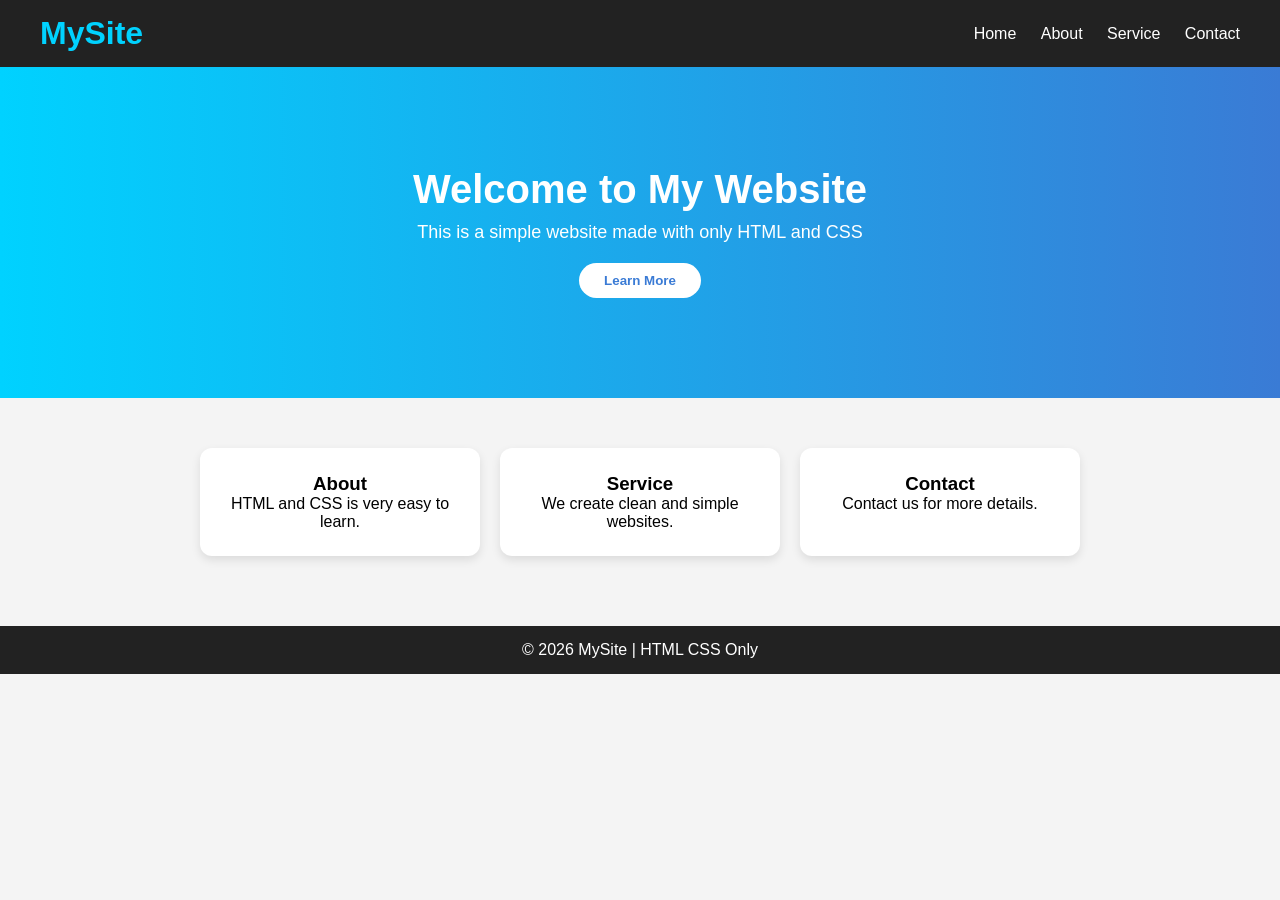
<file: demo.html>
<!DOCTYPE html>
<html lang="en">
<head>
    <meta charset="UTF-8">
    <meta name="viewport" content="width=device-width, initial-scale=1.0">
    <title>Simple Website</title>
    <link rel="stylesheet" href="style.css">
</head>
<body>

    <header>
        <h1 class="logo">MySite</h1>
        <nav>
            <a href="#">Home</a>
            <a href="#">About</a>
            <a href="#">Service</a>
            <a href="#">Contact</a>
        </nav>
    </header>

    <section class="hero">
        <h2>Welcome to My Website</h2>
        <p>This is a simple website made with only HTML and CSS</p>
        <button>Learn More</button>
    </section>

    <section class="about">
        <div class="box">
            <h3>About</h3>
            <p>HTML and CSS is very easy to learn.</p>
        </div>
        <div class="box">
            <h3>Service</h3>
            <p>We create clean and simple websites.</p>
        </div>
        <div class="box">
            <h3>Contact</h3>
            <p>Contact us for more details.</p>
        </div>
    </section>

    <footer>
        <p>© 2026 MySite | HTML CSS Only</p>
    </footer>

</body>
</html>
</file>
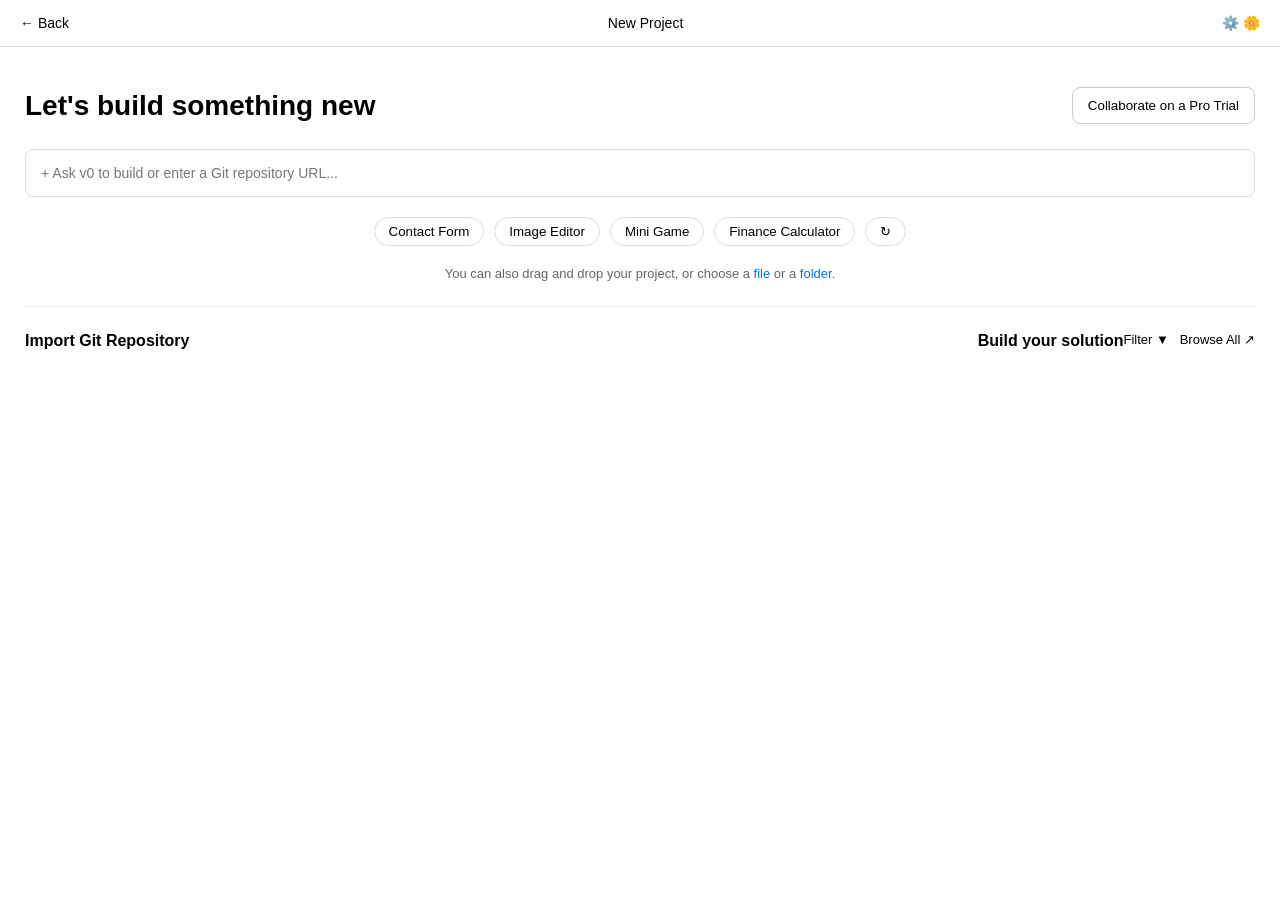
<file: vercel web.html>
<!DOCTYPE html>
<html lang="en">
<head>
  <meta charset="UTF-8">
  <meta name="viewport" content="width=device-width, initial-scale=1.0">
  <title>New Project - v0</title>
  <link rel="stylesheet" href="vercel.css">
</head>
<body>

  <div class="topbar">
    <div class="left">← Back</div>
    <div class="center">New Project</div>
    <div class="right">⚙️ 🌼</div>
  </div>

  <div class="container">
    <div class="header">
      <h1>Let's build something new</h1>
      <button class="pro">Collaborate on a Pro Trial</button>
    </div>

    <div class="input-box">
      + Ask v0 to build or enter a Git repository URL...
    </div>

    <div class="pills">
      <button>Contact Form</button>
      <button>Image Editor</button>
      <button>Mini Game</button>
      <button>Finance Calculator</button>
      <button>↻</button>
    </div>

    <p class="sub">You can also drag and drop your project, or choose a <span>file</span> or a <span>folder</span>.</p>

    <hr>

    <div class="bottom">
      <h2>Import Git Repository</h2>
      <h2>Build your solution <small>Filter ▼ &nbsp; Browse All ↗</small></h2>
    </div>

  </div>

</body>
</html>
</file>
<file: style.css>
* {
    margin: 0;
    padding: 0;
    box-sizing: border-box;
    font-family: Arial, sans-serif;
}

body {
    background: #f4f4f4;
}

header {
    background: #222;
    color: white;
    padding: 15px 40px;
    display: flex;
    justify-content: space-between;
    align-items: center;
}

.logo {
    color: #00d2ff;
}

nav a {
    color: white;
    text-decoration: none;
    margin-left: 20px;
}

nav a:hover {
    color: #00d2ff;
}

.hero {
    text-align: center;
    padding: 100px 20px;
    background: linear-gradient(to right, #00d2ff, #3a7bd5);
    color: white;
}

.hero h2 {
    font-size: 40px;
    margin-bottom: 10px;
}

.hero p {
    font-size: 18px;
    margin-bottom: 20px;
}

.hero button {
    padding: 10px 25px;
    border: none;
    background: white;
    color: #3a7bd5;
    font-weight: bold;
    border-radius: 20px;
    cursor: pointer;
}

.about {
    display: flex;
    justify-content: center;
    gap: 20px;
    padding: 50px 20px;
    flex-wrap: wrap;
}

.box {
    background: white;
    padding: 25px;
    width: 280px;
    text-align: center;
    border-radius: 12px;
    box-shadow: 0 4px 10px rgba(0,0,0,0.1);
}

footer {
    background: #222;
    color: white;
    text-align: center;
    padding: 15px;
    margin-top: 20px;
}

::grammar-error {
    height: 90pc;
    -webkit-animation: infinite;
    [
        hyphens: ::cue-region;
    ]
    user-select: none;

    iframe

    overflow: hidden;
    
    :invalid

}
</file>
<file: vercel.css>
* { margin:0; padding:0; box-sizing:border-box; font-family: Arial, sans-serif; }

.topbar {
  display:flex;
  justify-content:space-between;
  padding:15px 20px;
  border-bottom:1px solid #ddd;
  font-size:14px;
}

.container {
  padding:40px 25px;
}

.header {
  display:flex;
  justify-content:space-between;
  align-items:center;
}

.header h1 { font-size:28px; }

.pro {
  padding:10px 15px;
  border:1px solid #ccc;
  border-radius:8px;
  background:white;
  cursor:pointer;
}

.input-box {
  margin-top:25px;
  border:1px solid #ddd;
  padding:15px;
  border-radius:8px;
  color:#777;
  font-size:14px;
}

.pills {
  display:flex;
  justify-content:center;
  gap:10px;
  margin-top:20px;
}

.pills button {
  padding:6px 14px;
  border-radius:20px;
  border:1px solid #ddd;
  background:white;
  cursor:pointer;
}

.sub {
  text-align:center;
  margin-top:20px;
  font-size:13px;
  color:#666;
}
.sub span { color: #0070f3; cursor:pointer; }

hr { margin:25px 0; border:0; border-top:1px solid #eee; }

.bottom {
  display:flex;
  justify-content:space-between;
}
.bottom h2 { font-size:16px; }
.bottom small { font-weight:normal; font-size:13px; float:right; }
</file>
